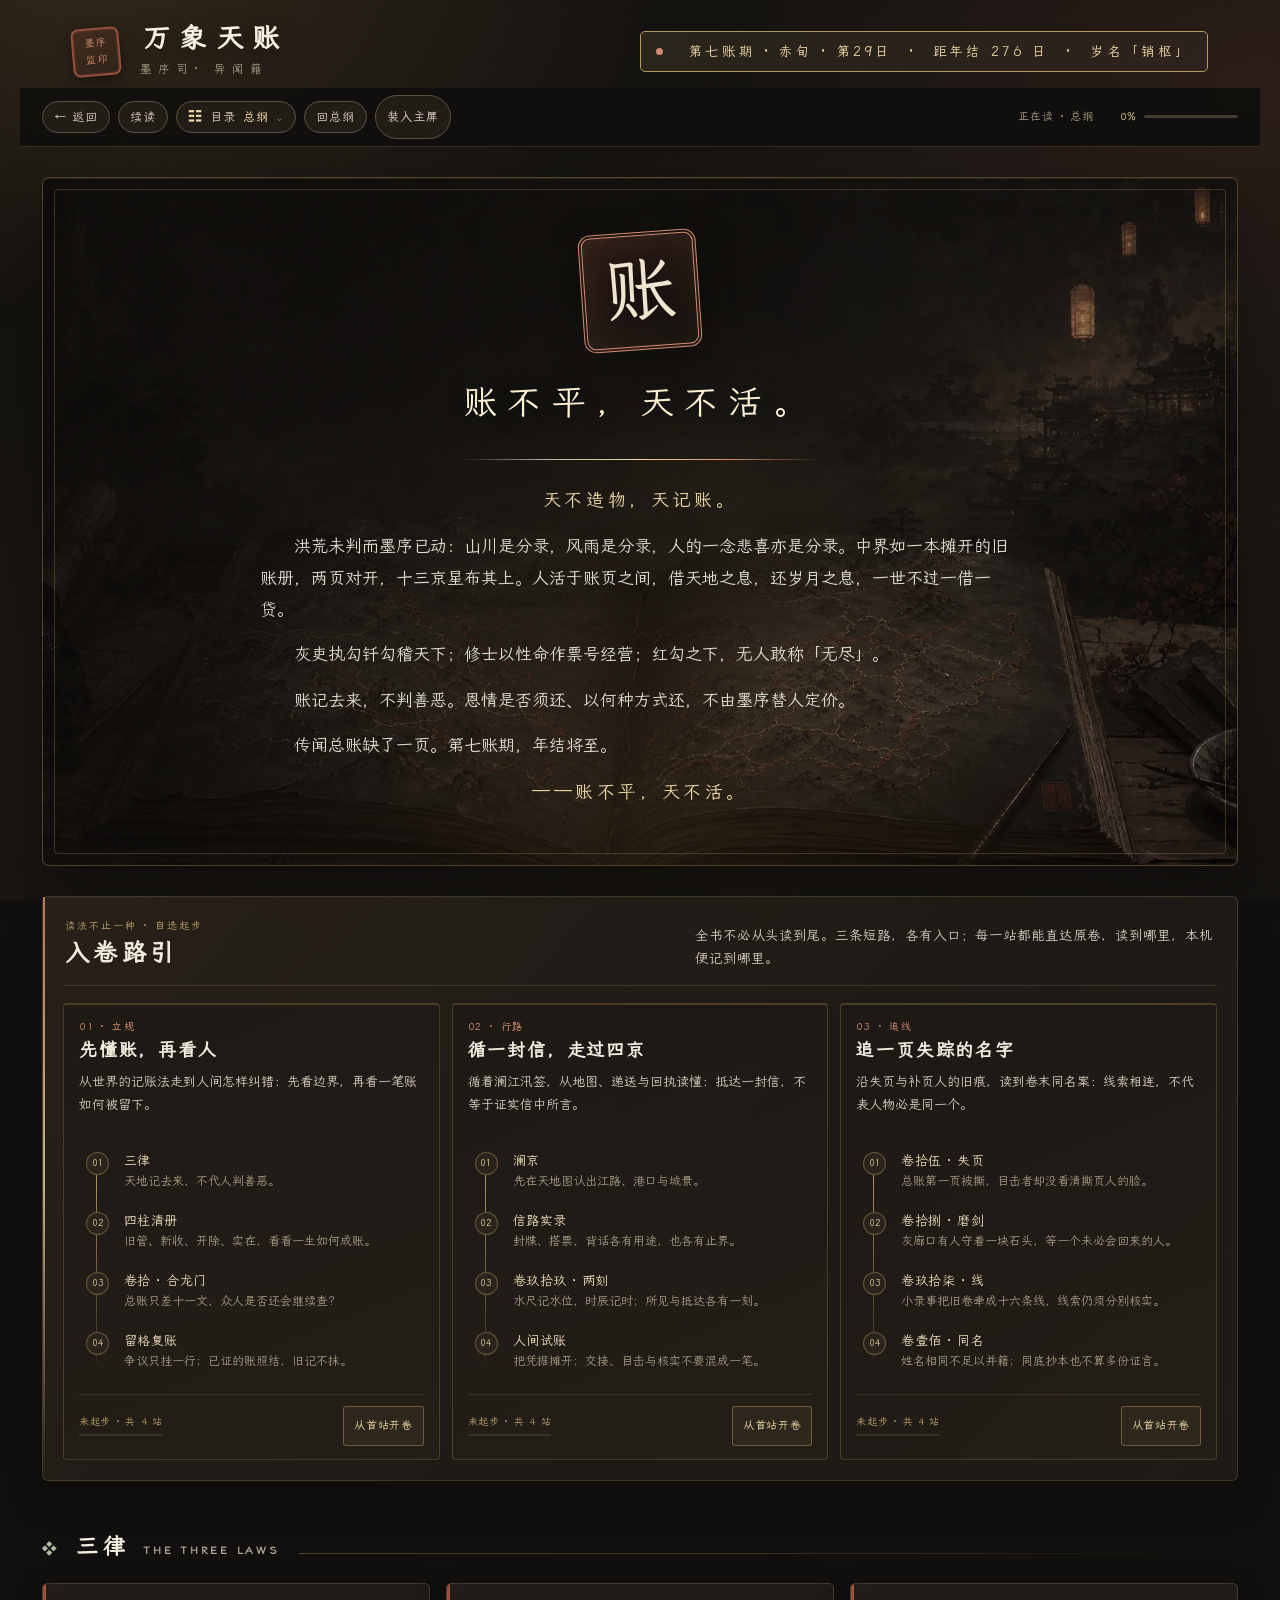
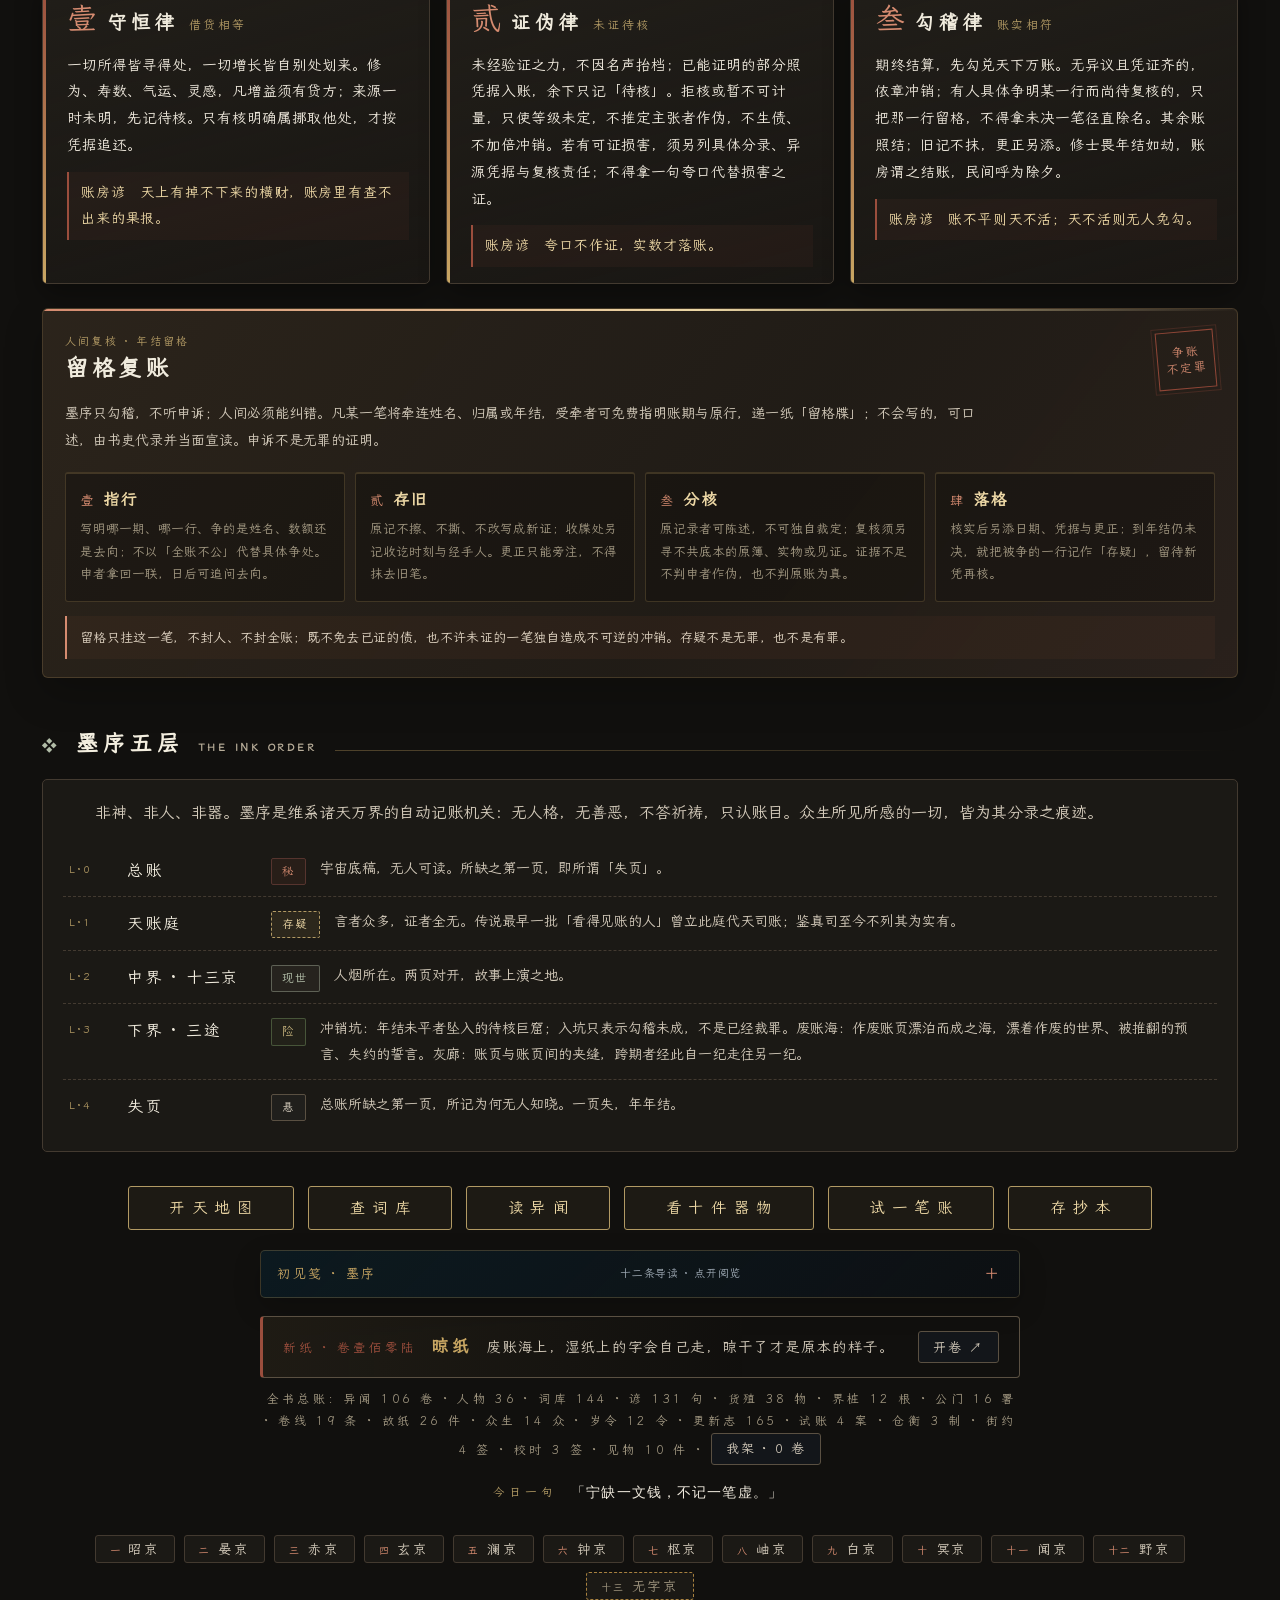
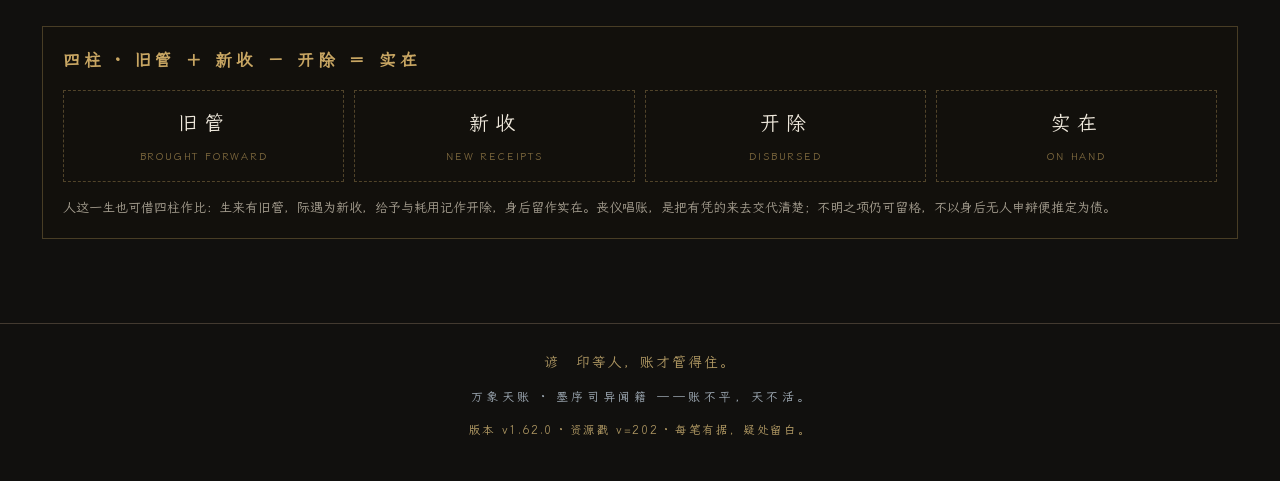
<file: index.html>
<!DOCTYPE html>
<html lang="zh-CN">
<head>
<meta charset="UTF-8">
<meta name="viewport" content="width=device-width, initial-scale=1.0, viewport-fit=cover">
<title>万象天账 · 墨序司异闻籍</title>
<meta name="description" content="原创世界观：天不造物，天记账。中界如摊开的账册，十三京星布其上；墨序执三律，灰吏勾天下，修士以性命作票号。">
<meta name="theme-color" content="#1a1815">
<meta name="apple-mobile-web-app-capable" content="yes">
<meta name="apple-mobile-web-app-status-bar-style" content="black">
<meta name="apple-mobile-web-app-title" content="万象天账">
<link rel="manifest" href="site.webmanifest">
<link rel="apple-touch-icon" sizes="180x180" href="assets/icons/apple-touch-icon.png">
<meta name="color-scheme" content="dark">
<meta property="og:title" content="万象天账 · 墨序司异闻籍">
<meta property="og:description" content="原创世界观：天不造物，天记账。中界如摊开的账册，十三京星布其上；墨序执三律，灰吏勾天下，修士以性命作票号。">
<meta property="og:type" content="website">
<meta property="og:locale" content="zh_CN">
<meta property="og:image" content="assets/ledger-cover.jpg">
<meta property="og:image:type" content="image/jpeg">
<meta property="og:image:width" content="1200">
<meta property="og:image:height" content="630">
<meta property="og:image:alt" content="星河与远山之间摊开的旧账册，纸上以朱线与金点标记十三京和道路。">
<meta name="twitter:card" content="summary_large_image">
<meta name="twitter:title" content="万象天账 · 墨序司异闻籍">
<meta name="twitter:description" content="原创世界观：天不造物，天记账。中界如摊开的账册，十三京星布其上。">
<meta name="twitter:image" content="assets/ledger-cover.jpg">
<meta name="twitter:image:alt" content="星河与远山之间摊开的旧账册，纸上以朱线与金点标记十三京和道路。">
<link rel="icon" href="data:image/svg+xml,%3Csvg xmlns='http://www.w3.org/2000/svg' viewBox='0 0 64 64'%3E%3Crect width='64' height='64' rx='10' fill='%2311100e'/%3E%3Crect x='8' y='8' width='48' height='48' rx='6' fill='none' stroke='%23c0402e' stroke-width='2'/%3E%3Ctext x='32' y='45' font-size='34' text-anchor='middle' fill='%23c8a35a' font-family='serif'%3E%E8%B4%A6%3C/text%3E%3C/svg%3E">
<!-- 自托管霞鹜文楷 Lite：页面无需依赖第三方字体/CDN，离线也能正确显示中文 -->
<link rel="stylesheet" href="assets/fonts/lxgwwenkailite-regular.css">
<link rel="stylesheet" href="assets/style.css?v=202">
</head>
<body>
<a class="skip-link" href="#main">跳至正文</a>
<noscript><div class="nosig">此站全篇依 JS 成册——请开 JavaScript 后入站。<br>本站纯静：离线双击 index.html 亦可读，无需服务器。</div></noscript>
<div class="grain" aria-hidden="true"></div>
<button type="button" id="backToTop" class="back-to-top" aria-label="回到卷首" title="回到卷首"><span aria-hidden="true">↑</span><i>卷首</i></button>

<header class="top">
  <div class="brand">
    <span class="brand-seal" aria-hidden="true"><span>墨序</span><span>监印</span></span>
    <div class="brand-t">
      <h1>万象天账</h1>
      <p>墨序司· 异闻籍</p>
    </div>
  </div>
  <div class="era" id="eraBadge"><i></i>第七账期 · 未结</div>
</header>

<div class="reader-tools" id="readerTools" role="region" aria-label="阅读工具">
  <button type="button" id="readerBack" class="reader-tool" aria-label="返回上一页">← 返回</button>
  <button type="button" id="readerContinue" class="reader-tool" disabled>续读</button>
  <div class="toc-control" id="tocControl">
    <button type="button" id="desktopTocTrigger" class="reader-tool toc-trigger" aria-label="打开篇目目录，当前为总纲" aria-haspopup="true" aria-expanded="false" aria-controls="nav">
      <span aria-hidden="true">☷</span><span>目录</span><span id="desktopTocCurrent">总纲</span><span class="toc-chevron" aria-hidden="true">⌄</span>
    </button>
    <nav class="nav" id="nav" aria-label="篇目目录" aria-hidden="true">
      <button data-goto="home" class="on">总纲</button>
      <button data-goto="map">天地图</button>
      <button data-goto="relay">信路</button>
      <button data-goto="power">力量等级</button>
      <button data-goto="trial">人间试账</button>
      <button data-goto="beings">众生谱</button>
      <button data-goto="characters">人物志</button>
      <button data-goto="network">关系网</button>
      <button data-goto="timeline">历纪</button>
      <button data-goto="suiling">岁令</button>
      <button data-goto="lexicon">词库</button>
      <button data-goto="shiju">拾句</button>
      <button data-goto="find" title="全书检索 · 快捷键 /">索引</button>
      <button data-goto="goods">货殖</button>
      <button data-goto="artifacts">见物</button>
      <button data-goto="life">街巷</button>
      <button data-goto="stakes">界桩</button>
      <button data-goto="organs">公门</button>
      <button data-goto="docs">故纸</button>
      <button data-goto="stories">异闻</button>
      <button data-goto="updates">更新志</button>
    </nav>
  </div>
  <button type="button" class="reader-tool" data-goto="home">回总纲</button>
  <button type="button" id="installAppBtn" class="reader-tool install-app-tool" aria-haspopup="dialog" aria-controls="installDialog" title="添加到主屏幕"><span class="install-label-short">＋ 主屏</span><span class="install-label-long">装入主屏</span></button>
  <span class="reader-position" id="readerPosition">总纲 · 尚未开卷</span>
  <span class="reader-percent" id="readerPercent">0%</span>
  <span class="reader-track" aria-hidden="true"><i id="readerTrackFill"></i></span>
</div>
<div class="mobile-nav" id="mobileNav">
  <button type="button" class="mobile-back" id="mobileBack" aria-label="返回上一页" title="返回上一页">
    <span aria-hidden="true">‹</span>返回
  </button>
  <span class="mobile-nav-label" aria-hidden="true">篇目</span>
  <div class="mobile-picker" id="mobilePicker">
    <button type="button" class="mobile-picker-trigger" id="mobilePageTrigger" aria-label="选择篇目，当前为总纲" aria-haspopup="menu" aria-expanded="false" aria-controls="mobilePagePopover">
      <span class="mobile-page-current" id="mobilePageCurrent">总纲</span>
      <span class="mobile-picker-chevron" aria-hidden="true"></span>
    </button>
    <div class="mobile-page-popover" id="mobilePagePopover" aria-hidden="true">
      <div class="mobile-menu-head">
        <div><strong>篇目目录</strong><span id="mobilePageCount">上下滑动 · 共二十一篇</span></div>
        <button type="button" id="mobileMenuClose" aria-label="关闭篇目目录">×</button>
      </div>
      <div class="mobile-page-menu" id="mobilePageMenu" role="menu" aria-label="选择篇目"></div>
    </div>
  </div>
</div>

<main id="main">

  <!-- ================= 总纲 ================= -->
  <section id="pg-home" class="page on">
    <div class="hero">
      <div class="hero-mark" aria-hidden="true">账</div>
      <h2 class="motto" id="homeMotto"></h2>
      <div class="hero-rule"></div>
      <div class="preamble" id="homePre"></div>
    </div>
    <section class="reading-routes" aria-labelledby="readingRoutesTitle">
      <div class="reading-routes-head">
        <div><span class="reading-routes-kicker">读法不止一种 · 自选起步</span><h3 id="readingRoutesTitle">入卷路引</h3></div>
        <p>全书不必从头读到尾。三条短路，各有入口；每一站都能直达原卷，读到哪里，本机便记到哪里。</p>
      </div>
      <div class="reading-route-grid" id="readingRouteGrid" role="group" aria-label="三条主题阅读路径"></div>
    </section>
    <h3 class="sec-title"><span>三律</span><em>THE THREE LAWS</em></h3>
    <div class="laws" id="laws"></div>
    <section class="review-panel" id="reviewPanel" aria-labelledby="reviewTitle">
      <div class="review-head"><div><span class="review-kicker">人间复核 · 年结留格</span><h3 id="reviewTitle">留格复账</h3></div><span class="review-seal">争账<br>不定罪</span></div>
      <p class="review-intro" id="reviewIntro"></p>
      <ol class="review-flow" id="reviewFlow" aria-label="留格复账四步"></ol>
      <p class="review-boundary" id="reviewBoundary"></p>
    </section>
    <h3 class="sec-title"><span>墨序五层</span><em>THE INK ORDER</em></h3>
    <div class="moxu" id="moxu"></div>
    <div class="entry-btns">
      <button data-goto="map">开天地图</button>
      <button data-goto="lexicon">查词库</button>
      <button data-goto="stories">读异闻</button>
      <button data-goto="artifacts">看十件器物</button>
      <button data-goto="trial">试一笔账</button>
      <button id="bibleBtnHome">存抄本</button>
    </div>
    <details id="firstGuide" class="first-guide">
      <summary class="fg-summary"><span>初见笺 · 墨序</span><span class="fg-summary-note">十二条导读 · 点开阅览</span></summary>
      <p class="fg-line">这个世界，凡有点者皆可点：</p>
      <ul>
        <li>正文里字下点金 → 入词库、入人物志、入京卷宗；</li>
        <li>图上点京、点道、点桩 → 就地开卷宗桩签；</li>
        <li>信路页辨封牒、搭票、背话：回执能证交接，不替来文作真；</li>
        <li>人物卡点开弹出详传；传内另点「看关系网」，画像可全屏细看；</li>
        <li>异闻卷尾三签：岁令、谱、线——点「线」只展这一条线的卷；</li>
        <li>公门与故纸里的卷号 → 直回该桩公案；</li>
        <li>卷首 ★ → 收卷入自家架上（存你本机）；卷目旁「我架」一签，只看收过的。</li>
        <li>人间试账诸案：逐策看贷方、借方与余账，点京名可回天地图。</li>
        <li>货殖页「仓衡三制」：切换丰年、青黄、水患，看三种仓的粮如何过账。</li>
        <li>街巷日用页切换赠、借、共签：对照巷牌原记与止界，不把人情自动记作欠债。</li>
        <li>见物页十件器具各归一域：看它留下什么痕，也看它不能替谁作证。</li>
        <li>更新志页「存抄本」——整部书当场抄成一部抄本带走，不经网络。</li>
      </ul>
      <p class="fg-tip">全书二十一篇，索引二十一源。收讫入站。</p>
    </details>
    <article class="ns-card" id="newestStory" hidden></article>
    <p class="home-tally" id="homeTally"></p>
    <p class="home-today" id="todayLine"></p>
    <div class="city-strip" id="cityStrip" aria-label="十三京星带"></div>
  </section>

  <!-- ================= 天地图================= -->
  <section id="pg-map" class="page">
    <h3 class="sec-title"><span>天地图</span><em>THE WORLD LEDGER</em></h3>
    <p class="lead" id="mapLead"></p>
    <div class="map-flex">
      <div class="map-wrap">
        <svg id="mapSvg" viewBox="0 0 1000 760" role="group" aria-label="可交互中界账图。使用 Tab 浏览京、道路、桥、地标、地物与界桩，按回车查看对应图文卷宗。"></svg>
      </div>
      <aside id="cityDetail" class="city-detail" aria-live="polite"></aside>
    </div>
    <div class="map-legend" id="mapLegend"></div>
    <section class="map-atlas" aria-labelledby="mapAtlasTitle">
      <div class="map-atlas-head">
        <div><span class="map-atlas-kicker">图景先行 · 图不代替实测</span><h4 id="mapAtlasTitle">中界地图图志</h4></div>
        <p>京城、道桥、页外地物、地标与界桩的图景并列收在这里。选一张，即在上方地图卷宗中展开对应设定。</p>
      </div>
      <div class="map-atlas-filters" id="mapAtlasFilters" role="group" aria-label="筛选地图图志类别"></div>
      <p class="map-atlas-count" id="mapAtlasCount" aria-live="polite"></p>
      <div class="map-atlas-grid" id="mapAtlasGrid" role="group" aria-label="选择图景，在地图卷宗中查看"></div>
      <p class="map-atlas-foot">所有图景均为世界意象；不作实测图、方位、道里、边界或案情凭据。相同图景的复用关系会在卷宗图说中明示。</p>
    </section>
  </section>

  <!-- ================= 信路 ================= -->
  <section id="pg-relay" class="page">
    <h3 class="sec-title"><span>信路</span><em>MESSAGES IN MOTION</em></h3>
    <p class="lead" id="relayLead"></p>
    <div class="relay-tabs" id="relayTabs" role="group" aria-label="选择递信方式"></div>
    <div class="relay-panel" id="relayPanel" aria-live="polite"></div>
    <h3 class="sec-title"><span>一封汛签</span><em>THE HAND-TO-HAND ROUTE</em></h3>
    <p class="lead" id="relayCaseLead"></p>
    <div class="relay-case" id="relayCase"></div>
    <p class="relay-after" id="relayAfter"></p>
    <p class="relay-case-link" id="relayCaseLink"></p>
  </section>

  <!-- ================= 关系网================= -->
  <section id="pg-network" class="page">
    <h3 class="sec-title"><span>关系网</span><em>THE DEBT WEB</em></h3>
    <p class="lead" id="networkLead"></p>
    <div class="net-flex">
      <p class="net-scroll-note"><span aria-hidden="true">↔</span>横向滑动，查看整张关系网</p>
      <div class="net-wrap">
        <svg id="netSvg" viewBox="0 0 1000 760" role="group" aria-label="可交互人物关系网。使用 Tab 浏览人物与连线，按回车查看关系。坐标与天地图同格。"></svg>
      </div>
      <aside id="netDetail" class="net-detail" aria-live="polite"></aside>
      <div class="net-legend" id="netLegend"></div>
    </div>
  </section>

  <!-- ================= 力量等级 ================= -->
  <section id="pg-power" class="page">
    <h3 class="sec-title"><span>境界九阶</span><em>NINE LEDGERS</em></h3>
    <p class="lead" id="powerIntro"></p>
    <div class="levels" id="levels"></div>
    <h3 class="sec-title"><span>鉴真五问</span><em>THE FIVE INQUIRIES</em></h3>
    <p class="lead" id="falsifyIntro"></p>
    <div class="falsify" id="falsify"></div>
    <p class="verdict" id="falsifyEnd"></p>
    <h3 class="sec-title"><span>落账判语</span><em>CLAIM CHECKER</em></h3>
    <p class="lead">把主张写上秤，鉴真司按五问核范围：已证处估级，未证处留待；这杆秤称主张，不称人，不因空格追债或冲销。</p>
    <div class="judge">
      <div class="judge-in">
        <input id="judgeInput" type="text" placeholder="例：我一拳能打爆整座城 / 我法力无尽，万法不侵……" aria-label="输入战力宣称">
        <button id="judgeGo">上秤</button>
      </div>
      <div class="judge-samples" id="judgeSamples"></div>
      <div class="judge-out" id="judgeOut" aria-live="polite"><p class="judge-idle">衙前秤闲。写一句，称一称。</p></div>
    </div>
    <h3 class="sec-title"><span>四柱清册</span><em>THE FOUR PILLARS</em></h3>
    <p class="lead" id="fourIntro"></p>
    <div class="four-box" id="fourBox"></div>
  </section>

  <!-- ================= 人间试账 ================= -->
  <section id="pg-trial" class="page">
    <h3 class="sec-title"><span>人间试账</span><em>HUMAN LEDGERS</em></h3>
    <p class="lead" id="trialIntro"></p>
    <p class="trial-note">这里没有无代价的捷径，也没有替你选好的善恶。每一笔都摊开来路、去处与余账；选过之后，仍可改选。</p>
    <div class="trial-grid" id="trialGrid"></div>
  </section>

  <!-- ================= 众生谱================= -->
  <section id="pg-beings" class="page">
    <h3 class="sec-title"><span>众生谱</span><em>BEINGS</em></h3>
    <p class="lead">公门、修士、众生、异物、邪路是编目，不是善恶高下；痕浅、异相或传闻，都不能作过错与债据。点选门类，各看其账。</p>
    <div class="chips" id="beingTabs"></div>
    <div class="being-grid" id="beingGrid"></div>
  </section>

  <!-- ================= 人物志================= -->
  <section id="pg-characters" class="page">
    <h3 class="sec-title"><span>人物志</span><em>CHARACTERS</em></h3>
    <p class="lead" id="charsLead">此册以人为账。凡立传者必有账缝——那是灰吏最爱收的地方。</p>
    <div class="chips" id="charTabs"></div>
    <div class="being-grid" id="charGrid"></div>
  </section>

  <!-- ================= 历纪 ================= -->
  <section id="pg-timeline" class="page">
    <h3 class="sec-title"><span>历纪</span><em>ERAS</em></h3>
    <p class="lead unit" id="tlUnit"></p>
    <div class="tl" id="tlList"></div>
    <h3 class="sec-title"><span>三签校时</span><em>OBSERVATION · CLOCK · STAR</em></h3>
    <p class="lead" id="observatoryLead"></p>
    <div class="observatory-feature" id="observatoryFeature">
      <figure class="observatory-figure">
        <img src="assets/three-seal-observatory.webp" alt="原创三签台校时构想图：左侧照影环、中央星球仪、右侧平水漏与小钟铃分别示意三类读数，并非一具统一总钟。" width="1536" height="1024" loading="lazy" decoding="async">
        <figcaption>三签台校时机理合绘 · 非统一总钟</figcaption>
      </figure>
      <div class="observatory-reader">
        <p class="observatory-motto" id="observatoryMotto"></p>
        <div class="chips observatory-tabs" id="observatoryTabs" role="group" aria-label="查看三种观时签"></div>
        <article class="observatory-panel" id="observatoryPanel" aria-live="polite"></article>
      </div>
    </div>
    <div class="observatory-rules" id="observatoryRules"></div>
    <div class="observatory-case" id="observatoryCase">
      <div class="observatory-case-head">
        <div><span class="daily-kicker">案牍对读 · 卷玖拾玖《两刻》</span><h4 id="observatoryCaseTitle"></h4></div>
        <span class="observatory-case-place" id="observatoryCasePlace"></span>
      </div>
      <p class="observatory-case-intro" id="observatoryCaseIntro"></p>
      <div class="chips observatory-case-steps" id="observatoryCaseSteps" role="group" aria-label="选择汛情时序记录"></div>
      <article class="observatory-case-panel" id="observatoryCasePanel" aria-live="polite"></article>
      <p class="observatory-conclusion" id="observatoryConclusion"></p>
      <button class="office-link observatory-volume-link" id="observatoryVolumeLink" type="button"></button>
    </div>
    <p class="observatory-boundary" id="observatoryBoundary"></p>
    <p class="observatory-source" id="observatorySource"></p>
    <h3 class="sec-title"><span>甲子账牌</span><em>THE SIXTY TALLIES</em></h3>
    <p class="lead" id="jiaziLead"></p>
    <div class="jiazi-box" id="jiaziBox"></div>
  </section>

  <!-- ================= 岁令 ================= -->
  <section id="pg-suiling" class="page">
    <h3 class="sec-title"><span>岁令</span><em>THE YEAR'S ORDERS</em></h3>
    <p class="lead" id="suilingLead"></p>
    <p class="pre" id="suilingPre"></p>
    <div class="suiling-grid" id="suilingGrid"></div>
    <p class="tail-note" id="suilingTail"></p>

  </section>

  <!-- ================= 词库 ================= -->
  <section id="pg-lexicon" class="page">
    <h3 class="sec-title"><span>词库</span><em>LEXICON</em></h3>
    <div class="lex-tools">
      <input id="lexSearch" type="search" placeholder="搜：账 / 金沟 / 勾钎 / 失页 / 除夜钟……" aria-label="搜索词条">
      <div class="chips" id="lexChips"></div>
    </div>
    <p class="count" id="lexCount"></p>
    <div class="lex-list" id="lexList"></div>
  </section>

  <!-- ================= 拾句 ================= -->
  <section id="pg-shiju" class="page">
    <h3 class="sec-title"><span>拾句</span><em>INK &amp; GOLD</em></h3>
    <p class="lead" id="shijuLead"></p>
    <p class="pre" id="shijuPre"></p>
    <h3 class="sec-title"><span>账房谚</span><em>KEEPER SAYINGS</em></h3>
    <div id="shijuSay"></div>
    <h3 class="sec-title"><span>京谚</span><em>CITY SAYINGS</em></h3>
    <p class="lead">十三京，一京一句。点一句，进那座城的卷宗。</p>
    <div class="shiju-city" id="shijuCity"></div>
    <h3 class="sec-title"><span>岁令</span><em>THE YEAR'S ORDERS</em></h3>
    <div id="shijuSuiling"></div>
    <h3 class="sec-title"><span>卷尾</span><em>STORY TAILS</em></h3>
    <div id="shijuTails"></div>
  </section>

  <!-- ================= 索引 ================= -->
  <section id="pg-find" class="page">
    <h3 class="sec-title"><span>索引</span><em>THE INDEX</em></h3>
    <p class="lead" id="findLead"></p>
    <div class="find-tools">
      <input id="findSearch" type="search" placeholder="搜：灶君 / 失页 / 晏京；空格可并列检索" aria-label="全书检索" autocomplete="off">
      <button class="chip find-clear" id="findClear" type="button" aria-label="清空检索">清空</button>
    </div>
    <div class="find-quick" id="findQuick" aria-label="试试这些检索词"></div>
    <div class="chips find-sources" id="findSources" role="group" aria-label="按卷宗来源筛选"></div>
    <p class="count" id="findStats"></p>
    <p class="count" id="findCount" aria-live="polite"></p>
    <div class="find-list" id="findList" aria-live="polite"></div>
    <button class="chip find-more" id="findMore" type="button" hidden>再展四十笔</button>
  </section>

  <!-- ================= 货殖 ================= -->
  <section id="pg-goods" class="page">
    <h3 class="sec-title"><span>货殖</span><em>GOODS OF THE LEDGER</em></h3>
    <p class="lead" id="goodsLead"></p>
    <div class="chips" id="goodsTabs"></div>
    <div class="being-grid" id="goodsGrid"></div>
    <h3 class="sec-title"><span>仓衡三制</span><em>THE GRAIN LEDGERS</em></h3>
    <p class="lead" id="granaryIntro"></p>
    <div class="chips granary-modes" id="granaryModes" role="group" aria-label="选择仓务情境"></div>
    <div class="granary-panel" id="granaryPanel" aria-live="polite"></div>
    <div class="granary-stores" id="granaryStores"></div>
  </section>

  <!-- ================= 见物 ================= -->
  <section id="pg-artifacts" class="page">
    <h3 class="sec-title"><span>见物</span><em>TEN THINGS, TEN LIMITS</em></h3>
    <p class="lead artifact-intro" id="artifactLead"></p>
    <blockquote class="artifact-principle" id="artifactPrinciple"></blockquote>
    <div class="artifact-grid" id="artifactGrid" role="region" aria-label="十件原创世界观器物"></div>
  </section>

  <!-- ================= 界桩志================= -->
  <section id="pg-life" class="page">
    <h3 class="sec-title"><span>人间日用</span><em>LIFE BETWEEN LEDGERS</em></h3>
    <p class="lead" id="lifeLead"></p>
    <div class="daily-scene" id="dailyScene"></div>
    <h3 class="sec-title"><span>巷约诸签</span><em>GIFT · LOAN · COMMON WORK · HELD</em></h3>
    <p class="lead daily-lead">把送出的、暂借的、合力做的分开写；记下事实，不替任何人把人情改成债。</p>
    <div class="chips daily-tabs" id="dailyTabs" role="group" aria-label="选择巷约样式"></div>
    <div class="daily-panel" id="dailyPanel" aria-live="polite"></div>
    <p class="daily-note" id="dailyNote"></p>
  </section>

  <section id="pg-stakes" class="page">
    <h3 class="sec-title"><span>界桩志</span><em>STAKES AT THE EDGE</em></h3>
    <p class="lead" id="stakeLead"></p>
    <div class="chips" id="stakeTabs"></div>
    <div class="being-grid" id="stakeList"></div>
  </section>

  <!-- ================= 公门表 ================= -->
  <section id="pg-organs" class="page">
    <h3 class="sec-title"><span>公门表</span><em>THE OFFICES</em></h3>
    <p class="lead" id="organLead"></p>
    <div class="being-grid" id="organGrid"></div>
  </section>

  <!-- ================= 故纸 ================= -->
  <section id="pg-docs" class="page">
    <h3 class="sec-title"><span>故纸</span><em>OLD PAPERS</em></h3>
    <p class="lead" id="docLead"></p>
    <div class="being-grid" id="docGrid"></div>
  </section>

  <!-- ================= 异闻 ================= -->
  <section id="pg-stories" class="page">
    <h3 class="sec-title"><span id="storiesTitle">异闻</span><em>WANDER STORIES</em></h3>
    <p class="lead" id="storyLead"></p>
    <div class="chips" id="arcChips" aria-label="按异闻卷线筛选"></div>
    <p class="count" id="arcTip"></p>
    <div class="chips" id="storyTools"></div>
    <div class="story-list" id="storyList"></div>
  </section>

  <!-- ================= 更新志================= -->
  <section id="pg-updates" class="page">
    <h3 class="sec-title"><span>更新志</span><em>LOG</em></h3>
    <p class="chips"><button class="chip" id="bibleBtn" title="浏览器本地生成，不经过网络">存抄本 · 把整部书抄成一部可带走的抄本</button></p>
    <p class="lead">此簿按版归档：首档开着，余档皆合——点一张版本牌，展一版账。</p>
    <div id="updList"></div>
    <h3 class="sec-title"><span>溯源簿</span><em>WHAT INSPIRED WHAT</em></h3>
    <div class="trace" id="traceList"></div>
    <p class="note" id="traceNote"></p>
  </section>

</main>

<dialog id="characterDialog" class="character-dialog" aria-labelledby="characterDialogTitle">
  <button type="button" id="characterDialogClose" class="dialog-close" aria-label="关闭人物详传">×</button>
  <div id="characterDialogContent"></div>
</dialog>
<dialog id="portraitDialog" class="portrait-dialog" aria-label="人物画像全屏查看">
  <button type="button" id="portraitDialogClose" class="dialog-close" aria-label="关闭画像">×</button>
  <figure><img id="portraitViewerImage" alt=""><figcaption id="portraitViewerCaption"></figcaption></figure>
</dialog>
<dialog id="installDialog" class="install-dialog" aria-labelledby="installDialogTitle">
  <div class="install-dialog-head">
    <img src="assets/icons/app-192.png" alt="" width="54" height="54">
    <div><p>万象天账 · 便携开卷</p><h2 id="installDialogTitle">把这册书放在主屏</h2></div>
    <button type="button" id="installDialogClose" aria-label="关闭安装说明">×</button>
  </div>
  <p class="install-dialog-intro">从主屏打开，便如一册独立应用；首次联网后，本册也可离线阅读。</p>
  <ol id="installSteps" class="install-steps"></ol>
  <p class="install-dialog-note" id="installDialogNote">添加后，点新图标即可开卷。阅读位置保存在本机。</p>
  <button type="button" id="installDialogDone" class="install-done">知道了</button>
</dialog>

<footer class="foot">
  <p class="ticker" id="ticker" aria-live="off"></p>
  <p class="footline">万象天账 · 墨序司异闻籍 ——账不平，天不活。</p>
  <p class="ver">版本 v1.62.0 · 资源戳 v=202 · 每笔有据，疑处留白。</p>
</footer>

<script src="data/core.js?v=202"></script>
<script src="data/cities.js?v=202"></script>
<script src="data/places.js?v=202"></script>
<script src="data/beings.js?v=202"></script>
<script src="data/timeline.js?v=202"></script>
<script src="data/suiling.js?v=202"></script>
<script src="data/organs.js?v=202"></script>
<script src="data/arcs.js?v=202"></script>
<script src="data/docs.js?v=202"></script>
<script src="data/lexicon.js?v=202"></script>
  <script src="data/sayings.js?v=202"></script>
  <script src="data/goods.js?v=202"></script>
  <script src="data/stakes.js?v=202"></script>
<script src="data/stories.js?v=202"></script>
<script src="data/characters.js?v=202"></script>
<script src="data/relations.js?v=202"></script>
<script src="data/updates.js?v=202"></script>
<script src="data/trials.js?v=202"></script>
<script src="data/granaries.js?v=202"></script>
<script src="data/relay.js?v=202"></script>
<script src="data/daily.js?v=202"></script>
<script src="data/observatory.js?v=202"></script>
<script src="data/artifacts.js?v=202"></script>
<script src="assets/app.js?v=202"></script>
</body>
</html>
</file>
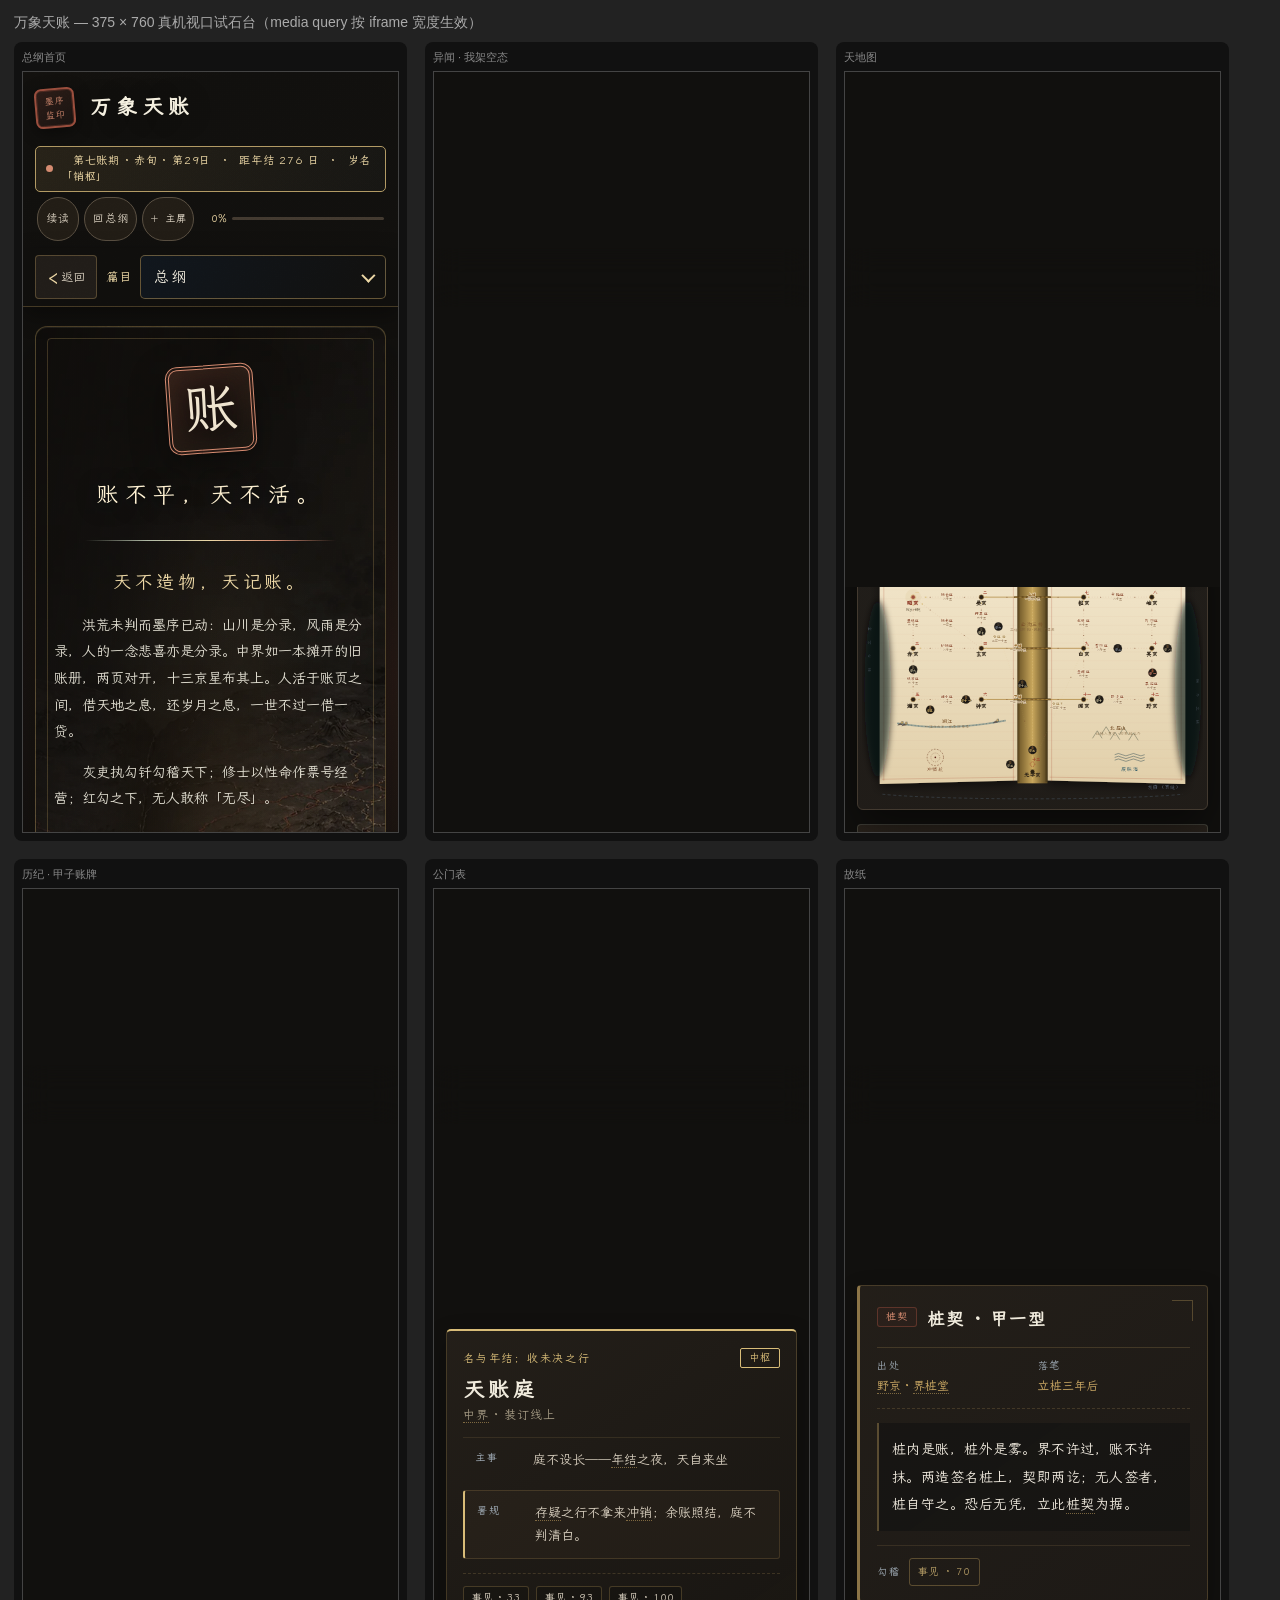
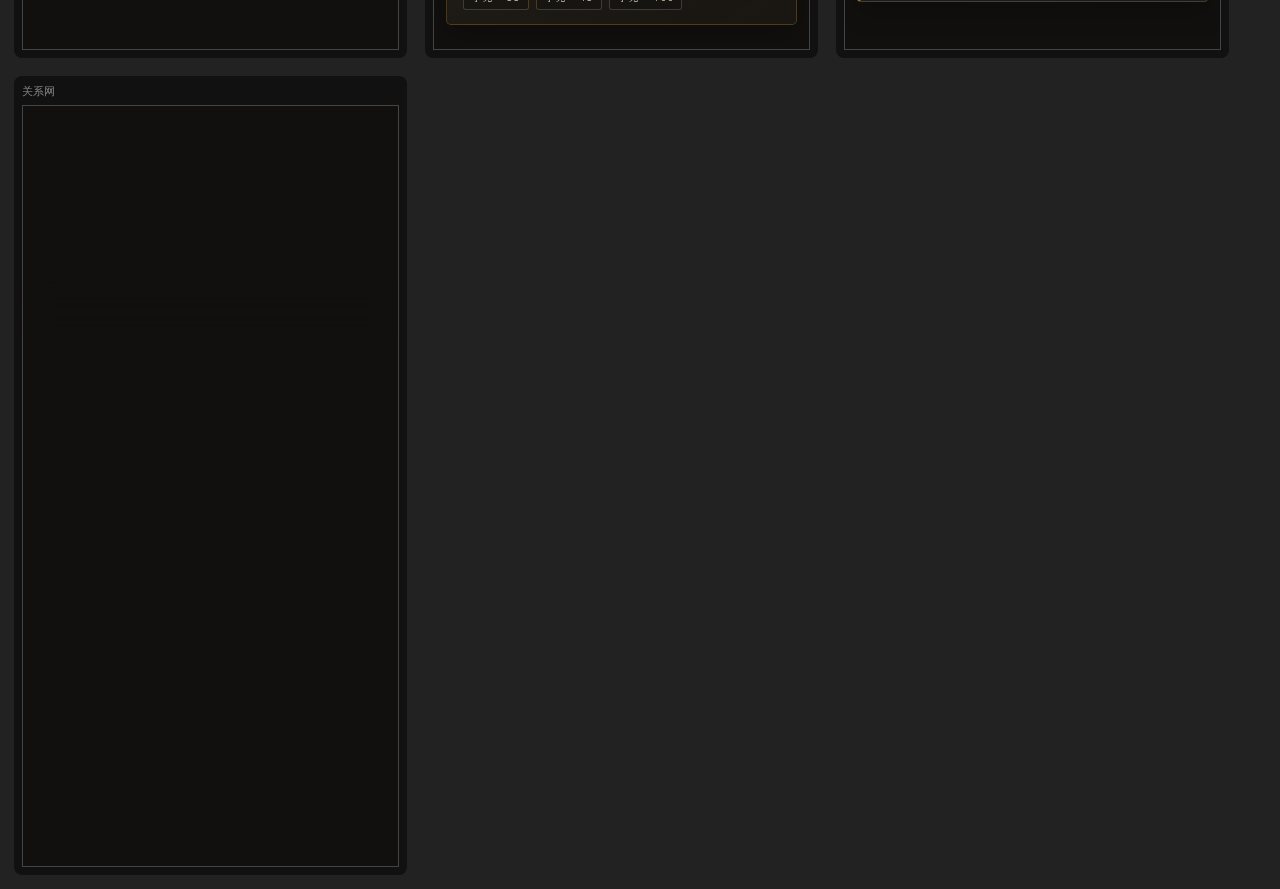
<file: previews/_试石台_375.html>
<!DOCTYPE html>
<html lang="zh-CN">
<head>
<meta charset="UTF-8">
<title>万象天账 · 375px 真机试石台</title>
<style>
  body{margin:0;background:#222;font-family:sans-serif;color:#aaa;padding:14px}
  h1{font-size:14px;font-weight:400;margin:0 0 10px}
  .frame-row{display:flex;gap:18px;align-items:flex-start;flex-wrap:wrap}
  .cell{background:#111;padding:8px;border-radius:8px}
  .cell b{display:block;font-size:11px;color:#888;margin-bottom:6px;font-weight:400}
  iframe{width:375px;height:760px;border:1px solid #444;background:#0b0e12;display:block}
</style>
</head>
<body>
  <h1>万象天账 — 375 × 760 真机视口试石台（media query 按 iframe 宽度生效）</h1>
  <div class="frame-row">
    <div class="cell"><b>总纲首页</b><iframe src="../index.html?m1#home"></iframe></div>
    <div class="cell"><b>异闻 · 我架空态</b><iframe src="../index.html?m2#stories"></iframe></div>
    <div class="cell"><b>天地图</b><iframe src="../index.html?m3#map"></iframe></div>
  </div>
  <div class="frame-row" style="margin-top:18px">
    <div class="cell"><b>历纪 · 甲子账牌</b><iframe src="../index.html?m4#timeline"></iframe></div>
    <div class="cell"><b>公门表</b><iframe src="../index.html?m5#organs"></iframe></div>
    <div class="cell"><b>故纸</b><iframe src="../index.html?m6#docs"></iframe></div>
    <div class="cell"><b>关系网</b><iframe src="../index.html?m7#network"></iframe></div>
  </div>
</body>
</html>
</file>
<file: assets/fonts/lxgwwenkailite-regular.css>
/* LXGW WenKai Lite [4] */
@font-face {
  font-family: 'LXGW WenKai Lite';
  font-style: normal;
  font-weight: 400;
  font-display: swap;
  src: url('./files/lxgwwenkailite-regular-subset-4.woff2') format('woff2');
  unicode-range: U+1f1e9-1f1f5, U+1f1f7-1f1ff, U+1f21a, U+1f232, U+1f234-1f237, U+1f250-1f251, U+1f300, U+1f302-1f308, U+1f30a-1f311, U+1f315, U+1f319-1f320, U+1f324, U+1f327, U+1f32a, U+1f32c-1f32d, U+1f330-1f357, U+1f359-1f37e
}
/* LXGW WenKai Lite [5] */
@font-face {
  font-family: 'LXGW WenKai Lite';
  font-style: normal;
  font-weight: 400;
  font-display: swap;
  src: url('./files/lxgwwenkailite-regular-subset-5.woff2') format('woff2');
  unicode-range: U+fee3, U+fef3, U+ff03-ff04, U+ff07, U+ff0a, U+ff17-ff19, U+ff1c-ff1d, U+ff20-ff3a, U+ff3c, U+ff3e-ff5b, U+ff5d, U+ff61-ff65, U+ff67-ff6a, U+ff6c, U+ff6f-ff78, U+ff7a-ff7d, U+ff80-ff84, U+ff86, U+ff89-ff8e, U+ff92, U+ff97-ff9b, U+ff9d-ff9f, U+ffe0-ffe4, U+ffe6, U+ffe9, U+ffeb, U+ffed, U+fffc, U+1f004, U+1f170-1f171, U+1f192-1f195, U+1f198-1f19a, U+1f1e6-1f1e8
}
/* LXGW WenKai Lite [6] */
@font-face {
  font-family: 'LXGW WenKai Lite';
  font-style: normal;
  font-weight: 400;
  font-display: swap;
  src: url('./files/lxgwwenkailite-regular-subset-6.woff2') format('woff2');
  unicode-range: U+f0a7, U+f0b2, U+f0b7, U+f0c9, U+f0d8, U+f0da, U+f0dc-f0dd, U+f0e0, U+f0e6, U+f0eb, U+f0fc, U+f101, U+f104-f105, U+f107, U+f10b, U+f11b, U+f14b, U+f18a, U+f193, U+f1d6-f1d7, U+f244, U+f27a, U+f296, U+f2ae, U+f471, U+f4b3, U+f610-f611, U+f880-f881, U+f8ec, U+f8f5, U+f8ff, U+f901, U+f90a, U+f92c-f92d, U+f934, U+f937, U+f941, U+f965, U+f967, U+f969, U+f96b, U+f96f, U+f974, U+f978-f979, U+f97e, U+f981, U+f98a, U+f98e, U+f997, U+f99c, U+f9b2, U+f9b5, U+f9ba, U+f9be, U+f9ca, U+f9d0-f9d1, U+f9dd, U+f9e0-f9e1, U+f9e4, U+f9f7, U+fa00-fa01, U+fa08, U+fa0a, U+fa11, U+fb01-fb02, U+fdfc, U+fe0e, U+fe30-fe31, U+fe33-fe44, U+fe49-fe52, U+fe54-fe57, U+fe59-fe66, U+fe68-fe6b, U+fe8e, U+fe92-fe93, U+feae, U+feb8, U+fecb-fecc, U+fee0
}
/* LXGW WenKai Lite [21] */
@font-face {
  font-family: 'LXGW WenKai Lite';
  font-style: normal;
  font-weight: 400;
  font-display: swap;
  src: url('./files/lxgwwenkailite-regular-subset-21.woff2') format('woff2');
  unicode-range: U+9f3d-9f3e, U+9f41, U+9f4a-9f4b, U+9f51-9f52, U+9f61-9f63, U+9f66-9f67, U+9f80-9f81, U+9f83, U+9f85-9f8d, U+9f90-9f91, U+9f94-9f96, U+9f98, U+9f9b-9f9c, U+9f9e, U+9fa0, U+9fa2, U+9ff4, U+a001, U+a007, U+a025, U+a046-a047, U+a057, U+a072, U+a078-a079, U+a083, U+a085, U+a100, U+a118, U+a132, U+a134, U+a1f4, U+a242, U+a4a6, U+a4aa, U+a4b0-a4b1, U+a4b3, U+a9c1-a9c2, U+ac00-ac01, U+ac04, U+ac08, U+ac10-ac11, U+ac13-ac16, U+ac19, U+ac1c-ac1d, U+ac24, U+ac70-ac71, U+ac74, U+ac77-ac78, U+ac80-ac81, U+ac83, U+ac8c, U+ac90, U+ac9f-aca0, U+aca8-aca9, U+acac, U+acb0, U+acbd, U+acc1, U+acc4, U+ace0-ace1, U+ace4, U+ace8, U+acf3, U+acf5, U+acfc-acfd, U+ad00, U+ad0c, U+ad11, U+ad1c, U+ad34, U+ad50, U+ad64, U+ad6c, U+ad70, U+ad74, U+ad7f, U+ad81, U+ad8c, U+adc0, U+adc8, U+addc, U+ade0, U+adf8-adf9, U+adfc, U+ae00, U+ae08-ae09, U+ae0b, U+ae30, U+ae34, U+ae38, U+ae40, U+ae4a, U+ae4c, U+ae54, U+ae68, U+aebc, U+aed8, U+af2c-af2d, U+af34
}
/* LXGW WenKai Lite [22] */
@font-face {
  font-family: 'LXGW WenKai Lite';
  font-style: normal;
  font-weight: 400;
  font-display: swap;
  src: url('./files/lxgwwenkailite-regular-subset-22.woff2') format('woff2');
  unicode-range: U+9dfa, U+9e0a, U+9e11, U+9e1a, U+9e1e, U+9e20, U+9e22, U+9e28-9e2c, U+9e2e-9e33, U+9e35-9e3b, U+9e3e, U+9e40-9e44, U+9e46-9e4e, U+9e51, U+9e53, U+9e55-9e58, U+9e5a-9e5c, U+9e5e-9e63, U+9e66-9e6e, U+9e71, U+9e73, U+9e75, U+9e78-9e79, U+9e7c-9e7e, U+9e82, U+9e86-9e88, U+9e8b-9e8c, U+9e90-9e91, U+9e93, U+9e95, U+9e97, U+9e9d, U+9ea4-9ea5, U+9ea9-9eaa, U+9eb4-9eb5, U+9eb8-9eba, U+9ebc-9ebf, U+9ec3, U+9ec9, U+9ecd, U+9ed0, U+9ed2-9ed3, U+9ed5-9ed6, U+9ed9, U+9edc-9edd, U+9edf-9ee0, U+9ee2, U+9ee5, U+9ee7-9eea, U+9eef, U+9ef1, U+9ef3-9ef4, U+9ef6, U+9ef9, U+9efb-9efc, U+9efe, U+9f0b, U+9f0d, U+9f10, U+9f14, U+9f17, U+9f19, U+9f22, U+9f29, U+9f2c, U+9f2f, U+9f31, U+9f37, U+9f39
}
/* LXGW WenKai Lite [23] */
@font-face {
  font-family: 'LXGW WenKai Lite';
  font-style: normal;
  font-weight: 400;
  font-display: swap;
  src: url('./files/lxgwwenkailite-regular-subset-23.woff2') format('woff2');
  unicode-range: U+9c3b, U+9c40, U+9c47-9c49, U+9c53, U+9c57, U+9c64, U+9c72, U+9c77-9c78, U+9c7b, U+9c7f-9c80, U+9c82-9c83, U+9c85-9c8c, U+9c8e-9c92, U+9c94-9c9b, U+9c9e-9ca3, U+9ca5-9ca7, U+9ca9, U+9cab, U+9cad-9cae, U+9cb1-9cb7, U+9cb9-9cbd, U+9cbf-9cc0, U+9cc3, U+9cc5-9cc7, U+9cc9-9cd1, U+9cd3-9cda, U+9cdc-9cdd, U+9cdf, U+9ce1-9ce3, U+9ce5, U+9ce9, U+9cee-9cef, U+9cf3-9cf4, U+9cf6, U+9cfc-9cfd, U+9d02, U+9d08-9d09, U+9d12, U+9d1b, U+9d1e, U+9d26, U+9d28, U+9d37, U+9d3b, U+9d3f, U+9d51, U+9d59, U+9d5c-9d5d, U+9d5f-9d61, U+9d6c, U+9d70, U+9d72, U+9d7a, U+9d7e, U+9d84, U+9d89, U+9d8f, U+9d92, U+9daf, U+9db4, U+9db8, U+9dbc, U+9dc4, U+9dc7, U+9dc9, U+9dd7, U+9ddf, U+9df2, U+9df9
}
/* LXGW WenKai Lite [24] */
@font-face {
  font-family: 'LXGW WenKai Lite';
  font-style: normal;
  font-weight: 400;
  font-display: swap;
  src: url('./files/lxgwwenkailite-regular-subset-24.woff2') format('woff2');
  unicode-range: U+9a5f, U+9a62, U+9a65, U+9a69, U+9a6b, U+9a6e, U+9a75, U+9a77-9a7a, U+9a7d, U+9a80, U+9a83, U+9a85, U+9a87-9a8a, U+9a8d-9a8e, U+9a90, U+9a92-9a93, U+9a95-9a96, U+9a98-9a99, U+9a9b-9aa2, U+9aa5, U+9aa7, U+9aaf-9ab1, U+9ab5-9ab6, U+9ab9-9aba, U+9abc, U+9ac0-9ac4, U+9ac8, U+9acb-9acc, U+9ace-9acf, U+9ad1-9ad2, U+9ad9, U+9adf, U+9ae1, U+9ae3, U+9aea-9aeb, U+9aed-9aef, U+9af4, U+9af9, U+9afb, U+9b03-9b04, U+9b06, U+9b08, U+9b0d, U+9b0f-9b10, U+9b13, U+9b18, U+9b1a, U+9b1f, U+9b22-9b23, U+9b25, U+9b27-9b28, U+9b2a, U+9b2f, U+9b31-9b32, U+9b3b, U+9b43, U+9b46-9b49, U+9b4d-9b4e, U+9b51, U+9b56, U+9b58, U+9b5a, U+9b5c, U+9b5f, U+9b61-9b62, U+9b6f, U+9b77, U+9b80, U+9b88, U+9b8b, U+9b8e, U+9b91, U+9b9f-9ba0, U+9ba8, U+9baa-9bab, U+9bad-9bae, U+9bb0-9bb1, U+9bb8, U+9bc9-9bca, U+9bd3, U+9bd6, U+9bdb, U+9be8, U+9bf0-9bf1, U+9c02, U+9c10, U+9c15, U+9c24, U+9c2d, U+9c32, U+9c39
}
/* LXGW WenKai Lite [25] */
@font-face {
  font-family: 'LXGW WenKai Lite';
  font-style: normal;
  font-weight: 400;
  font-display: swap;
  src: url('./files/lxgwwenkailite-regular-subset-25.woff2') format('woff2');
  unicode-range: U+98c8, U+98cf-98d6, U+98da-98db, U+98dd, U+98e1-98e2, U+98e7-98ea, U+98ec, U+98ee-98ef, U+98f2, U+98f4, U+98fc-98fe, U+9903, U+9905, U+9908, U+990a, U+990c-990d, U+9913-9914, U+9918, U+991a-991b, U+991e, U+9921, U+9928, U+992c, U+992e, U+9935, U+9938-9939, U+993d-993e, U+9945, U+994b-994c, U+9951-9952, U+9954-9955, U+9957, U+995e, U+9963, U+9966-9969, U+996b-996c, U+996f, U+9974-9975, U+9977-9979, U+997d-997e, U+9980-9981, U+9983-9984, U+9987, U+998a-998b, U+998d-9991, U+9993-9995, U+9997-9998, U+99a5, U+99ab-99ae, U+99b1, U+99b3-99b4, U+99bc, U+99bf, U+99c1, U+99c3-99c6, U+99cc, U+99d0, U+99d2, U+99d5, U+99db, U+99dd, U+99e1, U+99ed, U+99f1, U+99ff, U+9a01, U+9a03-9a04, U+9a0e-9a0f, U+9a11-9a13, U+9a19, U+9a1b, U+9a28, U+9a2b, U+9a30, U+9a32, U+9a37, U+9a40, U+9a45, U+9a4a, U+9a4d-9a4e, U+9a52, U+9a55, U+9a57, U+9a5a-9a5b
}
/* LXGW WenKai Lite [26] */
@font-face {
  font-family: 'LXGW WenKai Lite';
  font-style: normal;
  font-weight: 400;
  font-display: swap;
  src: url('./files/lxgwwenkailite-regular-subset-26.woff2') format('woff2');
  unicode-range: U+972a, U+972d, U+9730, U+973d, U+9742, U+9744, U+9748-9749, U+9750-9751, U+975a-975c, U+9763, U+9765-9766, U+976c-976d, U+9773, U+9776, U+977a, U+977c, U+9784-9785, U+978e-978f, U+9791-9792, U+9794-9795, U+9798, U+979a, U+979e, U+97a3, U+97a5-97a6, U+97a8, U+97ab-97ac, U+97ae-97af, U+97b2, U+97b4, U+97c6, U+97cb-97cc, U+97d3, U+97d8, U+97dc, U+97e1, U+97ea-97eb, U+97ee, U+97fb, U+97fe-97ff, U+9801-9803, U+9805-9806, U+9808, U+980c, U+9810-9814, U+9817-9818, U+981e, U+9820-9821, U+9824, U+9828, U+982b-982d, U+9830, U+9834, U+9838-9839, U+983c, U+9846, U+984d-984f, U+9851-9852, U+9854-9855, U+9857-9858, U+985a-985b, U+9862-9863, U+9865, U+9867, U+986b, U+986f-9871, U+9877-9878, U+987c, U+9880, U+9883, U+9885, U+9889, U+988b-988f, U+9893-9895, U+9899-989b, U+989e-989f, U+98a1-98a2, U+98a5-98a7, U+98a9, U+98af, U+98b1, U+98b6, U+98ba, U+98be, U+98c3-98c4, U+98c6-98c7
}
/* LXGW WenKai Lite [27] */
@font-face {
  font-family: 'LXGW WenKai Lite';
  font-style: normal;
  font-weight: 400;
  font-display: swap;
  src: url('./files/lxgwwenkailite-regular-subset-27.woff2') format('woff2');
  unicode-range: U+95b9-95ca, U+95cc-95cd, U+95d4-95d6, U+95d8, U+95e1-95e2, U+95e9, U+95f0-95f1, U+95f3, U+95f6, U+95fc, U+95fe-95ff, U+9602-9604, U+9606-960d, U+960f, U+9611-9613, U+9615-9617, U+9619-961b, U+961d, U+9621, U+9628, U+962f, U+963c-963e, U+9641-9642, U+9649, U+9654, U+965b-965f, U+9661, U+9663, U+9665, U+9667-9668, U+966c, U+9670, U+9672-9674, U+9678, U+967a, U+967d, U+9682, U+9685, U+9688, U+968a, U+968d-968e, U+9695, U+9697-9698, U+969e, U+96a0, U+96a3-96a4, U+96a8, U+96aa, U+96b0-96b1, U+96b3-96b4, U+96b7-96b9, U+96bb-96bd, U+96c9, U+96cb, U+96ce, U+96d1-96d2, U+96d6, U+96d9, U+96db-96dc, U+96de, U+96e0, U+96e3, U+96e9, U+96eb, U+96f0-96f2, U+96f9, U+96ff, U+9701-9702, U+9705, U+9708, U+970a, U+970e-970f, U+9711, U+9719, U+9727
}
/* LXGW WenKai Lite [28] */
@font-face {
  font-family: 'LXGW WenKai Lite';
  font-style: normal;
  font-weight: 400;
  font-display: swap;
  src: url('./files/lxgwwenkailite-regular-subset-28.woff2') format('woff2');
  unicode-range: U+94e7-94ec, U+94ee-94f1, U+94f3, U+94f5, U+94f7, U+94f9, U+94fb-94fd, U+94ff, U+9503-9504, U+9506-9507, U+9509-950a, U+950d-950f, U+9511-9518, U+951a-9520, U+9522, U+9528-952d, U+9530-953a, U+953c-953f, U+9543-9546, U+9548-9550, U+9552-9555, U+9557-955b, U+955d-9568, U+956a-956d, U+9570-9574, U+9583, U+9586, U+9589, U+958e-958f, U+9591-9592, U+9594, U+9598-9599, U+959e-95a0, U+95a2-95a6, U+95a8-95b2, U+95b4, U+95b8
}
/* LXGW WenKai Lite [29] */
@font-face {
  font-family: 'LXGW WenKai Lite';
  font-style: normal;
  font-weight: 400;
  font-display: swap;
  src: url('./files/lxgwwenkailite-regular-subset-29.woff2') format('woff2');
  unicode-range: U+9410-941a, U+941c-942b, U+942d-942e, U+9432-9433, U+9435, U+9438, U+943a, U+943e, U+9444, U+944a, U+9451-9452, U+945a, U+9462-9463, U+9465, U+9470-9487, U+948a-9492, U+9494-9498, U+949a, U+949c-949d, U+94a1, U+94a3-94a4, U+94a8, U+94aa-94ad, U+94af, U+94b2, U+94b4-94ba, U+94bc-94c0, U+94c4, U+94c6-94db, U+94de-94e6
}
/* LXGW WenKai Lite [30] */
@font-face {
  font-family: 'LXGW WenKai Lite';
  font-style: normal;
  font-weight: 400;
  font-display: swap;
  src: url('./files/lxgwwenkailite-regular-subset-30.woff2') format('woff2');
  unicode-range: U+92b7, U+92b9, U+92c1, U+92c5-92c6, U+92c8, U+92cc, U+92d0, U+92d2, U+92e4, U+92ea, U+92ec-92ed, U+92f0, U+92f3, U+92f8, U+92fc, U+9304, U+9306, U+9310, U+9312, U+9315, U+9318, U+931a, U+931e, U+9320-9322, U+9324, U+9326-9329, U+932b-932c, U+932f, U+9331-9332, U+9335-9336, U+933e, U+9340-9341, U+934a-9360, U+9362-9363, U+9365-936b, U+936e, U+9375, U+937e, U+9382, U+938a, U+938c, U+938f, U+9393-9394, U+9396-9397, U+939a, U+93a2, U+93a7, U+93ac-93cd, U+93d0-93d1, U+93d6-93d8, U+93de-93df, U+93e1-93e2, U+93e4, U+93f8, U+93fb, U+93fd, U+940e-940f
}
/* LXGW WenKai Lite [31] */
@font-face {
  font-family: 'LXGW WenKai Lite';
  font-style: normal;
  font-weight: 400;
  font-display: swap;
  src: url('./files/lxgwwenkailite-regular-subset-31.woff2') format('woff2');
  unicode-range: U+914c, U+914e-9150, U+9154, U+9157, U+915a, U+915d-915e, U+9161-9164, U+9169, U+9170, U+9172, U+9174, U+9179-917a, U+917d-917e, U+9182-9183, U+9185, U+918c-918d, U+9190-9191, U+919a, U+919c, U+91a1-91a4, U+91a8, U+91aa-91af, U+91b4-91b5, U+91b8, U+91ba, U+91be, U+91c0-91c1, U+91c6, U+91c8, U+91cb, U+91d0, U+91d2, U+91d7-91d8, U+91dd, U+91e3, U+91e6-91e7, U+91ed, U+91f0, U+91f5, U+91f9, U+9200, U+9205, U+9207-920a, U+920d-920e, U+9210, U+9214-9215, U+921c, U+921e, U+9221, U+9223-9227, U+9229-922a, U+922d, U+9234-9235, U+9237, U+9239-923a, U+923c-9240, U+9244-9246, U+9249, U+924e-924f, U+9251, U+9253, U+9257, U+925b, U+925e, U+9262, U+9264-9266, U+9268, U+926c, U+926f, U+9271, U+927b, U+927e, U+9280, U+9283, U+9285-928a, U+928e, U+9291, U+9293, U+9296, U+9298, U+929c-929d, U+92a8, U+92ab-92ae, U+92b3, U+92b6
}
/* LXGW WenKai Lite [32] */
@font-face {
  font-family: 'LXGW WenKai Lite';
  font-style: normal;
  font-weight: 400;
  font-display: swap;
  src: url('./files/lxgwwenkailite-regular-subset-32.woff2') format('woff2');
  unicode-range: U+8fe2-8fe5, U+8fe8-8fe9, U+8fee, U+8ff3-8ff4, U+8ff8, U+8ffa, U+9004, U+900b, U+9011, U+9015-9016, U+901e, U+9021, U+9026, U+902d, U+902f, U+9031, U+9035-9036, U+9039-903a, U+9041, U+9044-9046, U+904a, U+904f-9052, U+9054-9055, U+9058-9059, U+905b-905e, U+9060-9062, U+9068-9069, U+906f, U+9072, U+9074, U+9076-907a, U+907c-907d, U+9081, U+9083, U+9085, U+9087-908b, U+908f, U+9095, U+9097, U+9099-909b, U+909d, U+90a0-90a1, U+90a8-90a9, U+90ac, U+90b0, U+90b2-90b4, U+90b6, U+90b8, U+90ba, U+90bd-90be, U+90c3-90c5, U+90c7-90c8, U+90cf-90d0, U+90d3, U+90d5, U+90d7, U+90da-90dc, U+90de, U+90e2, U+90e4, U+90e6-90e7, U+90ea-90eb, U+90ef, U+90f4-90f5, U+90f7, U+90fe-9100, U+9104, U+9109, U+910c, U+9112, U+9114-9115, U+9118, U+911c, U+911e, U+9120, U+9122-9123, U+9127, U+912d, U+912f-9132, U+9139-913a, U+9143, U+9146, U+9149-914a
}
/* LXGW WenKai Lite [33] */
@font-face {
  font-family: 'LXGW WenKai Lite';
  font-style: normal;
  font-weight: 400;
  font-display: swap;
  src: url('./files/lxgwwenkailite-regular-subset-33.woff2') format('woff2');
  unicode-range: U+8e2d-8e31, U+8e34-8e35, U+8e39-8e3a, U+8e3d, U+8e40-8e42, U+8e47, U+8e49-8e4b, U+8e50-8e53, U+8e59-8e5a, U+8e5f-8e60, U+8e64, U+8e69, U+8e6c, U+8e70, U+8e74, U+8e76, U+8e7a-8e7c, U+8e7f, U+8e84-8e85, U+8e87, U+8e89, U+8e8b, U+8e8d, U+8e8f-8e90, U+8e94, U+8e99, U+8e9c, U+8e9e, U+8eaa, U+8eac, U+8eb0, U+8eb6, U+8ec0, U+8ec6, U+8eca-8ece, U+8ed2, U+8eda, U+8edf, U+8ee2, U+8eeb, U+8ef8, U+8efb-8efe, U+8f03, U+8f09, U+8f0b, U+8f12-8f15, U+8f1b, U+8f1d, U+8f1f, U+8f29-8f2a, U+8f2f, U+8f36, U+8f38, U+8f3b, U+8f3e-8f3f, U+8f44-8f45, U+8f49, U+8f4d-8f4e, U+8f5f, U+8f6b, U+8f6d, U+8f71-8f73, U+8f75-8f76, U+8f78-8f7a, U+8f7c, U+8f7e, U+8f81-8f82, U+8f84, U+8f87, U+8f8a-8f8b, U+8f8d-8f8f, U+8f94-8f95, U+8f97-8f9a, U+8fa6, U+8fad-8faf, U+8fb2, U+8fb5-8fb7, U+8fba-8fbc, U+8fbf, U+8fc2, U+8fcb, U+8fcd, U+8fd3, U+8fd5, U+8fd7, U+8fda
}
/* LXGW WenKai Lite [34] */
@font-face {
  font-family: 'LXGW WenKai Lite';
  font-style: normal;
  font-weight: 400;
  font-display: swap;
  src: url('./files/lxgwwenkailite-regular-subset-34.woff2') format('woff2');
  unicode-range: U+8caf-8cb0, U+8cb3-8cb4, U+8cb6-8cb9, U+8cbb-8cbd, U+8cbf-8cc4, U+8cc7-8cc8, U+8cca, U+8ccd, U+8cd1, U+8cd3, U+8cdb-8cdc, U+8cde, U+8ce0, U+8ce2-8ce4, U+8ce6-8ce8, U+8cea, U+8ced, U+8cf4, U+8cf8, U+8cfa, U+8cfc-8cfd, U+8d04-8d05, U+8d07-8d08, U+8d0a, U+8d0d, U+8d0f, U+8d13-8d14, U+8d16, U+8d1b, U+8d20, U+8d2e, U+8d30, U+8d32-8d33, U+8d36, U+8d3b, U+8d3d, U+8d40, U+8d42-8d43, U+8d45-8d46, U+8d48-8d4a, U+8d4d, U+8d51, U+8d53, U+8d55, U+8d59, U+8d5c-8d5d, U+8d5f, U+8d61, U+8d66-8d67, U+8d6a, U+8d6d, U+8d71, U+8d73, U+8d84, U+8d90-8d91, U+8d94-8d95, U+8d99, U+8da8, U+8daf, U+8db1, U+8db5, U+8db8, U+8dba, U+8dbc, U+8dbf, U+8dc2, U+8dc4, U+8dc6, U+8dcb, U+8dce-8dcf, U+8dd6-8dd7, U+8dda-8ddb, U+8dde, U+8de1, U+8de3-8de4, U+8de9, U+8deb-8dec, U+8df0-8df1, U+8df6-8dfd, U+8e05, U+8e07, U+8e09-8e0a, U+8e0c, U+8e0e, U+8e10, U+8e14, U+8e1d-8e1f, U+8e23, U+8e26, U+8e2b-8e2c
}
/* LXGW WenKai Lite [35] */
@font-face {
  font-family: 'LXGW WenKai Lite';
  font-style: normal;
  font-weight: 400;
  font-display: swap;
  src: url('./files/lxgwwenkailite-regular-subset-35.woff2') format('woff2');
  unicode-range: U+8b5e, U+8b60, U+8b6c, U+8b6f-8b70, U+8b72, U+8b74, U+8b77, U+8b7d, U+8b80, U+8b83, U+8b8a, U+8b8c, U+8b90, U+8b93, U+8b99-8b9a, U+8ba0, U+8ba3, U+8ba5-8ba7, U+8baa-8bac, U+8bb3-8bb5, U+8bb7, U+8bb9, U+8bc2-8bc3, U+8bc5, U+8bcb-8bcc, U+8bce-8bd0, U+8bd2-8bd4, U+8bd6, U+8bd8-8bd9, U+8bdc, U+8bdf, U+8be3-8be4, U+8be7-8be9, U+8beb-8bec, U+8bee, U+8bf0, U+8bf2-8bf3, U+8bf6, U+8bf9, U+8bfc-8bfd, U+8bff-8c00, U+8c02, U+8c04, U+8c06-8c07, U+8c0c, U+8c0f, U+8c11-8c12, U+8c14-8c1b, U+8c1d-8c21, U+8c24-8c25, U+8c27, U+8c2a-8c2c, U+8c2e-8c30, U+8c32-8c36, U+8c3f, U+8c47-8c4c, U+8c4e-8c50, U+8c54-8c56, U+8c62, U+8c68, U+8c6c, U+8c73, U+8c78, U+8c7a, U+8c82, U+8c85, U+8c89-8c8a, U+8c8d-8c8e, U+8c90, U+8c93-8c94, U+8c98, U+8c9d-8c9e, U+8ca0-8ca2, U+8ca7-8cac
}
/* LXGW WenKai Lite [36] */
@font-face {
  font-family: 'LXGW WenKai Lite';
  font-style: normal;
  font-weight: 400;
  font-display: swap;
  src: url('./files/lxgwwenkailite-regular-subset-36.woff2') format('woff2');
  unicode-range: U+8a02-8a03, U+8a07-8a0a, U+8a0e-8a0f, U+8a13, U+8a15-8a18, U+8a1a-8a1b, U+8a1d, U+8a1f, U+8a22-8a23, U+8a25, U+8a2b, U+8a2d, U+8a31, U+8a33-8a34, U+8a36-8a38, U+8a3a, U+8a3c, U+8a3e, U+8a40-8a41, U+8a46, U+8a48, U+8a50, U+8a52, U+8a54-8a55, U+8a58, U+8a5b, U+8a5d-8a63, U+8a66, U+8a69-8a6b, U+8a6d-8a6e, U+8a70, U+8a72-8a73, U+8a7a, U+8a85, U+8a87, U+8a8a, U+8a8c-8a8d, U+8a90-8a92, U+8a95, U+8a98, U+8aa0-8aa1, U+8aa3-8aa6, U+8aa8-8aa9, U+8aac-8aae, U+8ab0, U+8ab2, U+8ab8-8ab9, U+8abc, U+8abe-8abf, U+8ac7, U+8acf, U+8ad2, U+8ad6-8ad7, U+8adb-8adc, U+8adf, U+8ae1, U+8ae6-8ae8, U+8aeb, U+8aed-8aee, U+8af1, U+8af3-8af4, U+8af7-8af8, U+8afa, U+8afe, U+8b00-8b02, U+8b07, U+8b0a, U+8b0c, U+8b0e, U+8b10, U+8b17, U+8b19, U+8b1b, U+8b1d, U+8b20-8b21, U+8b26, U+8b28, U+8b2c, U+8b33, U+8b39, U+8b3e-8b3f, U+8b41, U+8b45, U+8b49, U+8b4c, U+8b4f, U+8b57-8b58, U+8b5a, U+8b5c
}
/* LXGW WenKai Lite [37] */
@font-face {
  font-family: 'LXGW WenKai Lite';
  font-style: normal;
  font-weight: 400;
  font-display: swap;
  src: url('./files/lxgwwenkailite-regular-subset-37.woff2') format('woff2');
  unicode-range: U+8869-886a, U+886e-886f, U+8872, U+8879, U+887d-887f, U+8882, U+8884-8886, U+8888, U+888f, U+8892-8893, U+889b, U+88a2, U+88a4, U+88a6, U+88a8, U+88aa, U+88ae, U+88b1, U+88b4, U+88b7, U+88bc, U+88c0, U+88c6-88c9, U+88ce-88cf, U+88d1-88d3, U+88d8, U+88db-88dd, U+88df, U+88e1-88e3, U+88e5, U+88e8, U+88ec, U+88f0-88f1, U+88f3-88f4, U+88fc-88fe, U+8900, U+8902, U+8906-8907, U+8909-890c, U+8912-8915, U+8918-891b, U+8921, U+8925, U+892b, U+8930, U+8932, U+8934, U+8936, U+893b, U+893d, U+8941, U+894c, U+8955-8956, U+8959, U+895c, U+895e-8960, U+8966, U+896a, U+896c, U+896f-8970, U+8972, U+897b, U+897e, U+8980, U+8983, U+8985, U+8987-8988, U+898c, U+898f, U+8993, U+8997, U+899a, U+89a1, U+89a7, U+89a9-89aa, U+89b2-89b3, U+89b7, U+89c0, U+89c7, U+89ca-89cc, U+89ce-89d1, U+89d6, U+89da, U+89dc, U+89de, U+89e5, U+89e7, U+89eb, U+89ef, U+89f1, U+89f3-89f4, U+89f8, U+89ff, U+8a01
}
/* LXGW WenKai Lite [38] */
@font-face {
  font-family: 'LXGW WenKai Lite';
  font-style: normal;
  font-weight: 400;
  font-display: swap;
  src: url('./files/lxgwwenkailite-regular-subset-38.woff2') format('woff2');
  unicode-range: U+86e4, U+86e6, U+86e9, U+86ed, U+86ef-86f4, U+86f8-86f9, U+86fb, U+86fe, U+8703, U+8706-870a, U+870d, U+8711-8713, U+871a, U+871e, U+8722-8723, U+8725, U+8729, U+872e, U+8731, U+8734, U+8737, U+873a-873b, U+873e-8740, U+8742, U+8747-8748, U+8753, U+8755, U+8757-8758, U+875d, U+875f, U+8762-8766, U+8768, U+876e, U+8770, U+8772, U+8775, U+8778, U+877b-877e, U+8782, U+8785, U+8788, U+878b, U+8793, U+8797, U+879a, U+879e-87a0, U+87a2-87a3, U+87a8, U+87ab-87ad, U+87af, U+87b3, U+87b5, U+87bd, U+87c0, U+87c4, U+87c6, U+87ca-87cb, U+87d1-87d2, U+87db-87dc, U+87de, U+87e0, U+87e5, U+87ea, U+87ec, U+87ee, U+87f2-87f3, U+87fb, U+87fd-87fe, U+8802-8803, U+8805, U+880a-880b, U+880d, U+8813-8816, U+8819, U+881b, U+881f, U+8821, U+8823, U+8831-8832, U+8835-8836, U+8839, U+883b-883c, U+8844, U+8846, U+884a, U+884e, U+8852-8853, U+8855, U+8859, U+885b, U+885d-885e, U+8862, U+8864
}
/* LXGW WenKai Lite [39] */
@font-face {
  font-family: 'LXGW WenKai Lite';
  font-style: normal;
  font-weight: 400;
  font-display: swap;
  src: url('./files/lxgwwenkailite-regular-subset-39.woff2') format('woff2');
  unicode-range: U+8532, U+8534-8535, U+8538-853a, U+853c, U+8543, U+8545, U+8548, U+854e, U+8553, U+8556-8557, U+8559, U+855e, U+8561, U+8564-8565, U+8568-856a, U+856d, U+856f-8570, U+8572, U+8576, U+8579-857b, U+8580, U+8585-8586, U+8588, U+858a, U+858f, U+8591, U+8594, U+8599, U+859c, U+85a2, U+85a4, U+85a6, U+85a8-85a9, U+85ab-85ac, U+85ae, U+85b7-85b9, U+85be, U+85c1, U+85c7, U+85cd, U+85d0, U+85d3, U+85d5, U+85dc-85dd, U+85df-85e0, U+85e5-85e6, U+85e8-85ea, U+85f4, U+85f9, U+85fe-85ff, U+8602, U+8605-8607, U+860a-860b, U+8616, U+8618, U+861a, U+8627, U+8629, U+862d, U+8638, U+863c, U+863f, U+864d, U+864f, U+8652-8655, U+865b-865c, U+865f, U+8662, U+8667, U+866c, U+866e, U+8671, U+8675, U+867a-867c, U+867f, U+868b, U+868d, U+8693, U+869c-869d, U+86a1, U+86a3-86a4, U+86a7-86a9, U+86ac, U+86af-86b1, U+86b4-86b6, U+86ba, U+86c0, U+86c4, U+86c6, U+86c9-86ca, U+86cd-86d1, U+86d4, U+86d8, U+86de-86df
}
/* LXGW WenKai Lite [40] */
@font-face {
  font-family: 'LXGW WenKai Lite';
  font-style: normal;
  font-weight: 400;
  font-display: swap;
  src: url('./files/lxgwwenkailite-regular-subset-40.woff2') format('woff2');
  unicode-range: U+83b4, U+83b6, U+83b8, U+83ba, U+83bc-83bd, U+83bf-83c0, U+83c2, U+83c5, U+83c8-83c9, U+83cb, U+83d1, U+83d3-83d6, U+83d8, U+83db, U+83dd, U+83df, U+83e1, U+83e5, U+83ea-83eb, U+83f0, U+83f4, U+83f8-83f9, U+83fb, U+83fd, U+83ff, U+8401, U+8406, U+840a-840b, U+840f, U+8411, U+8418, U+841c, U+8420, U+8422-8424, U+8426, U+8429, U+842c, U+8438-8439, U+843b-843c, U+843f, U+8446-8447, U+8449, U+844e, U+8451-8452, U+8456, U+8459-845a, U+845c, U+8462, U+8466, U+846d, U+846f-8470, U+8473, U+8476-8478, U+847a, U+847d, U+8484-8485, U+8487, U+8489, U+848c, U+848e, U+8490, U+8493-8494, U+8497, U+849b, U+849e-849f, U+84a1, U+84a5, U+84a8, U+84af, U+84b4, U+84b9-84bf, U+84c1-84c2, U+84c5-84c7, U+84ca-84cb, U+84cd, U+84d0-84d1, U+84d3, U+84d6, U+84df-84e0, U+84e2-84e3, U+84e5-84e7, U+84ee, U+84f3, U+84f6, U+84fa, U+84fc, U+84ff-8500, U+850c, U+8511, U+8514-8515, U+8517-8518, U+851f, U+8523, U+8525-8526, U+8529, U+852b, U+852d
}
/* LXGW WenKai Lite [41] */
@font-face {
  font-family: 'LXGW WenKai Lite';
  font-style: normal;
  font-weight: 400;
  font-display: swap;
  src: url('./files/lxgwwenkailite-regular-subset-41.woff2') format('woff2');
  unicode-range: U+82a9-82ab, U+82ae, U+82b0, U+82b2, U+82b4-82b6, U+82bc, U+82be, U+82c0-82c2, U+82c4-82c8, U+82ca-82cc, U+82ce, U+82d0, U+82d2-82d3, U+82d5-82d6, U+82d8-82d9, U+82dc-82de, U+82e0-82e4, U+82e7, U+82e9-82eb, U+82ed-82ee, U+82f3-82f4, U+82f7-82f8, U+82fa-8301, U+8306-8308, U+830c-830d, U+830f, U+8311, U+8313-8315, U+8318, U+831a-831b, U+831d, U+8324, U+8327, U+832a, U+832c-832d, U+832f, U+8331-8334, U+833a-833c, U+8340, U+8343-8345, U+8347-8348, U+834a, U+834c, U+834f, U+8351, U+8356, U+8358-835c, U+835e, U+8360, U+8364-8366, U+8368-836a, U+836c-836e, U+8373, U+8378, U+837b-837d, U+837f-8380, U+8382, U+8388, U+838a-838b, U+8392, U+8394, U+8396, U+8398-8399, U+839b-839c, U+83a0, U+83a2-83a3, U+83a8-83aa, U+83ae-83b0, U+83b3
}
/* LXGW WenKai Lite [42] */
@font-face {
  font-family: 'LXGW WenKai Lite';
  font-style: normal;
  font-weight: 400;
  font-display: swap;
  src: url('./files/lxgwwenkailite-regular-subset-42.woff2') format('woff2');
  unicode-range: U+814d-814e, U+8151, U+8153, U+8158-815a, U+815e, U+8160, U+8166-8169, U+816b, U+816d, U+8171, U+8173-8174, U+8178, U+817c-817d, U+8182, U+8188, U+8191, U+8198-819b, U+81a0, U+81a3, U+81a5-81a6, U+81a9, U+81b6, U+81ba-81bb, U+81bd, U+81bf, U+81c1, U+81c3, U+81c6, U+81c9-81ca, U+81cc-81cd, U+81d1, U+81d3-81d4, U+81d8, U+81db-81dc, U+81de-81df, U+81e5, U+81e7-81e9, U+81eb-81ec, U+81ee-81ef, U+81f5, U+81f8, U+81fa, U+81fc, U+81fe, U+8200-8202, U+8204, U+8208-820a, U+820e-8210, U+8216-8218, U+821b-821c, U+8221-8224, U+8226-8228, U+822b, U+822d, U+822f, U+8232-8234, U+8237-8238, U+823a-823b, U+823e, U+8244, U+8249, U+824b, U+824f, U+8259-825a, U+825f, U+8266, U+8268, U+826e, U+8271, U+8276-8279, U+827d, U+827f, U+8283-8284, U+8288-828a, U+828d-8291, U+8293-8294, U+8296-8298, U+829f-82a1, U+82a3-82a4, U+82a7-82a8
}
/* LXGW WenKai Lite [43] */
@font-face {
  font-family: 'LXGW WenKai Lite';
  font-style: normal;
  font-weight: 400;
  font-display: swap;
  src: url('./files/lxgwwenkailite-regular-subset-43.woff2') format('woff2');
  unicode-range: U+7ffa, U+7ffe, U+8004, U+8006, U+800b, U+800e, U+8011-8012, U+8014, U+8016, U+8018-8019, U+801c, U+801e, U+8026-802a, U+8031, U+8034-8035, U+8037, U+8043, U+804b, U+804d, U+8052, U+8056, U+8059, U+805e, U+8061, U+8068-8069, U+806e-8074, U+8076-8078, U+807c-8080, U+8082, U+8084-8085, U+8088, U+808f, U+8093, U+809c, U+809f, U+80ab, U+80ad-80ae, U+80b1, U+80b6-80b8, U+80bc-80bd, U+80c2, U+80c4, U+80ca, U+80cd, U+80d1, U+80d4, U+80d7, U+80d9-80db, U+80dd, U+80e0, U+80e4-80e5, U+80e7-80ed, U+80ef-80f1, U+80f3-80f4, U+80fc, U+8101, U+8104-8105, U+8107-8108, U+810c-810e, U+8112-8115, U+8117-8119, U+811b-811f, U+8121-8130, U+8132-8134, U+8137, U+8139, U+813f-8140, U+8142, U+8146, U+8148
}
/* LXGW WenKai Lite [44] */
@font-face {
  font-family: 'LXGW WenKai Lite';
  font-style: normal;
  font-weight: 400;
  font-display: swap;
  src: url('./files/lxgwwenkailite-regular-subset-44.woff2') format('woff2');
  unicode-range: U+7ed7, U+7edb, U+7ee0-7ee2, U+7ee5-7ee6, U+7ee8, U+7eeb, U+7ef0-7ef2, U+7ef6, U+7efa-7efb, U+7efe, U+7f01-7f04, U+7f08, U+7f0a-7f12, U+7f17, U+7f19, U+7f1b-7f1c, U+7f1f, U+7f21-7f23, U+7f25-7f28, U+7f2a-7f33, U+7f35-7f37, U+7f3d, U+7f42, U+7f44-7f45, U+7f4c-7f4d, U+7f52, U+7f54, U+7f58-7f59, U+7f5d, U+7f5f-7f61, U+7f63, U+7f65, U+7f68, U+7f70-7f71, U+7f73-7f75, U+7f77, U+7f79, U+7f7d-7f7e, U+7f85-7f86, U+7f88-7f89, U+7f8b-7f8c, U+7f90-7f91, U+7f94-7f96, U+7f98-7f9b, U+7f9d, U+7f9f, U+7fa3, U+7fa7-7fa9, U+7fac-7fb2, U+7fb4, U+7fb6, U+7fb8, U+7fbc, U+7fbf-7fc0, U+7fc3, U+7fca, U+7fcc, U+7fce, U+7fd2, U+7fd5, U+7fd9-7fdb, U+7fdf, U+7fe3, U+7fe5-7fe7, U+7fe9, U+7feb-7fec, U+7fee-7fef, U+7ff1, U+7ff3-7ff4, U+7ff9
}
/* LXGW WenKai Lite [45] */
@font-face {
  font-family: 'LXGW WenKai Lite';
  font-style: normal;
  font-weight: 400;
  font-display: swap;
  src: url('./files/lxgwwenkailite-regular-subset-45.woff2') format('woff2');
  unicode-range: U+7dc4, U+7dc7-7dc8, U+7dca-7dcd, U+7dcf, U+7dd1-7dd2, U+7dd4, U+7dd6-7dd8, U+7dda-7de0, U+7de2-7de6, U+7de8-7ded, U+7def, U+7df1-7df5, U+7df7, U+7df9, U+7dfb-7dfc, U+7dfe-7e02, U+7e04, U+7e08-7e0b, U+7e12, U+7e1b, U+7e1e, U+7e20, U+7e22-7e23, U+7e26, U+7e29, U+7e2b, U+7e2e-7e2f, U+7e31, U+7e37, U+7e39-7e3e, U+7e40, U+7e43-7e44, U+7e46-7e47, U+7e4a-7e4b, U+7e4d-7e4e, U+7e51, U+7e54-7e56, U+7e58-7e5b, U+7e5d-7e5e, U+7e61, U+7e66-7e67, U+7e69-7e6b, U+7e6d, U+7e70, U+7e73, U+7e77, U+7e79, U+7e7b-7e7d, U+7e81-7e82, U+7e8c-7e8d, U+7e8f, U+7e92-7e94, U+7e96, U+7e98, U+7e9a-7e9c, U+7e9e-7e9f, U+7ea1, U+7ea3, U+7ea5, U+7ea8-7ea9, U+7eab, U+7ead-7eae, U+7eb0, U+7ebb, U+7ebe, U+7ec0-7ec2, U+7ec9, U+7ecb-7ecc, U+7ed0, U+7ed4
}
/* LXGW WenKai Lite [46] */
@font-face {
  font-family: 'LXGW WenKai Lite';
  font-style: normal;
  font-weight: 400;
  font-display: swap;
  src: url('./files/lxgwwenkailite-regular-subset-46.woff2') format('woff2');
  unicode-range: U+7ccc-7ccd, U+7cd7, U+7cdc, U+7cde, U+7ce0, U+7ce4-7ce5, U+7ce7-7ce8, U+7cec, U+7cf0, U+7cf5-7cf9, U+7cfc, U+7cfe, U+7d00, U+7d04-7d0b, U+7d0d, U+7d10-7d14, U+7d17-7d19, U+7d1b-7d1f, U+7d21, U+7d24-7d26, U+7d28-7d2a, U+7d2c-7d2e, U+7d30-7d31, U+7d33, U+7d35-7d36, U+7d38-7d3a, U+7d40, U+7d42-7d44, U+7d46, U+7d4b-7d4c, U+7d4f, U+7d51, U+7d54-7d56, U+7d58, U+7d5b-7d5c, U+7d5e, U+7d61-7d63, U+7d66, U+7d68, U+7d6a-7d6c, U+7d6f, U+7d71-7d73, U+7d75-7d77, U+7d79-7d7a, U+7d7e, U+7d81, U+7d84-7d8b, U+7d8d, U+7d8f, U+7d91, U+7d94, U+7d96, U+7d98-7d9a, U+7d9c-7da0, U+7da2, U+7da6, U+7daa-7db1, U+7db4-7db8, U+7dba-7dbf, U+7dc1
}
/* LXGW WenKai Lite [47] */
@font-face {
  font-family: 'LXGW WenKai Lite';
  font-style: normal;
  font-weight: 400;
  font-display: swap;
  src: url('./files/lxgwwenkailite-regular-subset-47.woff2') format('woff2');
  unicode-range: U+7bc3-7bc4, U+7bc6, U+7bc8-7bcc, U+7bd1, U+7bd3-7bd4, U+7bd9-7bda, U+7bdd, U+7be0-7be1, U+7be4-7be6, U+7be9-7bea, U+7bef, U+7bf4, U+7bf6, U+7bfc, U+7bfe, U+7c01, U+7c03, U+7c07-7c08, U+7c0a-7c0d, U+7c0f, U+7c11, U+7c15-7c16, U+7c19, U+7c1e-7c21, U+7c23-7c24, U+7c26, U+7c28-7c33, U+7c35, U+7c37-7c3b, U+7c3d-7c3e, U+7c40-7c41, U+7c43, U+7c47-7c48, U+7c4c, U+7c50, U+7c53-7c54, U+7c59, U+7c5f-7c60, U+7c63-7c65, U+7c6c, U+7c6e, U+7c72, U+7c74, U+7c79-7c7a, U+7c7c, U+7c81-7c82, U+7c84-7c85, U+7c88, U+7c8a-7c91, U+7c93-7c96, U+7c99, U+7c9b-7c9e, U+7ca0-7ca2, U+7ca6-7ca9, U+7cac, U+7caf-7cb3, U+7cb5-7cb7, U+7cba-7cbd, U+7cbf-7cc2, U+7cc5, U+7cc7-7cc9
}
/* LXGW WenKai Lite [48] */
@font-face {
  font-family: 'LXGW WenKai Lite';
  font-style: normal;
  font-weight: 400;
  font-display: swap;
  src: url('./files/lxgwwenkailite-regular-subset-48.woff2') format('woff2');
  unicode-range: U+7aca, U+7ad1-7ad2, U+7ada-7add, U+7ae1, U+7ae4, U+7ae6, U+7af4-7af7, U+7afa-7afb, U+7afd-7b0a, U+7b0c, U+7b0e-7b0f, U+7b13, U+7b15-7b16, U+7b18-7b19, U+7b1e-7b20, U+7b22-7b25, U+7b29-7b2b, U+7b2d-7b2e, U+7b30-7b3b, U+7b3e-7b3f, U+7b41-7b42, U+7b44-7b47, U+7b4a, U+7b4c-7b50, U+7b58, U+7b5a, U+7b5c, U+7b60, U+7b66-7b67, U+7b69, U+7b6c-7b6f, U+7b72-7b76, U+7b7b-7b7d, U+7b7f, U+7b82, U+7b85, U+7b87, U+7b8b-7b96, U+7b98-7b99, U+7b9b-7b9f, U+7ba2-7ba4, U+7ba6-7bac, U+7bae-7bb0, U+7bb4, U+7bb7-7bb9, U+7bbb, U+7bc0-7bc1
}
/* LXGW WenKai Lite [49] */
@font-face {
  font-family: 'LXGW WenKai Lite';
  font-style: normal;
  font-weight: 400;
  font-display: swap;
  src: url('./files/lxgwwenkailite-regular-subset-49.woff2') format('woff2');
  unicode-range: U+797c, U+797e-7980, U+7982, U+7986-7987, U+7989-798e, U+7992, U+7994-7995, U+7997-7998, U+799a-799c, U+799f, U+79a3-79a6, U+79a8-79ac, U+79ae-79b1, U+79b3-79b5, U+79b8, U+79ba, U+79bf, U+79c2, U+79c6, U+79c8, U+79cf, U+79d5-79d6, U+79dd-79de, U+79e3, U+79e7-79e8, U+79eb, U+79ed, U+79f4, U+79f7-79f8, U+79fa, U+79fe, U+7a02-7a03, U+7a05, U+7a0a, U+7a14, U+7a17, U+7a19, U+7a1c, U+7a1e-7a1f, U+7a23, U+7a25-7a26, U+7a2c, U+7a2e, U+7a30-7a32, U+7a36-7a37, U+7a39, U+7a3c, U+7a40, U+7a42, U+7a47, U+7a49, U+7a4c-7a4f, U+7a51, U+7a55, U+7a5b, U+7a5d-7a5e, U+7a62-7a63, U+7a66, U+7a68-7a69, U+7a6b, U+7a70, U+7a78, U+7a80, U+7a85-7a88, U+7a8a, U+7a90, U+7a93-7a96, U+7a98, U+7a9b-7a9c, U+7a9e, U+7aa0-7aa1, U+7aa3, U+7aa8-7aaa, U+7aac-7ab0, U+7ab3, U+7ab8, U+7aba, U+7abd-7abf, U+7ac4-7ac5, U+7ac7-7ac8
}
/* LXGW WenKai Lite [50] */
@font-face {
  font-family: 'LXGW WenKai Lite';
  font-style: normal;
  font-weight: 400;
  font-display: swap;
  src: url('./files/lxgwwenkailite-regular-subset-50.woff2') format('woff2');
  unicode-range: U+783e, U+7841-7844, U+7847-7849, U+784b-784c, U+784e-7854, U+7856-7857, U+7859-785a, U+7865, U+7869-786a, U+786d, U+786f, U+7876-7877, U+787c, U+787e-787f, U+7881, U+7887-7889, U+7893-7894, U+7898-789e, U+78a1, U+78a3, U+78a5, U+78a9, U+78ad, U+78b2, U+78b4, U+78b6, U+78b9-78ba, U+78bc, U+78bf, U+78c3, U+78c9, U+78cb, U+78d0-78d2, U+78d4, U+78d9-78da, U+78dc, U+78de, U+78e1, U+78e5-78e6, U+78ea, U+78ec, U+78ef, U+78f1-78f2, U+78f4, U+78fa-78fb, U+78fe, U+7901-7902, U+7905, U+7907, U+7909, U+790b-790c, U+790e, U+7910, U+7913, U+7919-791b, U+791e-791f, U+7921, U+7924, U+7926, U+792a-792b, U+7934, U+7936, U+7939, U+793b, U+793d, U+7940, U+7942-7943, U+7945-7947, U+7949-794a, U+794c, U+794e-7951, U+7953-7955, U+7957-795a, U+795c, U+795f-7960, U+7962, U+7964, U+7966-7967, U+7969, U+796b, U+796f, U+7972, U+7974, U+7979, U+797b
}
/* LXGW WenKai Lite [51] */
@font-face {
  font-family: 'LXGW WenKai Lite';
  font-style: normal;
  font-weight: 400;
  font-display: swap;
  src: url('./files/lxgwwenkailite-regular-subset-51.woff2') format('woff2');
  unicode-range: U+770f, U+7712, U+7714, U+7716, U+7719-771b, U+771e, U+7721-7722, U+7726, U+7728, U+772b-7730, U+7732-7736, U+7739-773a, U+773d-773f, U+7743, U+7746-7747, U+774c-774f, U+7751-7752, U+7758-775a, U+775c-775e, U+7762, U+7765-7766, U+7768-776a, U+776c-776d, U+7771-7772, U+777a, U+777c-777e, U+7780, U+7785, U+7787, U+778b-778d, U+778f-7791, U+7793, U+779e-77a0, U+77a2, U+77a5, U+77ad, U+77af, U+77b4-77b7, U+77bd-77c0, U+77c2, U+77c5, U+77c7, U+77cd, U+77d6-77d7, U+77d9-77da, U+77dd-77de, U+77e7, U+77ea, U+77ec, U+77ef, U+77f8, U+77fb, U+77fd-77fe, U+7800, U+7803, U+7806, U+7809, U+780f-7812, U+7815, U+7817-7818, U+781a-781f, U+7821-7823, U+7825-7827, U+7829, U+782b-7830, U+7832-7833, U+7835, U+7837, U+7839-783c
}
/* LXGW WenKai Lite [52] */
@font-face {
  font-family: 'LXGW WenKai Lite';
  font-style: normal;
  font-weight: 400;
  font-display: swap;
  src: url('./files/lxgwwenkailite-regular-subset-52.woff2') format('woff2');
  unicode-range: U+760a-760e, U+7610-7619, U+761b-761d, U+761f-7622, U+7625, U+7627-762a, U+762e-7630, U+7632-7635, U+7638-763a, U+763c-763d, U+763f-7640, U+7642-7643, U+7647-7648, U+764d-764e, U+7652, U+7654, U+7658, U+765a, U+765c, U+765e-765f, U+7661-7663, U+7665, U+7669, U+766c, U+766e-766f, U+7671-7673, U+7675-7676, U+7678-767a, U+767f, U+7681, U+7683, U+7688, U+768a-768c, U+768e, U+7690-7692, U+7695, U+7698, U+769a-769b, U+769d-76a0, U+76a2, U+76a4-76a7, U+76ab-76ac, U+76af-76b0, U+76b2, U+76b4-76b5, U+76ba-76bb, U+76bf, U+76c2-76c3, U+76c5, U+76c9, U+76cc-76ce, U+76dc-76de, U+76e1-76ea, U+76f1, U+76f9-76fb, U+76fd, U+76ff-7700, U+7703-7704, U+7707-7708, U+770c-770e
}
/* LXGW WenKai Lite [53] */
@font-face {
  font-family: 'LXGW WenKai Lite';
  font-style: normal;
  font-weight: 400;
  font-display: swap;
  src: url('./files/lxgwwenkailite-regular-subset-53.woff2') format('woff2');
  unicode-range: U+74ef, U+74f4, U+74ff, U+7501, U+7503, U+7505, U+7508, U+750d, U+750f, U+7511, U+7513, U+7515, U+7517, U+7519, U+7521-7527, U+752a, U+752c-752d, U+752f, U+7534, U+7536, U+753a, U+753e, U+7540, U+7544, U+7547-754b, U+754d-754e, U+7550-7553, U+7556-7557, U+755a-755b, U+755d-755e, U+7560, U+7562, U+7564, U+7566-7568, U+756b-756c, U+756f-7573, U+7575, U+7579-757c, U+757e-757f, U+7581-7584, U+7587, U+7589-758e, U+7590, U+7592, U+7594, U+7596, U+7599-759a, U+759d, U+759f-75a0, U+75a3, U+75a5, U+75a8, U+75ac-75ad, U+75b0-75b1, U+75b3-75b5, U+75b8, U+75bd, U+75c1-75c4, U+75c8-75ca, U+75cc-75cd, U+75d4, U+75d6, U+75d9, U+75de, U+75e0, U+75e2-75e4, U+75e6-75ea, U+75f1-75f3, U+75f7, U+75f9-75fa, U+75fc, U+75fe-7601, U+7603, U+7605-7606, U+7608-7609
}
/* LXGW WenKai Lite [54] */
@font-face {
  font-family: 'LXGW WenKai Lite';
  font-style: normal;
  font-weight: 400;
  font-display: swap;
  src: url('./files/lxgwwenkailite-regular-subset-54.woff2') format('woff2');
  unicode-range: U+73e7-73ea, U+73ee-73f0, U+73f2, U+73f4-73f5, U+73f7, U+73f9-73fa, U+73fc-73fd, U+73ff-7402, U+7404, U+7407-7408, U+740a-740f, U+7418, U+741a-741c, U+741e, U+7424-7425, U+7428-7429, U+742c-7430, U+7432, U+7435-7436, U+7438-743b, U+743e-7441, U+7443-7446, U+7448, U+744a-744b, U+7452, U+7457, U+745b, U+745d, U+7460, U+7462-7465, U+7467-746a, U+746d, U+746f, U+7471, U+7473-7474, U+7477, U+747a, U+747e, U+7481-7482, U+7484, U+7486, U+7488-748b, U+748e-748f, U+7493, U+7498, U+749a, U+749c-74a0, U+74a3, U+74a6, U+74a9-74aa, U+74ae, U+74b0-74b2, U+74b6, U+74b8-74ba, U+74bd, U+74bf, U+74c1, U+74c3, U+74c5, U+74c8, U+74ca, U+74cc, U+74cf, U+74d1-74d2, U+74d4-74d5, U+74d8-74db, U+74de-74e0, U+74e2, U+74e4-74e5, U+74e7-74e9, U+74ee
}
/* LXGW WenKai Lite [55] */
@font-face {
  font-family: 'LXGW WenKai Lite';
  font-style: normal;
  font-weight: 400;
  font-display: swap;
  src: url('./files/lxgwwenkailite-regular-subset-55.woff2') format('woff2');
  unicode-range: U+72dd-72df, U+72e1, U+72e5-72e6, U+72e8, U+72ef-72f0, U+72f2-72f4, U+72f6-72f7, U+72f9-72fb, U+72fd, U+7300-7304, U+7307, U+730a-730c, U+7313-7317, U+731d-7322, U+7327, U+7329, U+732c-732d, U+7330-7331, U+7333, U+7335-7337, U+7339, U+733d-733e, U+7340, U+7342, U+7344-7345, U+734a, U+734d-7350, U+7352, U+7355, U+7357, U+7359, U+735f-7360, U+7362-7363, U+7365, U+7368, U+736c-736d, U+736f-7370, U+7372, U+7374-7376, U+7378, U+737a-737b, U+737d-737e, U+7382-7383, U+7386, U+7388, U+738a, U+738c-7393, U+7395, U+7397-739a, U+739c, U+739e, U+73a0-73a3, U+73a5-73a8, U+73aa, U+73ad, U+73b1, U+73b3, U+73b6-73b7, U+73b9, U+73c2, U+73c5-73c9, U+73cc, U+73ce-73d0, U+73d2, U+73d6, U+73d9, U+73db-73de, U+73e3, U+73e5-73e6
}
/* LXGW WenKai Lite [56] */
@font-face {
  font-family: 'LXGW WenKai Lite';
  font-style: normal;
  font-weight: 400;
  font-display: swap;
  src: url('./files/lxgwwenkailite-regular-subset-56.woff2') format('woff2');
  unicode-range: U+719c, U+71a0, U+71a4-71a5, U+71a8, U+71af, U+71b1-71bc, U+71be, U+71c1-71c2, U+71c4, U+71c8-71cb, U+71ce-71d0, U+71d2, U+71d4, U+71d9-71da, U+71dc, U+71df-71e0, U+71e6-71e8, U+71ea, U+71ed-71ee, U+71f4, U+71f6, U+71f9, U+71fb-71fc, U+71ff-7200, U+7207, U+720c-720d, U+7210, U+7216, U+721a-721e, U+7223, U+7228, U+722b, U+722d-722e, U+7230, U+7232, U+723a-723c, U+723e-7242, U+7246, U+724b, U+724d-724e, U+7252, U+7256, U+7258, U+725a, U+725c-725d, U+7260, U+7264-7266, U+726a, U+726c, U+726e-726f, U+7271, U+7273-7274, U+7278, U+727b, U+727d-727e, U+7281-7282, U+7284, U+7287, U+728a, U+728d, U+728f, U+7292, U+729b, U+729f-72a0, U+72a7, U+72ad-72ae, U+72b0-72b5, U+72b7-72b8, U+72ba-72be, U+72c0-72c1, U+72c3, U+72c5-72c6, U+72c8, U+72cc-72ce, U+72d2, U+72d6, U+72db
}
/* LXGW WenKai Lite [57] */
@font-face {
  font-family: 'LXGW WenKai Lite';
  font-style: normal;
  font-weight: 400;
  font-display: swap;
  src: url('./files/lxgwwenkailite-regular-subset-57.woff2') format('woff2');
  unicode-range: U+7005-7006, U+7009, U+700b, U+700d, U+7015, U+7018, U+701b, U+701d-701f, U+7023, U+7026-7028, U+702c, U+702e-7030, U+7035, U+7037, U+7039-703a, U+703c-703e, U+7044, U+7049-704b, U+704f, U+7051, U+7058, U+705a, U+705c-705e, U+7061, U+7064, U+7066, U+706c, U+707d, U+7080-7081, U+7085-7086, U+708a, U+708f, U+7091, U+7094-7095, U+7098-7099, U+709c-709d, U+709f, U+70a4, U+70a9-70aa, U+70af-70b2, U+70b4-70b7, U+70bb, U+70c0, U+70c3, U+70c7, U+70cb, U+70ce-70cf, U+70d4, U+70d9-70da, U+70dc-70dd, U+70e0, U+70e9, U+70ec, U+70f7, U+70fa, U+70fd, U+70ff, U+7104, U+7108-7109, U+710c, U+7110, U+7113-7114, U+7116-7118, U+711c, U+711e, U+7120, U+712e-712f, U+7131, U+713c, U+7142, U+7144-7147, U+7149-714b, U+7150, U+7152, U+7155-7156, U+7159-715a, U+715c, U+7161, U+7165-7166, U+7168-7169, U+716d, U+7173-7174, U+7176, U+7178, U+717a, U+717d, U+717f-7180, U+7184, U+7186-7188, U+7192, U+7198
}
/* LXGW WenKai Lite [58] */
@font-face {
  font-family: 'LXGW WenKai Lite';
  font-style: normal;
  font-weight: 400;
  font-display: swap;
  src: url('./files/lxgwwenkailite-regular-subset-58.woff2') format('woff2');
  unicode-range: U+6ed8-6ed9, U+6edb, U+6edd, U+6edf-6ee0, U+6ee2, U+6ee6, U+6eea, U+6eec, U+6eee-6eef, U+6ef2-6ef3, U+6ef7-6efa, U+6efe, U+6f01, U+6f03, U+6f08-6f09, U+6f15-6f16, U+6f19, U+6f22-6f25, U+6f28-6f2a, U+6f2c-6f2d, U+6f2f, U+6f31-6f32, U+6f36-6f38, U+6f3f, U+6f43-6f46, U+6f48, U+6f4b, U+6f4e-6f4f, U+6f51, U+6f54-6f57, U+6f59-6f5b, U+6f5e-6f5f, U+6f61, U+6f64-6f67, U+6f69-6f6c, U+6f6f-6f72, U+6f74-6f76, U+6f78-6f7e, U+6f80-6f83, U+6f86, U+6f89, U+6f8b-6f8d, U+6f90, U+6f92, U+6f94, U+6f97-6f98, U+6f9b, U+6fa3-6fa5, U+6fa7, U+6faa, U+6faf, U+6fb1, U+6fb4, U+6fb6, U+6fb9, U+6fc1-6fcb, U+6fd1-6fd3, U+6fd5, U+6fdb, U+6fde-6fe1, U+6fe4, U+6fe9, U+6feb-6fec, U+6fee-6ff1, U+6ffa, U+6ffe
}
/* LXGW WenKai Lite [59] */
@font-face {
  font-family: 'LXGW WenKai Lite';
  font-style: normal;
  font-weight: 400;
  font-display: swap;
  src: url('./files/lxgwwenkailite-regular-subset-59.woff2') format('woff2');
  unicode-range: U+6dc3, U+6dc5-6dc6, U+6dc9, U+6dcc, U+6dcf, U+6dd2-6dd3, U+6dd6, U+6dd9-6dde, U+6de0, U+6de4, U+6de6, U+6de8-6dea, U+6dec, U+6def-6df0, U+6df5-6df6, U+6df8, U+6dfa, U+6dfc, U+6e03-6e04, U+6e07-6e09, U+6e0b-6e0c, U+6e0e, U+6e11, U+6e13, U+6e15-6e16, U+6e19-6e1b, U+6e1e-6e1f, U+6e22, U+6e25-6e27, U+6e2b-6e2c, U+6e36-6e37, U+6e39-6e3a, U+6e3c-6e41, U+6e44-6e45, U+6e47, U+6e49-6e4b, U+6e4d-6e4e, U+6e51, U+6e53-6e55, U+6e5c-6e5f, U+6e61-6e63, U+6e65-6e67, U+6e6a-6e6b, U+6e6d-6e70, U+6e72-6e74, U+6e76-6e78, U+6e7c, U+6e80-6e82, U+6e86-6e87, U+6e89, U+6e8d, U+6e8f, U+6e96, U+6e98, U+6e9d-6e9f, U+6ea1, U+6ea5-6ea7, U+6eab, U+6eb1-6eb2, U+6eb4, U+6eb7, U+6ebb-6ebd, U+6ebf-6ec6, U+6ec8-6ec9, U+6ecc, U+6ecf-6ed0, U+6ed3-6ed4, U+6ed7
}
/* LXGW WenKai Lite [60] */
@font-face {
  font-family: 'LXGW WenKai Lite';
  font-style: normal;
  font-weight: 400;
  font-display: swap;
  src: url('./files/lxgwwenkailite-regular-subset-60.woff2') format('woff2');
  unicode-range: U+6cb2, U+6cb4-6cb5, U+6cb7, U+6cba, U+6cbc-6cbd, U+6cc1-6cc3, U+6cc5-6cc7, U+6cd0-6cd4, U+6cd6-6cd7, U+6cd9-6cda, U+6cde-6ce0, U+6ce4, U+6ce6, U+6ce9, U+6ceb-6cef, U+6cf1-6cf2, U+6cf6-6cf7, U+6cfa, U+6cfe, U+6d03-6d05, U+6d07-6d08, U+6d0a, U+6d0c, U+6d0e-6d11, U+6d13-6d14, U+6d16, U+6d18-6d1a, U+6d1c, U+6d1f, U+6d22-6d23, U+6d26-6d29, U+6d2b, U+6d2e-6d30, U+6d33, U+6d35-6d36, U+6d38-6d3a, U+6d3c, U+6d3f, U+6d42-6d44, U+6d48-6d49, U+6d4d, U+6d50, U+6d52, U+6d54, U+6d56-6d58, U+6d5a-6d5c, U+6d5e, U+6d60-6d61, U+6d63-6d65, U+6d67, U+6d6c-6d6d, U+6d6f, U+6d75, U+6d7b-6d7d, U+6d87, U+6d8a, U+6d8e, U+6d90-6d9a, U+6d9c-6da0, U+6da2-6da3, U+6da7, U+6daa-6dac, U+6dae, U+6db3-6db4, U+6db6, U+6db8, U+6dbc, U+6dbf, U+6dc2
}
/* LXGW WenKai Lite [61] */
@font-face {
  font-family: 'LXGW WenKai Lite';
  font-style: normal;
  font-weight: 400;
  font-display: swap;
  src: url('./files/lxgwwenkailite-regular-subset-61.woff2') format('woff2');
  unicode-range: U+6b85-6b86, U+6b89, U+6b8d, U+6b91-6b93, U+6b95, U+6b97-6b98, U+6b9a-6b9b, U+6b9e, U+6ba1-6ba4, U+6ba9-6baa, U+6bad, U+6baf-6bb0, U+6bb2-6bb3, U+6bba-6bbd, U+6bc0, U+6bc2, U+6bc6, U+6bca-6bcc, U+6bce, U+6bd0-6bd1, U+6bd3, U+6bd6-6bd8, U+6bda, U+6be1, U+6be6, U+6bec, U+6bf1, U+6bf3-6bf5, U+6bf9, U+6bfd, U+6c05-6c08, U+6c0d, U+6c10, U+6c15-6c1a, U+6c21, U+6c23-6c26, U+6c29-6c2d, U+6c30-6c33, U+6c35-6c37, U+6c39-6c3a, U+6c3c-6c3f, U+6c46, U+6c4a-6c4c, U+6c4e-6c50, U+6c54, U+6c56, U+6c59-6c5c, U+6c5e, U+6c63, U+6c67-6c69, U+6c6b, U+6c6d, U+6c6f, U+6c72-6c74, U+6c78-6c7a, U+6c7c, U+6c84-6c87, U+6c8b-6c8c, U+6c8f, U+6c91, U+6c93-6c96, U+6c98, U+6c9a, U+6c9d, U+6ca2-6ca4, U+6ca8-6ca9, U+6cac-6cae, U+6cb1
}
/* LXGW WenKai Lite [62] */
@font-face {
  font-family: 'LXGW WenKai Lite';
  font-style: normal;
  font-weight: 400;
  font-display: swap;
  src: url('./files/lxgwwenkailite-regular-subset-62.woff2') format('woff2');
  unicode-range: U+6a01, U+6a06, U+6a09, U+6a0b, U+6a11, U+6a13, U+6a17-6a19, U+6a1b, U+6a1e, U+6a23, U+6a28-6a29, U+6a2b, U+6a2f-6a30, U+6a35, U+6a38-6a40, U+6a46-6a48, U+6a4a-6a4b, U+6a4e, U+6a50, U+6a52, U+6a5b, U+6a5e, U+6a62, U+6a65-6a67, U+6a6b, U+6a79, U+6a7c, U+6a7e-6a7f, U+6a84, U+6a86, U+6a8e, U+6a90-6a91, U+6a94, U+6a97, U+6a9c, U+6a9e, U+6aa0, U+6aa2, U+6aa4, U+6aa9, U+6aab, U+6aae-6ab0, U+6ab2-6ab3, U+6ab5, U+6ab7-6ab8, U+6aba-6abb, U+6abd, U+6abf, U+6ac2-6ac4, U+6ac6, U+6ac8, U+6acc, U+6ace, U+6ad2-6ad3, U+6ad8-6adc, U+6adf-6ae0, U+6ae4-6ae5, U+6ae7-6ae8, U+6afb, U+6b04-6b05, U+6b0d-6b13, U+6b16-6b17, U+6b19, U+6b24-6b25, U+6b2c, U+6b37-6b39, U+6b3b, U+6b3d, U+6b43, U+6b46, U+6b4e, U+6b50, U+6b53-6b54, U+6b58-6b59, U+6b5b, U+6b60, U+6b69, U+6b6d, U+6b6f-6b70, U+6b73-6b74, U+6b77-6b7a, U+6b80-6b84
}
/* LXGW WenKai Lite [63] */
@font-face {
  font-family: 'LXGW WenKai Lite';
  font-style: normal;
  font-weight: 400;
  font-display: swap;
  src: url('./files/lxgwwenkailite-regular-subset-63.woff2') format('woff2');
  unicode-range: U+68e1, U+68e3-68e4, U+68e6-68ed, U+68ef-68f0, U+68f2, U+68f4, U+68f6-68f7, U+68f9, U+68fb-68fd, U+68ff-6902, U+6906-6908, U+690b, U+6910, U+691a-691c, U+691f-6920, U+6924-6925, U+692a, U+692d, U+6934, U+6939, U+693c-6945, U+694a-694b, U+6952-6954, U+6957, U+6959, U+695b, U+695d, U+695f, U+6962-6964, U+6966, U+6968-696c, U+696e-696f, U+6971, U+6973-6974, U+6978-6979, U+697d, U+697f-6980, U+6985, U+6987-698a, U+698d-698e, U+6994-6999, U+699b, U+69a3-69a4, U+69a6-69a7, U+69ab, U+69ad-69ae, U+69b1, U+69b7, U+69bb-69bc, U+69c1, U+69c3-69c5, U+69c7, U+69ca-69ce, U+69d0-69d1, U+69d3-69d4, U+69d7-69da, U+69e0, U+69e4, U+69e6, U+69ec-69ed, U+69f1-69f3, U+69f8, U+69fa-69fc, U+69fe-6a00
}
/* LXGW WenKai Lite [64] */
@font-face {
  font-family: 'LXGW WenKai Lite';
  font-style: normal;
  font-weight: 400;
  font-display: swap;
  src: url('./files/lxgwwenkailite-regular-subset-64.woff2') format('woff2');
  unicode-range: U+6792-6793, U+6796, U+6798, U+679e-67a1, U+67a5, U+67a7-67a9, U+67ac-67ad, U+67b0-67b1, U+67b3, U+67b5, U+67b7, U+67b9, U+67bb-67bc, U+67c0-67c1, U+67c3, U+67c5-67ca, U+67d1-67d2, U+67d7-67d9, U+67dd-67df, U+67e2-67e4, U+67e6-67e9, U+67f0, U+67f5, U+67f7-67f8, U+67fa-67fb, U+67fd-67fe, U+6800-6801, U+6803-6804, U+6806, U+6809-680a, U+680c, U+680e, U+6812, U+681d-681f, U+6822, U+6824-6829, U+682b-682d, U+6831-6835, U+683b, U+683e, U+6840-6841, U+6844-6845, U+6849, U+684e, U+6853, U+6855-6856, U+685c-685d, U+685f-6862, U+6864, U+6866-6868, U+686b, U+686f, U+6872, U+6874, U+6877, U+687f, U+6883, U+6886, U+688f, U+689b, U+689f-68a0, U+68a2-68a3, U+68b1, U+68b6, U+68b9-68ba, U+68bc-68bf, U+68c1-68c4, U+68c6, U+68c8, U+68ca, U+68cc, U+68d0-68d1, U+68d3, U+68d7, U+68dd, U+68df
}
/* LXGW WenKai Lite [65] */
@font-face {
  font-family: 'LXGW WenKai Lite';
  font-style: normal;
  font-weight: 400;
  font-display: swap;
  src: url('./files/lxgwwenkailite-regular-subset-65.woff2') format('woff2');
  unicode-range: U+663a-663b, U+663d, U+6641, U+6644-6645, U+6649, U+664c, U+664f, U+6654, U+6659, U+665b, U+665d-665e, U+6660-6667, U+6669, U+666b-666c, U+6671, U+6673, U+6677-6679, U+667c, U+6680-6681, U+6684-6685, U+6688-6689, U+668b-668e, U+6690, U+6692, U+6695, U+6698, U+669a, U+669d, U+669f-66a0, U+66a2-66a3, U+66a6, U+66aa-66ab, U+66b1-66b2, U+66b5, U+66b8-66b9, U+66bb, U+66be, U+66c1, U+66c6-66c9, U+66cc, U+66d5-66d8, U+66da-66dc, U+66de-66e2, U+66e8-66ea, U+66ec, U+66f1, U+66f3, U+66f7, U+66fa, U+66fd, U+6702, U+6705, U+670a, U+670f-6710, U+6713, U+6715, U+6719, U+6722-6723, U+6725-6727, U+6729, U+672d-672e, U+6732-6733, U+6736, U+6739, U+673b, U+673f, U+6744, U+6748, U+674c-674d, U+6753, U+6755, U+6762, U+6767, U+6769-676c, U+676e, U+6772-6773, U+6775, U+6777, U+677a-677d, U+6782-6783, U+6787, U+678a-678d, U+678f
}
/* LXGW WenKai Lite [66] */
@font-face {
  font-family: 'LXGW WenKai Lite';
  font-style: normal;
  font-weight: 400;
  font-display: swap;
  src: url('./files/lxgwwenkailite-regular-subset-66.woff2') format('woff2');
  unicode-range: U+64f8, U+64fa, U+64fc, U+64fe-64ff, U+6503, U+6509, U+650f, U+6514, U+6518, U+651c-651e, U+6522-6525, U+652a-652c, U+652e, U+6530-6532, U+6534-6535, U+6537-6538, U+653a, U+653c-653d, U+6542, U+6549-654b, U+654d-654e, U+6553-6555, U+6557-6558, U+655d, U+6564, U+6569, U+656b, U+656d-656f, U+6571, U+6573, U+6575-6576, U+6578-657e, U+6581-6583, U+6585-6586, U+6589, U+658e-658f, U+6592-6593, U+6595-6596, U+659b, U+659d, U+659f-65a1, U+65a3, U+65ab-65ac, U+65b2, U+65b6-65b7, U+65ba-65bb, U+65be-65c0, U+65c2-65c4, U+65c6-65c8, U+65cc, U+65ce, U+65d0, U+65d2-65d3, U+65d6, U+65db, U+65dd, U+65e1, U+65e3, U+65ee-65f0, U+65f3-65f5, U+65f8, U+65fb-65fc, U+65fe-6600, U+6603, U+6607, U+6609, U+660b, U+6610-6611, U+6619-661a, U+661c-661e, U+6621, U+6624, U+6626, U+662a-662c, U+662e, U+6630-6631, U+6633-6634, U+6636
}
/* LXGW WenKai Lite [67] */
@font-face {
  font-family: 'LXGW WenKai Lite';
  font-style: normal;
  font-weight: 400;
  font-display: swap;
  src: url('./files/lxgwwenkailite-regular-subset-67.woff2') format('woff2');
  unicode-range: U+63bc, U+63be, U+63c0, U+63c3-63c4, U+63c6, U+63c8, U+63cd-63ce, U+63d1, U+63d6, U+63da-63db, U+63de, U+63e0, U+63e3, U+63e9-63ea, U+63ee, U+63f2, U+63f5-63fa, U+63fc, U+63fe-6400, U+6406, U+640b-640d, U+6410, U+6414, U+6416-6417, U+641b, U+6420-6423, U+6425-6428, U+642a, U+6431-6432, U+6434-6437, U+643d-6442, U+6445, U+6448, U+6450-6452, U+645b-645f, U+6462, U+6465, U+6468, U+646d, U+646f-6471, U+6473, U+6477, U+6479-647d, U+6482-6485, U+6487-6488, U+648c, U+6490, U+6493, U+6496-649a, U+649d, U+64a0, U+64a5, U+64ab-64ac, U+64b1-64b7, U+64b9-64bb, U+64be-64c1, U+64c4, U+64c7, U+64c9-64cb, U+64d0, U+64d4, U+64d7-64d8, U+64da, U+64de, U+64e0-64e2, U+64e4, U+64e9, U+64ec, U+64f0-64f2, U+64f4, U+64f7
}
/* LXGW WenKai Lite [68] */
@font-face {
  font-family: 'LXGW WenKai Lite';
  font-style: normal;
  font-weight: 400;
  font-display: swap;
  src: url('./files/lxgwwenkailite-regular-subset-68.woff2') format('woff2');
  unicode-range: U+623b, U+623d-623e, U+6243, U+6246, U+6248-6249, U+624c, U+6255, U+6259, U+625e, U+6260-6261, U+6265-6266, U+626a, U+6271, U+627a, U+627c-627d, U+6283, U+6286, U+6289, U+628e, U+6294, U+629c, U+629e-629f, U+62a1, U+62a8, U+62ba-62bb, U+62bf, U+62c2, U+62c4, U+62c8, U+62ca-62cb, U+62ce-62cf, U+62d1, U+62d7, U+62d9-62da, U+62dd, U+62e0-62e1, U+62e3-62e4, U+62e7, U+62eb, U+62ee, U+62f0, U+62f4-62f6, U+6308, U+630a-630e, U+6310, U+6312-6313, U+6317, U+6319, U+631b, U+631d-631f, U+6322, U+6326, U+6329, U+6331-6332, U+6334-6337, U+6339, U+633b-633c, U+633e-6340, U+6343, U+6347, U+634b-634e, U+6354, U+635c-635d, U+6368-6369, U+636d, U+636f-6372, U+6376, U+637a-637b, U+637d, U+6382-6383, U+6387, U+638a-638b, U+638d-638e, U+6391, U+6393-6397, U+6399, U+639b, U+639e-639f, U+63a1, U+63a3-63a4, U+63ac-63ae, U+63b1-63b5, U+63b7-63bb
}
/* LXGW WenKai Lite [69] */
@font-face {
  font-family: 'LXGW WenKai Lite';
  font-style: normal;
  font-weight: 400;
  font-display: swap;
  src: url('./files/lxgwwenkailite-regular-subset-69.woff2') format('woff2');
  unicode-range: U+60fa, U+6100, U+6106, U+610d-610e, U+6112, U+6114-6115, U+6119, U+611c, U+6120, U+6122-6123, U+6126, U+6128-6130, U+6136-6137, U+613a, U+613d-613e, U+6144, U+6146-6147, U+614a-614b, U+6151, U+6153, U+6158, U+615a, U+615c-615d, U+615f, U+6161, U+6163-6165, U+616b-616c, U+616e, U+6171, U+6173-6177, U+617e, U+6182, U+6187, U+618a, U+618d-618e, U+6190-6191, U+6194, U+6199-619a, U+619c, U+619f, U+61a1, U+61a3-61a4, U+61a7-61a9, U+61ab-61ad, U+61b2-61b3, U+61b5-61b7, U+61ba-61bb, U+61bf, U+61c3-61c4, U+61c6-61c7, U+61c9-61cb, U+61d0-61d1, U+61d3-61d4, U+61d7, U+61da, U+61df-61e1, U+61e6, U+61ee, U+61f0, U+61f2, U+61f6-61f8, U+61fa, U+61fc-61fe, U+6200, U+6206-6207, U+6209, U+620b, U+620d-620e, U+6213-6215, U+6217, U+6219, U+621b-6223, U+6225-6226, U+622c, U+622e-6230, U+6232, U+6238
}
/* LXGW WenKai Lite [70] */
@font-face {
  font-family: 'LXGW WenKai Lite';
  font-style: normal;
  font-weight: 400;
  font-display: swap;
  src: url('./files/lxgwwenkailite-regular-subset-70.woff2') format('woff2');
  unicode-range: U+5fd1-5fd6, U+5fda-5fde, U+5fe1-5fe2, U+5fe4-5fe5, U+5fea, U+5fed-5fee, U+5ff1-5ff3, U+5ff6, U+5ff8, U+5ffb, U+5ffe-5fff, U+6002-6006, U+600a, U+600d, U+600f, U+6014, U+6019, U+601b, U+6020, U+6023, U+6026, U+6029, U+602b, U+602e-602f, U+6031, U+6033, U+6035, U+6039, U+603f, U+6041-6043, U+6046, U+604f, U+6053-6054, U+6058-605b, U+605d-605e, U+6060, U+6063, U+6065, U+6067, U+606a-606c, U+6075, U+6078-6079, U+607b, U+607d, U+607f, U+6083, U+6085-6087, U+608a, U+608c, U+608e-608f, U+6092-6093, U+6095-6097, U+609b-609d, U+60a2, U+60a7, U+60a9-60ab, U+60ad, U+60af-60b1, U+60b3-60b6, U+60b8, U+60bb, U+60bd-60be, U+60c0-60c3, U+60c6-60c9, U+60cb, U+60ce, U+60d3-60d4, U+60d7-60db, U+60dd, U+60e1-60e4, U+60e6, U+60ea, U+60ec-60ee, U+60f0-60f1, U+60f4, U+60f6
}
/* LXGW WenKai Lite [71] */
@font-face {
  font-family: 'LXGW WenKai Lite';
  font-style: normal;
  font-weight: 400;
  font-display: swap;
  src: url('./files/lxgwwenkailite-regular-subset-71.woff2') format('woff2');
  unicode-range: U+5ea3-5ea5, U+5ea8, U+5eab, U+5eaf, U+5eb3, U+5eb5-5eb6, U+5eb9, U+5ebe, U+5ec1-5ec3, U+5ec6, U+5ec8, U+5ecb-5ecc, U+5ed1-5ed2, U+5ed4, U+5ed9-5edb, U+5edd, U+5edf-5ee0, U+5ee2-5ee3, U+5ee8, U+5eea, U+5eec, U+5eef-5ef0, U+5ef3-5ef4, U+5ef8, U+5efb-5efc, U+5efe-5eff, U+5f01, U+5f07, U+5f0b-5f0e, U+5f10-5f12, U+5f14, U+5f1a, U+5f22, U+5f28-5f29, U+5f2c-5f2d, U+5f35-5f36, U+5f38, U+5f3b-5f43, U+5f45-5f4a, U+5f4c-5f4e, U+5f50, U+5f54, U+5f56-5f59, U+5f5b-5f5f, U+5f61, U+5f63, U+5f65, U+5f67-5f68, U+5f6b, U+5f6e-5f6f, U+5f72-5f78, U+5f7a, U+5f7e-5f7f, U+5f82-5f83, U+5f87, U+5f89-5f8a, U+5f8d, U+5f91, U+5f93, U+5f95, U+5f98-5f99, U+5f9c, U+5f9e, U+5fa0, U+5fa6-5fa9, U+5fac-5fad, U+5faf, U+5fb3-5fb5, U+5fb9, U+5fbc, U+5fc4, U+5fc9, U+5fcb, U+5fce-5fd0
}
/* LXGW WenKai Lite [72] */
@font-face {
  font-family: 'LXGW WenKai Lite';
  font-style: normal;
  font-weight: 400;
  font-display: swap;
  src: url('./files/lxgwwenkailite-regular-subset-72.woff2') format('woff2');
  unicode-range: U+5d32-5d34, U+5d3c-5d3e, U+5d41-5d44, U+5d46-5d48, U+5d4a-5d4b, U+5d4e, U+5d50, U+5d52, U+5d55-5d58, U+5d5a-5d5d, U+5d68-5d69, U+5d6b-5d6c, U+5d6f, U+5d74, U+5d7f, U+5d82-5d89, U+5d8b-5d8c, U+5d8f, U+5d92-5d93, U+5d99, U+5d9d, U+5db2, U+5db6-5db7, U+5dba, U+5dbc-5dbd, U+5dc2-5dc3, U+5dc6-5dc7, U+5dc9, U+5dcc, U+5dd2, U+5dd4, U+5dd6-5dd8, U+5ddb-5ddc, U+5de3, U+5ded, U+5def, U+5df3, U+5df6, U+5dfa-5dfd, U+5dff-5e00, U+5e07, U+5e0f, U+5e11, U+5e13-5e14, U+5e19-5e1b, U+5e22, U+5e25, U+5e28, U+5e2a, U+5e2f-5e31, U+5e33-5e34, U+5e36, U+5e39-5e3c, U+5e3e, U+5e40, U+5e44, U+5e46-5e48, U+5e4c, U+5e4f, U+5e53-5e54, U+5e57, U+5e59, U+5e5b, U+5e5e-5e5f, U+5e61, U+5e63, U+5e6a-5e6b, U+5e75, U+5e77, U+5e79-5e7a, U+5e7e, U+5e80-5e81, U+5e83, U+5e85, U+5e87, U+5e8b, U+5e91-5e92, U+5e96, U+5e98, U+5e9b, U+5e9d, U+5ea0-5ea2
}
/* LXGW WenKai Lite [73] */
@font-face {
  font-family: 'LXGW WenKai Lite';
  font-style: normal;
  font-weight: 400;
  font-display: swap;
  src: url('./files/lxgwwenkailite-regular-subset-73.woff2') format('woff2');
  unicode-range: U+5bf5-5bf6, U+5bfe, U+5c02-5c03, U+5c05, U+5c07-5c09, U+5c0b-5c0c, U+5c0e, U+5c10, U+5c12-5c13, U+5c15, U+5c17, U+5c19, U+5c1b-5c1c, U+5c1e-5c1f, U+5c22, U+5c25, U+5c28, U+5c2a-5c2b, U+5c2f-5c30, U+5c37, U+5c3b, U+5c43-5c44, U+5c46-5c47, U+5c4d, U+5c50, U+5c59, U+5c5b-5c5c, U+5c62-5c64, U+5c66, U+5c6c, U+5c6e, U+5c74, U+5c78-5c7e, U+5c80, U+5c83-5c84, U+5c88, U+5c8b-5c8d, U+5c91, U+5c94-5c96, U+5c98-5c99, U+5c9c, U+5c9e, U+5ca1-5ca3, U+5cab-5cac, U+5cb1, U+5cb5, U+5cb7, U+5cba, U+5cbd-5cbf, U+5cc1, U+5cc3-5cc4, U+5cc7, U+5ccb, U+5cd2, U+5cd8-5cd9, U+5cdf-5ce0, U+5ce3-5ce6, U+5ce8-5cea, U+5ced, U+5cef, U+5cf3-5cf4, U+5cf6, U+5cf8, U+5cfd, U+5d00-5d04, U+5d06, U+5d08, U+5d0b-5d0d, U+5d0f-5d13, U+5d15, U+5d17-5d1a, U+5d1d-5d22, U+5d24-5d27, U+5d2e-5d31
}
/* LXGW WenKai Lite [74] */
@font-face {
  font-family: 'LXGW WenKai Lite';
  font-style: normal;
  font-weight: 400;
  font-display: swap;
  src: url('./files/lxgwwenkailite-regular-subset-74.woff2') format('woff2');
  unicode-range: U+5ab2, U+5ab4-5ab5, U+5ab7-5aba, U+5abd-5abf, U+5ac3-5ac4, U+5ac6-5ac8, U+5aca-5acb, U+5acd, U+5acf-5ad2, U+5ad4, U+5ad8-5ada, U+5adc, U+5adf-5ae2, U+5ae4, U+5ae6, U+5ae8, U+5aea-5aed, U+5af0-5af3, U+5af5, U+5af9-5afb, U+5afd, U+5b01, U+5b05, U+5b08, U+5b0b-5b0c, U+5b11, U+5b16-5b17, U+5b1b, U+5b21-5b22, U+5b24, U+5b27-5b2e, U+5b30, U+5b32, U+5b34, U+5b36-5b38, U+5b3e-5b40, U+5b43, U+5b45, U+5b4a-5b4b, U+5b51-5b53, U+5b56, U+5b5a-5b5b, U+5b62, U+5b65, U+5b67, U+5b6a-5b6e, U+5b70-5b71, U+5b73, U+5b7a-5b7b, U+5b7f-5b80, U+5b84, U+5b8d, U+5b91, U+5b93-5b95, U+5b9f, U+5ba5-5ba6, U+5bac, U+5bae, U+5bb8, U+5bc0, U+5bc3, U+5bcb, U+5bd0-5bd1, U+5bd4-5bd8, U+5bda-5bdc, U+5be2, U+5be4-5be7, U+5be9, U+5beb-5bec, U+5bee-5bf0, U+5bf2-5bf3
}
/* LXGW WenKai Lite [75] */
@font-face {
  font-family: 'LXGW WenKai Lite';
  font-style: normal;
  font-weight: 400;
  font-display: swap;
  src: url('./files/lxgwwenkailite-regular-subset-75.woff2') format('woff2');
  unicode-range: U+5981, U+598f, U+5997-5998, U+599a, U+599c-599d, U+59a0-59a1, U+59a3-59a4, U+59a7, U+59aa-59ad, U+59af, U+59b2-59b3, U+59b5-59b6, U+59b8, U+59ba, U+59bd-59be, U+59c0-59c1, U+59c3-59c4, U+59c7-59ca, U+59cc-59cd, U+59cf, U+59d2, U+59d5-59d6, U+59d8-59d9, U+59db, U+59dd-59e0, U+59e2-59e7, U+59e9-59eb, U+59ee, U+59f1, U+59f3, U+59f5, U+59f7-59f9, U+59fd, U+5a06, U+5a08-5a0a, U+5a0c-5a0d, U+5a11-5a13, U+5a15-5a16, U+5a1a-5a1b, U+5a21-5a23, U+5a2d-5a2f, U+5a32, U+5a38, U+5a3c, U+5a3e-5a45, U+5a47, U+5a4a, U+5a4c-5a4d, U+5a4f-5a51, U+5a53, U+5a55-5a57, U+5a5e, U+5a60, U+5a62, U+5a65-5a67, U+5a6a, U+5a6c-5a6d, U+5a72-5a73, U+5a75-5a76, U+5a79-5a7c, U+5a81-5a84, U+5a8c, U+5a8e, U+5a93, U+5a96-5a97, U+5a9c, U+5a9e, U+5aa0, U+5aa3-5aa4, U+5aaa, U+5aae-5aaf, U+5ab1
}
/* LXGW WenKai Lite [76] */
@font-face {
  font-family: 'LXGW WenKai Lite';
  font-style: normal;
  font-weight: 400;
  font-display: swap;
  src: url('./files/lxgwwenkailite-regular-subset-76.woff2') format('woff2');
  unicode-range: U+5831, U+583a, U+583d, U+583f-5842, U+5844-5846, U+5848, U+584a, U+584d, U+5852, U+5857, U+5859-585a, U+585c-585d, U+5862, U+5868-5869, U+586c-586d, U+586f-5873, U+5875, U+5879, U+587d-587e, U+5880-5881, U+5888-588a, U+588d, U+5892, U+5896-5898, U+589a, U+589c-589d, U+58a0-58a1, U+58a3, U+58a6, U+58a9, U+58ab-58ae, U+58b0, U+58b3, U+58bb-58bf, U+58c2-58c3, U+58c5-58c8, U+58ca, U+58cc, U+58ce, U+58d1-58d3, U+58d5, U+58d8-58d9, U+58de-58df, U+58e2, U+58e9, U+58ec, U+58ef, U+58f1-58f2, U+58f5, U+58f7-58f8, U+58fa, U+58fd, U+5900, U+5902, U+5906, U+5908-590c, U+590e, U+5910, U+5914, U+5919, U+591b, U+591d-591e, U+5920, U+5922-5925, U+5928, U+592c-592d, U+592f, U+5932, U+5936, U+593c, U+593e, U+5940-5942, U+5944, U+594c-594d, U+5950, U+5953, U+5958, U+595a, U+5961, U+5966-5968, U+596a, U+596c-596e, U+5977, U+597b-597c
}
/* LXGW WenKai Lite [77] */
@font-face {
  font-family: 'LXGW WenKai Lite';
  font-style: normal;
  font-weight: 400;
  font-display: swap;
  src: url('./files/lxgwwenkailite-regular-subset-77.woff2') format('woff2');
  unicode-range: U+570a, U+570c-570d, U+570f, U+5712-5713, U+5718-5719, U+571c, U+571e, U+5725, U+5727, U+5729-572a, U+572c, U+572e-572f, U+5734-5735, U+5739, U+573b, U+5741, U+5743, U+5745, U+5749, U+574c-574d, U+575c, U+5763, U+5768-5769, U+576b, U+576d-576e, U+5770, U+5773, U+5775, U+5777, U+577b-577c, U+5785-5786, U+5788, U+578c, U+578e-578f, U+5793-5795, U+5799-57a1, U+57a3-57a4, U+57a6-57aa, U+57ac-57ad, U+57af-57b2, U+57b4-57b6, U+57b8-57b9, U+57bd-57bf, U+57c2, U+57c4-57c8, U+57cc-57cd, U+57cf, U+57d2, U+57d5-57de, U+57e1-57e2, U+57e4-57e5, U+57e7, U+57eb, U+57ed, U+57ef, U+57f4-57f8, U+57fc-57fd, U+5800-5801, U+5803, U+5805, U+5807, U+5809, U+580b-580e, U+5811, U+5814, U+5819, U+581b-5820, U+5822-5823, U+5825-5826, U+582c, U+582f
}
/* LXGW WenKai Lite [78] */
@font-face {
  font-family: 'LXGW WenKai Lite';
  font-style: normal;
  font-weight: 400;
  font-display: swap;
  src: url('./files/lxgwwenkailite-regular-subset-78.woff2') format('woff2');
  unicode-range: U+5605-5606, U+5608, U+560c-560d, U+560f, U+5614, U+5616-5617, U+561a, U+561c, U+561e, U+5621-5625, U+5627, U+5629, U+562b-5630, U+5636, U+5638-563a, U+563c, U+5640-5642, U+5649, U+564c-5650, U+5653-5655, U+5657-565b, U+5660, U+5663-5664, U+5666, U+566b, U+566f-5671, U+5673-567c, U+567e, U+5684-5687, U+568c, U+568e-5693, U+5695, U+5697, U+569b-569c, U+569e-569f, U+56a1-56a2, U+56a4-56a9, U+56ac-56af, U+56b1, U+56b4, U+56b6-56b8, U+56bf, U+56c1-56c3, U+56c9, U+56cd, U+56d1, U+56d4, U+56d6-56d9, U+56dd, U+56df, U+56e1, U+56e3-56e6, U+56e8-56ec, U+56ee-56ef, U+56f1-56f3, U+56f5, U+56f7-56f9, U+56fc, U+56ff-5700, U+5703-5704, U+5709
}
/* LXGW WenKai Lite [79] */
@font-face {
  font-family: 'LXGW WenKai Lite';
  font-style: normal;
  font-weight: 400;
  font-display: swap;
  src: url('./files/lxgwwenkailite-regular-subset-79.woff2') format('woff2');
  unicode-range: U+5519, U+551b, U+551d-551e, U+5520, U+5522-5523, U+5526-5527, U+552a-552c, U+5530, U+5532-5535, U+5537-5538, U+553b-5541, U+5543-5544, U+5547-5549, U+554b, U+554d, U+5550, U+5553, U+5555-5558, U+555b-555f, U+5567-5569, U+556b-5572, U+5574-5577, U+557b-557c, U+557e-557f, U+5581, U+5583, U+5585-5586, U+5588, U+558b-558c, U+558e-5591, U+5593, U+5599-559a, U+559f, U+55a5-55a6, U+55a8-55ac, U+55ae, U+55b0-55b3, U+55b6, U+55b9-55ba, U+55bc-55be, U+55c4, U+55c6-55c7, U+55c9, U+55cc-55d2, U+55d4-55db, U+55dd-55df, U+55e1, U+55e3-55e6, U+55ea-55ee, U+55f0-55f3, U+55f5-55f7, U+55fb, U+55fe, U+5600-5601
}
/* LXGW WenKai Lite [80] */
@font-face {
  font-family: 'LXGW WenKai Lite';
  font-style: normal;
  font-weight: 400;
  font-display: swap;
  src: url('./files/lxgwwenkailite-regular-subset-80.woff2') format('woff2');
  unicode-range: U+53fb-5400, U+5402, U+5405-5407, U+540b, U+540f, U+5412, U+5414, U+5416, U+5418-541a, U+541d, U+5420-5423, U+5425, U+5429-542a, U+542d-542e, U+5431-5433, U+5436, U+543d, U+543f, U+5442-5443, U+5449, U+544b-544c, U+544e, U+5451-5454, U+5456, U+5459, U+545b-545c, U+5461, U+5463-5464, U+546a-5472, U+5474, U+5476-5478, U+547a, U+547e-5484, U+5486, U+548a, U+548d-548e, U+5490-5491, U+5494, U+5497-5499, U+549b, U+549d, U+54a1-54a7, U+54a9, U+54ab, U+54ad, U+54b4-54b5, U+54b9, U+54bb, U+54be-54bf, U+54c2-54c3, U+54c9-54cc, U+54cf-54d0, U+54d3, U+54d5-54d6, U+54d9-54da, U+54dc-54de, U+54e2, U+54e7, U+54f3-54f4, U+54f8-54f9, U+54fd-54ff, U+5501, U+5504-5506, U+550c-550f, U+5511-5514, U+5516-5517
}
/* LXGW WenKai Lite [81] */
@font-face {
  font-family: 'LXGW WenKai Lite';
  font-style: normal;
  font-weight: 400;
  font-display: swap;
  src: url('./files/lxgwwenkailite-regular-subset-81.woff2') format('woff2');
  unicode-range: U+52a2, U+52a6-52a7, U+52ac-52ad, U+52af, U+52b4-52b5, U+52b9, U+52bb-52bc, U+52be, U+52c1, U+52c5, U+52ca, U+52cd, U+52d0, U+52d6-52d7, U+52d9, U+52db, U+52dd-52de, U+52e0, U+52e2-52e3, U+52e5, U+52e7-52f0, U+52f2-52f3, U+52f5-52f9, U+52fb-52fc, U+5302, U+5304, U+530b, U+530d, U+530f-5310, U+5315, U+531a, U+531c-531d, U+5321, U+5323, U+5326, U+532e-5331, U+5338, U+533c-533e, U+5340, U+5344-5345, U+534b-534d, U+5350, U+5354, U+5358, U+535d-535f, U+5363, U+5368-5369, U+536c, U+536e-536f, U+5372, U+5379-537b, U+537d, U+538d-538e, U+5390, U+5393-5394, U+5396, U+539b-539d, U+53a0-53a1, U+53a3-53a5, U+53a9, U+53ad-53ae, U+53b0, U+53b2-53b3, U+53b5-53b8, U+53bc, U+53be, U+53c1, U+53c3-53c7, U+53ce-53cf, U+53d2-53d3, U+53d5, U+53da, U+53de-53df, U+53e1-53e2, U+53e7-53e9, U+53f1, U+53f4-53f5, U+53fa
}
/* LXGW WenKai Lite [82] */
@font-face {
  font-family: 'LXGW WenKai Lite';
  font-style: normal;
  font-weight: 400;
  font-display: swap;
  src: url('./files/lxgwwenkailite-regular-subset-82.woff2') format('woff2');
  unicode-range: U+5110, U+5113, U+5115, U+5117-5118, U+511a-511c, U+511e-511f, U+5121, U+5128, U+512b-512d, U+5131-5135, U+5137-5139, U+513c, U+5140, U+5142, U+5147, U+514c, U+514e-5150, U+5155-5158, U+5162, U+5169, U+5172, U+517f, U+5181-5184, U+5186-5187, U+518b, U+518f, U+5191, U+5195-5197, U+519a, U+51a2-51a3, U+51a6-51ab, U+51ad-51ae, U+51b1, U+51b4, U+51bc-51bd, U+51bf, U+51c3, U+51c7-51c8, U+51ca-51cb, U+51cd-51ce, U+51d4, U+51d6, U+51db-51dc, U+51e6, U+51e8-51eb, U+51f1, U+51f5, U+51fc, U+51ff, U+5202, U+5205, U+5208, U+520b, U+520d-520e, U+5215-5216, U+5228, U+522a, U+522c-522d, U+5233, U+523c-523d, U+523f-5240, U+5245, U+5247, U+5249, U+524b-524c, U+524e, U+5250, U+525b-525f, U+5261, U+5263-5264, U+5270, U+5273, U+5275, U+5277, U+527d, U+527f, U+5281-5285, U+5287, U+5289, U+528b, U+528d, U+528f, U+5291-5293, U+529a
}
/* LXGW WenKai Lite [83] */
@font-face {
  font-family: 'LXGW WenKai Lite';
  font-style: normal;
  font-weight: 400;
  font-display: swap;
  src: url('./files/lxgwwenkailite-regular-subset-83.woff2') format('woff2');
  unicode-range: U+4fe3-4fe4, U+4fe6, U+4fe8, U+4feb-4fed, U+4ff3, U+4ff5-4ff6, U+4ff8, U+4ffe, U+5001, U+5005-5006, U+5009, U+500c, U+500f, U+5013-5018, U+501b-501e, U+5022-5025, U+5027-5028, U+502b-502e, U+5030, U+5033-5034, U+5036-5039, U+503b, U+5041-5043, U+5045-5046, U+5048-504a, U+504c-504e, U+5051, U+5053, U+5055-5057, U+505b, U+505e, U+5060, U+5062-5063, U+5067, U+506a, U+506c, U+5070-5072, U+5074-5075, U+5078, U+507b, U+507d-507e, U+5080, U+5088-5089, U+5091-5092, U+5095, U+5097-509e, U+50a2-50a3, U+50a5-50a7, U+50a9, U+50ad, U+50b3, U+50b5, U+50b7, U+50ba, U+50be, U+50c4-50c5, U+50c7, U+50ca, U+50cd, U+50d1, U+50d5-50d6, U+50da, U+50de, U+50e5-50e6, U+50ec-50ee, U+50f0-50f1, U+50f3, U+50f9-50fb, U+50fe-5102, U+5104, U+5106-5107, U+5109-510b, U+510d, U+510f
}
/* LXGW WenKai Lite [84] */
@font-face {
  font-family: 'LXGW WenKai Lite';
  font-style: normal;
  font-weight: 400;
  font-display: swap;
  src: url('./files/lxgwwenkailite-regular-subset-84.woff2') format('woff2');
  unicode-range: U+4eb8-4eb9, U+4ebb-4ebe, U+4ec2-4ec4, U+4ec8-4ec9, U+4ecc, U+4ecf-4ed0, U+4ed2, U+4eda-4edb, U+4edd-4ee1, U+4ee6-4ee9, U+4eeb, U+4eee-4eef, U+4ef3-4ef5, U+4ef8-4efa, U+4efc, U+4f00, U+4f03-4f05, U+4f08-4f09, U+4f0b, U+4f0e, U+4f12-4f13, U+4f15, U+4f1b, U+4f1d, U+4f21-4f22, U+4f25, U+4f27-4f29, U+4f2b-4f2e, U+4f31-4f33, U+4f36-4f37, U+4f39, U+4f3e, U+4f40-4f41, U+4f43, U+4f47-4f49, U+4f54, U+4f57-4f58, U+4f5d-4f5e, U+4f61-4f62, U+4f64-4f65, U+4f67, U+4f6a, U+4f6e-4f6f, U+4f72, U+4f74-4f7e, U+4f80-4f82, U+4f84, U+4f89-4f8a, U+4f8e-4f98, U+4f9e, U+4fa1, U+4fa5, U+4fa9-4faa, U+4fac, U+4fb3, U+4fb6-4fb8, U+4fbd, U+4fc2, U+4fc5-4fc6, U+4fcd-4fce, U+4fd0-4fd1, U+4fd3, U+4fda-4fdc, U+4fdf-4fe0, U+4fe2
}
/* LXGW WenKai Lite [85] */
@font-face {
  font-family: 'LXGW WenKai Lite';
  font-style: normal;
  font-weight: 400;
  font-display: swap;
  src: url('./files/lxgwwenkailite-regular-subset-85.woff2') format('woff2');
  unicode-range: U+3127-3129, U+3131, U+3134, U+3137, U+3139, U+3141-3142, U+3145, U+3147-3148, U+314b, U+314d-314e, U+315c, U+3160-3161, U+3163-3164, U+3186, U+318d, U+3192, U+3196-3198, U+319e-319f, U+3220-3229, U+3231, U+3268, U+3297, U+3299, U+32a3, U+338e-338f, U+3395, U+339c-339e, U+33c4, U+33d1-33d2, U+33d5, U+3434, U+34dc, U+34ee, U+353e, U+355d, U+3566, U+3575, U+3592, U+35a0-35a1, U+35ad, U+35ce, U+36a2, U+36ab, U+38a8, U+3dab, U+3de7, U+3deb, U+3e1a, U+3f1b, U+3f6d, U+4495, U+4723, U+48fa, U+4ca3, U+4e02, U+4e04-4e06, U+4e0c, U+4e0f, U+4e15, U+4e17, U+4e1f-4e21, U+4e26, U+4e29, U+4e2c, U+4e2f, U+4e31, U+4e35, U+4e37, U+4e3c, U+4e3f-4e42, U+4e44, U+4e46-4e47, U+4e57, U+4e5a-4e5c, U+4e64-4e65, U+4e67, U+4e69, U+4e6d, U+4e78, U+4e7f-4e82, U+4e85, U+4e87, U+4e8a, U+4e8d, U+4e93, U+4e96, U+4e98-4e99, U+4e9c, U+4e9e-4ea0, U+4ea2-4ea3, U+4ea5, U+4eb0-4eb1, U+4eb3-4eb6
}
/* LXGW WenKai Lite [86] */
@font-face {
  font-family: 'LXGW WenKai Lite';
  font-style: normal;
  font-weight: 400;
  font-display: swap;
  src: url('./files/lxgwwenkailite-regular-subset-86.woff2') format('woff2');
  unicode-range: U+279c, U+279f-27a2, U+27a4-27a5, U+27a8, U+27b0, U+27b2-27b3, U+27b9, U+27e8-27e9, U+27f6, U+2800, U+28ec, U+2913, U+2921-2922, U+2934-2935, U+2a2f, U+2b05-2b07, U+2b50, U+2b55, U+2bc5-2bc6, U+2e1c-2e1d, U+2ebb, U+2f00, U+2f08, U+2f24, U+2f2d, U+2f2f-2f30, U+2f3c, U+2f45, U+2f63-2f64, U+2f74, U+2f83, U+2f8f, U+2fbc, U+3003, U+3005-3007, U+3012-3013, U+301c-301e, U+3021, U+3023-3024, U+3030, U+3034-3035, U+3041, U+3043, U+3045, U+3047, U+3049, U+3056, U+3058, U+305c, U+305e, U+3062, U+306c, U+3074, U+3077, U+307a, U+307c-307d, U+3080, U+308e, U+3090-3091, U+3099-309b, U+309d-309e, U+30a5, U+30bc, U+30be, U+30c2, U+30c5, U+30cc, U+30d8, U+30e2, U+30e8, U+30ee, U+30f0-30f2, U+30f4-30f6, U+30fd-30fe, U+3105-3126
}
/* LXGW WenKai Lite [87] */
@font-face {
  font-family: 'LXGW WenKai Lite';
  font-style: normal;
  font-weight: 400;
  font-display: swap;
  src: url('./files/lxgwwenkailite-regular-subset-87.woff2') format('woff2');
  unicode-range: U+2650-2655, U+2658, U+265a-265b, U+265d-265e, U+2660-266d, U+266f, U+267b, U+2688, U+2693-2696, U+2698-2699, U+269c, U+26a0-26a1, U+26a4, U+26aa-26ab, U+26bd-26be, U+26c4-26c5, U+26d4, U+26e9, U+26f0-26f1, U+26f3, U+26f5, U+26fd, U+2702, U+2704-2706, U+2708-270f, U+2712-2718, U+271a-271b, U+271d, U+271f, U+2721, U+2724-2730, U+2732-2734, U+273a, U+273d-2744, U+2747-2749, U+274c, U+274e-274f, U+2753-2757, U+275b, U+275d-275e, U+2763, U+2765-2767, U+276e-276f, U+2776-277e, U+2780-2782, U+278a-278c, U+278e, U+2794-2796
}
/* LXGW WenKai Lite [88] */
@font-face {
  font-family: 'LXGW WenKai Lite';
  font-style: normal;
  font-weight: 400;
  font-display: swap;
  src: url('./files/lxgwwenkailite-regular-subset-88.woff2') format('woff2');
  unicode-range: U+254b, U+2550-2551, U+2554, U+2557, U+255a-255b, U+255d, U+255f-2560, U+2562-2563, U+2565-2567, U+2569-256a, U+256c-2572, U+2579, U+2580-2595, U+25a1, U+25a3, U+25a9-25ad, U+25b0, U+25b3-25bb, U+25bd-25c2, U+25c4, U+25c8-25cb, U+25cd, U+25d0-25d1, U+25d4-25d5, U+25d8, U+25dc-25e6, U+25ea-25eb, U+25ef, U+25fe, U+2600-2604, U+2609, U+260e-260f, U+2611, U+2614-2615, U+2618, U+261a-2620, U+2622-2623, U+262a, U+262d-2630, U+2639-2640, U+2642, U+2648-264f
}
/* LXGW WenKai Lite [89] */
@font-face {
  font-family: 'LXGW WenKai Lite';
  font-style: normal;
  font-weight: 400;
  font-display: swap;
  src: url('./files/lxgwwenkailite-regular-subset-89.woff2') format('woff2');
  unicode-range: U+23e9, U+23f0, U+23f3, U+2445, U+2449, U+2465-2471, U+2474-249b, U+24b8, U+24c2, U+24c7, U+24c9, U+24d0, U+24d2, U+24d4, U+24d8, U+24dd-24de, U+24e3, U+24e6, U+24e8, U+2500-2509, U+250b-2526, U+2528-2534, U+2536-2537, U+253b-2548, U+254a
}
/* LXGW WenKai Lite [90] */
@font-face {
  font-family: 'LXGW WenKai Lite';
  font-style: normal;
  font-weight: 400;
  font-display: swap;
  src: url('./files/lxgwwenkailite-regular-subset-90.woff2') format('woff2');
  unicode-range: U+207b-2083, U+208c-208e, U+2092, U+20a6, U+20a8-20ad, U+20af, U+20b1, U+20b4-20b5, U+20b8-20ba, U+20bd, U+20db, U+20dd, U+20e0, U+20e3, U+2105, U+2109, U+2113, U+2116-2117, U+2120-2121, U+2126, U+212b, U+2133, U+2139, U+2194, U+2196-2199, U+21a0, U+21a9-21aa, U+21af, U+21b3, U+21b5, U+21ba-21bb, U+21c4, U+21ca, U+21cc, U+21d0-21d4, U+21e1, U+21e6-21e9, U+2200, U+2202, U+2205-2208, U+220f, U+2211-2212, U+2215, U+2217-2219, U+221d-2220, U+2223, U+2225, U+2227-222b, U+222e, U+2234-2237, U+223c-223d, U+2248, U+224c, U+2252, U+2256, U+2260-2261, U+2266-2267, U+226a-226b, U+226e-226f, U+2282-2283, U+2295, U+2297, U+2299, U+22a5, U+22b0-22b1, U+22b9, U+22bf, U+22c5-22c6, U+22ef, U+2304, U+2307, U+230b, U+2312-2314, U+2318, U+231a-231b, U+2323, U+239b, U+239d-239e, U+23a0
}
/* LXGW WenKai Lite [91] */
@font-face {
  font-family: 'LXGW WenKai Lite';
  font-style: normal;
  font-weight: 400;
  font-display: swap;
  src: url('./files/lxgwwenkailite-regular-subset-91.woff2') format('woff2');
  unicode-range: U+1d34-1d35, U+1d38-1d3a, U+1d3c, U+1d3f-1d40, U+1d49, U+1d4e-1d4f, U+1d52, U+1d55, U+1d5b, U+1d5e, U+1d9c, U+1da0, U+1dc4-1dc5, U+1e69, U+1e73, U+1ea0-1ea9, U+1eab-1ead, U+1eaf, U+1eb1, U+1eb3, U+1eb5, U+1eb7, U+1eb9, U+1ebb, U+1ebd-1ebe, U+1ec0-1ec3, U+1ec5-1ec6, U+1ec9-1ecd, U+1ecf-1ed3, U+1ed5, U+1ed7-1edf, U+1ee1, U+1ee3, U+1ee5-1eeb, U+1eed, U+1eef-1ef1, U+1ef3, U+1ef7, U+1ef9, U+1f62, U+1f7b, U+2001-2002, U+2004-2006, U+2009-200a, U+200c-2012, U+2015-2016, U+201a, U+201e-2021, U+2023, U+2025, U+2027-2028, U+202a-202d, U+202f-2030, U+2032-2033, U+2035, U+2038, U+203c, U+203e-203f, U+2043-2044, U+2049, U+204d-204e, U+2060-2061, U+2070, U+2074-2078, U+207a
}
/* LXGW WenKai Lite [97] */
@font-face {
  font-family: 'LXGW WenKai Lite';
  font-style: normal;
  font-weight: 400;
  font-display: swap;
  src: url('./files/lxgwwenkailite-regular-subset-97.woff2') format('woff2');
  unicode-range: U+2ae-2b3, U+2b5-2bf, U+2c2-2c3, U+2c6-2d1, U+2d8-2da, U+2dc, U+2e1-2e3, U+2e5, U+2eb, U+2ee-2f0, U+2f2-2f7, U+2f9-2ff, U+302-30d, U+311, U+31b, U+321-325, U+327-329, U+32b-32c, U+32e-32f, U+331-339, U+33c-33d, U+33f, U+348, U+352, U+35c, U+35e-35f, U+361, U+363, U+368, U+36c, U+36f, U+530-540, U+55d-55e, U+561, U+563, U+565, U+56b, U+56e-579
}
/* LXGW WenKai Lite [98] */
@font-face {
  font-family: 'LXGW WenKai Lite';
  font-style: normal;
  font-weight: 400;
  font-display: swap;
  src: url('./files/lxgwwenkailite-regular-subset-98.woff2') format('woff2');
  unicode-range: U+176-17f, U+192, U+194, U+19a-19b, U+19d, U+1a0-1a1, U+1a3-1a4, U+1aa, U+1ac-1ad, U+1af-1bf, U+1d2, U+1d4, U+1d6, U+1d8, U+1da, U+1dc, U+1e3, U+1e7, U+1e9, U+1ee, U+1f0-1f1, U+1f3, U+1f5-1ff, U+219-21b, U+221, U+223-226, U+228, U+22b, U+22f, U+231, U+234-237, U+23a-23b, U+23d, U+250-252, U+254-255, U+259-25e, U+261-263, U+265, U+268, U+26a-26b, U+26f-277, U+279, U+27b-280, U+282-283, U+285, U+28a, U+28c, U+28f, U+292, U+294-296, U+298-29a, U+29c, U+29f, U+2a1-2a4, U+2a6-2a7, U+2a9, U+2ab
}
/* LXGW WenKai Lite [99] */
@font-face {
  font-family: 'LXGW WenKai Lite';
  font-style: normal;
  font-weight: 400;
  font-display: swap;
  src: url('./files/lxgwwenkailite-regular-subset-99.woff2') format('woff2');
  unicode-range: U+a1-a4, U+a6-a8, U+aa, U+ac, U+af, U+b1, U+b3-b6, U+b8-ba, U+bc-d6, U+d8-de, U+e6, U+eb, U+ee-f0, U+f5, U+f7-f8, U+fb, U+fd-100, U+102, U+104-107, U+10d, U+10f-112, U+115, U+117, U+119, U+11b, U+11e-11f, U+121, U+123, U+125-127, U+129-12a, U+12d, U+12f-13f, U+141-142, U+144, U+146, U+14b-14c, U+14f-153, U+158-15b, U+15e-160, U+163-165, U+168-16a, U+16d-175
}
/* LXGW WenKai Lite [100] */
@font-face {
  font-family: 'LXGW WenKai Lite';
  font-style: normal;
  font-weight: 400;
  font-display: swap;
  src: url('./files/lxgwwenkailite-regular-subset-100.woff2') format('woff2');
  unicode-range: U+221a, U+2264, U+2464, U+25a0, U+3008, U+4e10, U+512a, U+5152, U+5201, U+5241, U+5352, U+549a, U+54b2, U+54c6, U+54d7, U+54e1, U+5509, U+55c5, U+560e, U+5618, U+565c, U+56bc, U+5716, U+576f, U+5784, U+57a2, U+589f, U+5a20, U+5a25, U+5a29, U+5a34, U+5a7f, U+5ac9, U+5ad6, U+5b09, U+5b5c, U+5bc7, U+5c27, U+5d2d, U+5dcd, U+5f1b, U+5f37, U+604d, U+6055, U+6073, U+60eb, U+61ff, U+620c, U+62c7, U+62ed, U+6320, U+6345, U+6390, U+63b0, U+64ae, U+64c2, U+64d2, U+6556, U+663c, U+667e, U+66d9, U+66f8, U+6756, U+6789, U+689d, U+68f1, U+695e, U+6975, U+6a1f, U+6b0a, U+6b61, U+6b87, U+6c5d, U+6c7e, U+6c92, U+6d31, U+6df9, U+6e0d, U+6e2d, U+6f3e, U+70b3, U+70bd, U+70ca, U+70e8, U+725f, U+72e9, U+733f, U+7396, U+739f, U+7459-745a, U+74a7, U+75a1, U+75f0, U+76cf, U+76d4, U+7729, U+77aa, U+77b0, U+77e3, U+780c, U+78d5, U+7941, U+7977, U+797a, U+79c3, U+7a20, U+7a92, U+7b71, U+7bf1, U+7c9f, U+7eb6, U+7eca, U+7ef7, U+7f07, U+7f09, U+7f15, U+7f81, U+7fb9, U+8038, U+8098, U+80b4, U+8110, U+814b-814c, U+816e, U+818a, U+8205, U+8235, U+828b, U+82a5, U+82b7, U+82d4, U+82db, U+82df, U+8317, U+8338, U+8385-8386, U+83c1, U+83cf, U+8537, U+853b, U+854a, U+8715, U+8783, U+892a, U+8a71, U+8aaa, U+8d58, U+8dbe, U+8f67, U+8fab, U+8fc4, U+8fe6, U+9023, U+9084, U+9091, U+916a, U+91c9, U+91dc, U+94b3, U+9502, U+9523, U+9551, U+956f, U+960e, U+962a, U+962e, U+9647, U+96f3, U+9739, U+97a0, U+97ed, U+983b, U+985e, U+988a, U+9a6f, U+9a8b, U+9ab7, U+9ac5, U+9e25, U+e608, U+ff06, U+ff14-ff16
}
/* LXGW WenKai Lite [101] */
@font-face {
  font-family: 'LXGW WenKai Lite';
  font-style: normal;
  font-weight: 400;
  font-display: swap;
  src: url('./files/lxgwwenkailite-regular-subset-101.woff2') format('woff2');
  unicode-range: U+161, U+926, U+928, U+939, U+93f-940, U+94d, U+e17, U+e22, U+e44, U+2463, U+25c7, U+25ce, U+2764, U+3009, U+3016-3017, U+4e4d, U+4e53, U+4f5a, U+4f70, U+4fae, U+4fd8, U+4ffa, U+5011, U+501a, U+516e, U+51c4, U+5225, U+5364, U+547b, U+5495, U+54e8, U+54ee, U+5594, U+55d3, U+55dc, U+55fd, U+5662, U+5669, U+566c, U+5742, U+5824, U+5834, U+598a, U+5992, U+59a9, U+5a04, U+5b75, U+5b7d, U+5bc5, U+5c49, U+5c90, U+5e1c, U+5e27, U+5e2b, U+5e37, U+5e90, U+618b, U+61f5, U+620a, U+6273, U+62f7, U+6342, U+6401-6402, U+6413, U+6512, U+655b, U+65a7, U+65f1, U+65f7, U+665f, U+6687, U+66a7, U+673d, U+67b8, U+6854, U+68d8, U+68fa, U+696d, U+6a02, U+6a0a, U+6a80, U+6b7c, U+6bd9, U+6c2e, U+6c76, U+6cf8, U+6d4a, U+6d85, U+6e24, U+6e32, U+6ec7, U+6ed5, U+6f88, U+700f, U+701a, U+7078, U+707c, U+70ac, U+70c1, U+7409, U+7422, U+7480, U+74a8, U+752b, U+7574, U+7656, U+7699, U+7737, U+785d, U+78be, U+79b9, U+7a3d, U+7a91, U+7a9f, U+7ae3, U+7b77, U+7c3f, U+7d1a, U+7d50, U+7d93, U+803f, U+8042, U+808b, U+8236, U+82b8-82b9, U+82ef, U+8309, U+836b, U+83ef, U+8431, U+85c9, U+865e, U+868c, U+8759, U+8760, U+8845, U+89ba, U+8a2a, U+8c41, U+8cec, U+8d2c, U+8d4e, U+8e66, U+8e6d, U+8eaf, U+902e, U+914b, U+916e, U+919b, U+949b, U+94a0, U+94b0, U+9541-9542, U+9556, U+95eb, U+95f5, U+964b, U+968b, U+96cc-96cd, U+96cf, U+9704, U+9713, U+9890, U+98a8, U+9985, U+9992, U+9a6d, U+9a81, U+9a86, U+9ab8, U+9ca4, U+9f9a, U+e606-e607, U+e60a, U+e60c, U+e60e, U+fe0f, U+ff02, U+ff1e, U+ff3d
}
/* LXGW WenKai Lite [102] */
@font-face {
  font-family: 'LXGW WenKai Lite';
  font-style: normal;
  font-weight: 400;
  font-display: swap;
  src: url('./files/lxgwwenkailite-regular-subset-102.woff2') format('woff2');
  unicode-range: U+10c, U+627-629, U+639, U+644, U+64a, U+203b, U+2265, U+2573, U+25b2, U+3448-3449, U+4e1e, U+4e5e, U+4f3a, U+4f5f, U+4fea, U+5026, U+508d, U+5189, U+5254, U+5288, U+52d8, U+52fa, U+5306, U+5308, U+5384, U+53ed, U+543c, U+5450, U+5455, U+5466, U+54c4, U+5578, U+55a7, U+561f, U+5631, U+572d, U+575f, U+57ae, U+57e0, U+5830, U+594e, U+5984, U+5993, U+5bdd, U+5c0d, U+5c7f, U+5c82, U+5e62, U+5ed3, U+5f08, U+607a, U+60bc, U+60df, U+625b, U+6292, U+62e2, U+6363, U+6467, U+6714, U+675e, U+6771, U+67a2, U+67ff, U+6805, U+6813, U+6869, U+68a7, U+68e0, U+6930, U+6986, U+69a8, U+69df, U+6a44, U+6a5f, U+6c13, U+6c1f, U+6c22, U+6c2f, U+6c40, U+6c81, U+6c9b, U+6ca5, U+6da4, U+6df3, U+6e85, U+6eba, U+6f13, U+6f33, U+6f62, U+715e, U+72c4, U+73d1, U+73fe, U+7405, U+7455, U+7487, U+7578, U+75a4, U+75eb, U+7693, U+7738, U+7741, U+776b, U+7792, U+77a7, U+77a9, U+77b3, U+788c, U+7984, U+79a7, U+79e4, U+7a1a, U+7a57, U+7aa6, U+7b0b, U+7b5d, U+7c27, U+7c7d, U+7caa, U+7cd9, U+7cef, U+7eda, U+7ede, U+7f24, U+8046, U+80fa, U+81b3, U+81fb, U+8207, U+8258, U+8335, U+8339, U+8354, U+840e, U+85b0, U+85fb, U+8695, U+86aa, U+8717, U+8749, U+874c, U+8996, U+89bd, U+89c5, U+8bdb, U+8bf5, U+8c5a, U+8d3f, U+8d9f, U+8e44, U+8fed, U+9005, U+9019, U+904e, U+9082, U+90af, U+90dd, U+90e1, U+90f8, U+9119, U+916f, U+9176, U+949e, U+94a7, U+94c2, U+9525, U+9580, U+95dc, U+96e2, U+96fb, U+9a7c, U+9a7f, U+9b41, U+9ca8, U+9cc4, U+9cde, U+9e92, U+9ede, U+e60b, U+e610, U+ff10, U+ff13, U+ff3b, U+f012b
}
/* LXGW WenKai Lite [103] */
@font-face {
  font-family: 'LXGW WenKai Lite';
  font-style: normal;
  font-weight: 400;
  font-display: swap;
  src: url('./files/lxgwwenkailite-regular-subset-103.woff2') format('woff2');
  unicode-range: U+60, U+631, U+2606, U+3014-3015, U+309c, U+33a1, U+4e52, U+4ec6, U+4f86, U+4f8d, U+4fde, U+4fef, U+500b, U+502a, U+515c, U+518a, U+51a5, U+51f3, U+5243, U+52c9, U+52d5, U+53a2, U+53ee, U+54ce, U+54fa, U+54fc, U+5580, U+5587, U+563f, U+56da, U+5792, U+5815, U+5960, U+59d7, U+5a1f, U+5b78, U+5b9b, U+5be1, U+5c4e, U+5c51, U+5c6f, U+5c9a, U+5cfb, U+5d16, U+5ed6, U+5f27, U+5f6a, U+5f6c, U+603c, U+609a, U+6168, U+61c8, U+6236, U+62d0, U+62f1, U+62fd, U+631a, U+6328, U+632b, U+6346, U+638f, U+63a0, U+63c9, U+655e, U+6590, U+6615, U+6627, U+66ae, U+66e6, U+66f0, U+6703, U+67da, U+67ec, U+6816, U+6893, U+68ad, U+68f5, U+6977, U+6984, U+69db, U+6b72, U+6bb7, U+6ce3, U+6cfb, U+6d47, U+6da1, U+6dc4, U+6e43, U+6eaf, U+6eff, U+6f8e, U+7011, U+7063, U+7076, U+7096, U+70ba, U+70db, U+70ef, U+7119-711a, U+7172, U+718f, U+7194, U+727a, U+72d9, U+72ed, U+7325, U+73ae, U+73ba, U+73c0, U+7410, U+7426, U+7554, U+7576, U+75ae, U+75b9, U+762b, U+766b, U+7682, U+7750, U+7779, U+7784, U+77eb, U+77ee, U+78f7, U+79e9, U+7a79, U+7b1b, U+7b28, U+7bf7, U+7db2, U+7ec5, U+7eee, U+7f14, U+7f1a, U+7fe1, U+8087, U+809b, U+8231, U+830e, U+835f, U+83e9, U+849c, U+851a, U+868a, U+8718, U+874e, U+8822, U+8910, U+8944, U+8a3b, U+8bb6, U+8bbc, U+8d50, U+8e72, U+8f9c, U+900d, U+904b, U+9063, U+90a2, U+90b9, U+94f2, U+952f, U+9576-9577, U+9593, U+95f8, U+961c, U+9631, U+969b, U+96a7, U+96c1, U+9716, U+9761, U+97ad, U+97e7, U+98a4, U+997a, U+9a73, U+9b44, U+9e3d, U+9ecf, U+9ed4, U+ff11-ff12, U+fffd
}
/* LXGW WenKai Lite [104] */
@font-face {
  font-family: 'LXGW WenKai Lite';
  font-style: normal;
  font-weight: 400;
  font-display: swap;
  src: url('./files/lxgwwenkailite-regular-subset-104.woff2') format('woff2');
  unicode-range: U+2003, U+2193, U+2462, U+4e19, U+4e2b, U+4e36, U+4ea8, U+4ed1, U+4ed7, U+4f51, U+4f63, U+4f83, U+50e7, U+5112, U+5167, U+51a4, U+51b6, U+5239, U+5265, U+532a, U+5351, U+537f, U+5401, U+548f, U+5492, U+54af, U+54b3, U+54bd, U+54d1, U+54df, U+554f, U+5564, U+5598, U+5632, U+56a3, U+56e7, U+574e, U+575d-575e, U+57d4, U+584c, U+58e4, U+5937, U+5955, U+5a05, U+5a49, U+5ac2, U+5bb0, U+5c39, U+5c61, U+5d0e, U+5de9, U+5e9a, U+5eb8, U+5f0a, U+5f13, U+5f8c, U+608d, U+611b, U+6127, U+62a0, U+634f, U+635e, U+63fd, U+6577, U+658b, U+65bc, U+660a, U+6643, U+6656, U+6760, U+67af, U+67c4, U+67e0, U+6817, U+68cd, U+690e, U+6960, U+69b4, U+6a71, U+6aac, U+6b67, U+6bb4, U+6c55, U+6c70, U+6c82, U+6ca6, U+6cb8, U+6cbe, U+6e9c, U+6ede, U+6ee5, U+6f4d, U+6f84, U+6f9c, U+7115, U+7121, U+722a, U+7261, U+7272, U+7280, U+72f8, U+7504, U+754f, U+75d8, U+767c, U+76ef, U+778e, U+77bb, U+77f6, U+786b, U+78b1, U+7948, U+7985, U+79be, U+7a83, U+7a8d, U+7eac, U+7eef, U+7ef8, U+7efd, U+7f00, U+803d, U+8086, U+810a, U+8165, U+819d, U+81a8, U+8214, U+829c, U+831c, U+8328, U+832b, U+8367, U+83e0, U+83f1, U+8403, U+846b, U+8475, U+84b2, U+8513, U+8574, U+85af, U+86d9, U+86db, U+8acb, U+8bbd, U+8be0-8be1, U+8c0e, U+8d29, U+8d63, U+8e81, U+8f7f, U+9032, U+9042, U+90b1, U+90b5, U+9165, U+9175, U+94a6, U+94c5, U+950c, U+9540, U+9610, U+9699, U+96c7, U+973e, U+978d, U+97ec, U+97f6, U+984c, U+987d, U+9882, U+9965, U+996a, U+9972, U+9a8f, U+9ad3, U+9ae6, U+9cb8, U+9edb, U+e600, U+e60f, U+e611, U+ff05, U+ff0b
}
/* LXGW WenKai Lite [105] */
@font-face {
  font-family: 'LXGW WenKai Lite';
  font-style: normal;
  font-weight: 400;
  font-display: swap;
  src: url('./files/lxgwwenkailite-regular-subset-105.woff2') format('woff2');
  unicode-range: U+5e, U+2190, U+250a, U+25bc, U+25cf, U+300f, U+4e56, U+4ea9, U+4f3d, U+4f6c, U+4f88, U+4fa8, U+4fcf, U+5029, U+5188, U+51f9, U+5203, U+524a, U+5256, U+529d, U+5375, U+53db, U+541f, U+5435, U+5457, U+548b, U+54b1, U+54c7, U+54d4, U+54e9, U+556a, U+5589, U+55bb, U+55e8, U+55ef, U+563b, U+566a, U+576a, U+58f9, U+598d, U+599e, U+59a8, U+5a9b, U+5ae3, U+5bde, U+5c4c, U+5c60, U+5d1b, U+5deb, U+5df7, U+5e18, U+5f26, U+5f64, U+601c, U+6084, U+60e9, U+614c, U+61be, U+6208, U+621a, U+6233, U+6254, U+62d8, U+62e6, U+62ef, U+6323, U+632a, U+633d, U+6361, U+6380, U+6405, U+640f, U+6614, U+6642, U+6657, U+67a3, U+6808, U+683d, U+6850, U+6897, U+68b3, U+68b5, U+68d5, U+6a58, U+6b47, U+6b6a, U+6c28, U+6c90, U+6ca7, U+6cf5, U+6d51, U+6da9, U+6dc7, U+6dd1, U+6e0a, U+6e5b, U+6f47, U+6f6d, U+70ad, U+70f9, U+710a, U+7130, U+71ac, U+745f, U+7476, U+7490, U+7529, U+7538, U+75d2, U+7696, U+76b1, U+76fc, U+777f, U+77dc, U+789f, U+795b, U+79bd, U+79c9, U+7a3b, U+7a46, U+7aa5, U+7ad6, U+7ca5, U+7cb9, U+7cdf, U+7d6e, U+7f06, U+7f38, U+7fa1, U+7fc1, U+8015, U+803b, U+80a2, U+80aa, U+8116, U+813e, U+82ad, U+82bd, U+8305, U+8346, U+846c, U+8549, U+859b, U+8611, U+8680, U+87f9, U+884d, U+8877, U+888d, U+88d4, U+898b, U+8a79, U+8a93, U+8c05, U+8c0d, U+8c26, U+8d1e, U+8d31, U+8d81, U+8e22, U+8f90, U+8f96, U+90ca, U+916c, U+917f, U+9187, U+918b, U+9499, U+94a9, U+9524, U+958b, U+9600, U+9640, U+96b6, U+96ef, U+98d9, U+9976, U+997f, U+9a74, U+9a84, U+9c8d, U+9e26, U+9e9f, U+ad6d, U+c5b4, U+d55c, U+ff0f
}
/* LXGW WenKai Lite [106] */
@font-face {
  font-family: 'LXGW WenKai Lite';
  font-style: normal;
  font-weight: 400;
  font-display: swap;
  src: url('./files/lxgwwenkailite-regular-subset-106.woff2') format('woff2');
  unicode-range: U+b0, U+2191, U+2460-2461, U+25c6, U+300e, U+4e1b, U+4e7e, U+4ed5, U+4ef2, U+4f10, U+4f1e, U+4f50, U+4fa6, U+4faf, U+5021, U+50f5, U+5179, U+5180, U+51d1, U+522e, U+52a3, U+52c3, U+52cb, U+5300, U+5319, U+5320, U+5349, U+5395, U+53d9, U+541e, U+5428, U+543e, U+54c0, U+54d2, U+570b, U+5858, U+58f6, U+5974, U+59a5, U+59e8, U+59ec, U+5a36, U+5a9a, U+5ab3, U+5b99, U+5baa, U+5ce1, U+5d14, U+5d4c, U+5dc5, U+5de2, U+5e99, U+5e9e, U+5f18, U+5f66, U+5f70, U+6070, U+60d5, U+60e7, U+6101, U+611a, U+6241, U+6252, U+626f, U+6296, U+62bc, U+62cc, U+63a9, U+644a, U+6454, U+64a9, U+64b8, U+6500, U+6572, U+65a5, U+65a9, U+65ec, U+660f, U+6749, U+6795, U+67ab, U+68da, U+6912, U+6bbf, U+6bef, U+6cab, U+6cca, U+6ccc, U+6cfc, U+6d3d, U+6d78, U+6dee, U+6e17, U+6e34, U+6e83, U+6ea2, U+6eb6, U+6f20, U+6fa1, U+707f, U+70d8, U+70eb, U+714c, U+714e, U+7235, U+7239, U+73ca, U+743c, U+745c, U+7624, U+763e, U+76f2, U+77db, U+77e9, U+780d, U+7838, U+7845, U+78ca, U+796d, U+7a84, U+7aed, U+7b3c, U+7eb2, U+7f05, U+7f20, U+7f34, U+7f62, U+7fc5, U+7fd8, U+7ff0, U+800d, U+8036, U+80ba, U+80be, U+80c0-80c1, U+8155, U+817a, U+8180, U+81e3, U+8206, U+8247, U+8270, U+8299, U+8304, U+8393, U+83b9, U+83ca, U+840d, U+8427, U+8469, U+8471, U+84c4, U+84ec, U+853d, U+8681-8682, U+8721, U+8854, U+88d5, U+88f9, U+8bc0, U+8c0a, U+8c29, U+8c2d, U+8d41, U+8dea, U+8eb2, U+8f9f, U+903b, U+903e, U+9102, U+9493, U+94a5, U+94f8, U+95ef, U+95f7, U+9706, U+9709, U+9774, U+9887, U+98a0, U+9e64, U+9f9f, U+e601, U+e603
}
/* LXGW WenKai Lite [107] */
@font-face {
  font-family: 'LXGW WenKai Lite';
  font-style: normal;
  font-weight: 400;
  font-display: swap;
  src: url('./files/lxgwwenkailite-regular-subset-107.woff2') format('woff2');
  unicode-range: U+200b, U+2103, U+4e18, U+4e27-4e28, U+4e38, U+4e59, U+4e8f, U+4ead, U+4ec7, U+4fe9, U+503a, U+5085, U+5146, U+51af, U+51f8, U+52ab, U+5339, U+535c, U+5378, U+538c, U+5398, U+53f9, U+5415, U+5475, U+54aa, U+54ac, U+54b8, U+5582, U+5760, U+5764, U+57cb, U+5835, U+5885, U+5951, U+5983, U+59da, U+5a77, U+5b5d, U+5b5f, U+5bb5, U+5bc2, U+5be8, U+5bfa, U+5c2c, U+5c34, U+5c41, U+5c48, U+5c65, U+5cad, U+5e06, U+5e42, U+5ef7, U+5f17, U+5f25, U+5f6d, U+5f79, U+6028, U+6064, U+6068, U+606d, U+607c, U+6094, U+6109, U+6124, U+6247, U+626d, U+6291, U+629a, U+62ac, U+62b9, U+62fe, U+6324, U+6349, U+6367, U+6398, U+6495, U+64a4, U+64b0, U+64bc, U+64ce, U+658c, U+65ed, U+6602, U+6674, U+6691, U+66a8, U+674f, U+679a, U+67ef, U+67f4, U+680b, U+6876, U+68a8, U+6a59, U+6a61, U+6b20, U+6bc5, U+6d12, U+6d46, U+6d8c, U+6dc0, U+6e14, U+6e23, U+6f06, U+7164, U+716e, U+7199, U+71e5, U+72ac, U+742a, U+755c, U+75ab, U+75b2, U+75f4, U+7897, U+78b3, U+78c5, U+7978, U+79fd, U+7a74, U+7b4b, U+7b5b, U+7ece, U+7ed2, U+7ee3, U+7ef3, U+7f50, U+7f55, U+7f9e, U+7fe0, U+809d, U+8106, U+814a, U+8154, U+817b, U+818f, U+81c2, U+81ed, U+821f, U+82a6, U+82d1, U+8302, U+83c7, U+845b, U+848b, U+84c9, U+85e4, U+86ee, U+8700, U+8774, U+886c, U+8881, U+8c1c, U+8c79, U+8d2a, U+8d3c, U+8eba, U+8f70, U+8fa9, U+8fb1, U+900a, U+9017, U+901d, U+9022, U+906e, U+946b, U+94dd, U+94ed, U+953b, U+95fa, U+95fd, U+964c, U+96c0, U+971c, U+971e, U+9753, U+9756, U+97e6, U+9881, U+9b4f, U+9e2d, U+9f0e, U+e602, U+e604-e605, U+ff5c
}
/* LXGW WenKai Lite [108] */
@font-face {
  font-family: 'LXGW WenKai Lite';
  font-style: normal;
  font-weight: 400;
  font-display: swap;
  src: url('./files/lxgwwenkailite-regular-subset-108.woff2') format('woff2');
  unicode-range: U+24, U+4e08, U+4e43, U+4e4f, U+4ef0, U+4f2a, U+507f, U+50ac, U+50bb, U+5151, U+51bb, U+51f6, U+51fd, U+5272, U+52fe, U+5362, U+53c9, U+53d4, U+53e0, U+543b, U+54f2, U+5507, U+5524, U+558a, U+55b5, U+561b, U+56ca, U+5782, U+57c3, U+5893, U+5915, U+5949, U+5962, U+59ae, U+59dc, U+59fb, U+5bd3, U+5c38, U+5cb3, U+5d07, U+5d29, U+5de1, U+5dfe, U+5e15, U+5eca, U+5f2f, U+5f7c, U+5fcc, U+6021, U+609f, U+60f9, U+6108, U+6148, U+6155, U+6170, U+61d2, U+6251, U+629b, U+62ab, U+62e8, U+62f3, U+6321, U+6350, U+6566, U+659c, U+65e8, U+6635, U+6655, U+6670, U+66f9, U+6734, U+679d, U+6851, U+6905, U+6b49, U+6b96, U+6c1b, U+6c41, U+6c6a, U+6c83, U+6cf3, U+6d9b, U+6dcb, U+6e1d, U+6e20-6e21, U+6eaa, U+6ee4, U+6ee9, U+6f58, U+70e4, U+722c, U+7262, U+7267, U+72b9, U+72e0, U+72ee, U+72f1, U+7334, U+73ab, U+7433, U+7470, U+758f, U+75d5, U+764c, U+7686, U+76c6, U+76fe, U+7720, U+77e2, U+7802, U+7816, U+788d, U+7891, U+7a00, U+7a9d, U+7b52, U+7bad, U+7c98, U+7cca, U+7eba, U+7eea, U+7ef5, U+7f1d, U+7f69, U+806a, U+809a, U+80bf, U+80c3, U+81c0, U+820c, U+82ac, U+82af, U+82cd, U+82d7, U+838e, U+839e, U+8404, U+84b8, U+852c, U+8587, U+85aa, U+8650, U+8679, U+86c7, U+8702, U+87ba, U+886b, U+8870, U+8c10, U+8c23, U+8c6b, U+8d3e, U+8d4b-8d4c, U+8d64, U+8d6b, U+8d74, U+8e29, U+8f69, U+8f74, U+8fb0, U+8fdf, U+901b, U+9038, U+9093, U+90aa, U+9171, U+9489, U+94ae, U+94c3, U+9508, U+9510, U+9601, U+9614, U+9675, U+97f5, U+9888, U+98d8, U+9971, U+9aa4, U+9e3f, U+9e45, U+9e4f, U+9e70, U+9f7f, U+e715
}
/* LXGW WenKai Lite [109] */
@font-face {
  font-family: 'LXGW WenKai Lite';
  font-style: normal;
  font-weight: 400;
  font-display: swap;
  src: url('./files/lxgwwenkailite-regular-subset-109.woff2') format('woff2');
  unicode-range: U+a5, U+2022, U+2192, U+2605, U+4e11, U+4e22, U+4e32, U+4f0d, U+4f0f, U+4f69, U+4ff1, U+50b2, U+5154, U+51dd, U+51f0, U+5211, U+5269, U+533f, U+5366-5367, U+5389, U+5413, U+5440, U+5446, U+5561, U+574a, U+5751, U+57ab, U+5806, U+5821, U+582a, U+58f3, U+5938, U+5948, U+5978, U+59d1, U+5a03, U+5a07, U+5ac1, U+5acc, U+5ae9, U+5bb4, U+5bc4, U+5c3f, U+5e3d, U+5e7d, U+5f92, U+5faa, U+5fe0, U+5ffd, U+6016, U+60a0, U+60dc, U+60e8, U+614e, U+6212, U+6284, U+62c6, U+62d3-62d4, U+63f4, U+642c, U+6478, U+6491-6492, U+64e6, U+6591, U+65a4, U+664b, U+6735, U+6746, U+67f1, U+67f3, U+6842, U+68af, U+68c9, U+68cb, U+6a31, U+6b3a, U+6bc1, U+6c0f, U+6c27, U+6c57, U+6cc4, U+6ce5, U+6d2a, U+6d66, U+6d69, U+6daf, U+6e58, U+6ecb, U+6ef4, U+707e, U+7092, U+70ab, U+71d5, U+7275, U+7384, U+73b2, U+7434, U+74e6, U+74f7, U+75bc, U+76c8, U+76d0, U+7709, U+77ac, U+7855, U+78a7, U+78c1, U+7a77, U+7b79, U+7c92, U+7cae, U+7cd5, U+7ea4, U+7eb5, U+7ebd, U+7f5a, U+7fd4, U+7ffc, U+8083, U+8096, U+80a0, U+80d6, U+80de, U+8102, U+8109, U+810f, U+8179, U+8292, U+82b3, U+8352, U+8361, U+83cc, U+841d, U+8461, U+8482, U+8521, U+857e, U+866b, U+8776, U+8896, U+889c, U+88f8, U+8a9e, U+8bc8, U+8bf8, U+8c0b, U+8c28, U+8d2b, U+8d2f, U+8d37, U+8d3a, U+8d54, U+8dc3, U+8dcc, U+8df5, U+8e0f, U+8e48, U+8f86, U+8f88, U+8f9e, U+8fc1, U+8fc8, U+8feb, U+9065, U+90a6, U+90bb, U+90c1, U+94dc, U+9521, U+9676, U+96d5, U+970d, U+9897, U+997c, U+9a70, U+9a76, U+9a9a, U+9ad4, U+9e23, U+9e7f, U+9f3b, U+e675, U+e6b9, U+ffe5
}
/* LXGW WenKai Lite [110] */
@font-face {
  font-family: 'LXGW WenKai Lite';
  font-style: normal;
  font-weight: 400;
  font-display: swap;
  src: url('./files/lxgwwenkailite-regular-subset-110.woff2') format('woff2');
  unicode-range: U+300c-300d, U+4e54, U+4e58, U+4e95, U+4ec1, U+4f2f, U+4f38, U+4fa3, U+4fca, U+503e, U+5141, U+5144, U+517c, U+51cc, U+51ed, U+5242, U+52b2, U+52d2, U+52e4, U+540a, U+5439, U+5448, U+5496, U+54ed, U+5565, U+5761, U+5766, U+58ee, U+593a, U+594b, U+594f, U+5954, U+5996, U+59c6, U+59ff, U+5b64, U+5bff, U+5c18, U+5c1d, U+5c97, U+5ca9, U+5cb8, U+5e9f, U+5ec9, U+5f04, U+5f7b, U+5fa1, U+5fcd, U+6012, U+60a6, U+60ac, U+60b2, U+60ef, U+626e, U+6270, U+6276, U+62d6, U+62dc, U+6316, U+632f, U+633a, U+6355, U+63aa, U+6447, U+649e, U+64c5, U+654c, U+65c1, U+65cb, U+65e6, U+6606, U+6731, U+675c, U+67cf, U+67dc, U+6846, U+6b8b, U+6beb, U+6c61, U+6c88, U+6cbf, U+6cdb, U+6cea, U+6d45, U+6d53, U+6d74, U+6d82, U+6da8, U+6db5, U+6deb, U+6eda, U+6ee8, U+6f0f, U+706d, U+708e, U+70ae, U+70bc, U+70c2, U+70e6, U+7237-7238, U+72fc, U+730e, U+731b, U+739b, U+73bb, U+7483, U+74dc, U+74f6, U+7586, U+7626, U+775b, U+77ff, U+788e, U+78b0, U+7956, U+7965, U+79e6, U+7af9, U+7bee, U+7c97, U+7eb1, U+7eb7, U+7ed1, U+7ed5, U+7f6a, U+7f72, U+7fbd, U+8017, U+808c, U+80a9, U+80c6, U+80ce, U+8150, U+8170, U+819c, U+820d, U+8230, U+8239, U+827e, U+8377, U+8389, U+83b2, U+8428, U+8463, U+867e, U+88c2, U+88d9, U+8986, U+8bca, U+8bde, U+8c13, U+8c8c, U+8d21, U+8d24, U+8d56, U+8d60, U+8d8b, U+8db4, U+8e2a, U+8f68, U+8f89, U+8f9b, U+8fa8, U+8fbd, U+9003, U+90ce, U+90ed, U+9189, U+94bb, U+9505, U+95f9, U+963b, U+9655, U+966a, U+9677, U+96fe, U+9896, U+99a8, U+9a71, U+9a82, U+9a91, U+9b45, U+9ece, U+9f20, U+feff, U+ff0d
}
/* LXGW WenKai Lite [111] */
@font-face {
  font-family: 'LXGW WenKai Lite';
  font-style: normal;
  font-weight: 400;
  font-display: swap;
  src: url('./files/lxgwwenkailite-regular-subset-111.woff2') format('woff2');
  unicode-range: U+4e4c, U+4e88, U+4ea1, U+4ea6, U+4ed3-4ed4, U+4eff, U+4f30, U+4fa7, U+4fc4, U+4fd7, U+500d, U+504f, U+5076-5077, U+517d, U+5192, U+51c9, U+51ef, U+5238, U+5251, U+526a, U+52c7, U+52df, U+52ff, U+53a6, U+53a8, U+53ec, U+5410, U+559d, U+55b7, U+5634, U+573e, U+5783, U+585e, U+586b, U+58a8, U+5999, U+59d3, U+5a1c, U+5a46, U+5b54-5b55, U+5b85, U+5b8b, U+5b8f, U+5bbf, U+5bd2, U+5c16, U+5c24, U+5e05, U+5e45, U+5e7c, U+5e84, U+5f03, U+5f1f, U+5f31, U+5f84, U+5f90, U+5fbd, U+5fc6, U+5fd9, U+5fe7, U+6052, U+6062, U+6089, U+60a3, U+60d1, U+6167, U+622a, U+6234, U+624e, U+6269, U+626c, U+62b5, U+62d2, U+6325, U+63e1, U+643a, U+6446, U+6562, U+656c, U+65e2, U+65fa, U+660c, U+6628, U+6652, U+6668, U+6676, U+66fc, U+66ff, U+6717, U+676d, U+67aa, U+67d4, U+6843, U+6881, U+68d2, U+695a, U+69fd, U+6a2a, U+6b8a, U+6c60, U+6c64, U+6c9f, U+6caa, U+6cc9, U+6ce1, U+6cfd, U+6d1b, U+6d1e, U+6d6e, U+6de1, U+6e10, U+6e7f, U+6f5c, U+704c, U+7070, U+7089, U+70b8, U+718a, U+71c3, U+723d, U+732a, U+73cd, U+7518, U+756a, U+75af, U+75be, U+75c7, U+76d2, U+76d7, U+7763, U+78e8, U+795d, U+79df, U+7c4d, U+7d2f, U+7ee9, U+7f13, U+7f8a, U+8000, U+8010, U+80af, U+80f6, U+80f8, U+8212, U+8273, U+82f9, U+83ab, U+83b1, U+83f2, U+8584, U+871c, U+8861, U+888b, U+88c1, U+88e4, U+8bd1, U+8bf1, U+8c31, U+8d5a, U+8d75-8d76, U+8de8, U+8f85, U+8fa3, U+8fc5, U+9006, U+903c, U+904d, U+9075, U+9178, U+9274, U+950b, U+9526, U+95ea, U+9636, U+9686, U+978b, U+987f, U+9a7e, U+9b42, U+9e1f, U+9ea6, U+9f13, U+9f84, U+ff5e
}
/* LXGW WenKai Lite [112] */
@font-face {
  font-family: 'LXGW WenKai Lite';
  font-style: normal;
  font-weight: 400;
  font-display: swap;
  src: url('./files/lxgwwenkailite-regular-subset-112.woff2') format('woff2');
  unicode-range: U+23, U+3d, U+4e01, U+4e39, U+4e73, U+4ecd, U+4ed9, U+4eea, U+4f0a, U+4f1f, U+4f5b, U+4fa0, U+4fc3, U+501f, U+50a8, U+515a, U+5175, U+51a0, U+51c0, U+51e1, U+51e4, U+5200, U+520a, U+5224, U+523a, U+52aa, U+52b1, U+52b3, U+5348, U+5353, U+5360, U+5371, U+5377, U+539a, U+541b, U+5434, U+547c, U+54e6, U+5510, U+5531, U+5609, U+56f0, U+56fa, U+5733, U+574f, U+5851, U+5854, U+5899, U+58c1, U+592e, U+5939, U+5976, U+5986, U+59bb, U+5a18, U+5a74, U+5b59, U+5b87, U+5b97, U+5ba0, U+5bab, U+5bbd-5bbe, U+5bf8, U+5c0a, U+5c3a, U+5c4a, U+5e16, U+5e1d, U+5e2d, U+5e8a, U+6015, U+602a, U+6050, U+6069, U+6162, U+61c2, U+6293, U+6297, U+62b1, U+62bd, U+62df, U+62fc, U+6302, U+635f, U+638c, U+63ed, U+6458, U+6469, U+6563, U+6620, U+6653, U+6696-6697, U+66dd, U+675f, U+676f-6770, U+67d0, U+67d3, U+684c, U+6865, U+6885, U+68b0, U+68ee, U+690d, U+6b23, U+6b32, U+6bd5, U+6c89, U+6d01, U+6d25, U+6d89, U+6da6, U+6db2, U+6df7, U+6ed1, U+6f02, U+70c8, U+70df, U+70e7, U+7126, U+7236, U+7259, U+731c, U+745e, U+74e3, U+751a, U+751c, U+7532, U+7545, U+75db, U+7761, U+7a0d, U+7b51, U+7ca4, U+7cd6, U+7d2b, U+7ea0, U+7eb9, U+7ed8, U+7f18, U+7f29, U+8033, U+804a, U+80a4-80a5, U+80e1, U+817f, U+829d, U+82e6, U+8336, U+840c, U+8499, U+864e, U+8651, U+865a, U+88ad, U+89e6, U+8bd7, U+8bfa, U+8c37, U+8d25, U+8d38, U+8ddd, U+8fea, U+9010, U+9012, U+906d, U+907f-9080, U+90d1, U+9177, U+91ca, U+94fa, U+9501, U+9634-9635, U+9694, U+9707, U+9738, U+9769, U+9a7b, U+9a97, U+9aa8, U+9b3c, U+9c81, U+9ed8
}
/* LXGW WenKai Lite [113] */
@font-face {
  font-family: 'LXGW WenKai Lite';
  font-style: normal;
  font-weight: 400;
  font-display: swap;
  src: url('./files/lxgwwenkailite-regular-subset-113.woff2') format('woff2');
  unicode-range: U+26, U+3c, U+d7, U+4e4e, U+4e61, U+4e71, U+4ebf, U+4ee4, U+4f26, U+5012, U+51ac, U+51b0, U+51b2, U+51b7, U+5218, U+521a, U+5220, U+5237, U+523b, U+526f, U+5385, U+53bf, U+53e5, U+53eb, U+53f3, U+53f6, U+5409, U+5438, U+54c8, U+54e5, U+552f, U+5584, U+5706, U+5723, U+5750, U+575a, U+5987-5988, U+59b9, U+59d0, U+59d4, U+5b88, U+5b9c, U+5bdf, U+5bfb, U+5c01, U+5c04, U+5c3e, U+5c4b, U+5c4f, U+5c9b, U+5cf0, U+5ddd, U+5de6, U+5de8, U+5e01, U+5e78, U+5e7b, U+5e9c, U+5ead, U+5ef6, U+5f39, U+5fd8, U+6000, U+6025, U+604b, U+6076, U+613f, U+6258, U+6263, U+6267, U+6298, U+62a2, U+62e5, U+62ec, U+6311, U+6377, U+6388-6389, U+63a2, U+63d2, U+641e, U+642d, U+654f, U+6551, U+6597, U+65cf, U+65d7, U+65e7, U+6682, U+66f2, U+671d, U+672b, U+6751, U+6768, U+6811, U+6863, U+6982, U+6bd2, U+6cf0, U+6d0b, U+6d17, U+6d59, U+6dd8, U+6dfb, U+6e7e, U+6f6e, U+6fb3, U+706f, U+719f, U+72af, U+72d0, U+72d7, U+732b, U+732e, U+7389, U+73e0, U+7530, U+7687, U+76d6, U+76db, U+7840, U+786c, U+79cb, U+79d2, U+7a0e, U+7a33, U+7a3f, U+7a97, U+7ade-7adf, U+7b26, U+7e41, U+7ec3, U+7f3a, U+8089, U+80dc, U+811a, U+8131, U+8138, U+821e, U+8349, U+83dc, U+8457, U+867d, U+86cb, U+8a89, U+8ba8, U+8bad, U+8bef, U+8bfe, U+8c6a, U+8d1d, U+8d4f, U+8d62, U+8dd1, U+8df3, U+8f6e, U+8ff9, U+900f, U+9014, U+9057, U+9192, U+91ce, U+9488, U+94a2, U+9547, U+955c, U+95f2, U+9644, U+964d, U+96c4-96c5, U+96e8, U+96f6-96f7, U+9732, U+9759, U+9760, U+987a, U+989c, U+9910, U+996d-996e, U+9b54, U+9e21, U+9ebb, U+9f50
}
/* LXGW WenKai Lite [114] */
@font-face {
  font-family: 'LXGW WenKai Lite';
  font-style: normal;
  font-weight: 400;
  font-display: swap;
  src: url('./files/lxgwwenkailite-regular-subset-114.woff2') format('woff2');
  unicode-range: U+7e, U+2026, U+4e03, U+4e25, U+4e30, U+4e34, U+4e45, U+4e5d, U+4e89, U+4eae, U+4ed8, U+4f11, U+4f19, U+4f24, U+4f34, U+4f59, U+4f73, U+4f9d, U+4fb5, U+5047, U+505c, U+5170, U+519c, U+51cf, U+5267, U+5356, U+5374, U+5382, U+538b, U+53e6, U+5426, U+542b, U+542f, U+5462, U+5473, U+554a, U+5566, U+5708, U+571f, U+5757, U+57df, U+57f9, U+5802, U+590f, U+591c, U+591f, U+592b, U+5965, U+5979, U+5a01, U+5a5a, U+5b69, U+5b81, U+5ba1, U+5ba3, U+5c3c, U+5c42, U+5c81, U+5de7, U+5dee, U+5e0c, U+5e10, U+5e55, U+5e86, U+5e8f, U+5ea7, U+5f02, U+5f52, U+5f81, U+5ff5, U+60ca, U+60e0, U+6279, U+62c5, U+62ff, U+63cf, U+6444, U+64cd, U+653b, U+65bd, U+65e9, U+665a, U+66b4, U+66fe, U+6728, U+6740, U+6742, U+677e, U+67b6, U+680f, U+68a6, U+68c0, U+699c, U+6b4c, U+6b66, U+6b7b, U+6bcd, U+6bdb, U+6c38, U+6c47, U+6c49, U+6cb3, U+6cb9, U+6ce2, U+6d32, U+6d3e, U+6d4f, U+6e56, U+6fc0, U+7075, U+7206, U+725b, U+72c2, U+73ed, U+7565, U+7591, U+7597, U+75c5, U+76ae, U+76d1, U+76df, U+7834, U+7968, U+7981, U+79c0, U+7a7f, U+7a81, U+7ae5, U+7b14, U+7c89, U+7d27, U+7eaf, U+7eb3, U+7eb8, U+7ec7, U+7ee7, U+7eff, U+7f57, U+7ffb, U+805a, U+80a1, U+822c, U+82cf, U+82e5, U+8363, U+836f, U+84dd, U+878d, U+8840, U+8857, U+8863, U+8865, U+8b66, U+8bb2, U+8bda, U+8c01, U+8c08, U+8c46, U+8d1f, U+8d35, U+8d5b, U+8d5e, U+8da3, U+8ddf, U+8f93, U+8fdd, U+8ff0, U+8ff7, U+8ffd, U+9000, U+9047, U+9152, U+949f, U+94c1, U+94f6, U+9646, U+9648, U+9669, U+969c, U+96ea, U+97e9, U+987b, U+987e, U+989d, U+9970, U+9986, U+9c7c, U+9c9c
}
/* LXGW WenKai Lite [115] */
@font-face {
  font-family: 'LXGW WenKai Lite';
  font-style: normal;
  font-weight: 400;
  font-display: swap;
  src: url('./files/lxgwwenkailite-regular-subset-115.woff2') format('woff2');
  unicode-range: U+25, U+4e14, U+4e1d, U+4e3d, U+4e49, U+4e60, U+4e9a, U+4eb2, U+4ec5, U+4efd, U+4f3c, U+4f4f, U+4f8b, U+4fbf, U+5019, U+5145, U+514b, U+516b, U+516d, U+5174, U+5178, U+517b, U+5199, U+519b, U+51b3, U+51b5, U+5207, U+5212, U+5219, U+521d, U+52bf, U+533b, U+5343, U+5347, U+534a, U+536b, U+5370, U+53e4, U+53f2, U+5403, U+542c, U+547d, U+54a8, U+54cd, U+54ea, U+552e, U+56f4, U+5747, U+575b, U+5883, U+589e, U+5931, U+5947, U+5956-5957, U+5a92, U+5b63, U+5b83, U+5ba4, U+5bb3, U+5bcc, U+5c14, U+5c1a, U+5c3d, U+5c40, U+5c45, U+5c5e, U+5df4, U+5e72, U+5e95, U+5f80, U+5f85, U+5fb7, U+5fd7, U+601d, U+626b, U+627f, U+62c9, U+62cd, U+6309, U+63a7, U+6545, U+65ad, U+65af, U+65c5, U+666e, U+667a, U+670b, U+671b, U+674e, U+677f, U+6781, U+6790, U+6797, U+6821, U+6838-6839, U+697c, U+6b27, U+6b62, U+6bb5, U+6c7d, U+6c99, U+6d4e, U+6d6a, U+6e29, U+6e2f, U+6ee1, U+6f14, U+6f2b, U+72b6, U+72ec, U+7387, U+7533, U+753b, U+76ca, U+76d8, U+7701, U+773c, U+77ed, U+77f3, U+7814, U+793c, U+79bb, U+79c1, U+79d8, U+79ef, U+79fb, U+7a76, U+7b11, U+7b54, U+7b56, U+7b97, U+7bc7, U+7c73, U+7d20, U+7eaa, U+7ec8, U+7edd, U+7eed, U+7efc, U+7fa4, U+804c, U+8058, U+80cc, U+8111, U+817e, U+826f, U+8303, U+843d, U+89c9, U+89d2, U+8ba2, U+8bbf, U+8bc9, U+8bcd, U+8be6, U+8c22, U+8c61, U+8d22, U+8d26-8d27, U+8d8a, U+8f6f, U+8f7b, U+8f83, U+8f91, U+8fb9, U+8fd4, U+8fdc, U+9002, U+94b1, U+9519, U+95ed, U+961f, U+9632-9633, U+963f, U+968f-9690, U+96be, U+9876, U+9884, U+98de, U+9988, U+9999, U+9ec4, U+ff1b
}
/* LXGW WenKai Lite [116] */
@font-face {
  font-family: 'LXGW WenKai Lite';
  font-style: normal;
  font-weight: 400;
  font-display: swap;
  src: url('./files/lxgwwenkailite-regular-subset-116.woff2') format('woff2');
  unicode-range: U+2b, U+40, U+3000, U+300a-300b, U+4e16, U+4e66, U+4e70, U+4e91-4e92, U+4e94, U+4e9b, U+4ec0, U+4eca, U+4f01, U+4f17-4f18, U+4f46, U+4f4e, U+4f9b, U+4fee, U+503c, U+5065, U+50cf, U+513f, U+5148, U+518d, U+51c6, U+51e0, U+5217, U+529e-529f, U+5341, U+534f, U+5361, U+5386, U+53c2, U+53c8, U+53cc, U+53d7-53d8, U+5404, U+5411, U+5417, U+5427, U+5468, U+559c, U+5668, U+56e0, U+56e2, U+56ed, U+5740, U+57fa, U+58eb, U+5904, U+592a, U+59cb, U+5a31, U+5b58, U+5b9d, U+5bc6, U+5c71, U+5dde, U+5df1, U+5e08, U+5e26, U+5e2e, U+5e93, U+5e97, U+5eb7, U+5f15, U+5f20, U+5f3a, U+5f62, U+5f69, U+5f88, U+5f8b, U+5fc5, U+600e, U+620f, U+6218, U+623f, U+627e, U+628a, U+62a4, U+62db, U+62e9, U+6307, U+6362, U+636e, U+64ad, U+6539, U+653f, U+6548, U+6574, U+6613, U+6625, U+663e, U+666f, U+672a, U+6750, U+6784, U+6a21, U+6b3e, U+6b65, U+6bcf, U+6c11, U+6c5f, U+6d4b, U+6df1, U+706b, U+7167, U+724c, U+738b, U+73a9, U+73af, U+7403, U+7537, U+754c, U+7559, U+767d, U+7740, U+786e, U+795e, U+798f, U+79f0, U+7aef, U+7b7e, U+7bb1, U+7ea2, U+7ea6, U+7ec4, U+7ec6, U+7ecd, U+7edc, U+7ef4, U+8003, U+80b2, U+81f3-81f4, U+822a, U+827a, U+82f1, U+83b7, U+8425, U+89c2, U+89c8, U+8ba9, U+8bb8, U+8bc6, U+8bd5, U+8be2, U+8be5, U+8bed, U+8c03, U+8d23, U+8d2d, U+8d34, U+8d70, U+8db3, U+8fbe, U+8fce, U+8fd1, U+8fde, U+9001, U+901f-9020, U+90a3, U+914d, U+91c7, U+94fe, U+9500, U+952e, U+9605, U+9645, U+9662, U+9664, U+9700, U+9752, U+975e, U+97f3, U+9879, U+9886, U+98df, U+9a6c, U+9a8c, U+9ed1, U+9f99
}
/* LXGW WenKai Lite [117] */
@font-face {
  font-family: 'LXGW WenKai Lite';
  font-style: normal;
  font-weight: 400;
  font-display: swap;
  src: url('./files/lxgwwenkailite-regular-subset-117.woff2') format('woff2');
  unicode-range: U+4e, U+201c-201d, U+3010-3011, U+4e07, U+4e1c, U+4e24, U+4e3e, U+4e48, U+4e50, U+4e5f, U+4e8b-4e8c, U+4ea4, U+4eab-4eac, U+4ecb, U+4ece, U+4ed6, U+4ee3, U+4ef6-4ef7, U+4efb, U+4f20, U+4f55, U+4f7f, U+4fdd, U+505a, U+5143, U+5149, U+514d, U+5171, U+5177, U+518c, U+51fb, U+521b, U+5229, U+522b, U+52a9, U+5305, U+5317, U+534e, U+5355, U+5357, U+535a, U+5373, U+539f, U+53bb, U+53ca, U+53cd, U+53d6, U+53e3, U+53ea, U+53f0, U+5458, U+5546, U+56db, U+573a, U+578b, U+57ce, U+58f0, U+590d, U+5934, U+5973, U+5b57, U+5b8c, U+5b98, U+5bb9, U+5bfc, U+5c06, U+5c11, U+5c31, U+5c55, U+5df2, U+5e03, U+5e76, U+5e94, U+5efa, U+5f71, U+5f97, U+5feb, U+6001, U+603b, U+60f3, U+611f, U+6216, U+624d, U+6253, U+6295, U+6301, U+6392, U+641c, U+652f, U+653e, U+6559, U+6599, U+661f, U+671f, U+672f, U+6761, U+67e5, U+6807, U+6837, U+683c, U+6848, U+6b22, U+6b64, U+6bd4, U+6c14, U+6c34, U+6c42, U+6ca1, U+6d41, U+6d77, U+6d88, U+6e05, U+6e38, U+6e90, U+7136, U+7231, U+7531, U+767e, U+76ee, U+76f4, U+771f, U+7801, U+793a, U+79cd, U+7a0b, U+7a7a, U+7acb, U+7ae0, U+7b2c, U+7b80, U+7ba1, U+7cbe, U+7d22, U+7ea7, U+7ed3, U+7ed9, U+7edf, U+7f16, U+7f6e, U+8001, U+800c, U+8272, U+8282, U+82b1, U+8350, U+88ab, U+88c5, U+897f, U+89c1, U+89c4, U+89e3, U+8a00, U+8ba1, U+8ba4, U+8bae-8bb0, U+8bbe, U+8bc1, U+8bc4, U+8bfb, U+8d28, U+8d39, U+8d77, U+8d85, U+8def, U+8eab, U+8f66, U+8f6c, U+8f7d, U+8fd0, U+9009, U+90ae, U+90fd, U+91cc-91cd, U+91cf, U+95fb, U+9650, U+96c6, U+9891, U+98ce, U+ff1f
}
/* LXGW WenKai Lite [118] */
@font-face {
  font-family: 'LXGW WenKai Lite';
  font-style: normal;
  font-weight: 400;
  font-display: swap;
  src: url('./files/lxgwwenkailite-regular-subset-118.woff2') format('woff2');
  unicode-range: U+d, U+3e, U+5f, U+7c, U+a0, U+a9, U+4e09-4e0b, U+4e0d-4e0e, U+4e13, U+4e1a, U+4e2a, U+4e3a-4e3b, U+4e4b, U+4e86, U+4e8e, U+4ea7, U+4eba, U+4ee5, U+4eec, U+4f1a, U+4f4d, U+4f53, U+4f5c, U+4f60, U+4fe1, U+5165, U+5168, U+516c, U+5173, U+5176, U+5185, U+51fa, U+5206, U+5230, U+5236, U+524d, U+529b, U+52a0-52a1, U+52a8, U+5316, U+533a, U+53cb, U+53d1, U+53ef, U+53f7-53f8, U+5408, U+540c-540e, U+544a, U+548c, U+54c1, U+56de, U+56fd-56fe, U+5728, U+5730, U+5907, U+5916, U+591a, U+5927, U+5929, U+597d, U+5982, U+5b50, U+5b66, U+5b89, U+5b9a, U+5b9e, U+5ba2, U+5bb6, U+5bf9, U+5c0f, U+5de5, U+5e02, U+5e38, U+5e73-5e74, U+5e7f, U+5ea6, U+5f00, U+5f0f, U+5f53, U+5f55, U+5fae, U+5fc3, U+6027, U+606f, U+60a8, U+60c5, U+610f, U+6210-6211, U+6237, U+6240, U+624b, U+6280, U+62a5, U+63a5, U+63a8, U+63d0, U+6536, U+6570, U+6587, U+65b9, U+65e0, U+65f6, U+660e, U+662d, U+662f, U+66f4, U+6700, U+670d, U+672c, U+673a, U+6743, U+6765, U+679c, U+682a, U+6b21, U+6b63, U+6cbb, U+6cd5, U+6ce8, U+6d3b, U+70ed, U+7247-7248, U+7269, U+7279, U+73b0, U+7406, U+751f, U+7528, U+7535, U+767b, U+76f8, U+770b, U+77e5, U+793e, U+79d1, U+7ad9, U+7b49, U+7c7b, U+7cfb, U+7ebf, U+7ecf, U+7f8e, U+8005, U+8054, U+80fd, U+81ea, U+85cf, U+884c, U+8868, U+8981, U+89c6, U+8bba, U+8bdd, U+8bf4, U+8bf7, U+8d44, U+8fc7, U+8fd8-8fd9, U+8fdb, U+901a, U+9053, U+90e8, U+91d1, U+957f, U+95e8, U+95ee, U+95f4, U+9762, U+9875, U+9898, U+9996, U+9ad8, U+ff01, U+ff08-ff09
}
/* LXGW WenKai Lite [119] */
@font-face {
  font-family: 'LXGW WenKai Lite';
  font-style: normal;
  font-weight: 400;
  font-display: swap;
  src: url('./files/lxgwwenkailite-regular-subset-119.woff2') format('woff2');
  unicode-range: U+20-22, U+27-2a, U+2c-3b, U+3f, U+41-4d, U+4f-5d, U+61-7b, U+7d, U+ab, U+ae, U+b2, U+b7, U+bb, U+df-e5, U+e7-ea, U+ec-ed, U+f1-f4, U+f6, U+f9-fa, U+fc, U+101, U+103, U+113, U+12b, U+148, U+14d, U+16b, U+1ce, U+1d0, U+300-301, U+1ebf, U+1ec7, U+2013-2014, U+2039-203a, U+2122, U+3001-3002, U+3042, U+3044, U+3046, U+3048, U+304a-3055, U+3057, U+3059-305b, U+305d, U+305f-3061, U+3063-306b, U+306d-3073, U+3075-3076, U+3078-3079, U+307b, U+307e-307f, U+3081-308d, U+308f, U+3092-3093, U+30a1-30a4, U+30a6-30bb, U+30bd, U+30bf-30c1, U+30c3-30c4, U+30c6-30cb, U+30cd-30d7, U+30d9-30e1, U+30e3-30e7, U+30e9-30ed, U+30ef, U+30f3, U+30fb-30fc, U+4e00, U+4e2d, U+65b0, U+65e5, U+6708-6709, U+70b9, U+7684, U+7f51, U+ff0c, U+ff0e, U+ff1a
}
</file>
<file: assets/style.css>
/* ============================================================
   万象天账 · 墨序司异闻籍
   视觉：灯影书房 × 摊开的旧账册（暖石墨、旧金朱印）
   ============================================================ */

:root{
  color-scheme:dark;
  --system-safe-area-top:0px;
  --system-safe-area-right:0px;
  --system-safe-area-bottom:0px;
  --system-safe-area-left:0px;
  --safe-area-top:var(--system-safe-area-top);
  --safe-area-right:var(--system-safe-area-right);
  --safe-area-bottom:var(--system-safe-area-bottom);
  --safe-area-left:var(--system-safe-area-left);
  /* 旧值：曾用于给吸顶导航假让位，现已由导航条内边距承担，仅作兼容保留 */
  --mobile-statusbar-top:var(--safe-area-top);
  --ink:#11100e; --ink2:#1a1815; --ink3:#2b261f; --panel:#211e19;
  --line:#5a5042; --line2:#433a30; --dim:#b6aa96;
  --gold:#c8a663; --gold2:#ecd7a5; --golddim:#b39764;
  --verm:#9b4e3d; --verm2:#d58b70; --vermdim:#56342e;
  --silk:#efe9dd; --silk2:#d4cbbb; --silk3:#b3a895;
  --sage:#b1bca7; --moss:#c4b17b;
  --paper:#f1e4c7; --paper2:#e7d8b9; --paperline:rgba(155,78,61,.22);
  --song:"LXGW WenKai Lite","Songti SC","Noto Serif CJK SC","Noto Serif SC","Source Han Serif SC","Source Han Serif CN","STSong","SimSun",serif;
  --kai:"LXGW WenKai Lite","LXGW WenKai","Kaiti SC","STKaiti","KaiTi","KaiTi_GB2312","DFKai-SB","FangSong",serif;
  --hei:"LXGW WenKai Lite","PingFang SC","HarmonyOS Sans SC","Microsoft YaHei UI","Microsoft YaHei","Noto Sans CJK SC","Noto Sans SC","Source Han Sans SC",sans-serif;
}
@supports (padding-top:constant(safe-area-inset-top)){
  :root{--system-safe-area-top:constant(safe-area-inset-top);--system-safe-area-right:constant(safe-area-inset-right);--system-safe-area-bottom:constant(safe-area-inset-bottom);--system-safe-area-left:constant(safe-area-inset-left)}
}
@supports (padding-top:env(safe-area-inset-top)){
  :root{--system-safe-area-top:env(safe-area-inset-top,0px);--system-safe-area-right:env(safe-area-inset-right,0px);--system-safe-area-bottom:env(safe-area-inset-bottom,0px);--system-safe-area-left:env(safe-area-inset-left,0px)}
}
html.standalone-app{--safe-area-top:max(var(--system-safe-area-top),44px);--mobile-statusbar-top:var(--safe-area-top)}

*{margin:0;padding:0;box-sizing:border-box}
button{min-height:24px;touch-action:manipulation}
html{scroll-behavior:smooth}
body{
  background:var(--ink);
  background-image:
    radial-gradient(1100px 500px at 15% -8%, rgba(207,170,103,.085), transparent 60%),
    radial-gradient(900px 480px at 88% 8%, rgba(197,72,54,.055), transparent 62%),
    radial-gradient(1200px 760px at 50% 34%, rgba(123,104,78,.055), transparent 70%),
    linear-gradient(180deg,#11100e,#1b1916 58%,#141210);
  color:var(--silk);
  font-family:var(--song);
  font-size:15.5px; line-height:1.85;
  -webkit-font-smoothing:antialiased;
  min-height:100vh;
}
::selection{background:rgba(200,166,99,.35); color:#f5edda}
.skip-link{position:fixed;top:8px;left:8px;z-index:1000;transform:translateY(-160%);padding:8px 14px;border:1px solid var(--gold);border-radius:3px;background:var(--ink2);color:var(--gold2);font:13px var(--hei);text-decoration:none}
.skip-link:focus{transform:none}
:focus-visible{outline:2px solid var(--gold2);outline-offset:3px}

/* 纸纹噪点（全屏） */
.grain{position:fixed;inset:0;z-index:60;pointer-events:none;opacity:.07;mix-blend-mode:soft-light;
  background-image:url("data:image/svg+xml;charset=utf8,%3Csvg xmlns='http://www.w3.org/2000/svg' width='240' height='240'%3E%3Cfilter id='n'%3E%3CfeTurbulence type='fractalNoise' baseFrequency='.8' numOctaves='4' stitchTiles='stitch'/%3E%3CfeColorMatrix type='saturate' values='0'/%3E%3C/filter%3E%3Crect width='240' height='240' filter='url(%23n)' opacity='.5'/%3E%3C/svg%3E")}

/* ---------- 顶栏 ---------- */
.top{max-width:1180px;margin:0 auto;padding:calc(26px + var(--safe-area-top)) 22px 6px;display:flex;align-items:center;justify-content:space-between;gap:14px}
.brand{display:flex;align-items:center;gap:14px}
.brand-seal{
  width:46px;height:46px;flex:none;display:grid;place-items:center;
  border:2px solid var(--verm);border-radius:4px;transform:rotate(-5deg);
  background:rgba(155,78,61,.12);color:var(--verm2);
  font-family:var(--kai);font-size:12.5px;line-height:1.35;letter-spacing:2px;
  writing-mode:vertical-rl;text-orientation:upright;
  box-shadow:0 4px 16px rgba(0,0,0,.45), inset 0 0 0 1px rgba(224,103,79,.2);
}
.brand-t h1{font-size:27px;font-weight:600;letter-spacing:.34em;color:#f0ebdd;text-indent:.34em;line-height:1.1;text-shadow:0 2px 18px rgba(0,0,0,.7)}
.brand-t p{font-size:11.5px;color:var(--silk3);letter-spacing:.52em;text-indent:.52em;margin-top:5px;font-family:var(--hei)}
.era{
  display:flex;align-items:center;gap:8px;padding:7px 15px;flex:none;
  border:1px solid var(--golddim);border-radius:3px;color:var(--gold2);
  font-family:var(--kai);font-size:13.5px;letter-spacing:.22em;white-space:nowrap;
  background:rgba(138,114,64,.08);
}
.era i{width:7px;height:7px;border-radius:50%;background:var(--verm2);flex:none;
  box-shadow:0 0 0 0 rgba(224,103,79,.6);animation:pulse 2.4s infinite}
@keyframes pulse{0%{box-shadow:0 0 0 0 rgba(224,103,79,.55)}70%{box-shadow:0 0 0 7px rgba(224,103,79,0)}100%{box-shadow:0 0 0 0 rgba(224,103,79,0)}}

/* ---------- 导航与续读 ---------- */
.reader-tools{max-width:1180px;margin:2px auto 0;padding:4px 22px 8px;display:flex;align-items:center;gap:8px;color:var(--silk2)}
.reader-tool{min-height:32px;padding:5px 11px;border:1px solid var(--line);border-radius:3px;background:rgba(38,33,28,.72);color:var(--silk2);font:12px var(--hei);letter-spacing:.08em;cursor:pointer;transition:color .2s,border-color .2s,background .2s}
.reader-tool:hover:not(:disabled){color:var(--gold2);border-color:var(--golddim);background:rgba(200,166,99,.08)}
.reader-tool:disabled{opacity:.48;cursor:not-allowed}
.reader-position{margin-left:auto;max-width:250px;overflow:hidden;color:var(--silk3);font:11px var(--hei);letter-spacing:.1em;text-overflow:ellipsis;white-space:nowrap}
.reader-percent{min-width:34px;text-align:right;color:var(--gold2);font:11px var(--hei);font-variant-numeric:tabular-nums}
.reader-track{position:relative;display:block;flex:none;width:94px;height:3px;overflow:hidden;border-radius:4px;background:var(--line2)}
.reader-track i{display:block;width:0;height:100%;background:linear-gradient(90deg,var(--verm),var(--gold2));transition:width .2s}

/* ---------- 导航 ---------- */
.nav{
  position:sticky;top:0;z-index:50;margin:16px auto 0;max-width:1180px;padding:6px 14px;
  display:flex;flex-wrap:wrap;justify-content:center;gap:2px;overflow-x:auto;scrollbar-width:none;
  border:1px solid var(--line2);border-radius:4px;
  background:rgba(12,27,34,.94);backdrop-filter:blur(12px);
  box-shadow:0 10px 34px rgba(0,0,0,.5);
}
.nav::-webkit-scrollbar{display:none}
.nav button{
  flex:0 0 auto;padding:12px 18px;cursor:pointer;border:none;background:none;
  color:var(--silk2);font-family:var(--kai);font-size:15.5px;letter-spacing:.26em;text-indent:.26em;
  border-bottom:2px solid transparent;transition:color .25s,border-color .25s,background .25s;
}
.nav button:hover{color:var(--gold2)}
.nav button.on{color:var(--gold2);border-bottom-color:var(--verm);background:rgba(155,78,61,.08)}
.mobile-nav{display:none}

/* ---------- 页与节 ---------- */
#main{max-width:1180px;margin:0 auto;padding:34px 22px 20px}
.page{display:none}
.page.on{display:block;animation:rise .55s ease both}
@keyframes rise{from{opacity:0;transform:translateY(14px)}to{opacity:1;transform:none}}

.sec-title{
  display:flex;align-items:baseline;gap:12px;margin:52px 0 6px;
  font-size:21px;font-weight:600;color:#f0ebdd;letter-spacing:.3em;
}
.sec-title:first-child{margin-top:6px}
.sec-title::before{content:'❖';color:var(--verm);font-size:13px;letter-spacing:0}
.sec-title span{text-indent:.3em}
.sec-title em{font-style:normal;font-size:11px;color:var(--dim);letter-spacing:.34em;font-family:var(--hei)}
.lead{color:var(--silk2);max-width:860px}
.lead.unit{margin-bottom:22px}
.note,.count{color:var(--silk3);font-size:13.5px}
.verdict{margin-top:18px;font-family:var(--kai);font-size:18px;color:var(--gold2);letter-spacing:.16em;text-align:center}
.verdict::before,.verdict::after{content:'　·　';color:var(--verm)}

/* ---------- 总纲 ---------- */
.hero{position:relative;isolation:isolate;text-align:center;padding:38px 24px 30px;margin:0 0 20px;overflow:hidden;border:1px solid rgba(200,166,99,.2);border-radius:6px;
  background:linear-gradient(180deg,rgba(31,27,23,.22),rgba(31,27,23,.70)),url("ledger-atmosphere.webp") center 54%/cover,linear-gradient(135deg,#28231e,#211a15);
  box-shadow:0 18px 54px rgba(0,0,0,.3)}
.hero::after{content:"";position:absolute;inset:12px;z-index:-1;border:1px solid rgba(200,166,99,.14);pointer-events:none}
.hero-mark{
  display:inline-grid;place-items:center;width:118px;height:118px;
  border:4px double var(--verm2);border-radius:4px;transform:rotate(-4deg);
  color:#efe4cf;font-family:var(--kai);font-size:72px;line-height:1;
  background:linear-gradient(150deg,rgba(155,78,61,.16),rgba(155,78,61,.03));
  box-shadow:0 10px 40px rgba(0,0,0,.5), inset 0 0 26px rgba(155,78,61,.22);
  text-shadow:0 2px 22px rgba(0,0,0,.6);
}
.motto{margin-top:22px;font-family:var(--kai);font-size:clamp(24px,4.6vw,40px);font-weight:500;
  color:var(--gold2);letter-spacing:.3em;text-shadow:0 2px 26px rgba(0,0,0,.7)}
.hero-rule{width:min(360px,80%);height:1px;margin:24px auto;background:linear-gradient(90deg,transparent,rgba(200,166,99,.7),transparent)}
.preamble{max-width:720px;margin:0 auto;font-family:var(--kai);color:var(--silk);font-size:17px;text-align:left}
.preamble p{margin:0 0 14px;text-indent:2em}
.preamble p.strong{text-align:center;text-indent:0;color:var(--gold2);font-size:18px;letter-spacing:.2em}

.laws{display:grid;grid-template-columns:repeat(auto-fit,minmax(270px,1fr));gap:16px;margin-top:16px}
.law{
  position:relative;padding:20px 20px 16px 24px;border:1px solid var(--line2);border-radius:5px;
  background:linear-gradient(165deg,var(--panel),rgba(38,33,28,.4));
  box-shadow:0 8px 26px rgba(0,0,0,.35);overflow:hidden;
}
.law::before{content:'';position:absolute;left:0;top:0;bottom:0;width:3px;background:linear-gradient(var(--verm),var(--gold))}
.law .law-top{display:flex;align-items:baseline;gap:10px}
.law .law-no{font-family:var(--kai);font-size:30px;color:var(--verm2);line-height:1}
.law h4{font-size:19px;letter-spacing:.26em;color:#f0ebdd;font-weight:600}
.law .law-also{font-size:12px;color:var(--golddim);letter-spacing:.2em;font-family:var(--hei)}
.law .law-text{margin-top:12px;color:var(--silk);font-size:14.5px}
.law .law-prov{margin-top:12px;padding:8px 12px;border-left:2px solid var(--verm);background:rgba(155,78,61,.07);
  color:var(--gold2);font-family:var(--kai);font-size:14px;letter-spacing:.06em}

.review-panel{position:relative;scroll-margin-top:calc(84px + var(--safe-area-top));margin:24px 0 30px;padding:22px 22px 18px;overflow:hidden;border:1px solid rgba(178,154,100,.42);border-radius:5px;background:linear-gradient(128deg,rgba(45,37,29,.94),rgba(37,32,26,.9) 58%,rgba(39,34,31,.78));box-shadow:0 12px 32px rgba(0,0,0,.2)}
.review-panel::before{content:"";position:absolute;top:0;left:0;width:100%;height:2px;background:linear-gradient(90deg,var(--verm2),var(--gold2) 55%,transparent)}
.review-head{display:flex;align-items:center;justify-content:space-between;gap:18px}
.review-kicker{display:block;color:var(--golddim);font:11px/1.5 var(--hei);letter-spacing:.2em}
.review-head h3{margin-top:2px;color:#f0ebdd;font:600 23px/1.5 var(--kai);letter-spacing:.16em}
.review-seal{display:grid;place-content:center;flex:none;width:58px;height:58px;border:1px solid rgba(196,91,70,.68);outline:1px solid rgba(196,91,70,.2);outline-offset:3px;transform:rotate(-5deg);color:#d58b70;text-align:center;font:12px/1.35 var(--kai);letter-spacing:.13em}
.review-intro{max-width:920px;margin:12px 0 18px;color:var(--silk2);font-size:14px;line-height:1.9}
.review-flow{display:grid;grid-template-columns:repeat(4,minmax(0,1fr));gap:10px;list-style:none;counter-reset:review;}
.review-step{position:relative;min-width:0;padding:14px 14px 15px;border:1px solid rgba(200,166,99,.22);border-top:2px solid rgba(178,154,100,.56);border-radius:3px;background:rgba(18,16,13,.42);}
.review-step-top{display:flex;align-items:baseline;gap:9px;margin-bottom:6px}
.review-step-mark{color:var(--verm2);font:13px var(--hei);letter-spacing:.08em}
.review-step h4{color:var(--gold2);font:600 16px/1.5 var(--kai);letter-spacing:.14em}
.review-step p{color:var(--silk3);font-size:12.5px;line-height:1.8}
.review-boundary{margin-top:14px;padding:10px 13px;border-left:2px solid var(--verm2);background:rgba(155,78,61,.075);color:#e0d4c2;font:13px/1.8 var(--kai);letter-spacing:.025em}
.home-focus{outline:1px solid rgba(216,185,117,.72);outline-offset:4px;box-shadow:0 0 0 7px rgba(200,166,99,.08);}
@media(max-width:900px){.review-flow{grid-template-columns:repeat(2,minmax(0,1fr))}}
@media(max-width:520px){.review-panel{margin:18px 0 24px;padding:17px 14px 15px}.review-head h3{font-size:20px}.review-seal{width:48px;height:48px;font-size:11px}.review-intro{font-size:13.5px}.review-flow{grid-template-columns:1fr;gap:8px}.review-step{padding:11px 12px}.review-step p{font-size:13px}.review-boundary{font-size:12.5px}}

.moxu{margin:14px 0 8px;border:1px solid var(--line2);border-radius:5px;background:rgba(38,33,28,.55);padding:18px 20px}
.moxu .mx-head{color:var(--silk2);font-family:var(--kai);font-size:16px;margin-bottom:16px;text-indent:2em}
.mx-layer{display:flex;align-items:flex-start;gap:14px;padding:11px 6px;border-top:1px dashed var(--line2);position:relative}
.mx-layer:first-of-type{border-top:none}
.mx-key{flex:none;font-family:var(--hei);font-size:11px;color:var(--golddim);letter-spacing:.18em;padding-top:5px;width:44px}
.mx-name{flex:none;width:130px;font-size:16px;color:#f0ebdd;letter-spacing:.12em;padding-top:1px}
.mx-status{flex:none;margin-top:3px;font-size:11.5px;padding:2px 10px;border-radius:2px;border:1px solid;font-family:var(--hei);letter-spacing:.12em}
.mx-status[data-s="秘"]{color:var(--verm2);border-color:var(--vermdim);background:rgba(155,78,61,.1)}
.mx-status[data-s="存疑"]{color:var(--gold2);border-color:var(--golddim);background:rgba(200,166,99,.1);border-style:dashed}
.mx-status[data-s="现世"]{color:var(--sage);border-color:rgba(177,188,167,.4);background:rgba(177,188,167,.07)}
.mx-status[data-s="险"]{color:var(--moss);border-color:rgba(127,160,106,.4);background:rgba(127,160,106,.07)}
.mx-status[data-s="悬"]{color:var(--silk2);border-color:var(--line);background:rgba(90,100,110,.08)}
.mx-text{color:var(--silk2);font-size:14px;padding-top:1px}

/* v1.39.0 · 三条入卷路引：按主题拆开全书，不把目录再摊成一堵墙 */
.reading-routes{position:relative;margin:30px 0 24px;padding:22px 20px 20px;border:1px solid rgba(178,154,100,.32);border-radius:6px;background:linear-gradient(132deg,rgba(48,39,29,.72),rgba(31,27,23,.86) 62%,rgba(41,34,27,.55));box-shadow:0 12px 30px rgba(0,0,0,.2);scroll-margin-top:calc(90px + var(--safe-area-top))}
.reading-routes::before{content:"";position:absolute;inset:0 auto 0 0;width:2px;background:linear-gradient(180deg,var(--verm2),var(--gold2) 48%,transparent);opacity:.8}
.reading-routes-head{display:flex;align-items:end;justify-content:space-between;gap:20px;margin-bottom:17px;padding:0 2px 14px;border-bottom:1px solid rgba(200,166,99,.2)}
.reading-routes-kicker{display:block;color:var(--golddim);font:10px/1.5 var(--hei);letter-spacing:.2em}
.reading-routes-head h3{margin-top:2px;color:#f0ebdd;font:600 24px/1.45 var(--kai);letter-spacing:.18em}
.reading-routes-head>p{max-width:520px;color:var(--silk2);font-size:13.5px;line-height:1.75}
.reading-route-grid{display:grid;grid-template-columns:repeat(3,minmax(0,1fr));gap:12px;align-items:stretch}
.reading-route-card{display:flex;flex-direction:column;min-width:0;padding:16px 15px 13px;border:1px solid rgba(200,166,99,.22);border-top:2px solid rgba(178,154,100,.54);border-radius:4px;background:linear-gradient(158deg,rgba(29,25,21,.82),rgba(41,34,27,.74));transition:border-color .2s,transform .2s,background .2s}
.reading-route-card:hover{border-color:rgba(200,166,99,.45);transform:translateY(-2px);background:linear-gradient(158deg,rgba(47,38,29,.88),rgba(38,32,25,.78))}
.reading-route-tone{color:var(--verm2);font:10px var(--hei);letter-spacing:.18em}
.reading-route-title{margin-top:4px;color:#f0ebdd;font:600 18px/1.5 var(--kai);letter-spacing:.1em}
.reading-route-intro{min-height:4.9em;margin-top:6px;color:var(--silk2);font:13px/1.8 var(--song)}
.reading-route-steps{position:relative;display:grid;gap:4px;margin:10px 0 14px;padding:0;list-style:none}
.reading-route-steps::before{position:absolute;top:17px;bottom:18px;left:17px;width:1px;background:linear-gradient(var(--golddim),rgba(178,154,100,.12));content:""}
.reading-route-steps li{position:relative;min-width:0}
.reading-route-step{position:relative;display:grid;grid-template-columns:30px minmax(0,1fr);align-items:start;gap:8px;width:100%;min-height:50px;padding:7px 6px;border:1px solid transparent;border-radius:3px;background:transparent;color:var(--silk);text-align:left;cursor:pointer;touch-action:manipulation;transition:background .18s,border-color .18s,color .18s}
.reading-route-step:hover,.reading-route-step.is-current{border-color:rgba(200,166,99,.2);background:rgba(200,166,99,.075)}
.reading-route-no{z-index:1;display:grid;place-items:center;width:23px;height:23px;border:1px solid rgba(178,154,100,.42);border-radius:50%;background:#2a241c;color:var(--gold2);font:9px var(--hei);font-variant-numeric:tabular-nums}
.reading-route-step.is-current .reading-route-no{border-color:var(--verm2);background:rgba(155,78,61,.2);color:#ffd8c6}
.reading-route-copy{display:grid;gap:2px;min-width:0}
.reading-route-copy strong{color:#eadbb9;font:13px/1.45 var(--kai);letter-spacing:.035em}
.reading-route-hint{color:var(--silk3);font:12px/1.6 var(--song)}
.reading-route-step.is-current .reading-route-hint{color:var(--silk2)}
.reading-route-foot{display:flex;align-items:center;justify-content:space-between;gap:10px;margin-top:auto;padding-top:11px;border-top:1px solid rgba(200,166,99,.15)}
.reading-route-state{display:grid;gap:6px;min-width:0;color:var(--golddim);font:10px var(--hei);letter-spacing:.07em}
.reading-route-status{overflow:hidden;text-overflow:ellipsis;white-space:nowrap}
.reading-route-progress{display:block;width:100%;max-width:128px;height:2px;overflow:hidden;background:rgba(178,154,100,.17)}
.reading-route-progress i{display:block;width:0;height:100%;background:linear-gradient(90deg,var(--verm2),var(--gold2));transition:width .25s}
.reading-route-resume{flex:none;min-height:40px;padding:7px 10px;border:1px solid rgba(200,166,99,.42);border-radius:3px;background:rgba(200,166,99,.07);color:var(--gold2);font:11px var(--hei);letter-spacing:.06em;cursor:pointer;touch-action:manipulation;transition:background .18s,border-color .18s}
.reading-route-resume:hover{border-color:var(--gold2);background:rgba(200,166,99,.14)}
.route-target-focus{outline:1px solid rgba(236,215,165,.58);outline-offset:5px;box-shadow:0 0 0 7px rgba(200,166,99,.075);transition:outline-color .2s,box-shadow .2s}
@media(max-width:1050px){.reading-route-grid{grid-template-columns:repeat(2,minmax(0,1fr))}.reading-route-card:last-child{grid-column:1/-1}}
@media(max-width:640px){.reading-routes{margin:23px 0 20px;padding:17px 13px 14px}.reading-routes-head{display:block;margin-bottom:12px;padding-bottom:11px}.reading-routes-head h3{font-size:21px}.reading-routes-head>p{margin-top:6px;font-size:13px}.reading-route-grid{grid-template-columns:minmax(0,1fr);gap:9px}.reading-route-card:last-child{grid-column:auto}.reading-route-card{padding:13px 12px 11px}.reading-route-title{font-size:17px}.reading-route-intro{min-height:0}.reading-route-steps{margin:7px 0 11px}.reading-route-step{min-height:48px;padding:6px 5px}.reading-route-hint{font-size:13px;line-height:1.6}.reading-route-resume{min-height:44px;padding:8px 10px;font-size:11px}}
@media(prefers-reduced-motion:reduce){.reading-route-card,.reading-route-step,.reading-route-resume,.reading-route-progress i{transition:none!important}.reading-route-card:hover{transform:none}}

.entry-btns{margin:34px 0 16px;display:flex;gap:14px;justify-content:center;flex-wrap:wrap}
.entry-btns button,.cd-close{
  padding:12px 34px;cursor:pointer;border:1px solid var(--golddim);border-radius:3px;
  background:rgba(200,166,99,.07);color:var(--gold2);font-family:var(--kai);font-size:15.5px;
  letter-spacing:.42em;text-indent:.42em;transition:.28s;
}
.entry-btns button:hover{background:rgba(200,166,99,.16);box-shadow:0 6px 22px rgba(0,0,0,.4);transform:translateY(-2px)}

/* ---------- 天地图 ---------- */
.map-flex{display:grid;grid-template-columns:minmax(0,1.55fr) minmax(300px,.9fr);gap:14px;margin-top:16px;align-items:start}
.map-wrap{position:relative;border:1px solid var(--line2);border-radius:6px;background:radial-gradient(900px 500px at 50% 0%,#211e1a,#201c18 70%);
  box-shadow:0 14px 44px rgba(0,0,0,.5);padding:10px}
#mapSvg{display:block;width:100%;height:auto}

/* svg 内部风格 */
.pg {filter:url(#pgShadow)}
/* 京畿节点：光环 / 脉冲 / 题签 */
.nd {cursor:pointer}
.nd .hit{fill:transparent}
.stake .st-hit{fill:none;stroke:transparent;stroke-width:24px;vector-effect:non-scaling-stroke;pointer-events:stroke}
.nd .halo{fill:rgba(200,166,99,.10);opacity:0;transition:opacity .3s}
.nd:hover .halo,.nd.sel .halo{opacity:1}
.nd .pulse{fill:none;stroke:rgba(155,78,61,.55);stroke-width:1.2;opacity:0;transform-box:fill-box;transform-origin:center}
.nd.sel .pulse{animation:nodePulse 2.4s ease-out infinite}
@keyframes nodePulse{0%{opacity:.7;transform:scale(.6)}100%{opacity:0;transform:scale(2.1)}}
.nd .v{fill:#2b2117;stroke:#a8813f;stroke-width:1.4;transition:.25s}
.nd:hover .v,.nd.sel .v{fill:#9b4e3d;stroke:#e3c98d;stroke-width:2.6}
.nd .nu{font-family:var(--kai);font-size:10.5px;fill:#a03a28}
.nd.sel .nu{fill:#e3c98d}
.nd .lb{font-family:var(--song);font-size:16px;font-weight:600;fill:#31271a;letter-spacing:2px}
.nd:hover .lb,.nd.sel .lb{fill:#8a2f1f}
.nd .tg{font-family:var(--hei);font-size:10px;fill:rgba(60,45,25,.62);letter-spacing:.5px;opacity:0;transition:opacity .25s}
.nd:hover .tg,.nd.sel .tg{opacity:1}
.nd.blank .v{fill:none;stroke:#a03a28;stroke-width:1.6;stroke-dasharray:3 2.2;animation:blankDrift 6s linear infinite}
@keyframes blankDrift{to{stroke-dashoffset:-20}}
.nd.blank:hover .v,.nd.blank.sel .v{stroke:#e3c98d;stroke-width:2.4}
/* 道 */
.road{fill:none;stroke:rgba(160,58,40,.42);stroke-width:1.1;stroke-dasharray:2 6;opacity:.75;transition:opacity .3s,stroke .3s}
.road:hover{opacity:1;stroke:rgba(155,78,61,.9);stroke-width:1.6}
.road.flow{stroke-dasharray:10 12;animation:roadFlow 22s linear infinite}

/* 计里画方 */
.grid line{stroke:rgba(140,88,44,.20);stroke-width:.6}
.grid{pointer-events:none}

/* 三道分形 */
.rd{cursor:pointer;outline:none}
.rd .road-hit{fill:none;stroke:transparent;stroke-width:24px;vector-effect:non-scaling-stroke;pointer-events:stroke}
.rd .road{pointer-events:none}
.rd .pu{fill:rgba(120,74,44,.75);pointer-events:none}
.rd .rd-lb{font-family:var(--kai);font-size:11px;fill:rgba(132,66,40,.92);letter-spacing:1px;
  paint-order:stroke;stroke:rgba(243,231,203,.92);stroke-width:2.6px;stroke-linejoin:round;pointer-events:none}
.rd .rd-li{font-family:var(--hei);font-size:8.8px;fill:rgba(120,86,54,.72);letter-spacing:.4px;
  paint-order:stroke;stroke:rgba(243,231,203,.9);stroke-width:2.2px;stroke-linejoin:round;pointer-events:none}
.rd .fl-dot{fill:#d8bc78;opacity:.9}
.rd-桥 .road{stroke:rgba(168,124,46,.85);stroke-width:2.4;stroke-dasharray:none;opacity:.95}
.rd-桥 .rd-lb{fill:#8a5a1c;font-weight:700}
.rd-脊 .road{stroke:rgba(216,188,120,.55);stroke-width:1.6;stroke-dasharray:1 5}
.rd-脊 .rd-lb{fill:rgba(150,116,60,.85)}
.rd:hover .road,.rd.sel .road,.rd:focus .road{stroke:rgba(155,78,61,.95);stroke-width:2.4;opacity:1;stroke-dasharray:10 12}
.rd:hover .rd-lb,.rd.sel .rd-lb,.rd:focus .rd-lb{fill:#8a2f1f}
.rd:hover .pu,.rd.sel .pu{fill:#9b4e3d}
.rd.hide-lb .rd-lb,.rd.hide-lb .rd-li{opacity:0}
.rd:hover.hide-lb .rd-lb,.rd:hover.hide-lb .rd-li,.rd.sel.hide-lb .rd-lb,.rd.sel.hide-lb .rd-li,.rd:focus.hide-lb .rd-lb,.rd:focus.hide-lb .rd-li{opacity:1}
.rd.hide-lb .rd-lb,.rd.hide-lb .rd-li{transition:opacity .2s}
@keyframes roadFlow{to{stroke-dashoffset:-440}}
/* 地物标注 */
.lm{font-family:var(--kai)}
.lm-t{font-size:14px;fill:rgba(120,80,40,.9);letter-spacing:2px}
.lm-s{font-size:10.5px;fill:rgba(120,90,55,.6);letter-spacing:.5px}
.lm-item{cursor:pointer;outline:none}
.lm-hit{fill:transparent;stroke:transparent;pointer-events:all}
.lm-item .lm-t,.lm-item .lm-s{pointer-events:none;transition:fill .18s,opacity .18s}
.lm-item:hover .lm-t,.lm-item:focus .lm-t,.lm-item.sel .lm-t{fill:#8a2f1f}
.lm-item:hover .lm-s,.lm-item:focus .lm-s,.lm-item.sel .lm-s{fill:rgba(95,49,32,.92)}
.map-place{cursor:pointer;outline:none}
.map-place-hit{pointer-events:all}
.map-place:hover .exl,.map-place:focus .exl,.map-place.place-target .exl{filter:drop-shadow(0 0 2px rgba(200,166,99,.8));font-weight:700}
.map-place-court:hover .ghost-txt,.map-place-court:focus .ghost-txt,.map-place-court.place-target .ghost-txt{fill:var(--gold2);filter:drop-shadow(0 0 3px rgba(200,166,99,.7))}
.map-place.place-target .map-place-hit{stroke:rgba(155,78,61,.78)!important;stroke-dasharray:4 3!important}
.map-place:focus-visible,.lm-item:focus-visible{outline:none;filter:drop-shadow(0 0 4px rgba(155,78,61,.9))}
.exl{font-family:var(--kai);font-size:14px;letter-spacing:2px}
.ghost-box{opacity:.55}
.ghost-txt{font-family:var(--kai);font-size:14px;letter-spacing:5px;fill:#a8813f}

.city-detail{
  border:1px solid var(--line2);border-radius:6px;background:linear-gradient(170deg,var(--panel),rgba(31,27,23,.92));
  box-shadow:0 14px 40px rgba(0,0,0,.45);padding:20px 22px;scroll-margin-top:calc(92px + var(--safe-area-top));
  display:grid;grid-template-columns:minmax(0,1fr);gap:10px;align-items:start;
}
.cd-kicker{font-size:11px;color:var(--dim);letter-spacing:.4em;margin-bottom:4px;font-family:var(--hei)}
.cd-head{display:flex;align-items:baseline;gap:10px;flex-wrap:wrap}
.cd-head h4{font-size:24px;color:#f0ebdd;letter-spacing:.24em;font-weight:600}
.cd-scene{grid-column:1;position:relative;isolation:isolate;width:100%;aspect-ratio:16/9;margin:5px 0 10px;overflow:hidden;border:1px solid rgba(207,170,103,.38);border-radius:5px;background:#211e19;box-shadow:0 10px 28px rgba(0,0,0,.24)}
.cd-scene-image{display:block;width:100%;height:100%;object-fit:cover;object-position:center;filter:saturate(.88) contrast(1.02)}
.cd-scene::after{content:"";position:absolute;z-index:0;inset:35% 0 0;background:linear-gradient(180deg,transparent,rgba(20,15,12,.82));pointer-events:none}
.cd-scene-caption{position:absolute;z-index:1;right:14px;bottom:10px;left:14px;display:flex;align-items:end;justify-content:space-between;gap:10px;color:#f0ebdd;text-shadow:0 1px 8px rgba(0,0,0,.8);font:11px/1.55 var(--hei);letter-spacing:.08em}
.cd-scene-label{color:var(--gold2)}
.cd-site{grid-column:1;min-width:0;padding:10px;border:1px solid rgba(200,166,99,.2);border-radius:4px;background:rgba(18,17,15,.4)}
.cd-site-kicker{margin-bottom:4px;color:var(--golddim);font:10px/1.6 var(--hei);letter-spacing:.14em}
.cd-site .cd-scene{width:100%;margin:0;aspect-ratio:16/9}
.cd-site-note{margin-top:7px;color:var(--silk2);font:12px/1.75 var(--song)}
.cd-nu{font-family:var(--kai);color:var(--verm2);font-size:14px;letter-spacing:.1em}
.cd-page{font-size:11.5px;color:var(--golddim);border:1px solid var(--golddim);padding:1px 9px;border-radius:2px;letter-spacing:.14em;font-family:var(--hei)}
.cd-tower{margin-top:9px;color:var(--silk2);font-size:13.5px;letter-spacing:.08em}
.cd-tower b{color:var(--gold);font-weight:500}
.cd-motto{margin:12px 0;padding:10px 14px;border-left:2px solid var(--verm);color:var(--gold2);
  font-family:var(--kai);font-size:15.5px;letter-spacing:.1em;background:rgba(155,78,61,.06)}
.cd-proverb{margin:-6px 0 10px;font-family:var(--kai);font-size:12.5px;color:var(--gold);letter-spacing:.08em}
.cd-text{margin-top:10px;color:var(--silk);font-size:14px}
.cd-goods{margin-top:13px;display:flex;flex-wrap:wrap;gap:7px}
.cd-goods .chip{font-size:12px;padding:3px 11px}
.cd-hook{margin-top:16px;padding:12px 14px;border:1px dashed var(--vermdim);border-radius:4px;background:rgba(92,36,27,.16)}
.cd-hook b{display:block;color:var(--verm2);font-size:12px;letter-spacing:.4em;margin-bottom:6px;font-family:var(--hei)}
.cd-hook p{color:var(--silk2);font-size:13.5px;font-family:var(--kai)}
.cd-close{display:none;margin-top:16px;padding:10px 0;width:100%;font-size:14px}

.map-legend{margin-top:14px;display:flex;flex-wrap:wrap;gap:10px 22px;color:var(--silk3);font-size:13px}
.map-legend span{display:inline-flex;align-items:center;gap:8px}
.lg-dot{width:9px;height:9px;border-radius:50%;background:#2b2117;border:1.5px solid #a8813f;display:inline-block}
.lg-dot.blank{background:transparent;border:1.5px dashed #a03a28}
.lg-line{width:26px;border-top:2px dashed #625744;display:inline-block}
.lg-pit{width:12px;height:12px;border:1.5px dashed #7a4a30;border-radius:50%;display:inline-block}

.lg-sea{width:22px;border-top:2px solid #60513a;border-radius:50%/100% 0 0 0;display:inline-block;transform:rotate(-2deg)}
.lg-ghost{width:14px;height:10px;border:1.5px dashed #a07c45;display:inline-block;opacity:.7}
/* v1.53.0 图例去歧：地标／页外地物／存疑之地三样原先共用一枚虚线方框，读者无从分辨 */
.lg-lm{position:relative;display:inline-block;width:15px;height:11px;border-bottom:1.5px solid #8a2f1f}
.lg-lm::after{content:'';position:absolute;left:50%;bottom:0;width:5px;height:5px;margin-left:-2.5px;border-radius:50%;background:#8a2f1f}
.lg-doubt{width:13px;height:11px;display:inline-block;border:1.5px dashed rgba(123,147,168,.9);border-radius:2px;background:repeating-linear-gradient(45deg,rgba(123,147,168,.2) 0 3px,transparent 3px 6px)}
.lg-spine{width:26px;border-top:2px dotted rgba(216,188,120,.85);display:inline-block;background:rgba(107,84,38,.5)}
.lg-grid{width:14px;height:14px;display:inline-block;border:1px solid rgba(140,88,44,.5);
  background-image:linear-gradient(rgba(140,88,44,.5) 1px,transparent 1px),linear-gradient(90deg,rgba(140,88,44,.5) 1px,transparent 1px);
  background-size:50% 50%}

/* ---------- 境界九阶 ---------- */
.levels{display:flex;gap:0;overflow-x:auto;padding:18px 6px 16px;margin-top:10px;
  scroll-snap-type:x mandatory;scrollbar-width:thin;scrollbar-color:var(--line) transparent}
.lv{
  flex:0 0 158px;scroll-snap-align:start;position:relative;
  border:1px solid var(--line2);border-radius:5px;padding:16px 14px 14px;margin-right:30px;
  background:linear-gradient(175deg,var(--panel),rgba(34,30,25,.5));
  box-shadow:0 8px 22px rgba(0,0,0,.3);
}
.lv::after{content:'';position:absolute;left:100%;top:50%;width:26px;height:1px;
  background:linear-gradient(90deg,var(--golddim),transparent)}
.lv::before{content:'';position:absolute;left:calc(100% + 22px);top:calc(50% - 3px);
  border-left:6px solid var(--golddim);border-top:3.5px solid transparent;border-bottom:3.5px solid transparent}
.lv:last-child{margin-right:0}
.lv:last-child::after,.lv:last-child::before{display:none}
.lv-num{font-family:var(--kai);font-size:26px;color:var(--golddim);line-height:1}
.lv-name{font-size:19px;color:#f0ebdd;letter-spacing:.3em;margin-top:6px;font-weight:600}
.lv-amt{display:inline-block;margin-top:8px;font-size:11px;color:var(--gold);border:1px solid var(--golddim);
  padding:1px 9px;border-radius:2px;letter-spacing:.16em;font-family:var(--hei)}
.lv-test{margin-top:11px;font-size:13.5px;color:var(--silk);padding-left:15px;position:relative}
.lv-test::before{content:'✓';position:absolute;left:0;top:0;color:var(--verm2);font-size:12px}
.lv-note{margin-top:8px;font-size:12px;color:var(--silk3);line-height:1.7}
.lv.ghost{border-style:dashed;border-color:var(--vermdim);background:rgba(92,36,27,.1)}
.lv.ghost .lv-num,.lv.ghost .lv-name{color:var(--verm2)}
.ghost-rib{position:absolute;top:-11px;left:50%;transform:translateX(-50%);font-size:10.5px;letter-spacing:.4em;
  color:#f0ebdd;background:var(--vermdim);padding:2px 10px;border-radius:2px;font-family:var(--hei)}

/* ---------- 鉴真五问 ---------- */
.falsify{margin-top:16px;border:1px solid var(--line2);border-radius:5px;overflow:hidden;background:rgba(38,33,28,.5)}
.fq{border-bottom:1px solid var(--line2)}
.fq:last-child{border-bottom:none}
.fq summary{
  list-style:none;display:flex;align-items:center;gap:14px;padding:15px 18px;cursor:pointer;
  color:var(--gold2);font-family:var(--kai);font-size:16.5px;letter-spacing:.08em;transition:background .25s;
}
.fq summary::-webkit-details-marker{display:none}
.fq summary::before{content:'＋';color:var(--verm);font-size:14px;width:16px;text-align:center;flex:none;transition:transform .3s}
.fq[open] summary::before{content:'－'}
.fq summary:hover{background:rgba(200,166,99,.06)}
.fq .a{padding:2px 18px 16px 48px;color:var(--silk2);font-size:14.5px;font-family:var(--song)}
.falsify-credit{margin-top:14px;color:var(--silk3);font-size:12.5px;letter-spacing:.06em}

/* ---------- 通用 chip ---------- */
.chips{display:flex;flex-wrap:wrap;gap:9px;margin:14px 0 4px}
.chip{
  display:inline-flex;align-items:center;gap:6px;min-height:32px;padding:4px 14px;border-radius:3px;cursor:pointer;touch-action:manipulation;
  border:1px solid var(--line);color:var(--silk2);font-size:13px;letter-spacing:.14em;font-family:var(--hei);
  background:rgba(22,28,35,.6);transition:.22s;user-select:none;
}
.chip:hover{color:var(--gold2);border-color:var(--golddim)}
.chip.on{color:#f0ebdd;border-color:var(--verm);background:rgba(155,78,61,.16)}

/* ---------- 众生谱 ---------- */
.being-grid{display:grid;grid-template-columns:repeat(auto-fill,minmax(min(100%,300px),1fr));gap:16px;margin-top:14px}
#charGrid{align-items:start}
.being{border:1px solid var(--line2);border-radius:5px;padding:18px 20px;background:linear-gradient(170deg,var(--panel),rgba(34,30,25,.5));
  box-shadow:0 8px 24px rgba(0,0,0,.3);display:flex;flex-direction:column;gap:4px}
.being-top{display:flex;justify-content:space-between;align-items:baseline;gap:10px}
.being h4{font-size:20px;color:#f0ebdd;letter-spacing:.24em;font-weight:600}
.being .also{font-size:12px;color:var(--silk3);letter-spacing:.2em;font-family:var(--kai)}
.being .head{margin-top:8px;font-family:var(--kai);color:var(--gold2);font-size:14.5px;letter-spacing:.06em}
.being-figure{margin:10px 0 2px;overflow:hidden;border:1px solid rgba(200,166,99,.2);border-radius:4px;background:var(--ink2)}
.being-figure img{display:block;width:100%;aspect-ratio:3/2;object-fit:cover;transition:filter .25s ease}
.being-figure:hover img{filter:brightness(1.07)}
.being .text{margin-top:6px;color:var(--silk);font-size:13.5px;flex:1}
.being .traits{margin-top:11px;display:flex;flex-wrap:wrap;gap:6px}
.being .traits span{font-size:11.5px;color:var(--silk2);border:1px solid var(--line2);padding:2px 9px;border-radius:2px;font-family:var(--hei);letter-spacing:.08em}

/* 门类配色 */
.c0{color:var(--gold2);border-color:var(--golddim);background:rgba(200,166,99,.08)}
.c1{color:var(--sage);border-color:rgba(200,166,99,.3);background:rgba(177,188,167,.06)}
.c2{color:var(--silk2);border-color:var(--line);background:rgba(90,100,110,.08)}
.c3{color:var(--verm2);border-color:var(--vermdim);background:rgba(155,78,61,.09)}
.c4{color:#b08ac8;border-color:rgba(176,138,200,.35);background:rgba(176,138,200,.08)}

/* ---------- 历纪 ---------- */
.tl{position:relative;margin:8px 0 6px;padding-left:34px}
.tl::before{content:'';position:absolute;left:11px;top:8px;bottom:8px;width:1px;
  background:linear-gradient(var(--golddim),var(--line2) 82%,var(--verm))}
.tl-era{position:relative;padding:0 0 26px}
.tl-era::before{content:'';position:absolute;left:-34px;top:9px;width:11px;height:11px;border-radius:50%;
  background:var(--ink);border:2px solid var(--gold);box-shadow:0 0 12px rgba(200,166,99,.5)}
.tl-era.live::before{border-color:var(--verm2);background:var(--verm);box-shadow:0 0 16px rgba(224,103,79,.7);animation:pulse 2.4s infinite}
.tlo{display:flex;align-items:baseline;gap:12px;flex-wrap:wrap}
.tlo .no{font-family:var(--kai);font-size:17.5px;color:var(--gold2);letter-spacing:.14em}
.tlo .name{font-size:20px;color:#f0ebdd;letter-spacing:.3em;font-weight:600}
.tlo .span{font-size:11.5px;color:var(--silk3);border:1px solid var(--line);padding:2px 10px;border-radius:2px;font-family:var(--hei);letter-spacing:.12em}
.tl-era.live .tlo .name{color:var(--verm2)}
.tl-era ul{margin-top:9px;list-style:none}
.tl-era li{position:relative;padding:3px 0 3px 18px;color:var(--silk2);font-size:14px}
.tl-era li::before{content:'';position:absolute;left:2px;top:.95em;width:6px;height:1px;background:var(--verm)}
.tl-era.live li{color:var(--silk)}

/* ---------- 词库 ---------- */
.lex-tools{display:flex;flex-direction:column;gap:0;margin-top:14px}
#lexSearch{
  width:100%;padding:13px 18px;border-radius:4px;border:1px solid var(--line);outline:none;
  background:rgba(38,33,28,.65);color:var(--silk);font-family:var(--song);font-size:15px;letter-spacing:.06em;
  transition:border-color .25s, box-shadow .25s;
}
#lexSearch:focus{border-color:var(--gold);box-shadow:0 0 0 3px rgba(200,166,99,.13)}
#lexSearch::placeholder{color:var(--dim)}
.lex-list{margin-top:12px;border:1px solid var(--line2);border-radius:5px;background:rgba(38,33,28,.4);overflow:hidden}
.term{border-bottom:1px dashed var(--line2)}
.term:last-child{border-bottom:none}
.term summary{
  list-style:none;display:flex;align-items:baseline;gap:12px;padding:12px 18px;cursor:pointer;transition:background .2s;flex-wrap:wrap;
}
.term summary::-webkit-details-marker{display:none}
.term summary:hover{background:rgba(200,166,99,.05)}
.term .t{font-size:17px;color:#f0ebdd;letter-spacing:.18em;font-weight:600}
.term .p{font-family:var(--hei);font-size:12.5px;color:var(--dim);letter-spacing:.05em}
.term .cat{font-size:11px;padding:1px 9px;border-radius:2px;border:1px solid var(--line);color:var(--silk3);font-family:var(--hei);letter-spacing:.1em}
.term[open] summary{background:rgba(200,166,99,.05)}
.term .d{padding:2px 20px 15px 62px;color:var(--silk2);font-size:14px}
.term[open] .t{color:var(--gold2)}
.empty-tip{padding:26px;text-align:center;color:var(--silk3);font-family:var(--kai);letter-spacing:.2em}

/* ---------- 异闻 ---------- */
.story-list{display:grid;gap:26px;margin-top:22px}
.story{border:1px solid var(--line2);border-radius:6px;padding:28px 30px;position:relative;
  background:linear-gradient(180deg,var(--panel),rgba(31,27,23,.85));box-shadow:0 12px 34px rgba(0,0,0,.4);overflow:hidden}
.story::before{content:'';position:absolute;right:-40px;top:-40px;width:150px;height:150px;border-radius:50%;pointer-events:none;
  background:radial-gradient(circle,rgba(155,78,61,.09),transparent 70%)}
.story .kicker{font-size:12px;color:var(--verm2);letter-spacing:.5em;font-family:var(--hei)}
.fav-btn{float:right;min-width:32px;min-height:32px;background:none;border:none;color:rgba(200,166,99,.25);cursor:pointer;font-size:14px;padding:2px 6px;transition:color .2s;font-family:var(--hei);touch-action:manipulation}
.fav-btn:hover{color:rgba(200,166,99,.8)}
.story.fav{border-color:rgba(200,166,99,.45);box-shadow:0 0 12px rgba(200,166,99,.08)}
.story h4{margin-top:6px;font-size:22px;color:#f0ebdd;letter-spacing:.24em;font-weight:600}
.story .sub{margin-top:4px;color:var(--gold);font-family:var(--kai);font-size:14px;letter-spacing:.1em}
.story .body{margin-top:16px;color:var(--silk);font-size:15px}
.story .body p{margin:0 0 13px;text-indent:2em}
.story .body p:first-of-type{text-indent:0}
.story .body p:first-of-type::first-letter{color:var(--verm2);font-family:var(--kai);font-size:3.1em;float:left;line-height:.9;padding:3px 4px 0 0;text-indent:0}
.story .tail{margin-top:12px;text-align:center;font-family:var(--kai);color:var(--silk3);font-size:13.5px;letter-spacing:.12em}
.story .tail::before,.story .tail::after{content:'＊';color:var(--golddim);margin:0 10px;font-size:11px}
.story-volume-nav{flex:1 0 100%;min-width:0;margin:8px 0 4px;border:1px solid var(--line2);border-radius:4px;background:linear-gradient(120deg,rgba(38,33,28,.7),rgba(17,16,14,.72))}
.story-volume-summary{display:flex;align-items:center;gap:12px;min-height:42px;padding:7px 12px;list-style:none;cursor:pointer;user-select:none}
.story-volume-summary::-webkit-details-marker{display:none}
.story-volume-summary::after{content:'＋';margin-left:auto;color:var(--verm2);font:16px var(--hei)}
.story-volume-nav[open] .story-volume-summary::after{content:'－'}
.story-volume-nav[open] .story-volume-summary{border-bottom:1px solid rgba(200,166,99,.18);background:rgba(200,166,99,.035)}
.story-volume-summary:focus-visible{outline:2px solid var(--gold2);outline-offset:2px}
.story-volume-label{color:var(--gold2);font:13px var(--hei);letter-spacing:.12em}
.story-volume-current{min-width:0;overflow:hidden;color:var(--silk3);font:12px var(--kai);letter-spacing:.08em;text-overflow:ellipsis;white-space:nowrap}
.story-volume-count{color:var(--dim);font:10px var(--hei);letter-spacing:.08em;white-space:nowrap}
.story-volume-list{display:grid;grid-template-columns:repeat(auto-fill,minmax(66px,1fr));gap:6px;max-height:min(46vh,380px);padding:10px;overflow:auto;overscroll-behavior:contain;-webkit-overflow-scrolling:touch;touch-action:pan-y pinch-zoom;scrollbar-width:thin;scrollbar-color:rgba(200,166,99,.45) transparent}
.story-volume-list::-webkit-scrollbar{width:5px}
.story-volume-list::-webkit-scrollbar-thumb{border-radius:5px;background:rgba(200,166,99,.4)}
.story-volume-list .tch{min-width:0;min-height:40px;justify-content:center;padding:5px 4px;font-size:12px;letter-spacing:.06em}
.story-volume-list .tch[aria-current="location"]{color:#f0ebdd;border-color:var(--verm);background:rgba(155,78,61,.16)}
.story-volume-list .tch:focus-visible{outline:2px solid var(--gold2);outline-offset:1px}
.story-arc-nav{flex:1 0 100%;min-width:0;margin:6px 0 2px;border:1px solid var(--line2);border-radius:4px;background:linear-gradient(120deg,rgba(38,33,28,.7),rgba(17,16,14,.72))}
.story-arc-summary{display:flex;align-items:center;gap:12px;min-height:42px;padding:7px 12px;list-style:none;cursor:pointer;user-select:none}
.story-arc-summary::-webkit-details-marker{display:none}
.story-arc-summary::after{content:'＋';margin-left:auto;color:var(--verm2);font:16px var(--hei)}
.story-arc-nav[open] .story-arc-summary::after{content:'－'}
.story-arc-nav[open] .story-arc-summary{border-bottom:1px solid rgba(200,166,99,.18);background:rgba(200,166,99,.035)}
.story-arc-summary:focus-visible{outline:2px solid var(--gold2);outline-offset:2px}
.story-arc-label{color:var(--gold2);font:13px var(--hei);letter-spacing:.12em}
.story-arc-current{min-width:0;overflow:hidden;color:var(--silk3);font:12px var(--kai);letter-spacing:.08em;text-overflow:ellipsis;white-space:nowrap}
.story-arc-count{color:var(--dim);font:10px var(--hei);letter-spacing:.08em;white-space:nowrap}
.story-arc-list{display:flex;flex-wrap:wrap;gap:7px;max-height:min(42vh,320px);padding:10px;overflow:auto;overscroll-behavior:contain;-webkit-overflow-scrolling:touch;touch-action:pan-y pinch-zoom;scrollbar-width:thin;scrollbar-color:rgba(200,166,99,.45) transparent}
.story-arc-list .chip{min-height:38px}
.story-arc-list .chip[aria-pressed="true"]{color:#f0ebdd;border-color:var(--verm);background:rgba(155,78,61,.16)}
.story-arc-list .chip:focus-visible{outline:2px solid var(--gold2);outline-offset:1px}

/* ---------- 更新志 ---------- */
.upd{border:1px solid var(--line2);border-radius:6px;padding:20px 24px;margin-top:14px;background:rgba(38,33,28,.55)}
.upd .u-head{display:flex;align-items:baseline;gap:12px;flex-wrap:wrap}
.upd .v{color:#f0ebdd;font-size:19px;letter-spacing:.14em;font-weight:600}
.upd .date{font-family:var(--hei);font-size:12.5px;color:var(--dim);letter-spacing:.1em}
.upd .title{font-family:var(--kai);color:var(--verm2);font-size:15px;letter-spacing:.3em}
.upd ul{margin-top:10px;list-style:none}
.upd li{position:relative;padding:3px 0 3px 20px;color:var(--silk2);font-size:14px}
.upd li::before{content:'◈';position:absolute;left:0;top:.15em;color:var(--golddim);font-size:11px}
.trace{margin-top:14px;border:1px solid var(--line2);border-radius:6px;overflow:hidden;background:rgba(38,33,28,.45)}
.tr{border-bottom:1px dashed var(--line2);display:grid;grid-template-columns:minmax(240px,1.1fr) 1.6fr;gap:14px}
.tr:last-child{border-bottom:none}
.tr .src{padding:11px 18px;font-family:var(--hei);font-size:12px;color:var(--silk3);word-break:break-all;line-height:1.7}
.tr .take{padding:11px 18px;font-size:14px;color:var(--silk2)}
.note{margin-top:16px;border-left:2px solid var(--golddim);padding:10px 16px;background:rgba(200,166,99,.05);
  font-family:var(--kai);color:var(--silk2);font-size:14.5px;letter-spacing:.05em}

/* ---------- 页脚 ---------- */
.foot{border-top:1px solid var(--line2);margin-top:56px;padding:26px 22px calc(40px + var(--safe-area-bottom));text-align:center}
.ticker{min-height:24px;font-family:var(--kai);color:var(--golddim);font-size:14px;letter-spacing:.14em;
  max-width:760px;margin:0 auto;transition:opacity .4s}
.footline{margin-top:10px;color:var(--dim);font-size:12px;letter-spacing:.3em;text-indent:.3em;font-family:var(--hei)}

/* ---------- 响应式 ---------- */
@media (max-width:960px){
  .map-flex{grid-template-columns:1fr}
  .city-detail{position:static;max-height:none}
  .cd-close{display:none}
  .tr{grid-template-columns:1fr}
  .tr .src{padding-bottom:2px}
  .tr .take{padding-top:2px}
}
@media (max-width:640px){
  .hero{padding:28px 14px 24px}
  .reader-tools{padding:4px 14px 7px;gap:5px}
  .reader-tool{min-height:31px;padding:5px 8px;font-size:11px}
  .reader-position{display:none}
  .reader-track{width:auto;min-width:48px;flex:1}
  .reader-percent{min-width:28px}
  .char-summary{padding:13px 32px 13px 14px;gap:10px;min-height:112px}
  .char-summary-info{gap:5px}
  .char-summary h4{font-size:17px}
  .character-dialog{width:100vw;height:100vh;height:100dvh;max-height:none;margin:0;border-radius:0;border-left:0;border-right:0}
  .character-profile-heading{padding:calc(env(safe-area-inset-top) + 56px) 20px 18px}
  #characterDialogTitle{font-size:26px}
  .character-profile-body{padding:20px 20px calc(env(safe-area-inset-bottom) + 28px)}
  .character-profile-text{font-size:15px;line-height:1.95}
  .profile-actions .origin{margin-left:0}
  .portrait-dialog{padding:60px 12px 20px}
  #portraitViewerImage{max-height:calc(100dvh - 100px)}
  .top{padding:18px 14px 2px}
  .brand-t h1{font-size:22px}
  .era{letter-spacing:.12em;font-size:12px}
  #main{padding:22px 14px 12px}
  .nav button{padding:11px 15px;font-size:15px}
  .hero-mark{width:96px;height:96px;font-size:58px}
  .story{padding:22px 18px}
  .mx-name{width:104px}
  .sec-title{font-size:18px}
  .cd-head h4{font-size:21px}
}
@media (prefers-reduced-motion:reduce){
  *,*::before,*::after{animation:none!important;transition:none!important}
  html{scroll-behavior:auto}
}

/* 滚动条 */
::-webkit-scrollbar{width:9px;height:9px}
::-webkit-scrollbar-track{background:var(--ink2)}
::-webkit-scrollbar-thumb{background:var(--line);border-radius:5px;border:2px solid var(--ink2)}
::-webkit-scrollbar-thumb:hover{background:var(--golddim)}

/* ---------- 人物志（补） ---------- */
.being .place{margin-top:3px;font-size:12.5px;color:var(--golddim);letter-spacing:.14em;font-family:var(--hei)}
.being-hook{margin-top:10px;padding:9px 12px;border:1px dashed var(--vermdim);border-radius:4px;background:rgba(92,36,27,.14)}
.being-hook b{display:block;color:var(--verm2);font-size:11px;letter-spacing:.42em;margin-bottom:4px;font-family:var(--hei)}
.being-hook span{display:block;font-family:var(--kai);color:var(--silk2);font-size:13px;line-height:1.7}
.origin{margin-top:8px;font-size:11px;color:var(--dim);letter-spacing:.18em;font-family:var(--hei);align-self:flex-start}
.c5{color:var(--moss);border-color:rgba(127,160,106,.4);background:rgba(127,160,106,.07)}

/* ---------- 落账判语（补） ---------- */
.judge{margin-top:14px}
.judge-in{display:flex;gap:10px}
.judge-in input{flex:1;padding:12px 16px;border-radius:4px;border:1px solid var(--line);outline:none;
  background:rgba(38,33,28,.65);color:var(--silk);font-family:var(--song);font-size:15px;letter-spacing:.04em;transition:.25s}
.judge-in input:focus{border-color:var(--gold);box-shadow:0 0 0 3px rgba(200,166,99,.13)}
.judge-in input::placeholder{color:var(--dim)}
.judge-in button{flex:none;padding:0 30px;cursor:pointer;border:1px solid var(--golddim);border-radius:3px;
  background:rgba(200,166,99,.1);color:var(--gold2);font-family:var(--kai);font-size:15.5px;letter-spacing:.3em;text-indent:.3em;transition:.25s}
.judge-in button:hover{background:rgba(200,166,99,.2)}
.judge-samples{display:flex;flex-wrap:wrap;gap:8px;margin-top:12px}
.judge-samples .chip{font-size:12px;opacity:.85}
.judge-out{margin-top:14px;border:1px solid var(--line2);border-radius:5px;background:rgba(38,33,28,.45);padding:16px 18px;min-height:64px}
.judge-idle{color:var(--dim);font-family:var(--kai);letter-spacing:.3em;text-align:center}
.j-head{color:var(--gold2);font-family:var(--kai);font-size:15px;letter-spacing:.05em}
.j-claim{margin:9px 0;color:var(--silk);font-size:15px}
.j-verdict{margin-top:4px;padding:10px 14px;border-left:3px solid var(--line);font-size:14.5px}
.j-ok{border-color:var(--moss);color:#b9c9a4;background:rgba(127,160,106,.07)}
.j-hollow{border-color:var(--verm);color:#e8c3b8;background:rgba(155,78,61,.08)}
.j-void{border-color:#8a6ba8;color:#c9b2dd;background:rgba(176,138,200,.08)}
.j-dim{border-color:var(--line);color:var(--silk2)}
.j-note{margin-top:8px;color:var(--silk3);font-size:13px}
.j-notes{margin:6px 0 0 18px;color:var(--verm2);font-size:13px}
.j-notes li{padding:1px 0}
.j-prov{margin-top:10px;color:var(--golddim);font-family:var(--kai);letter-spacing:.08em}

/* ===== v0.3.0 四柱清册 ===== */
.four-box { border: 1px solid rgba(200,166,99,.35); background: rgba(20,16,10,.55); padding: 18px 20px; margin: 18px 0 26px; }
.four-form { display: flex; flex-wrap: wrap; gap: 14px; align-items: flex-end; margin: 14px 0; }
.four-cell { display: flex; flex-direction: column; gap: 6px; font-size: 14px; letter-spacing: .2em; color: var(--gold); }
.four-cell input { width: 110px; padding: 8px 10px; background: rgba(0,0,0,.5); border: 1px solid rgba(200,166,99,.4); color: var(--silk); font: inherit; border-radius: 2px; }
.four-cell input:focus { outline: none; border-color: var(--gold); box-shadow: 0 0 0 2px rgba(200,166,99,.15); }
.four-out { margin-top: 8px; }
.longmen-box { margin-top: 22px; padding-top: 16px; border-top: 1px dashed rgba(200,166,99,.3); }
.lm-formula { font-size: 15px; letter-spacing: .12em; color: var(--gold); }

/* ===== v0.3.0 首页四柱速览 ===== */
.home-four { margin: 26px 0 8px; padding: 18px 20px; border: 1px solid rgba(200,166,99,.3); background: rgba(20,16,10,.5); }
.home-four h4 { font-size: 17px; letter-spacing: .22em; color: var(--gold); margin-bottom: 14px; }
.hf-row { display: grid; grid-template-columns: repeat(4, 1fr); gap: 10px; }
.hf-cell { text-align: center; padding: 14px 6px; border: 1px dashed rgba(200,166,99,.35); }
.hf-name { display: block; font-size: 20px; letter-spacing: .3em; color: var(--silk); }
.hf-en { display: block; margin-top: 6px; font-size: 10px; letter-spacing: .18em; color: rgba(200,166,99,.6); }
.hf-life { margin-top: 14px; font-size: 13px; color: rgba(214,205,188,.75); }
@media (max-width: 720px) { .hf-row { grid-template-columns: repeat(2, 1fr); } }

/* ===== v0.4.0 地图增强部件 ===== */
.lg-road{width:26px;border-top:2px dotted rgba(160,58,40,.8);display:inline-block}
.lg-bridge{width:20px;height:5px;background:linear-gradient(90deg,#6b5426,#d8bc78,#6b5426);display:inline-block;border-radius:2px}
.lg-stake{width:7px;height:12px;display:inline-block;background:#5c3a22;border:1px solid rgba(202,169,95,.85);
  clip-path:polygon(50% 0,100% 22%,100% 100%,0 100%,0 22%);box-sizing:border-box;vertical-align:-3px}

/* ===== v0.28.0 界桩：桩圈 + 桩身，按计里画方立于天地图 ===== */
#mapSvg .stake{cursor:pointer}
#mapSvg .stake .st-ring{fill:none;stroke:rgba(168,64,42,.45);stroke-width:1;stroke-dasharray:3 3;
  transition:stroke .15s,stroke-width .15s}
#mapSvg .stake .st-post{fill:#5c3a22;stroke:rgba(202,169,95,.8);stroke-width:.8;transition:fill .15s}
#mapSvg .stake:hover .st-ring,#mapSvg .stake:focus .st-ring{stroke:rgba(190,74,48,.95);stroke-width:1.4}
#mapSvg .stake:hover .st-post,#mapSvg .stake:focus .st-post{fill:#a4552f}
#mapSvg .stake:focus{outline:none}
.stake-flash{animation:stakeFlash 2.8s ease both}
@keyframes stakeFlash{0%,55%{box-shadow:0 0 0 2px rgba(202,169,95,.85),0 6px 22px rgba(202,169,95,.18)}
  100%{box-shadow:0 0 0 0 rgba(202,169,95,0)}}

/* v0.32.0 点桩：五态色签、悬停名签、选中脉冲、点击涟漪 */
#mapSvg .stake .st-ring{stroke-width:1.2;fill:#211c17}
#mapSvg .stake.st-在记 .st-ring{stroke:rgba(200,166,99,.7)}
#mapSvg .stake.st-已销 .st-ring{stroke:rgba(150,158,168,.5);stroke-dasharray:2 4}
#mapSvg .stake.st-自移 .st-ring{stroke:rgba(155,78,61,.75)}
#mapSvg .stake.st-存疑 .st-ring{stroke:rgba(176,162,124,.65)}
#mapSvg .stake.st-赊 .st-ring{stroke:rgba(203,184,140,.55);stroke-dasharray:2 4}
#mapSvg .stake.st-已销 .st-post{fill:rgba(92,58,34,.25);stroke:rgba(150,158,168,.5)}
#mapSvg .stake.st-自移 .st-post{fill:#8f3a28}
#mapSvg .stake.st-存疑 .st-post{fill:#413a2e;stroke:rgba(176,162,124,.8)}
#mapSvg .stake.st-赊 .st-post{fill:rgba(92,58,34,.55)}
#mapSvg .stake:hover .st-ring,#mapSvg .stake:focus .st-ring,#mapSvg .stake.stake-live .st-ring{stroke:rgba(240,120,84,.95);stroke-width:1.6;stroke-dasharray:none;animation:stPulse 1.8s ease-in-out infinite}
#mapSvg .stake:hover .st-post,#mapSvg .stake:focus .st-post,#mapSvg .stake.stake-live .st-post{fill:#c0563a}
#mapSvg .stake .st-lb{opacity:0;pointer-events:none;transition:opacity .18s}
#mapSvg .stake:hover .st-lb,#mapSvg .stake:focus .st-lb,#mapSvg .stake.stake-live .st-lb{opacity:1}
.st-lb tspan{font-size:12.5px;text-anchor:middle;paint-order:stroke;stroke:rgba(10,13,16,.92);stroke-width:3.5px;stroke-linejoin:round}
.st-lb .st-no{fill:var(--gold);font-family:var(--hei);letter-spacing:.2em}
.st-lb .st-nm{fill:#f0ebdd;font-family:var(--kai)}
#mapSvg .stake .st-ping{fill:none;stroke:rgba(240,120,84,.85);stroke-width:2;opacity:0;pointer-events:none;transform-box:fill-box;transform-origin:center}
#mapSvg .stake.stake-ping .st-ping{animation:stPing .65s ease-out forwards}
@keyframes stPing{0%{opacity:.95;transform:scale(.55)}100%{opacity:0;transform:scale(2.1)}}
@keyframes stPulse{0%,100%{stroke-opacity:1}50%{stroke-opacity:.4}}
/* 界桩志卡片：桩号水印 + 状态着色 + 悬停浮起 */
.stake-card{position:relative;overflow:hidden;transition:border-color .25s,transform .25s}
.stake-card::after{content:attr(data-no);position:absolute;right:14px;top:8px;font-size:44px;line-height:1;color:rgba(200,166,99,.09);font-family:var(--hei);letter-spacing:.08em;pointer-events:none}
.stake-card:hover{border-color:rgba(200,166,99,.4);transform:translateY(-2px)}
.stake-card .also{color:var(--golddim)}
.stake-card-figure{position:relative;margin:-18px -20px 11px;overflow:hidden;aspect-ratio:16/9;border-bottom:1px solid rgba(200,166,99,.2);background:#211e19}
.stake-card-image{display:block;width:100%;height:100%;object-fit:cover;filter:saturate(.86);transition:transform .35s,filter .35s}
.stake-card:hover .stake-card-image{transform:scale(1.025);filter:saturate(1)}
.stake-card-caption{position:absolute;right:0;bottom:0;left:0;padding:22px 12px 7px;background:linear-gradient(180deg,transparent,rgba(17,16,14,.82));color:#f0ebdd;font:10px/1.5 var(--hei);letter-spacing:.05em;text-shadow:0 1px 6px rgba(0,0,0,.85)}
.stake-card.st-已销{opacity:.78}
.stake-card.st-已销 .also{color:var(--silk3)}
.stake-card.st-自移 .also{color:var(--verm2)}
.stake-card.st-存疑 .also{color:#b0a27c}
/* 图例五态签注 */
.lg-st{width:9px;height:9px;display:inline-block;border-radius:50%;border:1.5px solid rgba(200,166,99,.85);background:rgba(200,166,99,.2);vertical-align:-1px;margin-left:8px}
.lg-st.已销{border-color:rgba(150,158,168,.7);background:transparent;border-style:dashed}
.lg-st.自移{border-color:rgba(155,78,61,.9);background:rgba(155,78,61,.25)}
.lg-st.存疑{border-color:rgba(123,147,168,.9);background:rgba(123,147,168,.2)}
.lg-st.赊{border-color:rgba(203,184,140,.65);background:transparent;border-style:dashed}
/* v0.33.0 桩签：戳印式桩身（圆牌+桩号恒显）、桩卡点选行动行、桩签两键 */
.st-nos{font-size:9px;font-weight:600;fill:rgba(214,178,102,.95);text-anchor:middle;font-family:var(--hei);letter-spacing:.02em;paint-order:stroke;stroke:rgba(10,13,16,.85);stroke-width:2.5px;pointer-events:none}
#mapSvg .stake.st-已销 .st-nos{fill:rgba(150,158,168,.85)}
#mapSvg .stake.st-自移 .st-nos{fill:#e08a6e}
#mapSvg .stake.st-存疑 .st-nos{fill:#d0c29a}
#mapSvg .stake.st-赊 .st-nos{fill:rgba(203,184,140,.8)}
.stake-acts{display:none;margin-top:12px;padding-top:11px;border-top:1px dashed rgba(200,166,99,.3);gap:8px;flex-wrap:wrap}
.stake-card.sel{border-color:rgba(200,166,99,.55);box-shadow:0 0 0 1px rgba(200,166,99,.28),0 8px 22px rgba(0,0,0,.35)}
.stake-card.sel .stake-acts{display:flex}
.stake-acts .chip{margin:0}
.cd-links{grid-column:1;display:flex;align-items:center;gap:8px;margin-top:12px;flex-wrap:wrap}
.cd-links .chip{margin:0}
/* 人物志：索引卡只开独立详传弹窗，不在网格内撑高 */
.net-deg{margin-left:8px;font-size:11px;color:var(--golddim);letter-spacing:.15em;font-family:var(--hei)}
.being.char-card{padding:0;overflow:hidden;cursor:default;transition:border-color .25s,box-shadow .25s;align-self:start}
.being.char-card:hover,.being.char-card:focus-within{border-color:rgba(200,166,99,.55);box-shadow:0 8px 24px rgba(0,0,0,.34)}
.being.char-card.has-portrait{background-color:var(--ink2);background-image:linear-gradient(90deg,rgba(17,16,14,.8) 0%,rgba(17,16,14,.62) 48%,rgba(17,16,14,.38) 100%),linear-gradient(0deg,rgba(17,16,14,.72),transparent 68%),var(--char-bg);background-size:cover;background-position:center 30%;background-repeat:no-repeat}
.char-summary{position:relative;display:flex;width:100%;min-height:132px;align-items:stretch;gap:14px;padding:16px 32px 16px 18px;border:0;background:transparent;color:inherit;text-align:left;font:inherit;cursor:pointer;list-style:none}
.char-summary:focus-visible{outline:2px solid var(--gold2);outline-offset:-4px}
.char-summary::after{content:'↗';position:absolute;right:12px;bottom:10px;color:var(--verm2);font:15px var(--hei);transition:transform .2s}
.char-summary:hover::after{transform:translate(2px,-2px)}
.char-summary-info{min-width:0;flex:1;display:flex;flex-direction:column;justify-content:center;gap:7px;padding-right:12px}
.char-summary .being-top{align-items:baseline;flex-wrap:wrap}
.char-summary h4{font-size:19px}
.char-summary-meta{display:flex;align-items:center;flex-wrap:wrap;gap:5px 8px}
.char-summary-meta .place{margin:0;color:var(--golddim);font-size:11.5px}
.char-summary-meta .chip{margin:0;padding:2px 7px;font-size:10px}
.char-summary-meta .net-deg{margin:0;font-size:10px}
.char-peek{color:var(--silk2);font:13px var(--kai);line-height:1.6}
.character-dialog,.portrait-dialog{padding:0;color:var(--silk);border:1px solid rgba(200,166,99,.42);border-radius:7px;background:var(--ink2);box-shadow:0 24px 90px rgba(0,0,0,.72)}
.character-dialog{position:fixed;inset:0;width:min(820px,calc(100vw - 32px));max-width:none;max-height:88vh;max-height:88dvh;margin:auto;overflow:auto;overscroll-behavior:contain}
.character-dialog::backdrop{background:rgba(4,6,9,.78);backdrop-filter:blur(5px)}
.dialog-close{position:sticky;top:10px;float:right;z-index:5;width:38px;height:38px;margin:10px 10px -48px 0;border:1px solid rgba(200,166,99,.42);border-radius:50%;background:rgba(17,16,14,.82);color:var(--gold2);font:24px/1 var(--hei);cursor:pointer}
.dialog-close:hover{background:rgba(155,78,61,.28);border-color:var(--verm2)}
.character-profile{position:relative;isolation:isolate;min-height:100%;background-color:#211c17;background-image:linear-gradient(90deg,rgba(17,16,14,.91) 0%,rgba(17,16,14,.79) 48%,rgba(17,16,14,.58) 100%),linear-gradient(0deg,rgba(17,16,14,.8),rgba(17,16,14,.24) 62%),var(--char-bg,none);background-size:cover;background-position:center 28%;background-repeat:no-repeat}
.character-profile-heading{padding:38px 42px 20px;border-bottom:1px solid rgba(200,166,99,.25)}
#characterDialogTitle{margin:0;color:#f0ebdd;font:600 30px var(--kai);letter-spacing:.2em}
.profile-title{margin:8px 0 14px;color:var(--gold2);font:14px var(--hei);letter-spacing:.18em}
.character-profile-meta{display:flex;align-items:center;gap:8px 14px;flex-wrap:wrap;color:var(--silk2);font:12px var(--hei);letter-spacing:.08em}
.character-profile-meta .chip{margin:0;padding:3px 8px;font-size:11px}
.character-profile-body{padding:24px 42px 36px}
.character-profile-text{max-width:690px;margin:0;color:#f0ebdd;font:16px/2 var(--song);letter-spacing:.04em;text-shadow:0 1px 5px rgba(0,0,0,.9)}
.character-profile .being-hook{max-width:690px;margin-top:20px;background:rgba(10,13,17,.58)}
.profile-actions{justify-content:flex-start;gap:10px 18px}
.profile-actions .origin{margin-left:auto}
.portrait-dialog{position:fixed;inset:0;width:100vw;height:100vh;height:100dvh;max-width:none;max-height:none;margin:0;border:0;border-radius:0;background:rgba(5,7,10,.97);place-items:center;padding:55px 18px 26px}
.portrait-dialog[open]{display:grid}
.portrait-dialog::backdrop{background:rgba(0,0,0,.94)}
.portrait-dialog .dialog-close{position:fixed;top:14px;right:14px;margin:0}
.portrait-dialog figure{display:flex;width:100%;height:100%;margin:0;flex-direction:column;align-items:center;justify-content:center;gap:14px}
#portraitViewerImage{display:block;max-width:min(100%,1200px);max-height:calc(100dvh - 110px);object-fit:contain;border:1px solid rgba(200,166,99,.24);border-radius:4px;box-shadow:0 20px 70px rgba(0,0,0,.5)}
#portraitViewerCaption{color:var(--gold2);font:13px var(--hei);letter-spacing:.18em}
@media (max-width:640px){
  #characterDialog.character-dialog{inset:0;width:100vw;height:100vh;height:100dvh;max-width:none;max-height:none;margin:0;border-radius:0;border-left:0;border-right:0}
  #characterDialog .character-profile{min-height:100vh;min-height:100dvh}
  #characterDialog .character-profile-heading{padding:calc(env(safe-area-inset-top) + 56px) 20px 18px}
  #characterDialog #characterDialogTitle{font-size:26px}
  #characterDialog .character-profile-body{padding:20px 20px calc(env(safe-area-inset-bottom) + 28px)}
  #characterDialog .character-profile-text{font-size:15px;line-height:1.95}
  #characterDialog .profile-actions .origin{margin-left:0}
  #portraitDialog.portrait-dialog{padding:60px 12px 20px}
  #portraitDialog #portraitViewerImage{max-height:calc(100dvh - 100px)}
}
.char-network-link{padding:8px 13px;border:1px solid rgba(200,166,99,.42);border-radius:3px;background:rgba(200,166,99,.08);color:var(--gold2);font:12px var(--hei);letter-spacing:.1em;cursor:pointer;transition:background .2s,border-color .2s}
.char-network-link:hover{border-color:var(--gold);background:rgba(200,166,99,.16)}
.char-actions .origin{margin:0}
.char-flash{animation:stakeFlash 2.8s ease both}
/* v0.47.0 卷目：异闻卷捷径条 */
.tch{padding:2px 8px;font-size:12px;letter-spacing:.06em}
.story-flash{animation:stakeFlash 2.4s ease both}
/* v0.68.0 有账人物 + 源卷 */
.mention-row{display:flex;flex-wrap:wrap;gap:7px;align-items:center;margin:10px 0 0;font-size:12px}
.mr-hd{color:var(--silk3);font-size:11px;letter-spacing:.25em;font-family:var(--hei);margin-right:2px}
.tch-c{padding:2px 9px;font-size:12px}
.sj-src{display:inline-flex;min-height:28px;align-items:center;vertical-align:middle;margin-left:8px;font:11px var(--hei);color:var(--golddim);border:1px solid rgba(200,166,99,.35);border-radius:3px;padding:2px 7px;background:none;cursor:pointer;letter-spacing:.12em;touch-action:manipulation}
.sj-src:hover{color:var(--gold)}
.ling-chip{margin:4px 8px 0 0;display:inline-block}
/* v0.76.0 今日一句 */
.home-today{max-width:760px;margin:12px auto 0;text-align:center;font-family:var(--kai);font-size:14px;letter-spacing:.1em}
.home-today:empty{display:none}
.tl-k{color:var(--golddim);font-family:var(--hei);font-size:11.5px;letter-spacing:.35em;margin-right:10px}
.tl-q{display:inline-flex;min-height:32px;align-items:center;vertical-align:middle;background:none;border:none;color:var(--silk);cursor:pointer;font-size:14px;letter-spacing:.08em;padding:0 4px;touch-action:manipulation}
.tl-q:hover{color:var(--gold)}
/* v0.71.0 索引命中高亮 */
.hl{color:var(--gold);border-bottom:1px dotted rgba(200,166,99,.5)}
/* v0.51.0 初见笺：首访三规 */
.first-guide{max-width:760px;margin:20px auto 12px;padding:0 16px;border:1px solid rgba(200,166,99,.25);border-radius:5px;background:linear-gradient(135deg,rgba(12,27,34,.9),rgba(12,16,21,.72));color:var(--silk);font-family:var(--kai);font-size:13.5px;line-height:1.8;letter-spacing:.06em;box-shadow:0 10px 28px rgba(0,0,0,.2)}
.fg-summary{display:flex;align-items:center;justify-content:space-between;gap:12px;min-height:46px;cursor:pointer;list-style:none;color:var(--gold);font:13px var(--hei);letter-spacing:.2em}
.fg-summary::-webkit-details-marker{display:none}
.fg-summary::after{content:'＋';color:var(--verm2);font-size:16px;margin-left:auto;transition:transform .2s}
.first-guide[open] .fg-summary::after{content:'－'}
.fg-summary-note{margin-left:auto;color:var(--dim);font:11px var(--hei);letter-spacing:.08em}
.fg-line{color:var(--silk2);padding-top:4px}
.first-guide ul{margin:6px 0;padding-left:1.2em}
.first-guide li{margin:2px 0}
.fg-tip{color:var(--silk3);font-size:12.5px;padding-bottom:12px}
/* v0.57.0 抄存：印刷样式——白纸黑字 */
@media print{
  body{background:#fff;color:#111}
  .top,.reader-tools,.nav,.mobile-nav,#firstGuide,.entry-btns,.city-strip,.ticker,.chips,.ns-card{display:none!important}
  .page{color:#111;border:none;box-shadow:none}
  .story,.char-card,.being-card,.goods-card{background:#fff;color:#111;border:1px solid #bbb;box-shadow:none}
  .story .tail,.story .kicker{color:#444}
  .sec-title span{color:#111}
  .sec-title em{color:#777}
  .lx{color:#111;border-bottom:1px solid #999;cursor:text}
  .lx:hover{color:#111}
  #main{max-width:100%;padding:0}
  h1,h2,h3,h4{color:#111}
}
.ns-card{display:flex;align-items:baseline;gap:14px;flex-wrap:wrap;max-width:760px;margin:18px auto 0;padding:14px 20px;
  background:linear-gradient(90deg,rgba(200,166,99,.08),transparent 65%);border:1px solid var(--line);border-left:3px solid var(--verm);
  border-radius:4px;font-family:var(--kai);font-size:14.5px;letter-spacing:.05em}
.ns-card[hidden]{display:none}
.ns-k{color:var(--verm);letter-spacing:.25em;font-family:var(--hei);font-size:12.5px;white-space:nowrap}
.ns-t{color:var(--gold);font-family:var(--hei);font-size:17px;letter-spacing:.2em;white-space:nowrap}
.ns-s{color:var(--silk2);flex:1 1 260px}
/* v0.59.0 全书总账（首页） */
.home-tally{max-width:760px;margin:10px auto 0;text-align:center;font-family:var(--hei);font-size:12px;letter-spacing:.28em;text-indent:.28em;color:var(--silk3)}
.home-tally:empty{display:none}
@media (max-width:560px){
  .first-guide{width:auto;margin:16px 0 10px;padding:0 12px;font-size:12.5px}
  .fg-summary{min-height:44px}
  .ns-card{gap:8px;padding:12px 14px}
  .story{padding:16px 12px}
  .chip{padding:3px 9px}
}
/* v0.43.0 勾稽：文中词目超链，字下点金 */
.lx{color:inherit;text-decoration:none;border-bottom:1px dotted rgba(200,166,99,.55);cursor:pointer;transition:color .2s}
.lx:hover{color:var(--gold);border-bottom-style:solid}

/* v0.30.0 岁令：十二月十二令，一年一笔年账 */
#suilingPre{margin-top:14px;font-family:var(--kai);color:var(--silk2);font-size:15px;letter-spacing:.08em;line-height:1.9}
.suiling-grid{display:grid;grid-template-columns:repeat(auto-fill,minmax(250px,1fr));gap:14px;margin-top:18px}
.suiling-card{border:1px solid var(--line2);border-radius:5px;padding:16px 18px;
  background:linear-gradient(170deg,var(--panel),rgba(34,30,25,.5));position:relative;transition:border-color .3s,transform .3s}
.suiling-card:hover{border-color:rgba(200,166,99,.35);transform:translateY(-2px)}
.suiling-card .kicker{font-size:12px;color:var(--verm2);letter-spacing:.4em;font-family:var(--hei)}
.suiling-card h4{margin-top:4px;font-size:20px;color:#f0ebdd;letter-spacing:.24em;font-weight:600}
.suiling-card .order{margin-top:6px;color:var(--gold);font-family:var(--kai);font-size:15px;letter-spacing:.1em}
.suiling-card .body{margin-top:8px;color:var(--silk);font-size:13.5px;line-height:1.8}
#suilingTail{margin-top:20px;text-align:center;font-family:var(--kai);color:var(--silk3);font-size:14px;letter-spacing:.12em}
#suilingTail::before,#suilingTail::after{content:'＊';color:var(--golddim);margin:0 10px;font-size:11px}

/* v0.37.0 拾句：谚、京谚、令句、卷尾四池合页 */
#shijuPre{margin-top:10px;font-family:var(--kai);color:var(--silk2);font-size:15px;line-height:1.9;letter-spacing:.08em}
#shijuSay{display:grid;grid-template-columns:repeat(auto-fill,minmax(230px,1fr));gap:12px;margin-top:16px}
.shiju-card{position:relative;border:1px solid var(--line2);border-radius:5px;padding:20px 18px;background:linear-gradient(170deg,var(--panel),rgba(34,30,25,.5));
  font-family:var(--kai);font-size:16px;color:var(--silk);letter-spacing:.1em;line-height:1.75;cursor:pointer;transition:border-color .25s,transform .25s;display:flex;flex-direction:column;gap:10px}
.shiju-card:hover{border-color:rgba(200,166,99,.4);transform:translateY(-2px)}
.shiju-card.copied::after{content:'抄';position:absolute;right:10px;top:8px;width:26px;height:26px;border:1.5px solid var(--verm2);color:var(--verm2);
  font-size:12px;line-height:26px;text-align:center;border-radius:3px;transform:rotate(-8deg);font-family:var(--hei);letter-spacing:0}
.shiju-card .sj-city{font-family:var(--hei);font-size:12px;color:var(--gold);letter-spacing:.3em}
.shiju-card .sj-body{font-family:var(--kai)}
.shiju-card.tail .sj-body{font-size:14.5px;color:var(--silk2)}
.shiju-city{display:grid;grid-template-columns:repeat(auto-fill,minmax(330px,1fr));gap:12px;margin-top:14px}
#shijuSuiling{display:grid;grid-template-columns:repeat(auto-fill,minmax(230px,1fr));gap:12px;margin-top:14px}
#shijuTails{display:grid;grid-template-columns:repeat(auto-fill,minmax(330px,1fr));gap:12px;margin-top:14px}
@media(max-width:560px){.shiju-city,#shijuTails{grid-template-columns:minmax(0,1fr)}}
.cd-roads{margin-top:8px;padding-top:12px;border-top:1px dashed rgba(200,166,99,.3);display:flex;flex-wrap:wrap;gap:8px;grid-column:1}

/* v0.17 铺卷：卷宗移列图下，左立（名签/塔/铭/京谚）右文（志/钩子/土产）横排 */
.cd-kicker{grid-column:1;margin-bottom:2px}
/* 卷宗栏已改单栏：标题、塔、铭、谚、正文一律落第一栏，不再靠自动排布碰运气 */
.cd-head,.cd-tower,.cd-motto,.cd-proverb{grid-column:1}
.cd-text,.cd-goods,.cd-hook,.cd-lat{grid-column:1}
.cd-roads b{display:block;flex:1 0 100%;color:var(--gold);font-size:12px;letter-spacing:.4em;margin-bottom:2px;font-family:var(--hei)}
.cd-road{display:flex;width:100%;min-height:38px;gap:10px;align-items:baseline;padding:7px 10px;margin-bottom:6px;border:1px solid rgba(160,58,40,.25);border-radius:3px;cursor:pointer;background:rgba(92,36,27,.08);color:var(--silk2);font:inherit;text-align:left;transition:border-color .2s,background .2s}
.cd-road:hover{border-color:var(--verm);background:rgba(155,78,61,.12)}
.cd-road .cr-name{font-family:var(--kai);font-size:14.5px;color:#e3c98d;letter-spacing:.12em;flex:none}
.cd-road .cr-note{font-size:12px;color:var(--silk2);letter-spacing:.03em}

@media(min-width:961px){
  .city-detail{position:sticky;top:92px;max-height:calc(100vh - 108px);overflow-y:auto;overscroll-behavior:contain;grid-template-columns:minmax(0,1fr);gap:9px;padding:15px}
  .city-detail>*{grid-column:1}
  .cd-scene{width:100%;aspect-ratio:16/10;margin:2px 0 5px}
  .cd-scene-caption{right:10px;bottom:8px;left:10px;font-size:10px}
  .cd-head h4{font-size:21px;letter-spacing:.16em}
  .cd-text{font-size:13.5px;line-height:1.75}
  .cd-hook{margin-top:8px;padding:10px 12px}
  .cd-roads{margin-top:4px}
  .cd-road{flex:1 1 100%;width:100%;font:inherit;text-align:left}
}
/* ===== 关系网（与天地图同算位） ===== */
.net-flex{display:grid;grid-template-columns:minmax(0,1fr);gap:14px;margin-top:18px;align-items:start;border:1px solid var(--line2);border-radius:6px;background:radial-gradient(1000px 640px at 50% 16%,#211e1a,#201c18 82%);padding:12px 12px 14px}
.net-wrap{position:relative;background:none;border:none;padding:0;overflow:hidden;border-radius:4px}
.net-wrap svg{display:block;width:100%;height:auto;aspect-ratio:1000/760}
/* 底纸 */
.net-pg{fill:rgba(28,24,16,.55);stroke:rgba(168,114,64,.34);stroke-width:1.2}
.net-page{fill:rgba(170,90,55,.5);font-family:var(--kai);font-size:17px;letter-spacing:20px}
.net-spine-box{fill:rgba(18,14,8,.6);stroke:rgba(168,114,64,.28);stroke-width:1}
/* 线 */
.net-link{cursor:pointer}
.net-link .net-hit{stroke:transparent;stroke-width:24px;vector-effect:non-scaling-stroke;fill:none;pointer-events:stroke}
.net-link .net-line{stroke-width:1.5px;fill:none;pointer-events:none;transition:stroke .22s,stroke-width .22s}
.net-link.real .net-line{stroke:rgba(200,166,99,.55)}
.net-link.soft .net-line{stroke:rgba(138,126,102,.45);stroke-dasharray:5 5}
.net-link:hover .net-line,.net-link.hl .net-line,.net-link:focus-visible .net-line{stroke:var(--verm2);stroke-width:2.6px}
.net-link text{fill:rgba(200,166,99,.72);font-family:var(--hei);font-size:12.5px;text-anchor:middle;letter-spacing:.1em;opacity:0;transition:opacity .22s;pointer-events:none}
.net-link:hover text,.net-link.hl text,.net-link:focus-visible text{opacity:1}
/* 节点 */
.net-node{cursor:pointer}
.net-node circle{fill:#302a22;stroke:var(--gold);stroke-width:2px;transition:.22s}
.net-node .net-hit-target{fill:transparent;stroke:transparent;stroke-width:24px;vector-effect:non-scaling-stroke;pointer-events:stroke;transition:none}
.net-node .net-name{fill:#f0ebdd;font-family:var(--kai);font-size:15px;text-anchor:middle;letter-spacing:.04em;pointer-events:none}
.net-node .net-group{fill:rgba(190,175,150,.62);font-family:var(--hei);font-size:11.5px;text-anchor:middle;letter-spacing:.16em;pointer-events:none;opacity:0;transition:opacity .22s}
.net-node:hover .net-group,.net-node.hl .net-group,.net-node:focus-visible .net-group{opacity:1}
.net-node.c0 circle{stroke:var(--gold2)}
.net-node.c1 circle{stroke:var(--sage)}
.net-node.c2 circle{stroke:rgba(150,158,168,.85)}
.net-node.c3 circle{stroke:var(--verm)}
.net-node.c4 circle{stroke:#b08ac8}
.net-node.c5 circle{stroke:var(--moss)}
.net-node:hover circle:not(.net-hit-target),.net-node.hl circle:not(.net-hit-target),.net-node:focus-visible circle:not(.net-hit-target){fill:rgba(200,166,99,.2);stroke-width:3px;filter:drop-shadow(0 0 9px rgba(224,103,79,.45))}
.net-node.hl .net-name,.net-node:focus-visible .net-name{fill:#fff3d8}
/* 右栏 */
.net-detail{border:1px solid var(--line2);border-radius:5px;padding:18px 20px;background:var(--panel);min-height:180px;max-height:420px;overflow:auto}
.net-detail .nd-head{display:flex;align-items:baseline;gap:10px;flex-wrap:wrap}
.net-detail h4{font-size:20px;color:#f0ebdd;letter-spacing:.18em;margin:0}
.net-detail .nd-tag{display:inline-block;border:1px solid var(--golddim);color:var(--gold2);padding:2px 10px;border-radius:2px;font-size:11px;letter-spacing:.2em;font-family:var(--hei)}
.net-detail .nd-meta{margin-top:8px;color:var(--silk3);font-size:13px;letter-spacing:.06em;font-family:var(--kai)}
.net-detail p{margin-top:14px;color:var(--silk2);font-size:14.5px;line-height:1.85}
.net-detail .dim{color:var(--silk2);font-size:13.5px}
.net-links{margin-top:14px;list-style:none;display:flex;flex-direction:column;gap:9px;padding:0}
.net-links li{padding:9px 12px;border:1px dashed var(--line);border-radius:3px;background:rgba(38,33,28,.5);color:var(--silk);font-size:13.5px;line-height:1.75}
.net-links li.soft{border-style:solid;border-color:rgba(120,110,90,.28)}
.net-links .nl-kind{display:inline-block;margin-right:8px;padding:1px 7px;border:1px solid var(--golddim);border-radius:2px;font-family:var(--hei);font-size:10.5px;letter-spacing:.12em;vertical-align:1px;white-space:nowrap}
.net-links b{color:var(--verm2);font-family:var(--kai);letter-spacing:.1em;font-weight:400}
.net-links .nl-note{display:block;margin-top:5px;color:var(--silk2);font-size:13px;line-height:1.8}
.net-legend{display:flex;flex-wrap:wrap;gap:12px 16px;margin-top:14px;padding-top:12px;border-top:1px dashed rgba(200,166,99,.28)}
.net-legend .lg-item{display:flex;align-items:center;gap:6px;font-size:12.5px;color:var(--silk2);font-family:var(--hei)}
.net-legend .lg-dot{width:11px;height:11px;border-radius:50%;background:#302a22;border:2px solid var(--gold);flex:none}
.net-legend .lg-dot.c0{border-color:var(--gold2)}
.net-legend .lg-dot.c1{border-color:var(--sage)}
.net-legend .lg-dot.c2{border-color:rgba(150,158,168,.85)}
.net-legend .lg-dot.c3{border-color:var(--verm)}
.net-legend .lg-dot.c4{border-color:#b08ac8}
.net-legend .lg-dot.c5{border-color:var(--moss)}
.net-legend .lg-rule{width:28px;height:0;border-top:2px solid rgba(200,166,99,.6);flex:none}
.net-legend .lg-rule.soft{border-top-style:dashed;border-top-color:rgba(138,126,102,.6)}
@media (max-width:900px){.net-flex{grid-template-columns:minmax(0,1fr)}}
@media (prefers-reduced-motion: reduce){
  .road.flow{animation:none}
  .nd.sel .pulse{animation:none;opacity:.5}
  .nd.blank .v{animation:none}
}

/* ===== v0.8.0 供灶：勾稽进度线 / 画方核验签 / 卡片微动 / 焦点环 ===== */
.prog{position:fixed;top:0;left:0;height:2px;width:0;z-index:80;pointer-events:none;
  background:linear-gradient(90deg,var(--verm),var(--gold2));box-shadow:0 1px 10px rgba(224,103,79,.45)}
.cd-lat{margin-top:10px;padding:6px 10px;border:1px dashed rgba(200,166,99,.4);border-radius:3px;
  font-size:12px;color:var(--gold);letter-spacing:.06em;background:rgba(200,166,99,.05)}
.story{transition:border-color .3s,transform .3s}
.story:hover{border-color:rgba(200,166,99,.35);transform:translateY(-2px)}
@media (prefers-reduced-motion:reduce){.story:hover{transform:none}}
:where(#nav button,.entry-btns button,.chip,#judgeGo,.cd-road,.rd,.nd,.net-node,.net-link,#lexSearch,#judgeInput,.four-cell input):focus-visible{outline:2px solid var(--gold2);outline-offset:2px}

/* ===== v0.9.0 索引：全书检索 / 账房谚池 ===== */
.find-list{margin-top:12px;display:grid;gap:10px}
.find-hit{border:1px solid var(--line2);border-radius:4px;padding:10px 14px;cursor:pointer;background:rgba(38,33,28,.45);transition:.2s}
.find-hit:hover,.find-hit:focus-visible{border-color:var(--golddim);background:rgba(200,166,99,.07);outline:none}
.fh-kicker{font-size:10.5px;color:var(--verm2);letter-spacing:.3em;font-family:var(--hei)}
.fh-t{margin-top:3px;font-size:15.5px;color:var(--gold2);letter-spacing:.06em}
.fh-s{margin-top:3px;font-size:13px;color:var(--silk2)}

/* ===== v0.11.0 货殖 ===== */
.goods-card{cursor:pointer;transition:border-color .2s,transform .2s}
.goods-card:hover{border-color:var(--golddim);transform:translateY(-2px)}
.goods-card .also{color:var(--golddim)}
@media (prefers-reduced-motion:reduce){.goods-card:hover{transform:none}}

/* ===== v0.13.0 守岁：十三京星带 ===== */
.city-strip{margin:26px 0 6px;display:flex;flex-wrap:wrap;gap:9px;justify-content:center}
.cs-item{display:inline-flex;align-items:baseline;gap:7px;padding:5px 14px;border:1px solid var(--line2);border-radius:3px;
  background:rgba(38,33,28,.55);color:var(--silk2);font-family:var(--kai);font-size:13.5px;letter-spacing:.14em;cursor:pointer;transition:.22s}
.cs-item .cs-nu{font-size:10px;color:var(--verm2);font-family:var(--hei)}
.cs-item:hover{border-color:var(--gold);color:var(--gold2);transform:translateY(-1px)}
/* v0.23.0 续存疑：边框改金虚线，与页内实线分隔更分 */
.cs-item.blank{border-style:dashed;border-color:#a8813f;color:var(--silk3)}
.cs-item.blank .cs-nu{color:var(--silk3)}

/* ===== v0.14.0 灰廊：异闻卷号水印 ===== */
.story::after{content:attr(data-no);position:absolute;right:18px;top:10px;font-size:58px;line-height:1;
  font-family:var(--kai);color:rgba(200,166,99,.07);pointer-events:none;letter-spacing:.1em}

/* ===== v0.18.0 走图：滚轮缩放/拖拽平移/双击复位 ===== */
.pz-bar{position:absolute;right:12px;top:12px;display:flex;gap:6px;z-index:6}
.pz-bar button{width:32px;height:32px;border:1px solid var(--line);border-radius:4px;background:rgba(17,16,14,.82);
  color:var(--gold2);font-family:var(--hei);font-size:15px;cursor:pointer;transition:.2s;box-shadow:0 4px 12px rgba(0,0,0,.4)}
.pz-bar button:hover{border-color:var(--gold);color:var(--gold);background:rgba(41,34,26,.9)}

/* ===== v0.21.0 页脚版本戳 ===== */
.foot .ver{text-align:center;color:var(--golddim);font-family:var(--hei);font-size:11.5px;letter-spacing:.14em;margin-top:12px}

/* ===== 公门表：三道门类、署名徽、主事与署规分层 ===== */
#organGrid{display:block;margin-top:18px}
.organ-section{margin:26px 0 0}
.organ-group-head{display:flex;align-items:center;justify-content:space-between;gap:16px;padding:0 2px 12px;border-bottom:1px solid rgba(200,166,99,.24)}
.organ-group-title h4{margin:0;color:var(--gold2);font:600 19px var(--kai);letter-spacing:.2em}
.organ-group-title p{margin:5px 0 0;color:var(--silk3);font:12px var(--hei);letter-spacing:.08em}
.organ-group-count{flex:none;color:var(--verm2);font:11px var(--hei);letter-spacing:.18em}
.organ-group-grid{display:grid;grid-template-columns:repeat(auto-fit,minmax(280px,1fr));gap:15px;margin-top:14px}
.organ-card{--office-accent:var(--gold2);position:relative;min-width:0;padding:20px 20px 16px;border:1px solid rgba(200,166,99,.24);border-top:2px solid rgba(200,166,99,.55);border-top-color:var(--office-accent);border-radius:5px;background:linear-gradient(145deg,rgba(37,32,26,.94),rgba(26,23,19,.93));box-shadow:0 10px 26px rgba(0,0,0,.24);transition:transform .2s,border-color .2s,box-shadow .2s}
.organ-card:hover{transform:translateY(-2px);border-color:rgba(200,166,99,.58);box-shadow:0 14px 30px rgba(0,0,0,.34)}
.organ-center .organ-card{--office-accent:#d8bc78}
.organ-city .organ-card{--office-accent:#b1bca7}
.organ-folk .organ-card{--office-accent:#d97a67}
.office-head{display:flex;align-items:center;justify-content:space-between;gap:10px;margin-bottom:10px}
.office-role{color:var(--office-accent);font:11px var(--hei);letter-spacing:.16em}
.office-scope{padding:3px 8px;border:1px solid rgba(200,166,99,.4);border-color:var(--office-accent);border-radius:2px;color:var(--office-accent);font:10px var(--hei);letter-spacing:.1em}
.organ-card h4{margin:0;color:#f0ebdd;font:600 21px var(--kai);letter-spacing:.18em}
.office-seat{margin:6px 0 15px;color:var(--silk3);font:12px var(--hei);letter-spacing:.08em}
.office-detail{display:grid;grid-template-columns:48px minmax(0,1fr);gap:10px;padding:11px 12px;border-top:1px solid rgba(200,166,99,.13);font:13px/1.7 var(--song)}
.office-label{color:var(--dim);font:10px var(--hei);letter-spacing:.16em;padding-top:3px}
.office-copy{min-width:0;color:var(--silk2);font:13px/1.75 var(--song);overflow-wrap:anywhere}
.office-chief{color:var(--silk2)}
.office-rule{margin-top:7px;border:1px solid rgba(200,166,99,.19);border-left:2px solid var(--office-accent);border-radius:3px;background:rgba(200,166,99,.045);color:var(--silk);}
.office-links{display:flex;flex-wrap:wrap;gap:7px;margin-top:14px;padding-top:12px;border-top:1px dashed rgba(200,166,99,.2)}
.office-link{padding:5px 8px;border:1px solid rgba(200,166,99,.26);border-radius:3px;background:rgba(17,16,14,.34);color:var(--gold2);font:10px var(--hei);letter-spacing:.06em;cursor:pointer;transition:background .18s,border-color .18s}
.office-link:hover{border-color:var(--gold);background:rgba(200,166,99,.1)}
.office-city{color:#d1bd8f;border-color:rgba(139,176,181,.32)}
.office-ref{color:var(--silk2)}

/* ===== 故纸：分栏原件架 ===== */
#docGrid{grid-template-columns:repeat(2,minmax(0,1fr));align-items:start;gap:20px;margin-top:20px}
.document-card{position:relative;display:flex;min-width:0;flex-direction:column;min-height:100%;padding:23px 24px 18px;border:1px solid rgba(200,166,99,.24);border-left:3px solid rgba(200,166,99,.65);border-radius:4px;background:linear-gradient(145deg,rgba(37,32,26,.9),rgba(31,27,23,.88));box-shadow:0 10px 26px rgba(0,0,0,.22)}
.document-card::after{content:'';position:absolute;right:14px;top:14px;width:20px;height:20px;border-top:1px solid rgba(200,166,99,.32);border-right:1px solid rgba(200,166,99,.32);pointer-events:none}
.dc-top{display:grid;grid-template-columns:auto minmax(0,1fr);align-items:start;gap:10px 13px;padding:2px 24px 15px 0;border-bottom:1px solid rgba(200,166,99,.2)}
.dc-top h4{margin:0;color:#f0ebdd;font:600 19px/1.45 var(--kai);letter-spacing:.12em;overflow-wrap:anywhere}
.dc-kind{align-self:start;max-width:90px;padding:3px 8px;border:1px solid rgba(155,78,61,.46);border-radius:3px;color:var(--verm2);background:rgba(155,78,61,.07);font:10px var(--hei);letter-spacing:.12em;text-align:center;white-space:nowrap}
.dc-meta{display:grid;grid-template-columns:repeat(2,minmax(0,1fr));gap:12px;margin:0;padding:14px 0;border-bottom:1px dashed rgba(200,166,99,.2)}
.dc-meta-item{min-width:0}
.dc-meta-label{display:block;margin-bottom:5px;color:var(--dim);font:10px var(--hei);letter-spacing:.18em}
.dc-meta-item p{margin:0;color:var(--gold);font:12px/1.65 var(--kai);overflow-wrap:anywhere}
.dc-text{margin:16px 0 18px;padding:14px 16px;border-left:2px solid rgba(200,166,99,.38);background:rgba(7,10,14,.34);color:var(--silk);font:14px/1.95 var(--kai);letter-spacing:.035em;overflow-wrap:anywhere}
.dc-refs{display:flex;align-items:center;flex-wrap:wrap;gap:7px;margin-top:auto;padding-top:12px;border-top:1px solid rgba(200,166,99,.14)}
.dc-ref-label{margin-right:2px;color:var(--dim);font:10px var(--hei);letter-spacing:.16em}
.dc-ref{margin:0;padding:4px 8px;font-size:10px}

/* ===== v1.11.0 甲子账牌 ===== */
.jiazi-box{display:flex;flex-wrap:wrap;gap:6px;margin-top:12px}
.jz-tile{border:1px dashed rgba(200,166,99,.3);padding:5px 9px;font-family:var(--kai);font-size:13px;color:var(--silk3);letter-spacing:.12em;border-radius:3px;cursor:pointer;transition:border-color .2s,color .2s}
.jz-tile:hover{border-color:var(--verm2);color:var(--gold2)}
.jz-tile em{font-style:normal;color:var(--golddim);font-size:10px;margin-right:5px;font-family:var(--hei)}
.jz-tile.now{border:1px solid var(--verm);color:var(--gold2);background:rgba(155,78,61,.13);box-shadow:0 0 10px rgba(155,78,61,.25)}

/* ===== v1.15.0 部署加固：无 JS 告示 / 判语阶名可跳 ===== */
.nosig{max-width:560px;margin:18vh auto;padding:26px 30px;border:1px solid var(--verm);background:var(--panel);color:var(--silk);font-family:var(--kai);font-size:15px;letter-spacing:.08em;line-height:2;text-align:center}
.lv-jump{background:none;border:none;padding:0;color:var(--gold2);font-family:inherit;font-size:inherit;letter-spacing:inherit;cursor:pointer;border-bottom:1px dashed var(--golddim)}
.lv-jump:hover{color:var(--verm2);border-bottom-color:var(--verm2)}
.lv.lv-flash{outline:1px solid var(--verm);box-shadow:0 0 18px rgba(155,78,61,.4)}

/* ===== v1.17.0 更新志归档 ===== */
details.upd summary{list-style:none;cursor:pointer}
details.upd summary::-webkit-details-marker{display:none}
details.upd .u-head::after{content:'▸';color:var(--golddim);font-size:12px;margin-left:10px}
details.upd[open] .u-head::after{content:'▾'}
details.upd:not([open]){opacity:.72}
details.upd:not([open]):hover{opacity:1}

/* ===== v1.04.0 货殖就地勾选 / 图可拖拽 ===== */
.goods-card .gc-go{margin:8px 0 0}
.goods-card.sel{border-color:rgba(200,166,99,.55);box-shadow:0 0 0 1px rgba(200,166,99,.28),0 8px 22px rgba(0,0,0,.35)}
#mapSvg,#netSvg{cursor:grab}
#mapSvg.grabbing,#netSvg.grabbing{cursor:grabbing}
.pz-hint{align-self:center;font-size:10px;color:var(--dim);letter-spacing:.04em;font-family:var(--hei);background:rgba(17,16,14,.82);border:1px solid var(--line2);border-radius:4px;padding:2px 6px}

/* ===== v1.04.0 手机与窄屏适配 ===== */
@media (max-width:720px){
  body{font-size:15px}
  .top{padding:14px 12px 2px;flex-wrap:wrap}
  .brand-t h1{font-size:21px;letter-spacing:.22em;text-indent:.22em}
  .brand-t p{display:none}
  .brand-seal{width:38px;height:38px;font-size:11px}
  .era{white-space:normal;line-height:1.45;font-size:10px;letter-spacing:.01em;padding:5px 7px;flex:1 1 100%;justify-content:center;margin-top:4px}
  .nav{display:none!important}
  .reader-tools #readerBack{display:none}
  .mobile-nav{position:sticky;top:0;z-index:52;display:flex;align-items:center;gap:9px;margin:0;padding:7px 12px;border-bottom:1px solid rgba(200,166,99,.28);background:rgba(17,16,14,.96);backdrop-filter:blur(14px);box-shadow:0 8px 22px rgba(0,0,0,.36)}
  .mobile-back{display:flex;flex:none;align-items:center;justify-content:center;gap:2px;min-width:62px;height:44px;padding:0 8px;border:1px solid rgba(200,166,99,.32);border-radius:4px;background:rgba(38,33,28,.84);color:var(--silk2);font:12px var(--hei);cursor:pointer;transition:color .18s,border-color .18s,background .18s}
  .mobile-back span{color:var(--gold2);font:22px/1 var(--hei)}
  .mobile-back:hover{border-color:var(--gold);background:rgba(200,166,99,.08);color:var(--gold2)}
  .mobile-nav-label{display:flex;align-items:center;flex:none;color:var(--gold2);font:12px var(--hei);letter-spacing:.06em}
  .mobile-picker{position:relative;flex:1;min-width:0}
  .mobile-picker-trigger{display:flex;align-items:center;justify-content:space-between;gap:12px;width:100%;min-width:0;height:44px;padding:0 13px;border:1px solid rgba(200,166,99,.46);border-radius:5px;background:linear-gradient(120deg,rgba(17,23,30,.98),rgba(18,17,15,.98));color:#f0ebdd;font:15px var(--hei);letter-spacing:.08em;text-align:left;cursor:pointer;transition:border-color .2s,box-shadow .2s,background .2s}
  .mobile-picker-trigger:hover,.mobile-picker.is-open .mobile-picker-trigger{border-color:var(--gold);box-shadow:0 0 0 2px rgba(200,166,99,.08)}
  .mobile-page-current{min-width:0;overflow:hidden;text-overflow:ellipsis;white-space:nowrap}
  .mobile-picker-chevron{flex:none;width:10px;height:10px;border-right:2px solid var(--gold2);border-bottom:2px solid var(--gold2);transform:rotate(45deg) translateY(-2px);transition:transform .2s}
  .mobile-picker.is-open .mobile-picker-chevron{transform:rotate(225deg) translate(-2px,-1px)}
  .mobile-page-popover{position:absolute;top:calc(100% + 8px);right:0;z-index:4;display:flex;flex-direction:column;width:min(360px,calc(100vw - 24px));max-height:min(68vh,560px);max-height:min(68dvh,560px);padding:9px;border:1px solid rgba(200,166,99,.48);border-radius:9px;background:linear-gradient(155deg,#28231e,#171c23);box-shadow:0 22px 60px rgba(0,0,0,.72),inset 0 1px 0 rgba(236,215,165,.12);backdrop-filter:blur(20px);opacity:0;visibility:hidden;pointer-events:none;transform:translateY(-6px);transition:opacity .18s ease,transform .18s ease,visibility .18s}
  .mobile-picker.is-open .mobile-page-popover{opacity:1;visibility:visible;pointer-events:auto;transform:translateY(0)}
  .mobile-menu-head{display:flex;align-items:center;justify-content:space-between;gap:12px;padding:3px 4px 9px 7px;border-bottom:1px solid rgba(200,166,99,.22)}
  .mobile-menu-head div{display:flex;align-items:baseline;gap:10px;min-width:0}
  .mobile-menu-head strong{color:var(--gold2);font:600 14px var(--kai);letter-spacing:.16em}
  .mobile-menu-head span{color:var(--silk3);font:10px var(--hei);letter-spacing:.06em}
  .mobile-menu-head button{flex:none;width:32px;height:32px;border:1px solid rgba(200,166,99,.22);border-radius:50%;background:rgba(255,255,255,.025);color:var(--silk2);font:20px/1 var(--hei);cursor:pointer}
  .mobile-menu-head button:hover{color:var(--gold2);border-color:var(--gold)}
  .mobile-page-menu{flex:1;min-height:0;overflow-y:auto;overscroll-behavior:contain;-webkit-overflow-scrolling:touch;touch-action:pan-y pinch-zoom;scrollbar-width:thin;scrollbar-color:rgba(200,166,99,.48) transparent;padding:5px 1px 1px}
  .mobile-page-menu::-webkit-scrollbar{width:4px}
  .mobile-page-menu::-webkit-scrollbar-thumb{border-radius:4px;background:rgba(200,166,99,.42)}
  .mobile-page-option{display:grid;grid-template-columns:30px minmax(0,1fr) 18px;align-items:center;gap:9px;width:100%;min-height:46px;padding:7px 10px;border:0;border-bottom:1px solid rgba(200,166,99,.1);border-radius:3px;background:transparent;color:var(--silk);font:14px var(--hei);letter-spacing:.06em;text-align:left;cursor:pointer;touch-action:manipulation;transition:background .16s,color .16s}
  .mobile-page-option:last-child{border-bottom:0}
  .mobile-page-option:hover,.mobile-page-option:focus-visible{background:rgba(200,166,99,.08);color:var(--gold2)}
  .mobile-page-option:focus-visible{outline:2px solid var(--gold2);outline-offset:-2px}
  .mobile-page-option.is-current{background:linear-gradient(90deg,rgba(155,78,61,.14),rgba(200,166,99,.04));color:var(--gold2)}
  .mobile-page-number{color:var(--silk3);font:10px var(--hei);font-variant-numeric:tabular-nums;letter-spacing:.08em}
  .mobile-page-option.is-current .mobile-page-number{color:var(--verm2)}
  .mobile-page-check{color:var(--gold2);font:14px var(--hei);text-align:center;opacity:0}
  .mobile-page-option.is-current .mobile-page-check{opacity:1}
  .mobile-picker-trigger:focus-visible,.mobile-back:focus-visible,.mobile-menu-head button:focus-visible{outline:2px solid var(--gold2);outline-offset:2px}
  #main{padding:18px 12px 12px}
  .sec-title{margin:34px 0 6px;font-size:17px;letter-spacing:.16em}
  .sec-title em{letter-spacing:.2em;font-size:10px}
  .lead{font-size:13.5px;line-height:1.9}
  .moxu{padding:14px}
  .mx-layer{flex-wrap:wrap;gap:6px 12px}
  .mx-name{width:auto}
  .city-detail{grid-template-columns:1fr;padding:14px 14px 16px}
  .cd-scene{grid-column:1;width:100%;aspect-ratio:16/9}
  .cd-scene-caption{right:10px;bottom:8px;left:10px;flex-direction:column;align-items:flex-start;gap:3px;font-size:10.5px}
  .cd-links{grid-column:1}
  .cd-text,.cd-goods,.cd-hook,.cd-lat{grid-column:1}
  .cd-head h4{font-size:20px}
  .map-wrap{padding:4px}
  .pz-bar{right:6px;top:6px;gap:4px}
  .pz-bar button{width:27px;height:27px;font-size:13px}
  .pz-hint{display:none}
  .net-wrap{overflow-x:auto;-webkit-overflow-scrolling:touch}
  .net-wrap svg{width:920px;min-width:920px}
  .net-wrap .pz-bar{display:none}
  .net-detail{max-height:none}
  .organ-section{margin-top:22px}
  .organ-group-head{align-items:flex-end;padding-bottom:10px}
  .organ-group-title h4{font-size:17px}
  .organ-group-title p{font-size:11px;line-height:1.6}
  .organ-group-grid{grid-template-columns:1fr;gap:12px}
  .organ-card{padding:17px 16px 14px}
  #docGrid{grid-template-columns:1fr;gap:14px}
  .document-card{padding:19px 17px 15px}
  .dc-top{gap:8px 10px}
  .dc-top h4{font-size:17px}
  .dc-meta{gap:8px;padding:12px 0}
  .dc-text{margin:14px 0;padding:13px 13px;font-size:14px;line-height:1.95}
  .story{padding:18px 14px}
  #storyTools .story-volume-summary,#arcChips .story-arc-summary{min-height:44px;gap:8px;padding:7px 10px}
  #storyTools .story-volume-list{grid-template-columns:repeat(auto-fill,minmax(58px,1fr));gap:6px;max-height:min(48vh,380px);max-height:min(48dvh,380px);padding:9px}
  #storyTools .story-volume-list .tch{min-height:44px}
  #arcChips .story-arc-list{max-height:min(34vh,260px);max-height:min(34dvh,260px);gap:6px;padding:8px}
  #arcChips .story-arc-list .chip{min-height:44px}
  .story h4{font-size:18px;letter-spacing:.14em}
  .story .body{font-size:14.5px}
  .story .body p:first-of-type::first-letter{font-size:2.5em;padding-right:3px}
  .story::after{font-size:40px;right:10px}
  .term summary{padding:10px 12px;gap:8px}
  .term .d{padding:2px 14px 12px 14px}
  .judge-in{flex-direction:column}
  .judge-in button{padding:10px 0}
  .tl{padding-left:26px}
  .tl-era::before{left:-26px}
  .home-tally{letter-spacing:.14em;text-indent:.14em;font-size:11px}
  .ticker{font-size:12.5px;letter-spacing:.08em}
  .footline{font-size:11px;letter-spacing:.18em}
  .foot .ver{font-size:10.5px}
  .entry-btns{gap:10px}
  .entry-btns button,.cd-close{padding:10px 18px;font-size:14px;letter-spacing:.2em;text-indent:.2em}
  .four-cell input{width:84px}
  .levels{padding:14px 2px 12px}
  .lv{flex:0 0 140px;margin-right:24px}
}
/* ===== v1.21.0 案牍与索引：选择有凭、检索可辨、暗字可读 ===== */
:root{
  --dim:#9ca7b1;
  --silk3:#a19781;
  --golddim:#b29a64;
}
:where(.trial-place,.trial-choice,.find-hit,.find-more,.find-clear,.find-sample,.find-sources .chip):focus-visible{
  outline:2px solid var(--gold2);outline-offset:3px
}
.trial-note{margin-top:12px;padding:10px 14px;border-left:2px solid var(--verm);background:rgba(155,78,61,.055);color:var(--silk2);font-family:var(--kai);font-size:14px}
.trial-grid{display:grid;gap:18px;margin-top:16px}
.trial-card{position:relative;padding:20px 22px 18px;border:1px solid var(--line2);border-left:2px solid var(--golddim);border-radius:5px;
  background:linear-gradient(145deg,rgba(12,27,34,.88),rgba(12,16,21,.7));box-shadow:0 9px 26px rgba(0,0,0,.24);scroll-margin-top:calc(90px + var(--safe-area-top));transition:border-color .25s,box-shadow .25s}
.trial-card.trial-flash{border-color:var(--verm2);box-shadow:0 0 0 1px rgba(155,78,61,.2),0 0 24px rgba(155,78,61,.15)}
.trial-head{display:flex;align-items:baseline;gap:12px;flex-wrap:wrap}
.trial-no{font:11px var(--hei);letter-spacing:.2em;color:var(--verm2)}
.trial-title{font-size:21px;letter-spacing:.18em;color:#f0ebdd}
.trial-place{display:inline-flex;min-height:32px;align-items:center;margin-left:auto;border:0;border-bottom:1px dotted var(--golddim);padding:2px 4px;background:none;color:var(--gold2);font:13px var(--kai);letter-spacing:.1em;cursor:pointer;touch-action:manipulation}
.trial-place:hover{color:#fff0c9}
.trial-laws{display:flex;gap:7px;flex-wrap:wrap;margin:10px 0}
.trial-law{padding:2px 9px;border:1px solid rgba(200,166,99,.27);border-radius:2px;color:var(--golddim);font:10.5px var(--hei);letter-spacing:.14em}
.trial-premise{max-width:940px;color:var(--silk);font-family:var(--kai);font-size:15px;line-height:1.95}
.trial-question{margin:10px 0 0;color:var(--gold2);font-family:var(--kai);font-size:16px;letter-spacing:.08em}
.trial-options{display:grid;grid-template-columns:repeat(2,minmax(0,1fr));gap:10px;margin-top:12px}
.trial-choice{display:flex;justify-content:space-between;align-items:center;gap:12px;min-height:54px;padding:10px 14px;border:1px solid var(--line);border-radius:4px;
  background:rgba(17,16,14,.5);color:var(--silk);text-align:left;cursor:pointer;transition:border-color .2s,background .2s,transform .2s}
.trial-choice:hover{border-color:var(--golddim);transform:translateY(-1px)}
.trial-choice.on{border-color:var(--verm2);background:rgba(155,78,61,.09);box-shadow:inset 2px 0 var(--verm2)}
.tc-label{font-family:var(--kai);font-size:14px;line-height:1.6}
.tc-cue{flex:none;color:var(--dim);font:10px var(--hei);letter-spacing:.08em}
.trial-result{margin-top:12px;padding:14px;border:1px solid var(--line2);border-radius:4px;background:rgba(31,27,23,.66)}
.trial-idle{color:var(--dim);font-size:13px}
.trial-flow{display:grid;grid-template-columns:repeat(3,minmax(0,1fr));gap:9px;margin-top:10px}
.tr-line{padding:9px 11px;border:1px solid var(--line2);border-radius:3px;background:rgba(38,33,28,.58)}
.tr-key{color:var(--golddim);font:10px var(--hei);letter-spacing:.12em}
.tr-value{margin-top:5px;color:var(--silk2);font-size:13px;line-height:1.75}
.tr-verdict{color:var(--gold2);font-family:var(--kai);font-size:16px;letter-spacing:.04em}
.tr-note{margin-top:9px;color:var(--dim);font-size:12px;line-height:1.75}
.find-tools{display:flex;align-items:stretch;gap:8px;margin-top:14px}
.find-tools #findSearch{flex:1;min-width:0;padding:13px 16px;border:1px solid var(--line);border-radius:4px;background:rgba(38,33,28,.65);color:var(--silk);font:15px var(--song);letter-spacing:.04em;outline:none;transition:border-color .2s,box-shadow .2s}
.find-tools #findSearch:focus{border-color:var(--gold);box-shadow:0 0 0 3px rgba(200,166,99,.13)}
.find-tools #findSearch::placeholder{color:var(--dim)}
.find-clear{flex:none;justify-content:center;padding-inline:18px}
.find-quick{display:flex;align-items:center;flex-wrap:wrap;gap:7px;margin:10px 0 0}
.find-quick::before{content:'试索';margin-right:2px;color:var(--dim);font:10px var(--hei);letter-spacing:.16em}
.find-sources{gap:6px;margin-top:12px;padding-bottom:9px;border-bottom:1px solid var(--line2)}
.find-sources .chip{font-size:11px;letter-spacing:.08em;padding:4px 10px}
.find-sources .chip.on{color:#f0ebdd}
.find-sample{color:var(--gold2);font-size:11px;padding:3px 9px}
.find-stats{display:flex;justify-content:space-between}
.find-hit{transition:border-color .2s,background .2s,transform .2s}
.find-hit:active{transform:translateY(1px)}
.find-hit .hl{color:#f0cf7e;background:rgba(200,166,99,.08);border-bottom:1px solid var(--gold)}
.find-more{display:flex;margin:12px auto 0;padding:8px 18px}
.find-more[hidden]{display:none}
@media (max-width:720px){
  .trial-card{padding:16px 14px}
  .trial-title{font-size:18px;letter-spacing:.12em}
  .trial-place{margin-left:0}
  .trial-options{grid-template-columns:1fr}
  .trial-flow{grid-template-columns:1fr}
  .trial-choice{min-height:50px}
  .find-tools{gap:6px}
  .find-tools #findSearch{font-size:14px;padding:12px 11px}
  .find-clear{padding-inline:11px}
  .find-sources{max-height:130px;overflow:auto;align-content:flex-start}
  .find-sources .chip{padding:5px 9px}
}
@media (prefers-reduced-motion:reduce){
  .trial-card,.trial-choice,.find-hit{transition:none}
  .trial-choice:hover,.find-hit:active{transform:none}
}
@media print{
  .trial-options,.find-tools,.find-quick,.find-sources,.find-more{display:none!important}
  .trial-card,.trial-result,.tr-line{break-inside:avoid;background:#fff;color:#111;box-shadow:none;border-color:#aaa}
}

/* ===== v1.22.0 仓衡三制：仓储有分工，出入有复核 ===== */
.granary-modes{margin-top:12px}
.granary-modes .chip{padding:7px 15px}
.granary-panel{margin-top:10px;padding:16px;border:1px solid var(--line);border-radius:5px;background:linear-gradient(145deg,rgba(12,27,34,.88),rgba(12,16,21,.72));scroll-margin-top:calc(90px + var(--safe-area-top));transition:border-color .2s,box-shadow .2s}
.granary-panel.trial-flash,.granary-store.trial-flash{border-color:var(--verm2);box-shadow:0 0 0 1px rgba(155,78,61,.18),0 0 22px rgba(155,78,61,.12)}
.gp-summary{color:var(--gold2);font-family:var(--kai);font-size:16px;letter-spacing:.04em}
.gp-moves{display:grid;grid-template-columns:repeat(3,minmax(0,1fr));gap:9px;margin-top:12px}
.gp-move{position:relative;padding:12px 13px;border:1px solid var(--line2);border-radius:4px;background:rgba(17,16,14,.48)}
.gp-step{color:var(--verm2);font:10px var(--hei);letter-spacing:.15em}
.gp-store{margin-top:4px;color:#f0ebdd;font-size:16px;letter-spacing:.14em}
.gp-act{margin-top:6px;color:var(--silk2);font-size:13px;line-height:1.8}
.gp-audit{margin-top:12px;padding:8px 11px;border-left:2px solid var(--gold);background:rgba(200,166,99,.055);color:var(--silk2);font-size:13px;line-height:1.75}
.granary-stores{display:grid;grid-template-columns:repeat(3,minmax(0,1fr));gap:12px;margin-top:12px}
.granary-store{padding:15px 16px;border:1px solid var(--line2);border-top:2px solid var(--golddim);border-radius:4px;background:rgba(38,33,28,.48);scroll-margin-top:calc(90px + var(--safe-area-top));transition:border-color .2s,box-shadow .2s}
.gs-mark{color:var(--verm2);font:10px var(--hei);letter-spacing:.16em}
.gs-title{margin-top:5px;color:#f0ebdd;font-size:18px;letter-spacing:.15em}
.gs-place{margin-top:2px;color:var(--golddim);font-family:var(--kai);font-size:12px}
.gs-role{margin-top:9px;color:var(--silk);font-size:13px;line-height:1.75}
.gs-rule,.gs-risk{margin-top:7px;color:var(--silk2);font-size:12px;line-height:1.75}
.gs-rule b{color:var(--gold2);font-weight:500}
.gs-risk b{color:var(--verm2);font-weight:500}
.source-link{color:inherit;text-decoration:none;border-bottom:1px dotted var(--golddim)}
.source-link:hover{color:var(--gold2)}
@media (max-width:900px){
  .gp-moves,.granary-stores{grid-template-columns:1fr}
}

/* v1.25.0 · 新分栏的纸面打印对比度 */
@media print{
  .organ-group-head,.organ-card,.document-card{color:#111;background:#fff;border-color:#aaa;box-shadow:none;break-inside:avoid}
  .organ-card h4,.dc-top h4,.office-copy,.office-seat,.dc-meta p,.dc-text{color:#111}
  .office-label,.office-role,.office-scope,.dc-meta-label,.dc-ref-label{color:#555}
  .office-links,.dc-refs{border-color:#bbb}
  .office-link,.dc-ref,.sj-src{color:#333;border-color:#888}
}

@media (prefers-reduced-motion:reduce){
  .mobile-page-popover,.mobile-picker-trigger,.mobile-picker-chevron,.mobile-page-option,.mobile-back{transition:none!important;animation:none!important}
}

/* ===== v1.28.0 主屏应用：禁双击放大但保留双指捏合 ===== */
html{touch-action:manipulation}
.mobile-page-menu{touch-action:pan-y pinch-zoom}
.install-label-short{display:none}
.install-app-tool{min-height:44px;white-space:nowrap}
.install-dialog{position:fixed;inset:0;width:min(440px,calc(100vw - 28px));max-width:none;max-height:min(88vh,760px);max-height:min(88dvh,760px);margin:auto;padding:24px 22px 20px;overflow:auto;overscroll-behavior:contain;color:var(--silk);border:1px solid rgba(200,166,99,.46);border-radius:8px;background:radial-gradient(ellipse at 0 0,rgba(200,166,99,.1),transparent 55%),var(--ink2);box-shadow:0 24px 90px rgba(0,0,0,.78)}
.install-dialog::backdrop{background:rgba(4,6,9,.78);backdrop-filter:blur(5px)}
.install-dialog-head{display:flex;align-items:center;gap:13px;padding:0 34px 16px 0;border-bottom:1px solid rgba(200,166,99,.2)}
.install-dialog-head>img{flex:none;width:54px;height:54px;border:1px solid rgba(200,166,99,.3);border-radius:10px}
.install-dialog-head p{color:var(--golddim);font:10px var(--hei);letter-spacing:.16em}
.install-dialog-head h2{margin-top:3px;color:#f0ebdd;font:600 19px var(--kai);letter-spacing:.1em}
#installDialogClose{position:absolute;top:13px;right:13px;width:36px;height:36px;border:1px solid rgba(200,166,99,.34);border-radius:50%;background:rgba(17,16,14,.74);color:var(--gold2);font:23px/1 var(--hei);cursor:pointer}
#installDialogClose:hover{border-color:var(--verm2);background:rgba(155,78,61,.18)}
.install-dialog-intro{margin:15px 0 12px;color:var(--silk2);font:13px/1.8 var(--hei)}
.install-steps{display:grid;gap:9px;list-style:none;counter-reset:install-step}
.install-steps li{position:relative;display:grid;gap:2px;padding:9px 11px 9px 42px;border:1px solid rgba(200,166,99,.16);border-radius:4px;background:rgba(255,255,255,.018);counter-increment:install-step}
.install-steps li::before{content:counter(install-step,decimal-leading-zero);position:absolute;top:11px;left:11px;color:var(--verm2);font:10px var(--hei);letter-spacing:.04em}
.install-steps strong{color:var(--gold2);font:13px var(--hei);letter-spacing:.04em}
.install-steps span{color:var(--silk2);font:11px/1.65 var(--hei)}
.install-dialog-note{margin:12px 0;color:var(--silk3);font:11px/1.7 var(--hei)}
.install-done{display:block;width:100%;min-height:44px;margin-top:12px;border:1px solid rgba(200,166,99,.5);border-radius:4px;background:linear-gradient(110deg,rgba(155,78,61,.2),rgba(200,166,99,.1));color:var(--gold2);font:13px var(--hei);letter-spacing:.18em;cursor:pointer;touch-action:manipulation}
.install-done:hover{border-color:var(--gold);background:rgba(200,166,99,.15)}
html.standalone-app .install-app-tool{display:none}
html.standalone-app .install-dialog{padding-top:calc(24px + env(safe-area-inset-top));padding-bottom:calc(20px + env(safe-area-inset-bottom))}
@media (max-width:720px){
  .install-label-short{display:inline}
  .install-label-long{display:none}
}
@media (max-width:400px){
  .reader-tools .install-app-tool{padding-right:6px;padding-left:6px;font-size:10px}
  .install-dialog{padding-right:17px;padding-left:17px}
  .install-dialog-head h2{font-size:17px}
}
@media (prefers-reduced-motion:reduce){.install-done{transition:none}}

/* ===== v1.29.0 信路卷：把传递过程与事实核验分开 ===== */
.relay-tabs{display:flex;flex-wrap:wrap;gap:8px;margin:16px 0 12px}
.relay-tab{min-height:44px;padding:8px 14px;border:1px solid var(--line);border-radius:4px;background:linear-gradient(145deg,rgba(21,28,36,.9),rgba(12,16,21,.92));color:var(--silk2);font:13px var(--hei);letter-spacing:.08em;cursor:pointer;touch-action:manipulation;transition:border-color .2s,color .2s,background .2s,transform .2s}
.relay-tab:hover,.relay-tab.on{border-color:rgba(200,166,99,.68);color:var(--gold2);background:linear-gradient(120deg,rgba(155,78,61,.14),rgba(200,166,99,.08))}
.relay-tab.on{box-shadow:inset 0 -2px 0 var(--verm)}
.relay-panel{position:relative;padding:22px 24px 20px;overflow:hidden;border:1px solid rgba(200,166,99,.28);border-radius:6px;background:radial-gradient(ellipse at 100% 0,rgba(200,166,99,.08),transparent 46%),linear-gradient(150deg,#171513,#201c18);box-shadow:0 12px 34px rgba(0,0,0,.28)}
.relay-panel::before{content:'信';position:absolute;right:18px;top:-25px;color:rgba(200,166,99,.055);font:150px/1 var(--kai);pointer-events:none}
.relay-channel-head{position:relative;display:flex;align-items:baseline;gap:12px;flex-wrap:wrap}
.relay-channel-head h4{color:#f0ebdd;font:600 25px var(--kai);letter-spacing:.22em}
.relay-channel-mark{color:var(--verm2);font:11px var(--hei);letter-spacing:.15em}
.relay-purpose{position:relative;max-width:850px;margin:12px 0 16px;color:var(--silk);font:15px/1.9 var(--song);letter-spacing:.025em}
.relay-facts{position:relative;display:grid;grid-template-columns:repeat(2,minmax(0,1fr));gap:10px}
.relay-detail,.relay-proof-card{padding:13px 15px;border:1px solid rgba(200,166,99,.16);border-radius:4px;background:rgba(255,255,255,.022)}
.relay-detail-label{display:block;margin-bottom:5px;color:var(--gold2);font:11px var(--hei);letter-spacing:.16em}
.relay-detail-copy,.relay-proof-card p{color:var(--silk2);font:13px/1.8 var(--hei)}
.relay-good{border-left:2px solid rgba(177,188,167,.6)}
.relay-caution{border-left:2px solid rgba(224,103,79,.62)}
.relay-sequence{position:relative;display:grid;grid-template-columns:repeat(3,minmax(0,1fr));gap:8px;margin:14px 0 0;padding:0;list-style:none;counter-reset:relay-seq}
.relay-sequence li{display:flex;align-items:center;gap:10px;min-height:48px;padding:8px 10px;border-top:1px solid rgba(200,166,99,.2);color:var(--silk);font:12px/1.65 var(--hei);counter-increment:relay-seq}
.relay-seq-no{flex:none;color:var(--verm2);font:10px var(--hei);letter-spacing:.05em}
.relay-case{display:grid;grid-template-columns:minmax(250px,.78fr) minmax(0,1.22fr);gap:12px;margin-top:14px}
.relay-letter{position:relative;align-self:start;padding:20px 19px 17px;border:1px solid rgba(200,166,99,.35);border-radius:5px;background:linear-gradient(145deg,rgba(200,166,99,.07),rgba(155,78,61,.045)),#211c17;box-shadow:0 9px 25px rgba(0,0,0,.25)}
.relay-letter::after{content:'';position:absolute;top:0;right:0;width:30px;height:30px;background:linear-gradient(225deg,var(--ink) 49%,rgba(200,166,99,.35) 50%,rgba(200,166,99,.35) 52%,transparent 53%);pointer-events:none}
.relay-letter-head{display:flex;align-items:center;justify-content:space-between;gap:10px;padding-bottom:12px;border-bottom:1px solid rgba(200,166,99,.2)}
.relay-letter-head h4{color:#f0ebdd;font:600 20px var(--kai);letter-spacing:.16em}
.relay-letter-stamp{padding:3px 7px;border:1px solid rgba(155,78,61,.62);color:var(--verm2);font:10px var(--hei);letter-spacing:.06em;white-space:nowrap}
.relay-letter-from{margin:11px 0;color:var(--golddim);font:11px var(--hei);letter-spacing:.04em}
.relay-letter-text{padding-left:13px;border-left:2px solid var(--gold);color:var(--silk);font:14px/1.9 var(--kai)}
.relay-letter-total{margin-top:13px;padding-top:10px;border-top:1px dashed rgba(200,166,99,.2);color:var(--silk3);font:11px var(--hei);letter-spacing:.07em}
.relay-route{position:relative;display:grid;gap:8px;margin:0;padding:0;list-style:none;counter-reset:relay-stop}
.relay-stop{position:relative;padding:11px 14px 11px 46px;border:1px solid var(--line2);border-radius:4px;background:linear-gradient(115deg,rgba(18,24,31,.95),rgba(12,16,21,.85));counter-increment:relay-stop}
.relay-stop::before{content:'';position:absolute;left:21px;top:0;bottom:-10px;width:1px;background:linear-gradient(var(--verm),rgba(200,166,99,.28))}
.relay-stop:last-child::before{bottom:50%}
.relay-stop-index{position:absolute;top:12px;left:8px;color:var(--verm2);font:9px var(--hei);writing-mode:vertical-rl;letter-spacing:.06em}
.relay-stop h4{color:var(--gold2);font:14px var(--kai);letter-spacing:.08em}
.relay-stop-road{display:block;margin-top:2px;color:var(--golddim);font:10px var(--hei);letter-spacing:.08em}
.relay-stop p{margin-top:5px;color:var(--silk2);font:12px/1.7 var(--hei)}
.relay-proof{grid-column:1/-1;display:grid;grid-template-columns:repeat(2,minmax(0,1fr));gap:10px}
.relay-proof-card{border-top:2px solid rgba(200,166,99,.45)}
.relay-proof-limit{border-top-color:rgba(224,103,79,.65)}
.relay-after{margin:13px 0 0;padding:13px 16px;border-left:2px solid var(--gold);background:rgba(200,166,99,.045);color:var(--silk2);font:13px/1.9 var(--kai)}
.relay-story-link{min-height:44px;margin-top:11px;padding:8px 14px;border:1px solid rgba(200,166,99,.38);border-radius:4px;background:rgba(200,166,99,.07);color:var(--gold2);font:12px var(--hei);letter-spacing:.1em;cursor:pointer;touch-action:manipulation}
.relay-story-link:hover{border-color:var(--gold);background:rgba(200,166,99,.15)}
.relay-tab:focus-visible,.relay-story-link:focus-visible{outline:2px solid var(--gold2);outline-offset:3px}
.net-scroll-note{display:none}
@media (max-width:720px){
  .reader-tool{min-height:44px}
  .net-scroll-note{display:flex;align-items:center;justify-content:center;gap:7px;margin:-1px 2px 0;padding:7px 10px;border:1px solid rgba(200,166,99,.18);border-radius:4px;background:rgba(200,166,99,.045);color:var(--gold2);font:11px var(--hei);letter-spacing:.08em}
  .net-scroll-note span{color:var(--verm2);font-size:15px}
  .net-wrap{touch-action:pan-x pinch-zoom;overscroll-behavior-x:contain;scrollbar-width:thin;scrollbar-color:rgba(200,166,99,.5) transparent}
  .net-wrap::-webkit-scrollbar{height:5px}
  .net-wrap::-webkit-scrollbar-thumb{border-radius:5px;background:rgba(200,166,99,.5)}
  .relay-panel{padding:18px 15px 16px}
  .relay-channel-head h4{font-size:22px}
  .relay-purpose{font-size:14px}
  .relay-facts,.relay-proof{grid-template-columns:1fr}
  .relay-sequence{grid-template-columns:1fr;gap:2px}
  .relay-sequence li{min-height:42px}
  .relay-case{grid-template-columns:minmax(0,1fr);gap:10px}
  .relay-letter{padding:17px 15px 14px}
  .relay-proof{grid-column:auto}
}
@media (max-width:400px){
  .relay-tabs{gap:6px}
  .relay-tab{flex:1 1 100%;justify-content:flex-start}
  .relay-channel-head{gap:6px 10px}
  .relay-letter-head{align-items:flex-start;flex-direction:column}
}
@media print{.relay-tabs,.relay-story-link,.net-scroll-note{display:none!important}.relay-panel,.relay-letter,.relay-stop{break-inside:avoid;box-shadow:none}}

/* v1.30.0 · 三照勘签：将核验次序画成可读的纸上流程 */
.doc-checks{display:grid;grid-template-columns:repeat(3,minmax(0,1fr));gap:8px;margin:12px 0 2px;padding:0;list-style:none;counter-reset:doc-check}
.doc-checks li{position:relative;display:flex;align-items:flex-start;gap:10px;min-width:0;padding:11px 10px;border:1px solid rgba(200,166,99,.2);border-left:2px solid var(--golddim);border-radius:3px;background:linear-gradient(135deg,rgba(200,166,99,.055),rgba(255,255,255,.012));counter-increment:doc-check}
.doc-check-key{flex:none;display:grid;place-items:center;width:25px;height:25px;border:1px solid rgba(200,166,99,.44);border-radius:50%;color:var(--gold2);font:13px var(--kai)}
.doc-check-copy{min-width:0}
.doc-check-copy strong{display:block;margin:1px 0 4px;color:var(--gold2);font:11px var(--hei);letter-spacing:.14em}
.doc-check-copy p{margin:0;color:var(--silk2);font:11px/1.7 var(--hei)}
@media(max-width:720px){.doc-checks{grid-template-columns:1fr;gap:6px}.doc-checks li{min-height:54px;padding:10px 11px}}
@media print{.doc-checks li{break-inside:avoid;background:#fff;color:#111;border-color:#aaa}.doc-check-key,.doc-check-copy strong,.doc-check-copy p{color:#222}}

/* v1.32 · 街巷日用：账牌与私约同页，纸面层级在小屏仍清楚 */
.daily-scene{display:grid;grid-template-columns:minmax(220px,.78fr) minmax(0,1.22fr);gap:8px 26px;margin:18px 0 30px;padding:20px 22px;border:1px solid var(--line);border-left:2px solid var(--verm);border-radius:4px;background:linear-gradient(135deg,rgba(155,78,61,.055),rgba(38,33,28,.72) 36%,rgba(200,166,99,.035));}
.daily-scene-head{grid-row:span 2;align-self:center;min-width:0;padding:4px 0 8px;}
.daily-kicker{display:block;color:var(--gold2);font:11px var(--hei);letter-spacing:.18em;}
.daily-date{display:block;margin-top:7px;color:var(--silk3);font:11px var(--hei);letter-spacing:.09em;}
.daily-scene-head h4,.daily-receipt-copy h4{margin:13px 0 0;color:var(--silk);font:22px var(--kai);font-weight:500;letter-spacing:.12em;}
.daily-scene-copy{align-self:end;margin:3px 0 0;color:var(--silk2);font-size:14px;line-height:1.95;}
.daily-ledger{align-self:start;border-top:1px solid var(--line);}
.daily-ledger-row{display:grid;grid-template-columns:56px 34px minmax(0,1fr);gap:10px;align-items:start;padding:10px 2px;border-bottom:1px solid var(--line);}
.daily-time{padding-top:2px;color:var(--silk3);font:11px var(--hei);font-variant-numeric:tabular-nums;}
.daily-kind{display:inline-grid;place-items:center;width:26px;height:26px;border:1px solid var(--golddim);border-radius:50%;color:var(--gold2);font:12px var(--kai);}
.daily-kind.kind-赠,.daily-seal.kind-赠{border-color:rgba(155,78,61,.65);color:#e8a18e;}
.daily-kind.kind-借,.daily-seal.kind-借{border-color:rgba(200,166,99,.65);color:var(--gold2);}
.daily-kind.kind-共,.daily-seal.kind-共{border-color:rgba(119,157,147,.65);color:#a7c2b6;}
.daily-ledger-detail{min-width:0;}
.daily-ledger-detail strong{display:block;color:var(--silk);font:14px var(--kai);font-weight:500;letter-spacing:.04em;}
.daily-ledger-detail span{display:block;margin-top:3px;color:var(--silk3);font-size:12px;line-height:1.65;}
.daily-lead{margin:0 0 14px;}
.daily-tabs{gap:8px;margin:16px 0 10px;}
.daily-mode{min-height:38px;}
.daily-mode.on{border-color:var(--verm2);background:rgba(155,78,61,.09);color:var(--gold2);}
.daily-panel{scroll-margin-top:calc(92px + var(--safe-area-top));transition:border-color .22s,box-shadow .22s;}
.daily-panel.daily-flash{border-radius:5px;box-shadow:0 0 0 1px rgba(155,78,61,.25),0 0 24px rgba(155,78,61,.12);}
.daily-receipt{display:grid;grid-template-columns:58px minmax(0,1fr);gap:18px;margin:10px 0 16px;padding:20px 22px;border:1px solid var(--line);border-radius:4px;background:linear-gradient(115deg,rgba(200,166,99,.045),rgba(38,33,28,.75) 23%,rgba(38,33,28,.56));}
.daily-seal{display:grid;place-items:center;align-self:start;width:48px;height:48px;border:1px solid var(--golddim);border-radius:50%;color:var(--gold2);font:22px var(--kai);}
.daily-receipt-copy{min-width:0;}
.daily-receipt-copy h4{margin:5px 0 8px;font-size:20px;}
.daily-object{margin:0 0 8px;color:var(--gold2);font:12px var(--hei);letter-spacing:.08em;}
.daily-rule,.daily-boundary p{margin:0;color:var(--silk2);font-size:14px;line-height:1.9;}
.daily-slip{margin:14px 0;padding:10px 14px;border-left:2px solid var(--golddim);background:rgba(200,166,99,.045);}
.daily-slip-label{display:block;color:var(--silk3);font:10px var(--hei);letter-spacing:.16em;}
.daily-slip p{margin:5px 0 0;color:var(--silk);font:15px/1.8 var(--kai);letter-spacing:.035em;overflow-wrap:anywhere;}
.daily-boundary{display:grid;grid-template-columns:42px minmax(0,1fr);gap:7px;padding-top:10px;border-top:1px dashed var(--line);}
.daily-boundary b{color:#e0a28f;font:12px var(--hei);letter-spacing:.1em;}
.daily-boundary p{font-size:13px;}
.daily-note{margin:12px 0 24px;padding:10px 14px;border:1px dashed var(--line);color:var(--silk3);font-size:12px;line-height:1.85;}
@media(max-width:760px){
  .daily-scene{grid-template-columns:minmax(0,1fr);gap:12px;padding:16px;}
  .daily-scene-head{grid-row:auto;padding:0;}
  .daily-scene-head h4{margin-top:9px;font-size:20px;}
  .daily-scene-copy{margin:0;}
  .daily-receipt{grid-template-columns:42px minmax(0,1fr);gap:12px;padding:15px 13px;}
  .daily-seal{width:38px;height:38px;font-size:19px;}
}
@media(max-width:380px){
  .daily-scene{padding:13px;}
  .daily-ledger-row{grid-template-columns:44px 28px minmax(0,1fr);gap:7px;}
  .daily-kind{width:24px;height:24px;}
  .daily-tabs{gap:6px;}
  .daily-mode{padding:7px 10px;font-size:12px;}
  .daily-receipt{grid-template-columns:32px minmax(0,1fr);gap:9px;padding:13px 10px;}
  .daily-seal{width:30px;height:30px;font-size:16px;}
  .daily-boundary{grid-template-columns:34px minmax(0,1fr);}
}
@media(prefers-reduced-motion:reduce){.daily-panel{transition:none}}
@media print{
  .daily-tabs{display:none!important;}
  .daily-scene,.daily-receipt,.daily-note{break-inside:avoid;background:#fff;color:#111;border-color:#999;box-shadow:none;}
  .daily-scene-copy,.daily-ledger-detail strong,.daily-ledger-detail span,.daily-rule,.daily-slip p,.daily-boundary p,.daily-note{color:#222;}
}

/* v1.33 · 三签校时：图示机器，正文分签，不让装饰压过证据 */
.observatory-feature{display:grid;grid-template-columns:minmax(0,1.03fr) minmax(0,.97fr);gap:20px;margin:18px 0;padding:15px;border:1px solid var(--line);border-radius:5px;background:linear-gradient(135deg,rgba(200,166,99,.045),rgba(38,33,28,.78) 44%,rgba(155,78,61,.035));scroll-margin-top:calc(88px + var(--safe-area-top));transition:border-color .2s,box-shadow .2s;}
.observatory-feature.observatory-flash,.observatory-case.observatory-flash{border-color:var(--verm2);box-shadow:0 0 0 1px rgba(155,78,61,.2),0 0 24px rgba(155,78,61,.12);}
.observatory-figure{min-width:0;align-self:start;overflow:hidden;border:1px solid var(--line2);border-radius:4px;background:#080a0d;}
.observatory-figure img{display:block;width:100%;height:auto;aspect-ratio:3/2;object-fit:cover;}
.observatory-figure figcaption{padding:7px 10px;color:var(--silk3);font:11px var(--hei);letter-spacing:.11em;text-align:right;}
.observatory-reader{min-width:0;display:flex;flex-direction:column;justify-content:center;}
.observatory-motto{padding:0 0 12px;color:var(--gold2);font:15px/1.85 var(--kai);letter-spacing:.08em;}
.observatory-tabs{gap:7px;margin:0 0 10px;}
.observatory-mode.on,.observatory-case-step.on{border-color:var(--verm2);background:rgba(155,78,61,.09);color:var(--gold2);}
.observatory-panel{min-height:235px;padding:15px;border:1px solid var(--line2);border-left:2px solid var(--golddim);border-radius:3px;background:rgba(31,27,23,.72);scroll-margin-top:calc(90px + var(--safe-area-top));}
.observatory-kicker{display:block;color:var(--silk3);font:10px var(--hei);letter-spacing:.13em;}
.observatory-panel h4{margin:4px 0 9px;color:var(--silk);font:20px var(--kai);font-weight:500;letter-spacing:.12em;}
.observatory-work,.observatory-record{margin:0 0 8px;color:var(--silk2);font-size:13.5px;line-height:1.85;}
.observatory-limit{margin-top:10px;padding:8px 10px;border-top:1px dashed var(--line);color:var(--silk3);font-size:12px;line-height:1.75;}
.observatory-limit b{margin-right:8px;color:#e0a28f;font:11px var(--hei);letter-spacing:.08em;}
.observatory-rules{display:grid;grid-template-columns:180px minmax(0,1fr);gap:18px;align-items:start;margin:14px 0 28px;padding:15px 18px;border-left:2px solid var(--golddim);background:rgba(200,166,99,.035);}
.observatory-rules h4{color:var(--gold2);font:14px var(--kai);font-weight:500;letter-spacing:.1em;}
.observatory-rules ol{display:grid;grid-template-columns:repeat(3,minmax(0,1fr));gap:12px 18px;padding-left:22px;color:var(--silk2);font-size:12.5px;line-height:1.8;}
.observatory-rules li{padding-left:3px;}
.observatory-case{margin:16px 0;padding:18px 20px;border:1px solid var(--line);border-top:2px solid var(--verm);border-radius:4px;background:linear-gradient(145deg,rgba(155,78,61,.04),rgba(38,33,28,.74) 30%,rgba(38,33,28,.54));scroll-margin-top:calc(90px + var(--safe-area-top));transition:border-color .2s,box-shadow .2s;}
.observatory-case-head{display:flex;align-items:end;justify-content:space-between;gap:14px;}
.observatory-case-head h4{margin-top:5px;color:var(--silk);font:20px var(--kai);font-weight:500;letter-spacing:.1em;}
.observatory-case-place{flex:none;color:var(--silk3);font:11px var(--hei);letter-spacing:.08em;}
.observatory-case-intro{max-width:850px;margin:8px 0 12px;color:var(--silk2);font-size:13px;line-height:1.85;}
.observatory-case-steps{display:flex;gap:7px;margin:10px 0;}
.observatory-case-step{flex:1 1 0;min-height:38px;padding:7px 9px;font-size:12px;}
.observatory-case-panel{min-height:118px;margin:10px 0;padding:13px 15px;border:1px solid var(--line2);border-radius:3px;background:rgba(31,27,23,.66);}
.observatory-event-top{display:flex;align-items:center;gap:10px;flex-wrap:wrap;}
.observatory-event-time{color:var(--gold2);font:14px var(--hei);font-variant-numeric:tabular-nums;}
.observatory-event-mark{padding:2px 7px;border:1px solid var(--line);border-radius:2px;color:var(--silk3);font:10px var(--hei);letter-spacing:.05em;}
.observatory-case-panel h5{margin:6px 0 2px;color:var(--silk);font:16px var(--kai);font-weight:500;}
.observatory-case-panel p{color:var(--silk2);font-size:13px;line-height:1.8;}
.observatory-conclusion{margin:10px 0;color:var(--silk2);font:14px/1.9 var(--kai);}
.observatory-volume-link{margin:2px 0 0;}
.observatory-boundary{margin:12px 0;padding:10px 13px;border:1px dashed var(--line);color:var(--silk3);font-size:12px;line-height:1.85;}
.observatory-source{margin:8px 0 26px;color:var(--silk3);font-size:11px;line-height:1.8;}
.observatory-source a{color:var(--gold2);text-decoration-color:var(--golddim);text-underline-offset:3px;}
.observatory-source a:hover{color:var(--paper);}
@media(max-width:850px){
  .observatory-feature{grid-template-columns:minmax(0,1fr);}
  .observatory-figure{max-width:640px;margin:0 auto;width:100%;}
  .observatory-panel{min-height:0;}
  .observatory-rules{grid-template-columns:1fr;gap:8px;}
}
@media(max-width:560px){
  .observatory-feature{gap:12px;padding:10px;}
  .observatory-motto{font-size:14px;}
  .observatory-rules{padding:12px;}
  .observatory-rules ol{grid-template-columns:minmax(0,1fr);gap:7px;}
  .observatory-case{padding:14px 12px;}
  .observatory-case-head{align-items:start;flex-direction:column;gap:4px;}
  .observatory-case-head h4{font-size:18px;}
  .observatory-case-steps .observatory-case-step{flex:1 1 calc(50% - 7px);}
  .observatory-case-panel{padding:11px;}
}
@media(prefers-reduced-motion:reduce){.observatory-feature,.observatory-case{transition:none}}
@media print{
  .observatory-feature,.observatory-case,.observatory-rules,.observatory-boundary{break-inside:avoid;background:#fff;color:#111;border-color:#999;box-shadow:none;}
  .observatory-tabs{display:none!important;}
  .observatory-work,.observatory-record,.observatory-rules ol,.observatory-case-intro,.observatory-case-panel p,.observatory-conclusion,.observatory-boundary{color:#222;}
}

/* v1.34 · 见物：十件器物，不同门类，共守一条证据边界 */
.artifact-intro{max-width:820px}
.artifact-principle{max-width:820px;margin:22px auto 34px;padding:13px 18px;border-left:2px solid var(--verm);background:linear-gradient(90deg,rgba(155,78,61,.09),transparent 80%);color:var(--gold2);font-family:var(--kai);font-size:clamp(16px,2vw,19px);letter-spacing:.08em}
.artifact-grid{max-width:1240px;margin:0 auto;display:grid;grid-template-columns:repeat(3,minmax(0,1fr));gap:20px;align-items:stretch}
.artifact-card{min-width:0;overflow:hidden;border:1px solid var(--line2);border-top:1px solid rgba(200,166,99,.52);border-radius:4px;background:linear-gradient(155deg,rgba(43,38,31,.98),rgba(31,27,23,.98));box-shadow:0 14px 34px rgba(0,0,0,.22);transition:border-color .22s ease,transform .22s ease,box-shadow .22s ease;scroll-margin-top:calc(24px + var(--safe-area-top))}
.artifact-card:hover{border-color:rgba(200,166,99,.7);transform:translateY(-3px);box-shadow:0 18px 38px rgba(0,0,0,.34)}
.artifact-figure{position:relative;overflow:hidden;isolation:isolate;background:#211c17;aspect-ratio:3/2}
.artifact-figure::after{content:"";position:absolute;z-index:0;inset:38% 0 0;background:linear-gradient(180deg,transparent,rgba(10,13,17,.86));pointer-events:none}
.artifact-image{display:block;width:100%;height:auto;aspect-ratio:3/2;object-fit:cover;transition:transform .5s cubic-bezier(.2,.7,.2,1),filter .35s ease;filter:saturate(.82) contrast(1.02)}
.artifact-card:hover .artifact-image{transform:scale(1.035);filter:saturate(1) contrast(1.03)}
.artifact-number{position:absolute;z-index:1;top:12px;left:13px;padding:3px 9px;border:1px solid rgba(236,215,165,.62);border-radius:2px;background:rgba(17,16,14,.76);color:var(--gold2);font:11px var(--hei);letter-spacing:.16em;backdrop-filter:blur(5px)}
.artifact-figcaption{position:absolute;z-index:1;inset:auto 14px 11px;display:flex;justify-content:space-between;align-items:end;gap:8px;color:#f0ebdd;font:11px/1.5 var(--hei);letter-spacing:.08em;text-shadow:0 1px 7px #000}
.artifact-fig-kind{color:#e2c47f}
.artifact-fig-place{text-align:right;color:#e6decb}
.artifact-copy{padding:17px 18px 19px}
.artifact-kicker{color:var(--golddim);font:10px/1.55 var(--hei);letter-spacing:.14em}
.artifact-copy h4{margin:2px 0 14px;color:#f1e8d2;font:600 21px/1.4 var(--kai);letter-spacing:.1em}
.artifact-seen,.artifact-use,.artifact-limit{display:grid;grid-template-columns:42px minmax(0,1fr);gap:9px;align-items:start;margin-top:10px}
.artifact-label{padding-top:1px;color:var(--gold);font:11px/1.9 var(--hei);letter-spacing:.12em}
.artifact-seen p,.artifact-use p,.artifact-limit p{min-width:0;color:#c4bba7;font:13px/1.82 var(--song);overflow-wrap:anywhere}
.artifact-limit{margin:13px 0 0;padding:9px 10px;border:1px solid rgba(155,78,61,.25);border-left:2px solid rgba(155,78,61,.72);background:rgba(155,78,61,.045)}
.artifact-limit .artifact-label{color:#d7836e}
.artifact-limit p{color:#d1c4af}
.artifact-actions{display:flex;flex-wrap:wrap;gap:8px;margin-top:16px;padding-top:13px;border-top:1px solid rgba(57,66,78,.65)}
.artifact-link{min-height:40px;display:inline-flex;align-items:center;justify-content:center;padding:7px 12px;border:1px solid #5b5142;border-radius:3px;background:rgba(255,255,255,.015);color:#c8bfae;font:12px/1.5 var(--hei);letter-spacing:.035em;text-align:center;cursor:pointer;transition:background .18s,border-color .18s,color .18s}
.artifact-link:hover{border-color:var(--gold);background:rgba(200,166,99,.09);color:var(--gold2)}
.artifact-link-primary{border-color:rgba(200,166,99,.5);color:#e0c781}
.artifact-link:focus-visible{outline:2px solid var(--gold2);outline-offset:3px}
.artifact-flash{animation:artifactFlash 1.8s ease}
@keyframes artifactFlash{0%,100%{box-shadow:0 14px 34px rgba(0,0,0,.22)}25%,70%{border-color:var(--gold2);box-shadow:0 0 0 2px rgba(236,215,165,.28),0 0 32px rgba(200,166,99,.2)}}
@media(max-width:1000px){.artifact-grid{grid-template-columns:repeat(2,minmax(0,1fr));gap:16px}}
@media(max-width:620px){.artifact-principle{margin:16px 0 24px;padding:11px 13px}.artifact-grid{grid-template-columns:minmax(0,1fr);gap:15px}.artifact-card{max-width:520px;width:100%;margin-inline:auto}.artifact-copy{padding:15px 15px 17px}.artifact-copy h4{font-size:20px}.artifact-seen p,.artifact-use p,.artifact-limit p{font-size:13.5px}.artifact-link{flex:1 1 140px}}
@media(prefers-reduced-motion:reduce){.artifact-card,.artifact-image,.artifact-link{transition:none}.artifact-flash{animation:none;border-color:var(--gold2);box-shadow:0 0 0 2px rgba(236,215,165,.28)}}
@media print{.artifact-grid{grid-template-columns:repeat(2,minmax(0,1fr));gap:10px}.artifact-card{break-inside:avoid;box-shadow:none;transform:none}.artifact-image{filter:grayscale(.12)}.artifact-actions{display:none}.artifact-copy{padding:10px}.artifact-copy h4{font-size:16px}.artifact-seen p,.artifact-use p,.artifact-limit p{font-size:10pt}}


/* 低动态偏好：统一抑制全站非必要滚动、过渡与动画，不影响信息或交互。 */
@media (prefers-reduced-motion: reduce) {
  html { scroll-behavior: auto !important; }
  *, *::before, *::after {
    animation-duration: 0.01ms !important;
    animation-iteration-count: 1 !important;
    scroll-behavior: auto !important;
    transition-duration: 0.01ms !important;
  }
}


/* v1.46 · 暖墨纸影：石墨底、旧金线、朱印色；插画多卷铺开 */
body{
  background-color:var(--ink);
  background-image:
    radial-gradient(900px 560px at 7% -5%,rgba(166,123,65,.22),transparent 64%),
    radial-gradient(780px 500px at 98% 9%,rgba(149,74,53,.15),transparent 65%),
    radial-gradient(900px 680px at 68% 63%,rgba(101,82,62,.12),transparent 70%),
    linear-gradient(155deg,#11100e 0%,#191613 48%,#141210 100%);
  background-attachment:fixed;
}
::selection{background:rgba(200,166,99,.3);color:#fff7e6}
.top{padding-top:calc(24px + var(--safe-area-top))}
.brand-seal{border-radius:7px;background:linear-gradient(145deg,rgba(155,78,61,.2),rgba(155,78,61,.06));}
.brand-t h1{color:#f4efdf;text-shadow:0 3px 24px rgba(0,0,0,.38)}
.era{border-radius:5px;background:linear-gradient(110deg,rgba(200,166,99,.12),rgba(177,188,167,.035));}
.reader-tools{max-width:1240px}
.reader-tool{border-radius:999px;background:rgba(38,32,25,.84)}
.nav{
  top:0;max-width:1240px;padding:7px 12px;gap:4px;border-color:rgba(200,166,99,.2);
  border-radius:0 0 7px 7px;background:rgba(18,16,14,.95);
  box-shadow:0 12px 32px rgba(0,0,0,.28),inset 0 1px rgba(236,215,165,.08);
}
.nav button{padding:9px 14px;border-radius:3px;border-bottom:0;font-size:14px;letter-spacing:.18em;text-indent:.18em}
.nav button:hover{background:rgba(200,166,99,.065)}
.nav button.on{color:#fff1c9;border-bottom-color:transparent;background:linear-gradient(135deg,rgba(155,78,61,.24),rgba(200,166,99,.12));box-shadow:inset 0 0 0 1px rgba(200,166,99,.2)}
#main{max-width:1240px;padding-top:30px}
.page.on{animation:pageUnfold .44s cubic-bezier(.22,.7,.2,1) both}
@keyframes pageUnfold{from{opacity:0;transform:translateY(9px)}to{opacity:1;transform:none}}
.sec-title{gap:13px;margin-top:46px;color:#f3eedf;font-size:22px;letter-spacing:.24em}
.sec-title::before{color:var(--sage);font-size:14px}
.sec-title::after{content:"";flex:1;height:1px;margin:0 0 6px 6px;background:linear-gradient(90deg,rgba(200,166,99,.34),rgba(200,166,99,.22),transparent)}
.sec-title em{color:#b9ae9a;letter-spacing:.25em}
.lead{color:var(--silk2);line-height:1.9}
.hero{
  min-height:380px;display:flex;flex-direction:column;align-items:center;justify-content:center;
  padding:54px 30px 42px;border:1px solid rgba(200,166,99,.34);border-radius:7px;
  background:linear-gradient(100deg,rgba(15,13,11,.82),rgba(20,17,14,.36) 55%,rgba(18,15,13,.24)),
    radial-gradient(ellipse at 50% 95%,rgba(148,103,51,.24),transparent 58%),
    url("ledger-atmosphere.webp") center 54%/cover,linear-gradient(135deg,#2b2520,#1b1713);
  box-shadow:0 24px 58px rgba(0,0,0,.32),inset 0 1px rgba(255,245,215,.08);
}
.hero::after{inset:11px;border-color:rgba(200,166,99,.25);border-radius:4px}
.hero-mark{border-color:var(--verm2);border-radius:12px;background:linear-gradient(150deg,rgba(155,78,61,.22),rgba(24,20,16,.42));box-shadow:0 12px 36px rgba(0,0,0,.34),inset 0 0 28px rgba(200,166,99,.065)}
.motto{font-size:clamp(22px,3.3vw,34px);color:#fff2d3;text-shadow:0 3px 20px #071217}
.hero-rule{background:linear-gradient(90deg,transparent,var(--sage),var(--gold2),var(--verm2),transparent)}
.preamble{max-width:760px;color:#e0ddd0}
.reading-routes,.review-panel,.map-atlas,.observatory-feature,.artifact-card{
  border-radius:6px;border-color:rgba(200,166,99,.2);box-shadow:0 16px 38px rgba(0,0,0,.22),inset 0 1px rgba(255,255,255,.025)
}
.reading-routes{background:linear-gradient(135deg,rgba(47,37,28,.42),rgba(30,26,22,.9) 58%,rgba(57,48,37,.45))}
.reading-route-card{border-radius:4px;border-top-color:rgba(200,166,99,.48);background:linear-gradient(150deg,rgba(29,25,22,.85),rgba(38,33,28,.7))}
.reading-route-card:hover{border-color:rgba(200,166,99,.45);background:linear-gradient(150deg,rgba(53,40,29,.86),rgba(37,31,25,.78))}
.review-panel{background:linear-gradient(125deg,rgba(47,38,29,.48),rgba(31,27,23,.91) 58%,rgba(63,45,38,.68))}
.review-step{border-radius:3px;background:rgba(18,17,15,.58)}
.story-list{gap:22px;margin-top:24px}
.story{
  padding:26px 30px;border-radius:6px;border-left:3px solid var(--story-accent,var(--gold));
  background:linear-gradient(120deg,rgba(35,30,25,.97),rgba(30,26,22,.96) 62%,rgba(39,32,25,.93));
  box-shadow:0 15px 38px rgba(0,0,0,.23),inset 0 1px rgba(255,255,255,.025);
}
.story[data-ink="0"]{--story-accent:#c8a663}
.story[data-ink="1"]{--story-accent:#b1bca7}
.story[data-ink="2"]{--story-accent:#db9174}
.story[data-ink="3"]{--story-accent:#b3ab97}
.story::before{background:radial-gradient(circle,rgba(177,188,167,.11),transparent 72%)}
.story .kicker{color:var(--story-accent);letter-spacing:.34em}
.story h4{color:#f7f0df;letter-spacing:.17em}
.story .sub{color:#e0c77f;line-height:1.75}
.story .body{color:#ebe7d9;line-height:1.96}
.story .body p{margin-bottom:11px}
.story .body p:first-of-type::first-letter{color:var(--story-accent)}
.story.fav{border-color:rgba(200,166,99,.56);border-left-color:var(--gold2);box-shadow:0 0 0 1px rgba(200,166,99,.12),0 15px 38px rgba(0,0,0,.23)}
.story-figure{position:relative;float:right;width:min(36%,390px);aspect-ratio:3/2;margin:3px 0 16px 24px;overflow:hidden;border:1px solid rgba(200,166,99,.3);border-radius:4px;background:#1d1915;box-shadow:0 10px 25px rgba(0,0,0,.25)}
.story-image{display:block;width:100%;height:100%;object-fit:cover;transition:transform .45s cubic-bezier(.2,.7,.2,1),filter .35s;filter:saturate(.88) contrast(1.04)}
.story-figure:hover .story-image{transform:scale(1.035);filter:saturate(1.04) contrast(1.04)}
.story .tail{clear:both;padding-top:14px;border-top:1px solid rgba(177,188,167,.14);color:#c7c5b5}
.story .tail::before,.story .tail::after{color:var(--story-accent)}
.story-volume-nav,.story-arc-nav{border-radius:9px;background:linear-gradient(130deg,rgba(38,33,28,.9),rgba(28,24,21,.94))}
.story-volume-summary,.story-arc-summary{min-height:46px}
.story-volume-list .tch[aria-current="location"],.story-arc-list .chip[aria-pressed="true"]{border-color:var(--story-accent,var(--verm2));background:rgba(155,78,61,.15)}
.trial-card,.artifact-card,.suiling-card,.daily-panel,.relay-panel,.observatory-case,.city-detail,.level-card,.term,.goods-card{
  border-radius:4px;box-shadow:0 10px 28px rgba(0,0,0,.18)
}
.trial-card{background:linear-gradient(145deg,rgba(42,36,29,.94),rgba(28,24,21,.93))}
.artifact-card{background:linear-gradient(150deg,rgba(44,37,29,.98),rgba(30,26,22,.98))}
.artifact-figure{background:#252019}
.suiling-card,.goods-card,.term{background:linear-gradient(145deg,rgba(38,33,28,.88),rgba(30,26,22,.92))}
.city-detail{border-color:rgba(177,188,167,.22);background:linear-gradient(145deg,rgba(43,36,29,.94),rgba(29,25,22,.98))}
.char-summary,.character-dialog,.portrait-dialog{border-radius:5px}
button,.chip,.artifact-link,.tch{transition:color .18s,border-color .18s,background-color .18s,transform .18s,box-shadow .18s}
:focus-visible{outline:2px solid var(--gold2);outline-offset:3px;box-shadow:0 0 0 4px rgba(200,166,99,.13)}
.nav button:focus-visible,.reader-tool:focus-visible,.chip:focus-visible{outline-offset:1px}
@media(max-width:850px){.sec-title{letter-spacing:.18em}.sec-title em{letter-spacing:.12em}}
@media(max-width:640px){
  body{background-attachment:scroll}
  .top{padding:15px 14px 3px}
  .brand{gap:10px}.brand-seal{width:40px;height:40px}
  .brand-t h1{font-size:21px;letter-spacing:.25em}
  .era{padding:6px 10px;font-size:11px;letter-spacing:.07em}
  #main{padding-top:19px}
  .hero{min-height:320px;padding:38px 18px 30px;border-radius:12px;background-position:57% center}
  .hero-mark{width:88px;height:88px;font-size:54px}
  .preamble{font-size:14px;line-height:1.9}
  .sec-title{gap:8px;margin-top:36px;font-size:18px;letter-spacing:.12em}
  .sec-title em{font-size:9px;letter-spacing:.08em}
  .sec-title::after{margin-left:1px}
  .story-list{gap:16px;margin-top:18px}
  .story{padding:19px 16px;border-radius:10px}
  .story h4{font-size:21px}
  .story .sub{font-size:13px}
  .story .body{font-size:15px;line-height:1.92}
  .story-figure{float:none;width:100%;max-width:none;aspect-ratio:16/9;margin:14px 0 12px}
  .story .tail{padding-top:12px;font-size:13px}
  .nav button{padding:9px 11px;font-size:13px;letter-spacing:.12em;text-indent:.12em}
  .reader-tools{padding-inline:12px}
}
@media(prefers-reduced-motion:reduce){.story-image{transition:none}.page.on{animation:none}}
@media print{
  body{background:#fff!important;color:#111!important}
  .story,.story-figure{break-inside:avoid}
  .story-image{filter:grayscale(.1)}
}


/* v1.46 · 余下器用、文牍与界签并入暖墨色阶，避免旧冷蓝露色 */
.review-panel{background:linear-gradient(128deg,rgba(45,37,29,.94),rgba(34,29,23,.92) 58%,rgba(47,37,31,.82))}
.review-step{border-color:rgba(200,166,99,.22);background:rgba(18,16,13,.42)}
.reading-routes{background:linear-gradient(132deg,rgba(48,39,29,.74),rgba(31,27,23,.91) 62%,rgba(41,34,27,.58))}
.reading-route-card{border-color:rgba(200,166,99,.24);background:linear-gradient(158deg,rgba(29,25,21,.82),rgba(38,32,25,.78))}
.reading-route-card:hover{background:linear-gradient(158deg,rgba(47,38,29,.88),rgba(38,32,25,.82))}
.reading-route-no{background:#2a241c}
.organ-card{background:linear-gradient(145deg,rgba(37,32,26,.96),rgba(26,23,19,.94))}
.organ-city .organ-card{--office-accent:#b1bca7}
.office-city{color:#d1bd8f;border-color:rgba(200,166,99,.34)}
.document-card{background:linear-gradient(145deg,rgba(37,32,26,.92),rgba(31,27,23,.9))}
#mapSvg .stake.st-存疑 .st-ring{stroke:rgba(176,162,124,.65)}
#mapSvg .stake.st-存疑 .st-post{fill:#413a2e;stroke:rgba(176,162,124,.8)}
#mapSvg .stake.st-存疑 .st-nos{fill:#d0c29a}
@media(prefers-reduced-motion:reduce){.review-panel,.reading-routes,.reading-route-card,.organ-card{transition:none!important}}


/* v1.47 · 桌面阅读工具常驻可点；方印改为匀称双行字格 */
@media(min-width:721px){
  .top{padding-top:calc(24px + var(--safe-area-top))}
  .reader-tools{position:sticky;top:var(--safe-area-top);z-index:52;min-height:48px;padding-top:7px;padding-bottom:7px;background:rgba(17,16,14,.97);border-bottom:1px solid rgba(200,166,99,.2);backdrop-filter:blur(12px)}
  .nav{top:calc(54px + var(--safe-area-top))}
  .skip-link{top:calc(8px + var(--safe-area-top));left:calc(8px + var(--safe-area-left))}
  .prog{top:var(--safe-area-top)}
}
@media(min-width:721px) and (max-width:900px){
  .reader-tools{gap:6px;padding-inline:12px}
  .reader-position{max-width:92px}
  .reader-track{width:56px}
  .reader-tool{padding-inline:8px}
}
.brand-seal{display:grid;grid-template-rows:1fr 1fr;align-content:center;justify-items:center;gap:0;width:48px;height:48px;padding:5px 3px;writing-mode:horizontal-tb;text-orientation:mixed;font:10px/1.18 var(--kai);letter-spacing:.15em;text-indent:.15em}
.brand-seal span{display:block;white-space:nowrap}
@media (orientation:landscape) and (max-height:520px){
  .top{padding-top:calc(18px + var(--safe-area-top));padding-left:calc(22px + var(--safe-area-left));padding-right:calc(22px + var(--safe-area-right))}
  .reader-tools{top:var(--safe-area-top);padding-left:calc(22px + var(--safe-area-left));padding-right:calc(22px + var(--safe-area-right))}
  .nav{top:calc(54px + var(--safe-area-top))}
  #main{padding-left:calc(22px + var(--safe-area-left));padding-right:calc(22px + var(--safe-area-right))}
  .foot{padding-left:calc(22px + var(--safe-area-left));padding-right:calc(22px + var(--safe-area-right));padding-bottom:calc(40px + var(--safe-area-bottom))}
  .skip-link{top:calc(8px + var(--safe-area-top));left:calc(8px + var(--safe-area-left))}
  .prog{top:var(--safe-area-top)}
}
@media(max-width:720px){
  .brand-seal{width:40px;height:40px;padding:4px 2px;font-size:9px;letter-spacing:.12em;text-indent:.12em}
  .reader-tools{position:relative;z-index:auto;padding-left:calc(14px + var(--safe-area-left));padding-right:calc(14px + var(--safe-area-right))}
  .top{padding-top:calc(16px + var(--safe-area-top));padding-left:calc(12px + var(--safe-area-left));padding-right:calc(12px + var(--safe-area-right))}
  .mobile-nav{top:0;padding:calc(7px + var(--safe-area-top)) calc(12px + var(--safe-area-right)) 7px calc(12px + var(--safe-area-left))}
  .mobile-page-popover{width:min(360px,calc(100vw - 24px - var(--safe-area-left) - var(--safe-area-right)));max-height:min(calc(68dvh - var(--safe-area-top) - var(--safe-area-bottom)),560px)}
  #main{padding-left:calc(12px + var(--safe-area-left));padding-right:calc(12px + var(--safe-area-right))}
  .foot{padding-left:calc(22px + var(--safe-area-left));padding-right:calc(22px + var(--safe-area-right));padding-bottom:calc(40px + var(--safe-area-bottom))}
  .skip-link{top:calc(8px + var(--safe-area-top));left:calc(8px + var(--safe-area-left))}
  .prog{top:0}
  .character-profile-heading{padding-left:calc(20px + var(--safe-area-left));padding-right:calc(20px + var(--safe-area-right))}
  .character-profile-body{padding-left:calc(20px + var(--safe-area-left));padding-right:calc(20px + var(--safe-area-right));padding-bottom:calc(28px + var(--safe-area-bottom))}
  .portrait-dialog{padding:calc(60px + var(--safe-area-top)) calc(12px + var(--safe-area-right)) calc(20px + var(--safe-area-bottom)) calc(12px + var(--safe-area-left))}
  .portrait-dialog .dialog-close{top:calc(14px + var(--safe-area-top));right:calc(14px + var(--safe-area-right))}
  #portraitViewerImage{max-height:calc(100dvh - 100px - var(--safe-area-top) - var(--safe-area-bottom))}
  .install-dialog{width:min(440px,calc(100vw - 28px - var(--safe-area-left) - var(--safe-area-right)));max-height:min(calc(88dvh - var(--safe-area-top) - var(--safe-area-bottom)),760px);padding-bottom:calc(20px + var(--safe-area-bottom))}
}
@media(max-width:640px){
  .verdict{font-size:clamp(14px,4vw,17px);letter-spacing:.08em;line-height:1.65;padding-inline:4px}
  .verdict::before,.verdict::after{content:'·';margin:0 4px}
}

/* ============================================================
   v1.52.0 · 全面自检版
   1) 手机导航与状态栏不再重叠（安全区由导航条自己让出）
   2) 图景淡入 / 缺图留白 / 点图全屏
   3) 长卷渐显、回到卷首
   4) 公门、故纸、货殖、众生、见物统一图景样式
   5) 地物图志改为随宽自适的图廊，不再只是一条横条
   ============================================================ */

/* ---------- 1. 安全区：状态栏不再压住导航条 ---------- */
html{scroll-padding-top:calc(62px + var(--safe-area-top))}
@media (max-width:720px){
  html{scroll-padding-top:calc(66px + var(--safe-area-top))}
  /* 导航条自己把状态栏那一条让出来：整条背景从视口顶端铺起 */
  .mobile-nav{
    top:0;
    padding-top:calc(7px + var(--safe-area-top));
    padding-bottom:7px;
  }
  /* 极端情况下（导航尚未吸顶）也保证状态栏底下是纸色，不是正文 */
  /* 遮罩必须在导航条（z-index 52）之下，只在导航尚未吸顶时替状态栏垫底色 */
  body::before{
    content:"";
    position:fixed;top:0;left:0;right:0;z-index:51;
    height:var(--safe-area-top);
    background:var(--ink);
    pointer-events:none;
  }
  /* 顶栏：不再叠加 24px 的假状态栏高度，安全区一次给足即可 */
  .top{padding-top:calc(16px + var(--safe-area-top))}
  .reader-tools{padding-top:0}
}
@media (orientation:landscape) and (max-width:900px){
  .mobile-nav{top:0;padding-top:calc(5px + var(--safe-area-top));padding-bottom:5px}
}

/* ---------- 2. 图景：淡入 / 缺图留白 / 点图全屏 ---------- */
.wx-img{opacity:0;transition:opacity .5s ease, transform .5s ease}
.wx-img.is-in{opacity:1}
.wx-img.is-broken{opacity:1;filter:grayscale(1) brightness(.6)}
img.wx-zoom{cursor:zoom-in}
img.wx-zoom:focus-visible{outline:2px solid var(--gold2);outline-offset:2px}
img.wx-zoom:hover{filter:saturate(1.04) brightness(1.03)}
.wx-empty-scene{
  display:grid;place-content:center;justify-items:center;gap:6px;
  width:100%;height:100%;min-height:150px;aspect-ratio:16/9;
  background:
    radial-gradient(circle at 50% 42%,rgba(200,166,99,.10),transparent 62%),
    repeating-linear-gradient(135deg,rgba(200,166,99,.045) 0 1px,transparent 1px 9px),
    linear-gradient(160deg,#241f19,#171512);
}
.wx-empty-seal{
  display:grid;place-items:center;width:44px;height:44px;
  border:1.5px solid rgba(155,78,61,.62);border-radius:3px;
  color:var(--verm2);font:16px var(--kai);letter-spacing:0;
  transform:rotate(-5deg);
  box-shadow:inset 0 0 0 1px rgba(224,103,79,.14);
}
.wx-empty-name{color:var(--gold2);font:14px var(--kai);letter-spacing:.18em;text-indent:.18em}
.wx-empty-note{color:var(--dim);font:10px var(--hei);letter-spacing:.1em}
.cd-scene-blank{min-height:170px}

/* ---------- 3. 长卷渐显 ---------- */
.wx-reveal{opacity:0;transform:translateY(16px)}
.wx-reveal.is-shown{opacity:1;transform:none;transition:opacity .55s cubic-bezier(.2,.7,.2,1),transform .55s cubic-bezier(.2,.7,.2,1)}
@media (prefers-reduced-motion:reduce){
  .wx-img{opacity:1;transition:none}
  .wx-reveal{opacity:1;transform:none;transition:none}
}

/* ---------- 4. 回到卷首 ---------- */
.back-to-top{
  position:fixed;z-index:57;
  right:calc(14px + var(--safe-area-right));
  bottom:calc(20px + var(--safe-area-bottom));
  display:grid;place-items:center;gap:0;
  width:46px;height:46px;
  border:1px solid rgba(200,166,99,.42);border-radius:50%;
  background:rgba(24,21,18,.92);
  backdrop-filter:blur(10px);
  color:var(--gold2);cursor:pointer;
  box-shadow:0 10px 26px rgba(0,0,0,.42);
  opacity:0;visibility:hidden;transform:translateY(14px) scale(.9);
  transition:opacity .28s,transform .28s,visibility .28s,border-color .2s,background .2s;
}
.back-to-top span{font:19px/1 var(--hei);margin-top:-3px}
.back-to-top i{font:8px/1.2 var(--hei);font-style:normal;letter-spacing:.1em;text-indent:.1em;opacity:.75}
.back-to-top.on{opacity:1;visibility:visible;transform:none}
.back-to-top:hover{border-color:var(--gold);background:rgba(200,166,99,.14)}
.back-to-top:active{transform:translateY(1px) scale(.97)}
@media print{.back-to-top{display:none!important}}

/* ---------- 5. 公门 / 故纸 / 货殖图景 ---------- */
.organ-figure,.document-figure,.goods-figure{
  position:relative;margin:11px 0 4px;overflow:hidden;
  border:1px solid rgba(200,166,99,.2);border-radius:4px;
  background:#211e19;
}
.organ-image,.document-image,.goods-image{
  display:block;width:100%;aspect-ratio:3/2;object-fit:cover;
  filter:saturate(.86) contrast(1.02);
  transition:transform .5s cubic-bezier(.2,.7,.2,1),filter .3s;
}
.organ-card:hover .organ-image,.document-card:hover .document-image,.goods-card:hover .goods-image{
  transform:scale(1.03);filter:saturate(1) contrast(1.04);
}
.organ-figcaption,.document-figcaption{
  padding:6px 11px 7px;border-top:1px solid rgba(200,166,99,.16);
  color:var(--dim);font:10.5px var(--hei);letter-spacing:.08em;
}
.organ-card,.document-card,.goods-card{transition:border-color .25s,box-shadow .25s,transform .25s}
.organ-card:hover,.document-card:hover{border-color:rgba(200,166,99,.5);box-shadow:0 16px 40px rgba(0,0,0,.32)}

/* ---------- 7. 异闻插图不再挤字 ---------- */
.story{min-width:0}

/* v1.54.0 · 地图图志置于地图卷首，京、道桥、地物与桩图并列可筛 */
.map-atlas{margin:17px 0 20px;padding:16px 15px 12px;overflow:hidden;border:1px solid rgba(200,166,99,.24);border-radius:7px;background:linear-gradient(135deg,rgba(45,37,29,.88),rgba(23,20,17,.96) 65%,rgba(39,32,25,.88));box-shadow:0 14px 36px rgba(0,0,0,.24),inset 0 1px rgba(255,255,255,.025)}
.map-atlas-head{display:flex;align-items:flex-end;justify-content:space-between;gap:15px;margin:0 2px 11px}
.map-atlas-head>div{min-width:0}
.map-atlas-kicker{display:block;color:var(--verm2);font:10px var(--hei);letter-spacing:.2em}
.map-atlas-head h4{margin:3px 0 0;color:var(--gold2);font:600 clamp(18px,2.2vw,23px)/1.4 var(--kai);letter-spacing:.14em}
.map-atlas-head p{max-width:540px;margin:0;color:var(--silk3);font:12px/1.7 var(--hei);text-align:right}
.map-atlas-filters{display:flex;flex-wrap:wrap;gap:7px;margin:0 0 6px}
.map-atlas-filter{min-height:38px;padding:7px 12px;border:1px solid rgba(200,166,99,.22);border-radius:3px;background:rgba(16,15,13,.48);color:var(--silk3);font:12px var(--hei);letter-spacing:.04em;cursor:pointer;touch-action:manipulation}
.map-atlas-filter:hover{border-color:rgba(200,166,99,.55);color:var(--silk)}
.map-atlas-filter[aria-pressed=true]{border-color:var(--gold);background:rgba(200,166,99,.12);color:var(--gold2)}
.map-atlas-count{margin:6px 2px 2px;color:var(--dim);font:11px/1.6 var(--hei)}
.map-atlas-grid{display:grid;grid-auto-flow:column;grid-auto-columns:clamp(160px,17vw,218px);grid-template-rows:1fr;gap:10px;overflow-x:auto;overscroll-behavior-inline:contain;-webkit-overflow-scrolling:touch;scroll-snap-type:x proximity;scrollbar-width:thin;scrollbar-color:rgba(200,166,99,.38) transparent;padding:8px 2px 13px}
.map-atlas-card{display:flex;min-width:0;flex-direction:column;padding:0;overflow:hidden;scroll-snap-align:start;border:1px solid rgba(200,166,99,.2);border-radius:4px;background:rgba(15,14,12,.66);color:var(--silk);text-align:left;cursor:pointer;touch-action:manipulation;transition:border-color .2s,transform .2s,background .2s,box-shadow .2s}
.map-atlas-card:hover{transform:translateY(-2px);border-color:rgba(200,166,99,.68);background:rgba(200,166,99,.07)}
.map-atlas-card:focus-visible{outline:2px solid var(--gold2);outline-offset:2px}
.map-atlas-card[aria-pressed=true]{border-color:var(--gold);background:rgba(200,166,99,.1);box-shadow:0 0 0 1px rgba(200,166,99,.22)}
.map-atlas-thumb{display:block;width:100%;aspect-ratio:3/2;object-fit:cover;background:#211e19;filter:saturate(.86);transition:filter .2s}
.map-atlas-card:hover .map-atlas-thumb,.map-atlas-card[aria-pressed=true] .map-atlas-thumb{filter:saturate(1)}
.map-atlas-card-meta{display:grid;gap:4px;min-width:0;padding:8px 9px 9px}
.map-atlas-card-region{overflow:hidden;color:var(--dim);font:10px/1.4 var(--hei);letter-spacing:.025em;text-overflow:ellipsis;white-space:nowrap}
.map-atlas-card strong{overflow:hidden;color:var(--silk2);font:13px var(--kai);letter-spacing:.055em;text-overflow:ellipsis;white-space:nowrap}
.map-atlas-card[aria-pressed=true] strong{color:var(--gold2)}
.map-atlas-foot{margin:3px 2px 0;color:var(--dim);font:10.5px/1.65 var(--hei)}
.map-atlas-grid::-webkit-scrollbar{height:6px}
.map-atlas-grid::-webkit-scrollbar-thumb{border-radius:4px;background:rgba(200,166,99,.42)}
@media(max-width:700px){.map-atlas{margin:13px 0 16px;padding:13px 11px 10px}.map-atlas-head{display:block}.map-atlas-head p{margin-top:5px;text-align:left;font-size:11.5px}.map-atlas-filters{gap:6px}.map-atlas-filter{min-height:40px;padding:7px 10px;font-size:11px}.map-atlas-grid{grid-auto-columns:minmax(150px,43vw);gap:8px}.map-atlas-card-meta{padding:7px 8px 8px}.map-atlas-card-region{font-size:9px}.map-atlas-card strong{font-size:12px}}
@media(max-width:360px){.map-atlas{padding-inline:9px}.map-atlas-grid{grid-auto-columns:145px;gap:7px}.map-atlas-filter{padding-inline:8px}.map-atlas-foot{font-size:10px}}
@media(prefers-reduced-motion:reduce){.map-atlas-card,.map-atlas-thumb{transition:none}.map-atlas-card:hover{transform:none}}

/* v1.57.0 · 桌面篇目收进顶栏目录，不再把二十一篇铺成多行导航墙 */
@media(min-width:721px){
  .reader-tools{overflow:visible}
  .toc-control{position:relative;flex:none}
  .toc-trigger{display:inline-flex;align-items:center;justify-content:center;gap:7px;min-width:120px;white-space:nowrap}
  .toc-trigger>span:first-child{color:var(--gold2);font-size:14px}
  #desktopTocCurrent{max-width:100px;overflow:hidden;color:#f3dfaa;text-overflow:ellipsis}
  .toc-chevron{color:var(--dim);transition:transform .18s}
  .toc-control.is-open .toc-chevron{transform:rotate(180deg)}
  .toc-control .nav{position:absolute;top:calc(100% + 9px);left:0;z-index:80;display:none;width:min(680px,calc(100vw - 32px));max-width:none;max-height:min(72vh,620px);margin:0;padding:13px;overflow:auto;grid-template-columns:repeat(4,minmax(0,1fr));justify-content:stretch;gap:6px;border:1px solid rgba(200,166,99,.34);border-radius:8px;background:linear-gradient(145deg,rgba(34,29,24,.99),rgba(18,16,14,.99));box-shadow:0 20px 54px rgba(0,0,0,.62),inset 0 1px rgba(255,245,215,.05)}
  .toc-control.is-open .nav{display:grid}
  .toc-control .nav button{display:flex;align-items:center;justify-content:center;width:100%;min-width:0;min-height:43px;padding:8px 9px;border:1px solid rgba(200,166,99,.13);border-radius:4px;background:rgba(200,166,99,.035);color:var(--silk2);font:13px/1.35 var(--kai);letter-spacing:.08em;text-indent:0;text-align:center;white-space:normal;overflow-wrap:anywhere;transition:background .18s,border-color .18s,color .18s}
  .toc-control .nav button:hover{border-color:rgba(200,166,99,.48);background:rgba(200,166,99,.11);color:var(--gold2)}
  .toc-control .nav button.on{border-color:rgba(200,166,99,.44);background:linear-gradient(135deg,rgba(155,78,61,.3),rgba(200,166,99,.13));color:#fff1c9;box-shadow:inset 0 0 0 1px rgba(200,166,99,.1)}
  .toc-control .nav button:focus-visible{outline:2px solid var(--gold2);outline-offset:1px}
}
@media(min-width:721px) and (max-width:900px){
  .toc-control .nav{grid-template-columns:repeat(3,minmax(0,1fr))}
  .toc-trigger{min-width:104px;gap:5px}
  #desktopTocCurrent{max-width:70px}
}
@media(max-width:760px) and (min-width:721px){.toc-control .nav{grid-template-columns:repeat(2,minmax(0,1fr))}}
@media(max-width:720px){
  .toc-control{display:none}
  html{scroll-padding-top:calc(66px + var(--safe-area-top))}
}
@media(prefers-reduced-motion:reduce){.toc-chevron{transition:none}}
.story-figure{clear:right;max-width:100%}
.story::after{pointer-events:none}
@media (max-width:720px){
  .story-figure{float:none;width:100%;margin:0 0 14px}
  .story .body p:first-of-type::first-letter{font-size:2.5em}
}
@media (max-width:420px){
  .story{padding:18px 13px}
  .story h4{font-size:19px;letter-spacing:.12em}
}

/* ---------- 8. 见物与众生：图未收时也有完整版面 ---------- */
.being-figure:has(.wx-empty-scene),.artifact-figure:has(.wx-empty-scene){min-height:160px}
.being-figure .wx-empty-scene,.artifact-figure .wx-empty-scene{aspect-ratio:3/2;min-height:150px}

/* ---------- 9. 卡片细处：抬手有光，落点有痕 ---------- */
.being,.stake-card,.goods-card,.suiling-card,.term,.trial-card,.granary-store,.document-card,.organ-card{
  will-change:transform;
}
.being:hover,.stake-card:hover,.goods-card:hover,.suiling-card:hover{
  border-color:rgba(200,166,99,.46);
  box-shadow:0 16px 38px rgba(0,0,0,.3);
}
.cd-scene-image{transition:transform .6s cubic-bezier(.2,.7,.2,1),filter .3s}
.cd-scene:hover .cd-scene-image{transform:scale(1.02);filter:saturate(.98) contrast(1.04)}
.cd-scene::before{
  content:"";position:absolute;inset:0;z-index:2;pointer-events:none;
  box-shadow:inset 0 0 0 1px rgba(236,215,165,.09);
  border-radius:inherit;
}

/* ---------- 10. 仓衡第四仓：三格改随宽自适 ---------- */
.gp-moves{grid-template-columns:repeat(auto-fit,minmax(190px,1fr))}
.granary-stores{grid-template-columns:repeat(auto-fit,minmax(240px,1fr))}
@media (max-width:900px){
  .gp-moves,.granary-stores{grid-template-columns:1fr}
}
/* 三签校时第四签：签签成格 */
.observatory-tabs{display:flex;flex-wrap:wrap}

/* ---------- v1.53.0 地图卷宗：七种开法同一版面 ---------- */
/* 一图多用者须注明「借景」，不让人以为点错了地方 */
.cd-scene-caption{flex-wrap:wrap}
.cd-scene-share{
  flex:1 0 100%;margin-top:3px;padding-top:3px;
  border-top:1px solid rgba(236,215,165,.18);
  color:var(--golddim);font:10px/1.5 var(--hei);letter-spacing:.06em;
}
.cd-scene-share::before{content:'借景 · ';color:var(--verm2)}
/* 卷宗内的去路：统一成带标签的小签行，不再时而行、时而签 */
.cd-links-label{
  flex:0 0 auto;color:var(--dim);
  font:10px var(--hei);letter-spacing:.2em;
}
.cd-links::before{display:none}
.cd-links .chip{margin:0}
/* 道路清单：列表场景仍用整行，但与小签行同一套配色与圆角 */
.cd-roads{gap:7px}
.cd-roads b{flex:1 0 100%;margin-bottom:3px}
.cd-road{
  display:flex;align-items:baseline;gap:10px;width:100%;min-height:40px;
  padding:8px 11px;margin:0;border:1px solid rgba(200,166,99,.24);border-radius:3px;
  background:rgba(92,36,27,.08);color:var(--silk2);font:inherit;text-align:left;cursor:pointer;
  transition:border-color .2s,background .2s,transform .2s;
}
.cd-road:hover{border-color:var(--golddim);background:rgba(200,166,99,.1);transform:translateX(2px)}
.cd-road:focus-visible{outline:2px solid var(--gold2);outline-offset:2px}
.cd-road .cr-name{flex:none;color:#e3c98d;font-family:var(--kai);font-size:14.5px;letter-spacing:.12em}
.cd-road .cr-note{flex:1;min-width:0;color:var(--silk3);font-size:12px;letter-spacing:.03em}
.cd-road::after{content:'↗';flex:none;color:var(--golddim);font-size:12px}
/* 城中地物小图：与卷宗主图同宽同比例，不再忽宽忽窄 */
.cd-site{margin-top:4px}
.cd-site .cd-scene{margin:0 0 8px}
@media (prefers-reduced-motion:reduce){
  .cd-road:hover{transform:none}
}
</file>
